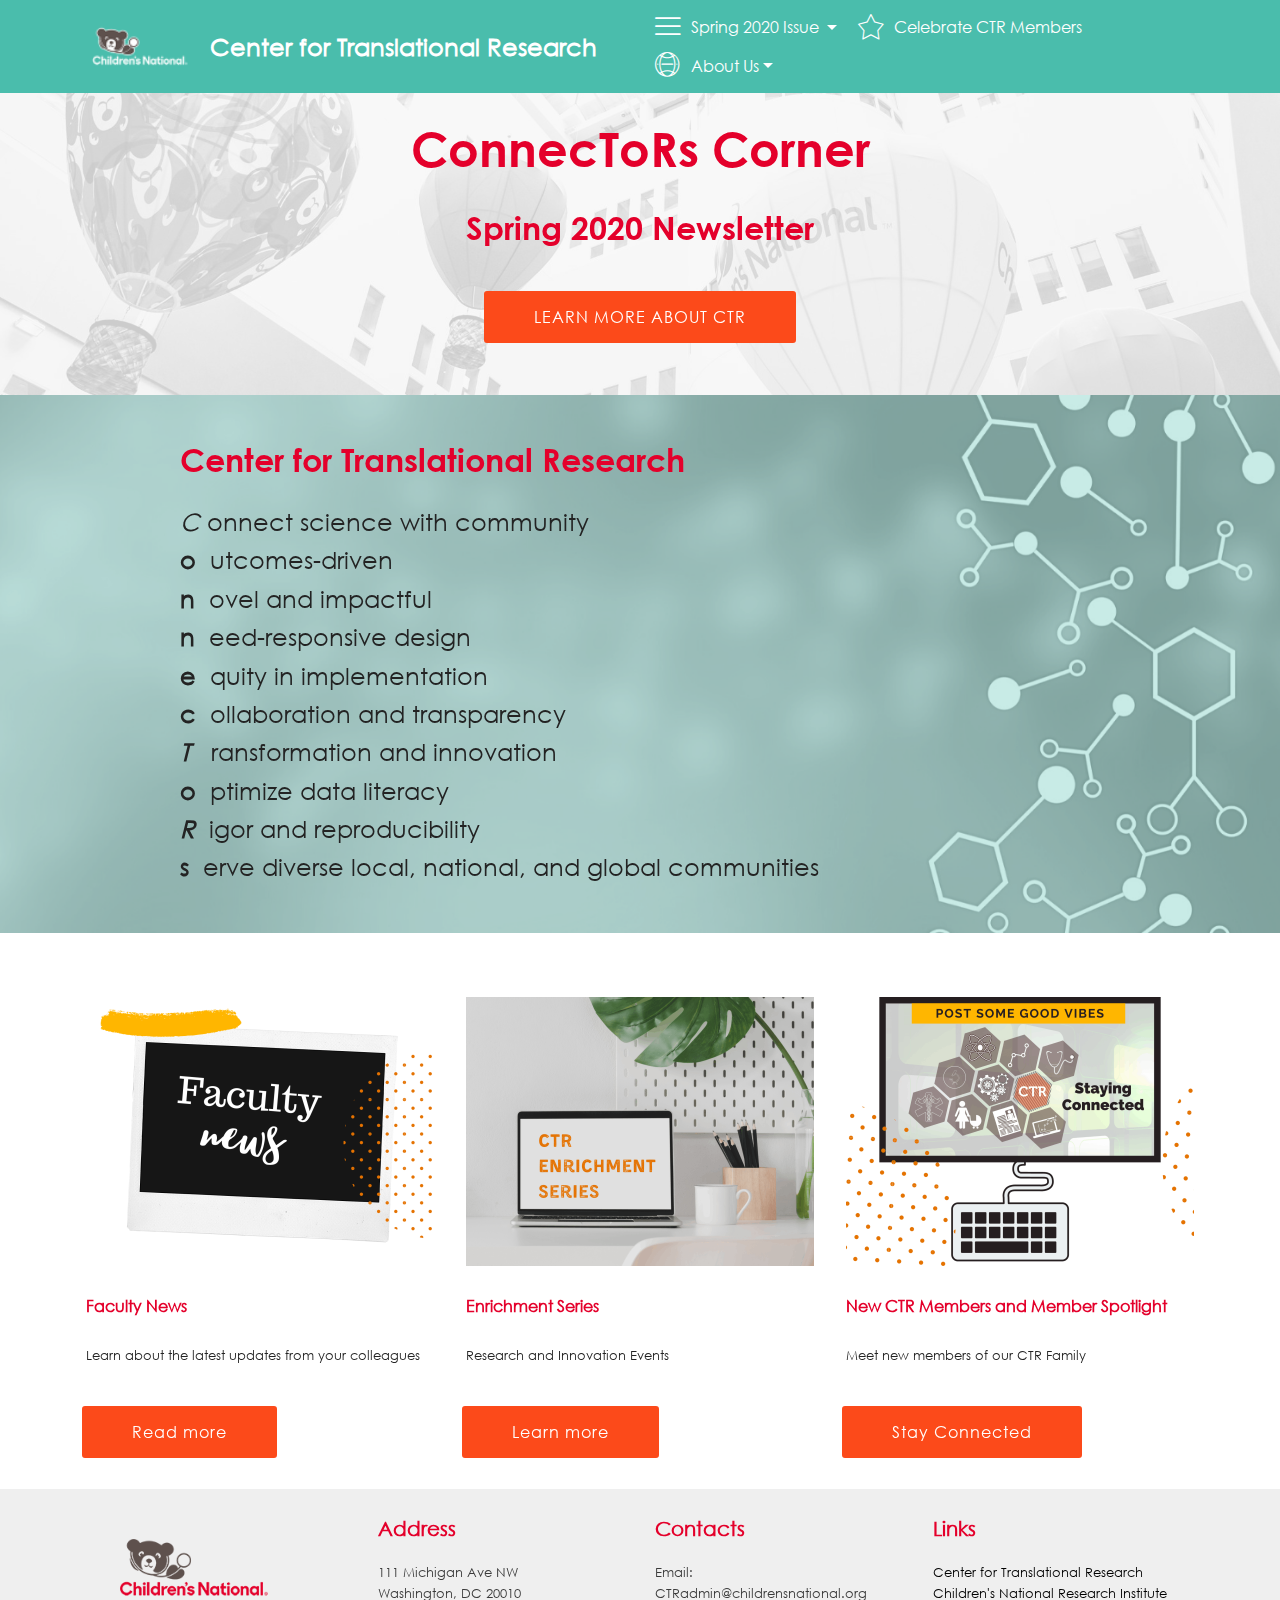
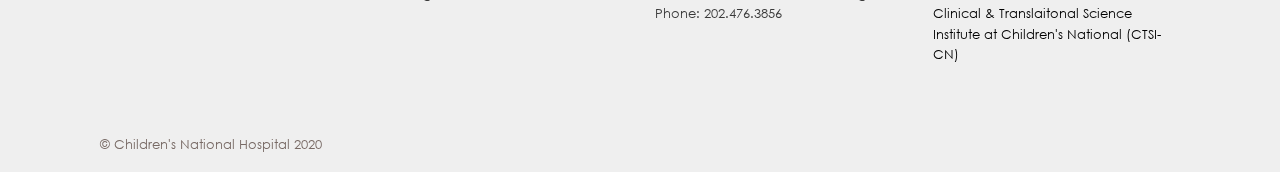
<file: index.html>
<!DOCTYPE html>
<html  >
<head>
  <!-- Site made with Mobirise Website Builder v4.11.2, https://mobirise.com -->
  <meta charset="UTF-8">
  <meta http-equiv="X-UA-Compatible" content="IE=edge">
  <meta name="generator" content="Mobirise v4.11.2, mobirise.com">
  <meta name="viewport" content="width=device-width, initial-scale=1, minimum-scale=1">
  <link rel="shortcut icon" href="assets/images/cn-pr-grad-3c-cmyk-sm-062017-128x85.png" type="image/x-icon">
  <meta name="description" content="">
  
  <title>Center for Translational Research</title>
  <link rel="stylesheet" href="assets/web/assets/mobirise-icons-bold/mobirise-icons-bold.css">
  <link rel="stylesheet" href="assets/web/assets/mobirise-icons/mobirise-icons.css">
  <link rel="stylesheet" href="assets/bootstrap/css/bootstrap.min.css">
  <link rel="stylesheet" href="assets/bootstrap/css/bootstrap-grid.min.css">
  <link rel="stylesheet" href="assets/bootstrap/css/bootstrap-reboot.min.css">
  <link rel="stylesheet" href="assets/tether/tether.min.css">
  <link rel="stylesheet" href="assets/socicon/css/styles.css">
  <link rel="stylesheet" href="assets/dropdown/css/style.css">
  <link rel="stylesheet" href="assets/theme/css/style.css">
  <link href="assets/fonts/style.css" rel="stylesheet">
  <link rel="preload" as="style" href="assets/mobirise/css/mbr-additional.css"><link rel="stylesheet" href="assets/mobirise/css/mbr-additional.css" type="text/css">
  
  
  
</head>
<body>
  <section class="menu cid-qTkzRZLJNu" once="menu" id="menu1-0">

    

    <nav class="navbar navbar-expand beta-menu navbar-dropdown align-items-center navbar-fixed-top navbar-toggleable-sm">
        <button class="navbar-toggler navbar-toggler-right" type="button" data-toggle="collapse" data-target="#navbarSupportedContent" aria-controls="navbarSupportedContent" aria-expanded="false" aria-label="Toggle navigation">
            <div class="hamburger">
                <span></span>
                <span></span>
                <span></span>
                <span></span>
            </div>
        </button>
        <div class="menu-logo">
            <div class="navbar-brand">
                <span class="navbar-logo">
                    <a href="https://childrensnational.org">
                         <img src="assets/images/cn-master-ol-whttxt-rgb-hires-sm-98x51.png" alt="Mobirise" title="" style="height: 3.8rem;">
                    </a>
                </span>
                <span class="navbar-caption-wrap"><a class="navbar-caption text-white display-5" href="https://childrensnational.org/research-and-education/center-for-translational-research" target="_blank">
                        Center for Translational Research</a></span>
            </div>
        </div>
        <div class="collapse navbar-collapse" id="navbarSupportedContent">
            <ul class="navbar-nav nav-dropdown nav-right" data-app-modern-menu="true"><li class="nav-item dropdown">
                    <a class="nav-link link dropdown-toggle text-white display-4" href="https://childrensnational.org/research-and-education/center-for-translational-research" data-toggle="dropdown-submenu" aria-expanded="true" target="_blank"><span class="mbrib-menu mbr-iconfont mbr-iconfont-btn"></span>Spring 2020 Issue&nbsp;</a><div class="dropdown-menu"><a class="dropdown-item text-white display-4" href="index.html" target="_blank">Homepage<br></a><a class="dropdown-item text-white display-4" href="FacultyNews.html" target="_blank">Faculty News<br></a><a class="dropdown-item text-white display-4" href="AroundResearch.html" target="_blank">Around Research</a><a class="dropdown-item text-white display-4" href="NewCTRMembers.html" aria-expanded="false" target="_blank">CTR Members</a><a class="dropdown-item text-white display-4" href="FacultyNews.html#features17-5q" target="_blank">Announcements<br></a><a class="dropdown-item text-white display-4" href="ResearchResources.html" target="_blank">Research Resources<br></a><div class="dropdown open"><a class="dropdown-item dropdown-toggle text-white display-4" href="https://childrensnational.org/research-and-education/center-for-translational-research" aria-expanded="true" target="_blank" data-toggle="dropdown-submenu">Archived Newsletters<br></a><div class="dropdown-menu dropdown-submenu"><a class="dropdown-item text-white display-4" href="assets/files/CTR_Connectors Corner_Spring 2019.pdf" aria-expanded="false" target="_blank">Spring 2019</a><a class="dropdown-item text-white display-4" href="assets/files/CTR_CC_Summer.2019.pdf" aria-expanded="false" target="_blank">Summer 2019<br></a><a class="dropdown-item text-white display-4" href="https://ctrinfo.github.io/NewsletterF19/" aria-expanded="false" target="_blank">Fall 2019<br></a><a class="dropdown-item text-white display-4" href="https://ctrinfo.github.io/NewsletterWinter2020/index.html" aria-expanded="false" target="_blank">Winter 2020<br></a></div></div></div>
                </li><li class="nav-item"><a class="nav-link link text-white display-4" href="CTRform.html" aria-expanded="false" target="_blank"><span class="mbri-star mbr-iconfont mbr-iconfont-btn"></span>Celebrate CTR Members</a></li><li class="nav-item dropdown">
                     <a class="nav-link link dropdown-toggle text-white display-4" href="https://childrensnational.org/research-and-education/center-for-translational-research" data-toggle="dropdown-submenu" aria-expanded="false"><span class="mbri-globe-2 mbr-iconfont mbr-iconfont-btn"></span>
                        
                        About Us</a><div class="dropdown-menu"><a class="dropdown-item text-white display-4" href="CTRLeadership.html" target="_blank">CTR Leadership</a><a class="dropdown-item text-white display-4" href="https://childrensnational.org/research-and-education/center-for-translational-research" target="_blank">CTR</a></div>
                </li></ul>
            
        </div>
    </nav>
</section>

<section class="engine"><a href="https://mobirise.info/l">free site templates</a></section><section class="cid-qTkA127IK8 mbr-parallax-background" id="header2-1">

    

    <div class="mbr-overlay" style="opacity: 0.8; background-color: rgb(255, 255, 255);"></div>

    <div class="container align-center">
        <div class="row justify-content-md-center">
            <div class="mbr-white col-md-10">
                <h1 class="mbr-section-title mbr-bold pb-3 mbr-fonts-style display-1"><span style="font-weight: normal;">ConnecToRs Corner</span></h1>
                
                <p class="mbr-text pb-3 mbr-fonts-style display-2">
                    Spring 2020 Newsletter<br></p>
                <div class="mbr-section-btn"><a class="btn btn-md btn-success display-4" href="https://childrensnational.org/research-and-education/center-for-translational-research" target="_blank">LEARN MORE ABOUT CTR</a></div>
            </div>
        </div>
    </div>
    
</section>

<section class="header1 cid-rIhiPmWmuo" id="header1-54">

    

    <div class="mbr-overlay" style="opacity: 0.3; background-color: rgb(74, 189, 172);">
    </div>

    <div class="container">
        <div class="row justify-content-md-center">
            <div class="mbr-white col-md-10">
                <h1 class="mbr-section-title align-center mbr-bold pb-3 mbr-fonts-style display-2">
                    C<span style="font-weight: normal;">enter for</span> T<span style="font-weight: normal;">ranslational </span>R<span style="font-weight: normal;">esearch</span></h1>
                
                <p class="mbr-text align-center pb-3 mbr-fonts-style display-5"><em>C </em>onnect science with community
<br><strong>o</strong> &nbsp;utcomes-driven&nbsp;<br><strong>n &nbsp;</strong>ovel and impactful
<br><strong>n</strong> &nbsp;eed-responsive design<br><strong>e &nbsp;</strong>quity in implementation
<br><strong>c &nbsp;</strong>ollaboration and transparency
<br><em><strong>T &nbsp;&nbsp;</strong></em>ransformation and innovation
<br><strong>o &nbsp;</strong>ptimize data literacy
<br><em><strong>R &nbsp;</strong></em>igor and reproducibility
<br><strong>s &nbsp;</strong>erve diverse local, national, and global communities</p>
                
            </div>
        </div>
    </div>

</section>

<section class="services1 cid-rYeChoxXxm" id="services1-6z">
    <!---->
    
    <!---->
    <!--Overlay-->
    
    <!--Container-->
    <div class="container">
        <div class="row justify-content-center">
            <!--Titles-->
            <div class="title pb-5 col-12">
                
                
            </div>
            <!--Card-1-->
            <div class="card col-12 col-md-6 p-3 col-lg-4">
                <div class="card-wrapper">
                    <div class="card-img">
                        <img src="assets/images/9-696x538.png" alt="Mobirise" title="">
                    </div>
                    <div class="card-box">
                        <h4 class="card-title mbr-fonts-style display-4"><strong>
                            Faculty News</strong></h4>
                        <p class="mbr-text mbr-fonts-style display-7">Learn about the latest updates from your colleagues</p>
                        <!--Btn-->
                        <div class="mbr-section-btn align-left"><a href="FacultyNews.html" class="btn btn-success display-4">Read more</a></div>
                    </div>
                </div>
            </div>
            <!--Card-2-->
            <div class="card col-12 col-md-6 p-3 col-lg-4">
                <div class="card-wrapper">
                    <div class="card-img">
                        <img src="assets/images/ctr-1-696x538.png" alt="Mobirise" title="">
                    </div>
                    <div class="card-box">
                        <h4 class="card-title mbr-fonts-style display-4"><strong>Enrichment Series</strong></h4>
                        <p class="mbr-text mbr-fonts-style display-7">
                            Research and Innovation Events</p>
                        <!--Btn-->
                        <div class="mbr-section-btn align-left"><a href="AroundResearch.html" class="btn btn-success display-4">Learn more</a></div>
                    </div>
                </div>
            </div>
            <!--Card-3-->
            <div class="card col-12 col-md-6 p-3 col-lg-4 last-child">
                <div class="card-wrapper">
                    <div class="card-img">
                        <img src="assets/images/12-696x538.png" alt="Mobirise" title="">
                    </div>
                    <div class="card-box">
                        <h4 class="card-title mbr-fonts-style display-4"><strong>New CTR Members and Member Spotlight</strong></h4>
                        <p class="mbr-text mbr-fonts-style display-7">
                            Meet new members of our CTR Family</p>
                        <!--Btn-->
                        <div class="mbr-section-btn align-left"><a href="NewCTRMembers.html" class="btn btn-success display-4">
                                Stay Connected</a></div>
                    </div>
                </div>
            </div>
            <!--Card-4-->
            
        </div>
    </div>
</section>

<section class="cid-qTkAaeaxX5" id="footer1-2">

    

    

    <div class="container">
        <div class="media-container-row content text-white">
            <div class="col-12 col-md-3">
                <div class="media-wrap">
                    <a href="https://childrensnational.org/">
                        <img src="assets/images/cn-master-rgb-hires-sm-229x120.png" alt="Mobirise" title="">
                    </a>
                </div>
            </div>
            <div class="col-12 col-md-3 mbr-fonts-style display-7">
                <h5 class="pb-3"><strong>
                    Address
                </strong></h5>
                <p class="mbr-text">111 Michigan Ave NW<br>Washington, DC 20010</p>
            </div>
            <div class="col-12 col-md-3 mbr-fonts-style display-7">
                <h5 class="pb-3"><strong>
                    Contacts
                </strong></h5>
                <p class="mbr-text">
                    Email: CTRadmin@childrensnational.org<br>Phone: 202.476.3856&nbsp;<br></p>
            </div>
            <div class="col-12 col-md-3 mbr-fonts-style display-7">
                <h5 class="pb-3"><strong>
                    Links
                </strong></h5>
                <p class="mbr-text"><a href="https://childrensnational.org/research-and-education/center-for-translational-research" target="_blank" class="text-black">Center for Translational Research</a><br><a href="https://childrensnational.org/research-and-education/about-cri" class="text-black" target="_blank">Children's National Research Institute</a><br><a href="https://ctsicn.org/" class="text-black">Clinical &amp; Translaitonal Science Institute at Children's National (CTSI-CN)</a><br><br></p>
            </div>
        </div>
        <div class="footer-lower">
            <div class="media-container-row">
                <div class="col-sm-12">
                    <hr>
                </div>
            </div>
            <div class="media-container-row mbr-white">
                <div class="col-sm-6 copyright">
                    <p class="mbr-text mbr-fonts-style display-7">
                        © Children's National Hospital 2020<br></p>
                </div>
                <div class="col-md-6">
                    
                </div>
            </div>
        </div>
    </div>
</section>


  <script src="assets/web/assets/jquery/jquery.min.js"></script>
  <script src="assets/popper/popper.min.js"></script>
  <script src="assets/bootstrap/js/bootstrap.min.js"></script>
  <script src="assets/smoothscroll/smooth-scroll.js"></script>
  <script src="assets/tether/tether.min.js"></script>
  <script src="assets/touchswipe/jquery.touch-swipe.min.js"></script>
  <script src="assets/parallax/jarallax.min.js"></script>
  <script src="assets/dropdown/js/nav-dropdown.js"></script>
  <script src="assets/dropdown/js/navbar-dropdown.js"></script>
  <script src="assets/theme/js/script.js"></script>
  
  
 <div id="scrollToTop" class="scrollToTop mbr-arrow-up"><a style="text-align: center;"><i class="mbr-arrow-up-icon mbr-arrow-up-icon-cm cm-icon cm-icon-smallarrow-up"></i></a></div>
  </body>
</html>
</file>
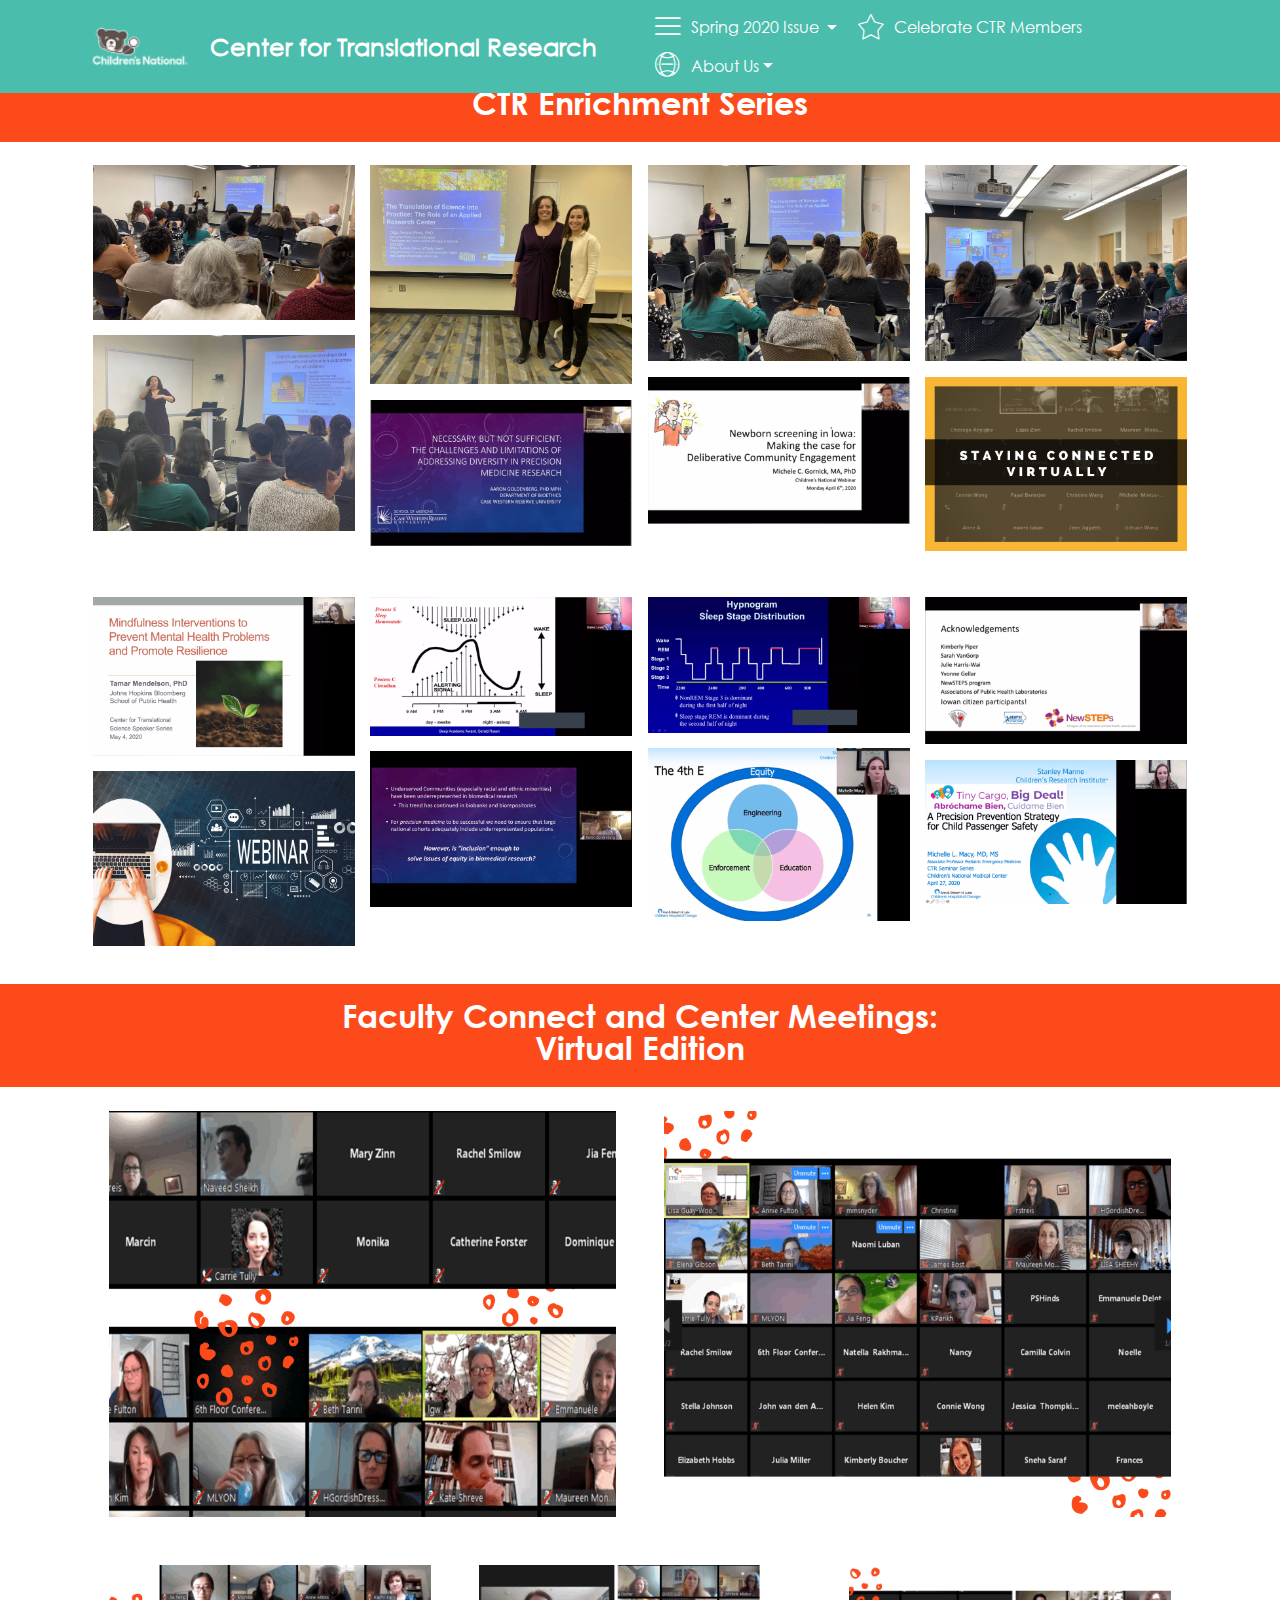
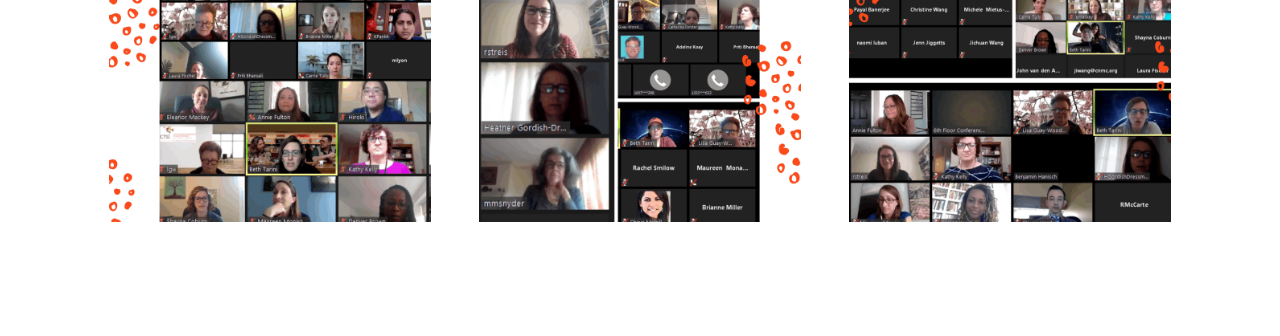
<file: AroundResearch.html>
<!DOCTYPE html>
<html  >
<head>
  <!-- Site made with Mobirise Website Builder v4.11.2, https://mobirise.com -->
  <meta charset="UTF-8">
  <meta http-equiv="X-UA-Compatible" content="IE=edge">
  <meta name="generator" content="Mobirise v4.11.2, mobirise.com">
  <meta name="viewport" content="width=device-width, initial-scale=1, minimum-scale=1">
  <link rel="shortcut icon" href="assets/images/cn-pr-grad-3c-cmyk-sm-062017-128x85.png" type="image/x-icon">
  <meta name="description" content="Web Page Maker Description">
  
  <title>AroundResearch</title>
  <link rel="stylesheet" href="assets/web/assets/mobirise-icons-bold/mobirise-icons-bold.css">
  <link rel="stylesheet" href="assets/web/assets/mobirise-icons/mobirise-icons.css">
  <link rel="stylesheet" href="assets/bootstrap/css/bootstrap.min.css">
  <link rel="stylesheet" href="assets/bootstrap/css/bootstrap-grid.min.css">
  <link rel="stylesheet" href="assets/bootstrap/css/bootstrap-reboot.min.css">
  <link rel="stylesheet" href="assets/dropdown/css/style.css">
  <link rel="stylesheet" href="assets/tether/tether.min.css">
  <link rel="stylesheet" href="assets/theme/css/style.css">
  <link rel="stylesheet" href="assets/gallery/style.css">
  <link href="assets/fonts/style.css" rel="stylesheet">
  <link rel="preload" as="style" href="assets/mobirise/css/mbr-additional.css"><link rel="stylesheet" href="assets/mobirise/css/mbr-additional.css" type="text/css">
  
  
  
</head>
<body>
  <section class="menu cid-qTkzRZLJNu" once="menu" id="menu1-1d">

    

    <nav class="navbar navbar-expand beta-menu navbar-dropdown align-items-center navbar-fixed-top navbar-toggleable-sm">
        <button class="navbar-toggler navbar-toggler-right" type="button" data-toggle="collapse" data-target="#navbarSupportedContent" aria-controls="navbarSupportedContent" aria-expanded="false" aria-label="Toggle navigation">
            <div class="hamburger">
                <span></span>
                <span></span>
                <span></span>
                <span></span>
            </div>
        </button>
        <div class="menu-logo">
            <div class="navbar-brand">
                <span class="navbar-logo">
                    <a href="https://childrensnational.org">
                         <img src="assets/images/cn-master-ol-whttxt-rgb-hires-sm-98x51.png" alt="Mobirise" title="" style="height: 3.8rem;">
                    </a>
                </span>
                <span class="navbar-caption-wrap"><a class="navbar-caption text-white display-5" href="https://childrensnational.org/research-and-education/center-for-translational-research" target="_blank">
                        Center for Translational Research</a></span>
            </div>
        </div>
        <div class="collapse navbar-collapse" id="navbarSupportedContent">
            <ul class="navbar-nav nav-dropdown nav-right" data-app-modern-menu="true"><li class="nav-item dropdown open">
                    <a class="nav-link link dropdown-toggle text-white display-4" href="https://childrensnational.org/research-and-education/center-for-translational-research" data-toggle="dropdown-submenu" aria-expanded="true" target="_blank"><span class="mbrib-menu mbr-iconfont mbr-iconfont-btn"></span>Spring 2020 Issue&nbsp;</a><div class="dropdown-menu"><a class="dropdown-item text-white display-4" href="index.html" target="_blank">Homepage<br></a><a class="dropdown-item text-white display-4" href="FacultyNews.html" target="_blank">Faculty News<br></a><a class="dropdown-item text-white display-4" href="AroundResearch.html" target="_blank">Around Research</a><a class="dropdown-item text-white display-4" href="NewCTRMembers.html" aria-expanded="false" target="_blank">CTR Members</a><a class="dropdown-item text-white display-4" href="FacultyNews.html#features17-5q" target="_blank">Announcements<br></a><a class="dropdown-item text-white display-4" href="ResearchResources.html" target="_blank">Research Resources<br></a><div class="dropdown open"><a class="dropdown-item dropdown-toggle text-white display-4" href="https://childrensnational.org/research-and-education/center-for-translational-research" aria-expanded="true" target="_blank" data-toggle="dropdown-submenu">Archived Newsletters<br></a><div class="dropdown-menu dropdown-submenu"><a class="dropdown-item text-white display-4" href="assets/files/CTR_Connectors Corner_Spring 2019.pdf" aria-expanded="false" target="_blank">Spring 2019</a><a class="dropdown-item text-white display-4" href="assets/files/CTR_CC_Summer.2019.pdf" aria-expanded="false" target="_blank">Summer 2019<br></a><a class="dropdown-item text-white display-4" href="https://ctrinfo.github.io/NewsletterF19/" aria-expanded="false" target="_blank">Fall 2019<br></a><a class="dropdown-item text-white display-4" href="https://ctrinfo.github.io/NewsletterWinter2020/index.html" aria-expanded="false" target="_blank">Winter 2020<br></a></div></div></div>
                </li><li class="nav-item"><a class="nav-link link text-white display-4" href="CTRform.html" aria-expanded="false" target="_blank"><span class="mbri-star mbr-iconfont mbr-iconfont-btn"></span>Celebrate CTR Members</a></li><li class="nav-item dropdown">
                     <a class="nav-link link dropdown-toggle text-white display-4" href="https://childrensnational.org/research-and-education/center-for-translational-research" data-toggle="dropdown-submenu" aria-expanded="false"><span class="mbri-globe-2 mbr-iconfont mbr-iconfont-btn"></span>
                        
                        About Us</a><div class="dropdown-menu"><a class="dropdown-item text-white display-4" href="CTRLeadership.html" target="_blank">CTR Leadership</a><a class="dropdown-item text-white display-4" href="https://childrensnational.org/research-and-education/center-for-translational-research" target="_blank">CTR</a></div>
                </li></ul>
            
        </div>
    </nav>
</section>

<section class="engine"><a href="https://mobirise.info/f">simple site maker</a></section><section class="mbr-section content4 cid-rDyaG03WOK" id="content4-30">

    

    <div class="container">
        <div class="media-container-row">
            <div class="title col-12 col-md-8">
                <h2 class="align-center pb-3 mbr-fonts-style display-2">
                    Enrichment Lecture Series</h2>
                
                
            </div>
        </div>
    </div>
</section>

<section class="mbr-section content4 cid-rCr3aJLLW8" id="content4-1v">

    

    <div class="container">
        <div class="media-container-row">
            <div class="title col-12 col-md-8">
                <h2 class="align-center pb-3 mbr-fonts-style display-2">
                    CTR Enrichment Series</h2>
                
                
            </div>
        </div>
    </div>
</section>

<section class="mbr-gallery mbr-slider-carousel cid-rZrrxYL4pC" id="gallery1-76">

    

    <div class="container">
        <div><!-- Filter --><!-- Gallery --><div class="mbr-gallery-row"><div class="mbr-gallery-layout-default"><div><div><div class="mbr-gallery-item mbr-gallery-item--p1" data-video-url="false" data-tags="Awesome"><div href="#lb-gallery1-76" data-slide-to="0" data-toggle="modal"><img src="assets/images/price-2-2000x1500-800x473.jpeg" alt="" title=""><span class="icon-focus"></span></div></div><div class="mbr-gallery-item mbr-gallery-item--p1" data-video-url="false" data-tags="Responsive"><div href="#lb-gallery1-76" data-slide-to="1" data-toggle="modal"><img src="assets/images/price-3-2000x1500-800x671.jpeg" alt="" title=""><span class="icon-focus"></span></div></div><div class="mbr-gallery-item mbr-gallery-item--p1" data-video-url="false" data-tags="Creative"><div href="#lb-gallery1-76" data-slide-to="2" data-toggle="modal"><img src="assets/images/price-3-2000x1500-800x600.jpg" alt="" title=""><span class="icon-focus"></span></div></div><div class="mbr-gallery-item mbr-gallery-item--p1" data-video-url="false" data-tags="Animated"><div href="#lb-gallery1-76" data-slide-to="3" data-toggle="modal"><img src="assets/images/price-4-2000x1500-800x600.jpg" alt="" title=""><span class="icon-focus"></span></div></div><div class="mbr-gallery-item mbr-gallery-item--p1" data-video-url="false" data-tags="Awesome"><div href="#lb-gallery1-76" data-slide-to="4" data-toggle="modal"><img src="assets/images/price-5-2000x1500-800x600.jpg" alt="" title=""><span class="icon-focus"></span></div></div><div class="mbr-gallery-item mbr-gallery-item--p1" data-video-url="false" data-tags="Awesome"><div href="#lb-gallery1-76" data-slide-to="5" data-toggle="modal"><img src="assets/images/gornick-1-1078x606-800x450.png" alt="" title=""><span class="icon-focus"></span></div></div><div class="mbr-gallery-item mbr-gallery-item--p1" data-video-url="false" data-tags="Responsive"><div href="#lb-gallery1-76" data-slide-to="6" data-toggle="modal"><img src="assets/images/zoom1a-1800x1200-800x533.png" alt="" title=""><span class="icon-focus"></span></div></div><div class="mbr-gallery-item mbr-gallery-item--p1" data-video-url="false" data-tags="Animated"><div href="#lb-gallery1-76" data-slide-to="7" data-toggle="modal"><img src="assets/images/goldenberg-1-1083x605-800x447.png" alt="" title=""><span class="icon-focus"></span></div></div></div></div><div class="clearfix"></div></div></div><!-- Lightbox --><div data-app-prevent-settings="" class="mbr-slider modal fade carousel slide" tabindex="-1" data-keyboard="true" data-interval="false" id="lb-gallery1-76"><div class="modal-dialog"><div class="modal-content"><div class="modal-body"><div class="carousel-inner"><div class="carousel-item active"><img src="assets/images/price-2-2000x1500.jpeg" alt="" title=""></div><div class="carousel-item"><img src="assets/images/price-3-2000x1500.jpeg" alt="" title=""></div><div class="carousel-item"><img src="assets/images/price-3-2000x1500.jpg" alt="" title=""></div><div class="carousel-item"><img src="assets/images/price-4-2000x1500.jpg" alt="" title=""></div><div class="carousel-item"><img src="assets/images/price-5-2000x1500.jpg" alt="" title=""></div><div class="carousel-item"><img src="assets/images/gornick-1-1078x606.png" alt="" title=""></div><div class="carousel-item"><img src="assets/images/zoom1a-1800x1200.png" alt="" title=""></div><div class="carousel-item"><img src="assets/images/goldenberg-1-1083x605.png" alt="" title=""></div></div><a class="carousel-control carousel-control-prev" role="button" data-slide="prev" href="#lb-gallery1-76"><span class="mbri-left mbr-iconfont" aria-hidden="true"></span><span class="sr-only">Previous</span></a><a class="carousel-control carousel-control-next" role="button" data-slide="next" href="#lb-gallery1-76"><span class="mbri-right mbr-iconfont" aria-hidden="true"></span><span class="sr-only">Next</span></a><a class="close" href="#" role="button" data-dismiss="modal"><span class="sr-only">Close</span></a></div></div></div></div></div>
    </div>

</section>

<section class="mbr-gallery mbr-slider-carousel cid-rZss27IKyR" id="gallery1-77">

    

    <div class="container">
        <div><!-- Filter --><!-- Gallery --><div class="mbr-gallery-row"><div class="mbr-gallery-layout-default"><div><div><div class="mbr-gallery-item mbr-gallery-item--p1" data-video-url="false" data-tags="Awesome"><div href="#lb-gallery1-77" data-slide-to="0" data-toggle="modal"><img src="assets/images/mendelson-1-996x604-800x485.png" alt="" title=""><span class="icon-focus"></span></div></div><div class="mbr-gallery-item mbr-gallery-item--p1" data-video-url="false" data-tags="Responsive"><div href="#lb-gallery1-77" data-slide-to="1" data-toggle="modal"><img src="assets/images/lewin-2-1131x599-800x424.png" alt="" title=""><span class="icon-focus"></span></div></div><div class="mbr-gallery-item mbr-gallery-item--p1" data-video-url="false" data-tags="Creative"><div href="#lb-gallery1-77" data-slide-to="2" data-toggle="modal"><img src="assets/images/lewin-1-1147x597-800x416.png" alt="" title=""><span class="icon-focus"></span></div></div><div class="mbr-gallery-item mbr-gallery-item--p1" data-video-url="false" data-tags="Animated"><div href="#lb-gallery1-77" data-slide-to="3" data-toggle="modal"><img src="assets/images/gornick-2-1073x603-800x450.png" alt="" title=""><span class="icon-focus"></span></div></div><div class="mbr-gallery-item mbr-gallery-item--p1" data-video-url="false" data-tags="Awesome"><div href="#lb-gallery1-77" data-slide-to="4" data-toggle="modal"><img src="assets/images/macy-2-885x585-800x529.png" alt="" title=""><span class="icon-focus"></span></div></div><div class="mbr-gallery-item mbr-gallery-item--p1" data-video-url="false" data-tags="Awesome"><div href="#lb-gallery1-77" data-slide-to="5" data-toggle="modal"><img src="assets/images/goldenberg-2-980x582-800x475.png" alt="" title=""><span class="icon-focus"></span></div></div><div class="mbr-gallery-item mbr-gallery-item--p1" data-video-url="false" data-tags="Responsive"><div href="#lb-gallery1-77" data-slide-to="6" data-toggle="modal"><img src="assets/images/macy-1-1102x604-800x438.png" alt="" title=""><span class="icon-focus"></span></div></div><div class="mbr-gallery-item mbr-gallery-item--p1" data-video-url="false" data-tags="Animated"><div href="#lb-gallery1-77" data-slide-to="7" data-toggle="modal"><img src="assets/images/zoom2-1800x1200-800x533.png" alt="" title=""><span class="icon-focus"></span></div></div></div></div><div class="clearfix"></div></div></div><!-- Lightbox --><div data-app-prevent-settings="" class="mbr-slider modal fade carousel slide" tabindex="-1" data-keyboard="true" data-interval="false" id="lb-gallery1-77"><div class="modal-dialog"><div class="modal-content"><div class="modal-body"><div class="carousel-inner"><div class="carousel-item"><img src="assets/images/mendelson-1-996x604.png" alt="" title=""></div><div class="carousel-item"><img src="assets/images/lewin-2-1131x599.png" alt="" title=""></div><div class="carousel-item"><img src="assets/images/lewin-1-1147x597.png" alt="" title=""></div><div class="carousel-item"><img src="assets/images/gornick-2-1073x603.png" alt="" title=""></div><div class="carousel-item"><img src="assets/images/macy-2-885x585.png" alt="" title=""></div><div class="carousel-item"><img src="assets/images/goldenberg-2-980x582.png" alt="" title=""></div><div class="carousel-item active"><img src="assets/images/macy-1-1102x604.png" alt="" title=""></div><div class="carousel-item"><img src="assets/images/zoom2-1800x1200.png" alt="" title=""></div></div><a class="carousel-control carousel-control-prev" role="button" data-slide="prev" href="#lb-gallery1-77"><span class="mbri-left mbr-iconfont" aria-hidden="true"></span><span class="sr-only">Previous</span></a><a class="carousel-control carousel-control-next" role="button" data-slide="next" href="#lb-gallery1-77"><span class="mbri-right mbr-iconfont" aria-hidden="true"></span><span class="sr-only">Next</span></a><a class="close" href="#" role="button" data-dismiss="modal"><span class="sr-only">Close</span></a></div></div></div></div></div>
    </div>

</section>

<section class="mbr-section content4 cid-rZsGF5FMaV" id="content4-78">

    

    <div class="container">
        <div class="media-container-row">
            <div class="title col-12 col-md-8">
                <h2 class="align-center pb-3 mbr-fonts-style display-2">
                    Faculty Connect and Center Meetings: <br>Virtual Edition</h2>
                
                
            </div>
        </div>
    </div>
</section>

<section class="mbr-gallery mbr-slider-carousel cid-rZt6YKc1bm" id="gallery4-7e">

    

    <div class="container">
        <div><!-- Gallery --><div class="gallery-row"><div class="mbr-gallery-layout-default"><div><div class="row-first row justify-content-center m-0"><div class="mbr-gallery-item col-lg-6 col-md-6 col-sm-12 p-4" data-video-url="false"><div href="#lb-gallery4-7e" data-slide-to="0" data-toggle="modal"><img src="assets/images/4-2000x1600-800x640.png" alt="" title=""><span class="icon-focus"></span></div></div><div class="mbr-gallery-item col-lg-6 col-md-6 col-sm-12 p-4" data-video-url="false"><div href="#lb-gallery4-7e" data-slide-to="1" data-toggle="modal"><img src="assets/images/5-2000x1600-800x640.png" alt="" title=""><span class="icon-focus"></span></div></div></div><div class="row-second row justify-content-center m-0"><div class="mbr-gallery-item col-lg-4 col-md-4 col-sm-12 p-4" data-video-url="false"><div href="#lb-gallery4-7e" data-slide-to="2" data-toggle="modal"><img src="assets/images/1-2000x1600-800x640.png" alt="" title=""><span class="icon-focus"></span></div></div><div class="mbr-gallery-item col-lg-4 col-md-4 col-sm-12 p-4" data-video-url="false"><div href="#lb-gallery4-7e" data-slide-to="3" data-toggle="modal"><img src="assets/images/2-2000x1600-800x640.png" alt="" title=""><span class="icon-focus"></span></div></div><div class="mbr-gallery-item col-lg-4 col-md-4 col-sm-12 p-4" data-video-url="false"><div href="#lb-gallery4-7e" data-slide-to="4" data-toggle="modal"><img src="assets/images/3-2000x1600-800x640.png" alt="" title=""><span class="icon-focus"></span></div></div></div></div><div class="clearfix"></div></div></div><!-- Lightbox --><div data-app-prevent-settings="" class="mbr-slider modal fade carousel slide" tabindex="-1" data-keyboard="true" data-interval="false" id="lb-gallery4-7e"><div class="modal-dialog"><div class="modal-content"><div class="modal-body"><div class="carousel-inner"><div class="carousel-item"><img src="assets/images/4-2000x1600.png" alt="" title=""></div><div class="carousel-item"><img src="assets/images/5-2000x1600.png" alt="" title=""></div><div class="carousel-item"><img src="assets/images/1-2000x1600.png" alt="" title=""></div><div class="carousel-item"><img src="assets/images/2-2000x1600.png" alt="" title=""></div><div class="carousel-item active"><img src="assets/images/3-2000x1600.png" alt="" title=""></div></div><a class="carousel-control carousel-control-prev" role="button" data-slide="prev" href="#lb-gallery4-7e"><span class="mbri-left mbr-iconfont" aria-hidden="true"></span><span class="sr-only">Previous</span></a><a class="carousel-control carousel-control-next" role="button" data-slide="next" href="#lb-gallery4-7e"><span class="mbri-right mbr-iconfont" aria-hidden="true"></span><span class="sr-only">Next</span></a><a class="close" href="#" role="button" data-dismiss="modal"><span class="sr-only">Close</span></a></div></div></div></div></div>
    </div>

</section>


  <script src="assets/popper/popper.min.js"></script>
  <script src="assets/web/assets/jquery/jquery.min.js"></script>
  <script src="assets/bootstrap/js/bootstrap.min.js"></script>
  <script src="assets/bootstrapcarouselswipe/bootstrap-carousel-swipe.js"></script>
  <script src="assets/dropdown/js/nav-dropdown.js"></script>
  <script src="assets/dropdown/js/navbar-dropdown.js"></script>
  <script src="assets/touchswipe/jquery.touch-swipe.min.js"></script>
  <script src="assets/masonry/masonry.pkgd.min.js"></script>
  <script src="assets/imagesloaded/imagesloaded.pkgd.min.js"></script>
  <script src="assets/smoothscroll/smooth-scroll.js"></script>
  <script src="assets/tether/tether.min.js"></script>
  <script src="assets/vimeoplayer/jquery.mb.vimeo_player.js"></script>
  <script src="assets/theme/js/script.js"></script>
  <script src="assets/slidervideo/script.js"></script>
  <script src="assets/gallery/player.min.js"></script>
  <script src="assets/gallery/script.js"></script>
  
  
 <div id="scrollToTop" class="scrollToTop mbr-arrow-up"><a style="text-align: center;"><i class="mbr-arrow-up-icon mbr-arrow-up-icon-cm cm-icon cm-icon-smallarrow-up"></i></a></div>
  </body>
</html>
</file>
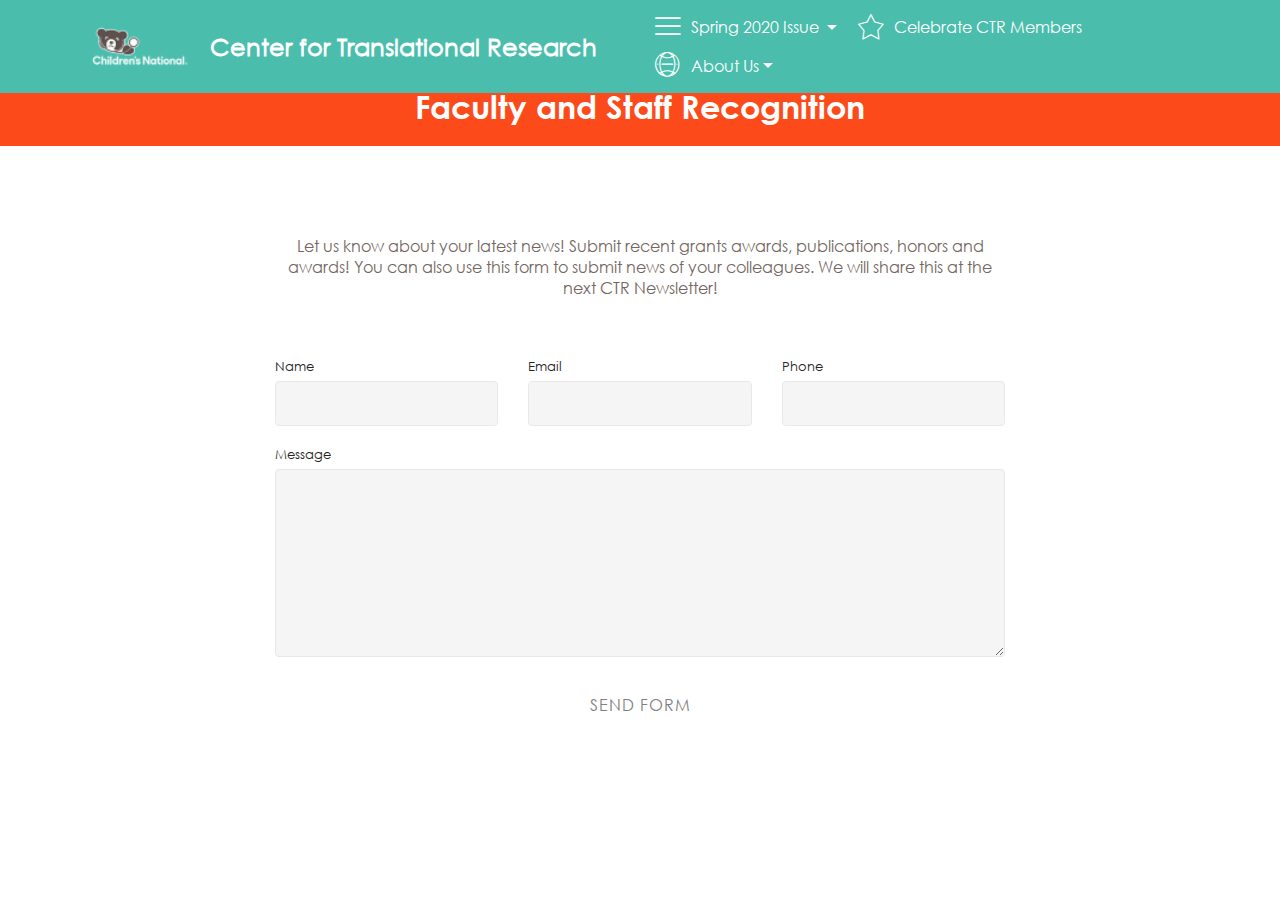
<file: CTRform.html>
<!DOCTYPE html>
<html  >
<head>
  <!-- Site made with Mobirise Website Builder v4.11.2, https://mobirise.com -->
  <meta charset="UTF-8">
  <meta http-equiv="X-UA-Compatible" content="IE=edge">
  <meta name="generator" content="Mobirise v4.11.2, mobirise.com">
  <meta name="viewport" content="width=device-width, initial-scale=1, minimum-scale=1">
  <link rel="shortcut icon" href="assets/images/cn-pr-grad-3c-cmyk-sm-062017-128x85.png" type="image/x-icon">
  <meta name="description" content="Web Page Maker Description">
  
  <title>CTR_AchievementForm</title>
  <link rel="stylesheet" href="assets/web/assets/mobirise-icons-bold/mobirise-icons-bold.css">
  <link rel="stylesheet" href="assets/web/assets/mobirise-icons/mobirise-icons.css">
  <link rel="stylesheet" href="assets/bootstrap/css/bootstrap.min.css">
  <link rel="stylesheet" href="assets/bootstrap/css/bootstrap-grid.min.css">
  <link rel="stylesheet" href="assets/bootstrap/css/bootstrap-reboot.min.css">
  <link rel="stylesheet" href="assets/tether/tether.min.css">
  <link rel="stylesheet" href="assets/dropdown/css/style.css">
  <link rel="stylesheet" href="assets/theme/css/style.css">
  <link href="assets/fonts/style.css" rel="stylesheet">
  <link rel="preload" as="style" href="assets/mobirise/css/mbr-additional.css"><link rel="stylesheet" href="assets/mobirise/css/mbr-additional.css" type="text/css">
  
  
  
</head>
<body>
  <section class="menu cid-qTkzRZLJNu" once="menu" id="menu1-1k">

    

    <nav class="navbar navbar-expand beta-menu navbar-dropdown align-items-center navbar-fixed-top navbar-toggleable-sm">
        <button class="navbar-toggler navbar-toggler-right" type="button" data-toggle="collapse" data-target="#navbarSupportedContent" aria-controls="navbarSupportedContent" aria-expanded="false" aria-label="Toggle navigation">
            <div class="hamburger">
                <span></span>
                <span></span>
                <span></span>
                <span></span>
            </div>
        </button>
        <div class="menu-logo">
            <div class="navbar-brand">
                <span class="navbar-logo">
                    <a href="https://childrensnational.org">
                         <img src="assets/images/cn-master-ol-whttxt-rgb-hires-sm-98x51.png" alt="Mobirise" title="" style="height: 3.8rem;">
                    </a>
                </span>
                <span class="navbar-caption-wrap"><a class="navbar-caption text-white display-5" href="https://childrensnational.org/research-and-education/center-for-translational-research" target="_blank">
                        Center for Translational Research</a></span>
            </div>
        </div>
        <div class="collapse navbar-collapse" id="navbarSupportedContent">
            <ul class="navbar-nav nav-dropdown nav-right" data-app-modern-menu="true"><li class="nav-item dropdown open">
                    <a class="nav-link link dropdown-toggle text-white display-4" href="https://childrensnational.org/research-and-education/center-for-translational-research" data-toggle="dropdown-submenu" aria-expanded="true" target="_blank"><span class="mbrib-menu mbr-iconfont mbr-iconfont-btn"></span>Spring 2020 Issue&nbsp;</a><div class="dropdown-menu"><a class="dropdown-item text-white display-4" href="index.html" target="_blank">Homepage<br></a><a class="dropdown-item text-white display-4" href="FacultyNews.html" target="_blank">Faculty News<br></a><a class="dropdown-item text-white display-4" href="AroundResearch.html" target="_blank">Around Research</a><a class="dropdown-item text-white display-4" href="NewCTRMembers.html" aria-expanded="false" target="_blank">CTR Members</a><a class="dropdown-item text-white display-4" href="FacultyNews.html#features17-5q" target="_blank">Announcements<br></a><a class="dropdown-item text-white display-4" href="ResearchResources.html" target="_blank">Research Resources<br></a><div class="dropdown open"><a class="dropdown-item dropdown-toggle text-white display-4" href="https://childrensnational.org/research-and-education/center-for-translational-research" aria-expanded="true" target="_blank" data-toggle="dropdown-submenu">Archived Newsletters<br></a><div class="dropdown-menu dropdown-submenu"><a class="dropdown-item text-white display-4" href="assets/files/CTR_Connectors Corner_Spring 2019.pdf" aria-expanded="false" target="_blank">Spring 2019</a><a class="dropdown-item text-white display-4" href="assets/files/CTR_CC_Summer.2019.pdf" aria-expanded="false" target="_blank">Summer 2019<br></a><a class="dropdown-item text-white display-4" href="https://ctrinfo.github.io/NewsletterF19/" aria-expanded="false" target="_blank">Fall 2019<br></a><a class="dropdown-item text-white display-4" href="https://ctrinfo.github.io/NewsletterWinter2020/index.html" aria-expanded="false" target="_blank">Winter 2020<br></a></div></div></div>
                </li><li class="nav-item"><a class="nav-link link text-white display-4" href="CTRform.html" aria-expanded="false" target="_blank"><span class="mbri-star mbr-iconfont mbr-iconfont-btn"></span>Celebrate CTR Members</a></li><li class="nav-item dropdown">
                     <a class="nav-link link dropdown-toggle text-white display-4" href="https://childrensnational.org/research-and-education/center-for-translational-research" data-toggle="dropdown-submenu" aria-expanded="false"><span class="mbri-globe-2 mbr-iconfont mbr-iconfont-btn"></span>
                        
                        About Us</a><div class="dropdown-menu"><a class="dropdown-item text-white display-4" href="CTRLeadership.html" target="_blank">CTR Leadership</a><a class="dropdown-item text-white display-4" href="https://childrensnational.org/research-and-education/center-for-translational-research" target="_blank">CTR</a></div>
                </li></ul>
            
        </div>
    </nav>
</section>

<section class="engine"><a href="https://mobirise.info/o">free portfolio web templates</a></section><section class="mbr-section content4 cid-rDh8S9MgNt" id="content4-2t">

    

    <div class="container">
        <div class="media-container-row">
            <div class="title col-12 col-md-8">
                <h2 class="align-center pb-3 mbr-fonts-style display-2">
                    Faculty and Staff Recognition</h2>
                
                
            </div>
        </div>
    </div>
</section>

<section class="mbr-section form1 cid-rDh7GJwcqT" id="form1-2r">

    

    
    <div class="container">
        <div class="row justify-content-center">
            <div class="title col-12 col-lg-8">
                
                <h3 class="mbr-section-subtitle align-center mbr-light pb-3 mbr-fonts-style display-4">
                    Let us know about your latest news! Submit recent grants awards, publications, honors and awards! You can also use this form to submit news of your colleagues. We will share this at the next CTR Newsletter!</h3>
            </div>
        </div>
    </div>
    <div class="container">
        <div class="row justify-content-center">
            <div class="media-container-column col-lg-8" data-form-type="formoid">
                <!---Formbuilder Form--->
                <form action="https://mobirise.com/" method="POST" class="mbr-form form-with-styler" data-form-title="Mobirise Form"><input type="hidden" name="email" data-form-email="true" value="f/z/S0Jt+niPc9QMGuaK9ihJVN3aGml5s8dRCulNfMmpbnuqBrg1hWnm6bvqkmkSxs2KXhq8ay0BLmgEt/lFU7FA+oXUQ2MAFcOUsHgBHU2BKP5o2oEOGrHt3s0kTbk8">
                    <div class="row">
                        <div hidden="hidden" data-form-alert="" class="alert alert-success col-12">Thanks for filling out the form!</div>
                        <div hidden="hidden" data-form-alert-danger="" class="alert alert-danger col-12">
                        </div>
                    </div>
                    <div class="dragArea row">
                        <div class="col-md-4  form-group" data-for="name">
                            <label for="name-form1-2r" class="form-control-label mbr-fonts-style display-7">Name</label>
                            <input type="text" name="name" data-form-field="Name" required="required" class="form-control display-7" id="name-form1-2r">
                        </div>
                        <div class="col-md-4  form-group" data-for="email">
                            <label for="email-form1-2r" class="form-control-label mbr-fonts-style display-7">Email</label>
                            <input type="email" name="email" data-form-field="Email" required="required" class="form-control display-7" id="email-form1-2r">
                        </div>
                        <div data-for="phone" class="col-md-4  form-group">
                            <label for="phone-form1-2r" class="form-control-label mbr-fonts-style display-7">Phone</label>
                            <input type="tel" name="phone" data-form-field="Phone" class="form-control display-7" id="phone-form1-2r">
                        </div>
                        <div data-for="message" class="col-md-12 form-group">
                            <label for="message-form1-2r" class="form-control-label mbr-fonts-style display-7">Message</label>
                            <textarea name="message" data-form-field="Message" class="form-control display-7" id="message-form1-2r"></textarea>
                        </div>
                        <div class="col-md-12 input-group-btn align-center"><button type="submit" class="btn btn-form btn-danger display-4">SEND FORM</button></div>
                    </div>
                </form><!---Formbuilder Form--->
            </div>
        </div>
    </div>
</section>


  <script src="assets/web/assets/jquery/jquery.min.js"></script>
  <script src="assets/popper/popper.min.js"></script>
  <script src="assets/bootstrap/js/bootstrap.min.js"></script>
  <script src="assets/tether/tether.min.js"></script>
  <script src="assets/dropdown/js/nav-dropdown.js"></script>
  <script src="assets/dropdown/js/navbar-dropdown.js"></script>
  <script src="assets/touchswipe/jquery.touch-swipe.min.js"></script>
  <script src="assets/smoothscroll/smooth-scroll.js"></script>
  <script src="assets/theme/js/script.js"></script>
  <script src="assets/formoid/formoid.min.js"></script>
  
  
 <div id="scrollToTop" class="scrollToTop mbr-arrow-up"><a style="text-align: center;"><i class="mbr-arrow-up-icon mbr-arrow-up-icon-cm cm-icon cm-icon-smallarrow-up"></i></a></div>
  </body>
</html>
</file>
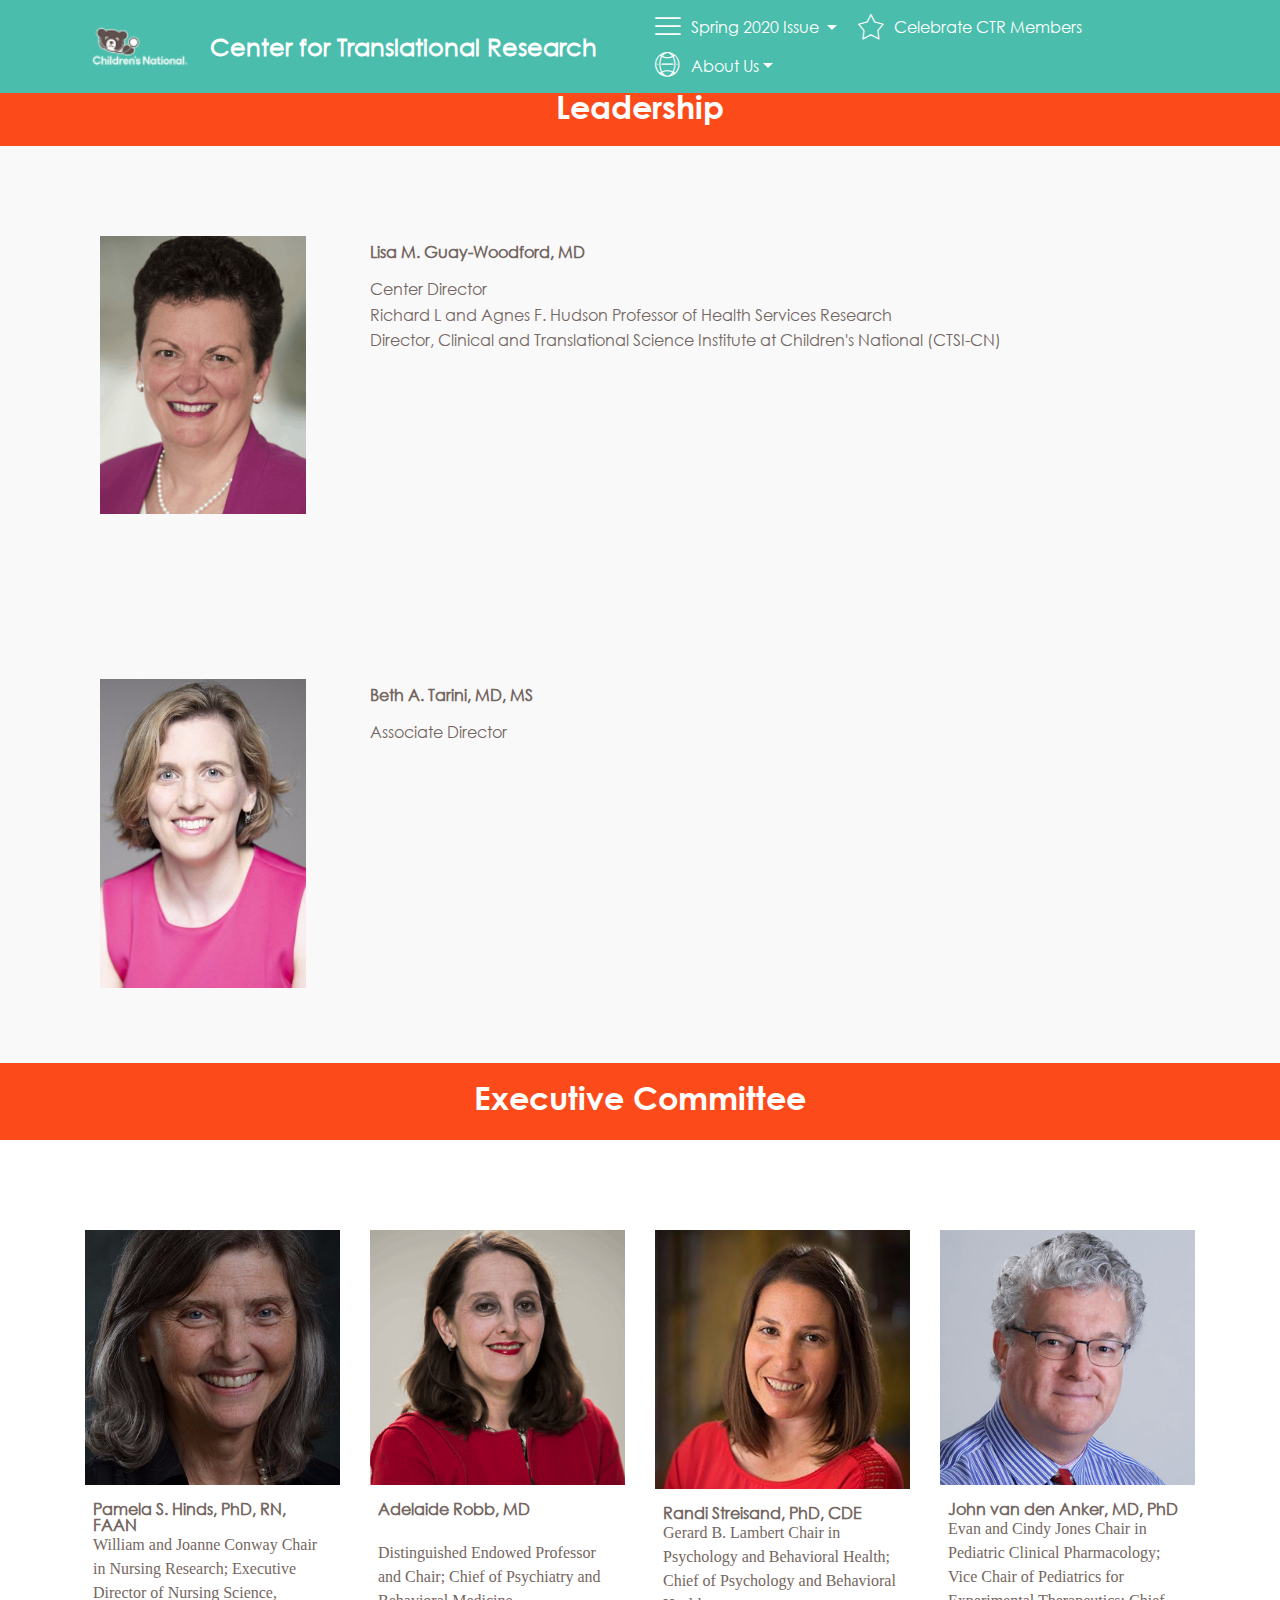
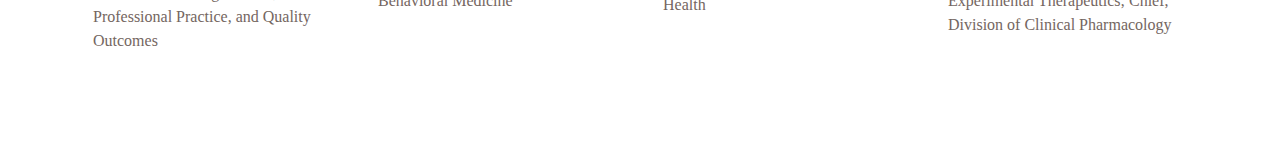
<file: CTRLeadership.html>
<!DOCTYPE html>
<html  >
<head>
  <!-- Site made with Mobirise Website Builder v4.11.2, https://mobirise.com -->
  <meta charset="UTF-8">
  <meta http-equiv="X-UA-Compatible" content="IE=edge">
  <meta name="generator" content="Mobirise v4.11.2, mobirise.com">
  <meta name="viewport" content="width=device-width, initial-scale=1, minimum-scale=1">
  <link rel="shortcut icon" href="assets/images/cn-pr-grad-3c-cmyk-sm-062017-128x85.png" type="image/x-icon">
  <meta name="description" content="Website Maker Description">
  
  <title>CTR_Leadership</title>
  <link rel="stylesheet" href="assets/web/assets/mobirise-icons-bold/mobirise-icons-bold.css">
  <link rel="stylesheet" href="assets/web/assets/mobirise-icons/mobirise-icons.css">
  <link rel="stylesheet" href="assets/bootstrap/css/bootstrap.min.css">
  <link rel="stylesheet" href="assets/bootstrap/css/bootstrap-grid.min.css">
  <link rel="stylesheet" href="assets/bootstrap/css/bootstrap-reboot.min.css">
  <link rel="stylesheet" href="assets/tether/tether.min.css">
  <link rel="stylesheet" href="assets/dropdown/css/style.css">
  <link rel="stylesheet" href="assets/socicon/css/styles.css">
  <link rel="stylesheet" href="assets/theme/css/style.css">
  <link href="assets/fonts/style.css" rel="stylesheet">
  <link rel="preload" as="style" href="assets/mobirise/css/mbr-additional.css"><link rel="stylesheet" href="assets/mobirise/css/mbr-additional.css" type="text/css">
  
  
  
</head>
<body>
  <section class="menu cid-qTkzRZLJNu" once="menu" id="menu1-10">

    

    <nav class="navbar navbar-expand beta-menu navbar-dropdown align-items-center navbar-fixed-top navbar-toggleable-sm">
        <button class="navbar-toggler navbar-toggler-right" type="button" data-toggle="collapse" data-target="#navbarSupportedContent" aria-controls="navbarSupportedContent" aria-expanded="false" aria-label="Toggle navigation">
            <div class="hamburger">
                <span></span>
                <span></span>
                <span></span>
                <span></span>
            </div>
        </button>
        <div class="menu-logo">
            <div class="navbar-brand">
                <span class="navbar-logo">
                    <a href="https://childrensnational.org">
                         <img src="assets/images/cn-master-ol-whttxt-rgb-hires-sm-98x51.png" alt="Mobirise" title="" style="height: 3.8rem;">
                    </a>
                </span>
                <span class="navbar-caption-wrap"><a class="navbar-caption text-white display-5" href="https://childrensnational.org/research-and-education/center-for-translational-research" target="_blank">
                        Center for Translational Research</a></span>
            </div>
        </div>
        <div class="collapse navbar-collapse" id="navbarSupportedContent">
            <ul class="navbar-nav nav-dropdown nav-right" data-app-modern-menu="true"><li class="nav-item dropdown open">
                    <a class="nav-link link dropdown-toggle text-white display-4" href="https://childrensnational.org/research-and-education/center-for-translational-research" data-toggle="dropdown-submenu" aria-expanded="true" target="_blank"><span class="mbrib-menu mbr-iconfont mbr-iconfont-btn"></span>Spring 2020 Issue&nbsp;</a><div class="dropdown-menu"><a class="dropdown-item text-white display-4" href="index.html" target="_blank">Homepage<br></a><a class="dropdown-item text-white display-4" href="FacultyNews.html" target="_blank">Faculty News<br></a><a class="dropdown-item text-white display-4" href="AroundResearch.html" target="_blank">Around Research</a><a class="dropdown-item text-white display-4" href="NewCTRMembers.html" aria-expanded="false" target="_blank">CTR Members</a><a class="dropdown-item text-white display-4" href="FacultyNews.html#features17-5q" target="_blank">Announcements<br></a><a class="dropdown-item text-white display-4" href="ResearchResources.html" target="_blank">Research Resources<br></a><div class="dropdown open"><a class="dropdown-item dropdown-toggle text-white display-4" href="https://childrensnational.org/research-and-education/center-for-translational-research" aria-expanded="true" target="_blank" data-toggle="dropdown-submenu">Archived Newsletters<br></a><div class="dropdown-menu dropdown-submenu"><a class="dropdown-item text-white display-4" href="assets/files/CTR_Connectors Corner_Spring 2019.pdf" aria-expanded="false" target="_blank">Spring 2019</a><a class="dropdown-item text-white display-4" href="assets/files/CTR_CC_Summer.2019.pdf" aria-expanded="false" target="_blank">Summer 2019<br></a><a class="dropdown-item text-white display-4" href="https://ctrinfo.github.io/NewsletterF19/" aria-expanded="false" target="_blank">Fall 2019<br></a><a class="dropdown-item text-white display-4" href="https://ctrinfo.github.io/NewsletterWinter2020/index.html" aria-expanded="false" target="_blank">Winter 2020<br></a></div></div></div>
                </li><li class="nav-item"><a class="nav-link link text-white display-4" href="CTRform.html" aria-expanded="false" target="_blank"><span class="mbri-star mbr-iconfont mbr-iconfont-btn"></span>Celebrate CTR Members</a></li><li class="nav-item dropdown">
                     <a class="nav-link link dropdown-toggle text-white display-4" href="https://childrensnational.org/research-and-education/center-for-translational-research" data-toggle="dropdown-submenu" aria-expanded="false"><span class="mbri-globe-2 mbr-iconfont mbr-iconfont-btn"></span>
                        
                        About Us</a><div class="dropdown-menu"><a class="dropdown-item text-white display-4" href="CTRLeadership.html" target="_blank">CTR Leadership</a><a class="dropdown-item text-white display-4" href="https://childrensnational.org/research-and-education/center-for-translational-research" target="_blank">CTR</a></div>
                </li></ul>
            
        </div>
    </nav>
</section>

<section class="engine"><a href="https://mobirise.info/i">web creation software</a></section><section class="mbr-section content4 cid-rBXvpV2Syo" id="content4-1z">

    

    <div class="container">
        <div class="media-container-row">
            <div class="title col-12 col-md-8">
                <h2 class="align-center pb-3 mbr-fonts-style display-2">
                    Leadership</h2>
                
                
            </div>
        </div>
    </div>
</section>

<section class="services2 cid-rBX0SGFew5" id="services2-1y">
    <!---->
    
    <!---->
    <!--Overlay-->
    
    <!--Container-->
    <div class="container">
        <div class="col-md-12">
            <div class="media-container-row">
                <div class="mbr-figure" style="width: 25%;">
                    <img src="assets/images/guay-woodford-l-3-525x525.png" alt="Mobirise" title="">
                </div>
                <div class="align-left aside-content">
                    <h2 class="mbr-title pt-2 mbr-fonts-style display-4"><strong>
                        Lisa M. Guay-Woodford, MD</strong></h2>
                    <div class="mbr-section-text">
                        <p class="mbr-text text1 pt-2 mbr-light mbr-fonts-style display-4">
                            Center Director<br>Richard L and Agnes F. Hudson Professor of Health Services Research
<br>Director, Clinical and Translational Science Institute at Children's National (CTSI-CN)<br></p>
                        
                    </div>
                    <!--Btn-->
                    
                </div>
            </div>
        </div>
    </div>
</section>

<section class="services2 cid-rBX0hnNLCX" id="services2-1x">
    <!---->
    
    <!---->
    <!--Overlay-->
    
    <!--Container-->
    <div class="container">
        <div class="col-md-12">
            <div class="media-container-row">
                <div class="mbr-figure" style="width: 25%;">
                    <img src="assets/images/beth-anne-tarini-1-412x618.jpeg" alt="Mobirise" title="">
                </div>
                <div class="align-left aside-content">
                    <h2 class="mbr-title pt-2 mbr-fonts-style display-4"><strong>
                        Beth A. Tarini, MD, MS</strong><br></h2>
                    <div class="mbr-section-text">
                        <p class="mbr-text text1 pt-2 mbr-light mbr-fonts-style display-4">
                            Associate Director<br><br></p>
                        
                    </div>
                    <!--Btn-->
                    
                </div>
            </div>
        </div>
    </div>
</section>

<section class="header1 cid-rBZcUy69M6" id="header16-1e">

    

    

    <div class="container">
        <div class="row justify-content-md-center">
            <div class="col-md-10 align-center">
                <h1 class="mbr-section-title mbr-bold pb-3 mbr-fonts-style display-2"><span style="font-weight: normal;">
                    Executive </span>Committee</h1>
                
                
                
            </div>
        </div>
    </div>

</section>

<section class="team1 cid-rBzYSU9XD6" id="team1-18">
    
    
    
    <div class="container align-center">
        
        
        <div class="row media-row">
            
        <div class="team-item col-lg-3 col-md-6">
                <div class="item-image">
                    <img src="assets/images/pam-hinds-cnmc-510x766.jpeg" alt="" title="">
                </div>
                <div class="item-caption py-3">
                    <div class="item-name px-2">
                        <p class="mbr-fonts-style display-4"><strong>
                           Pamela S. Hinds, PhD, RN, FAAN</strong></p>
                    </div>
                    <div class="item-role px-2">
                        <p>William and Joanne Conway Chair in Nursing Research; Executive Director of Nursing Science, Professional Practice, and Quality Outcomes</p>
                    </div>
                    
                </div>
            </div><div class="team-item col-lg-3 col-md-6">
                <div class="item-image">
                    <img src="assets/images/robb-a-510x510.png" alt="" title="">
                </div>
                <div class="item-caption py-3">
                    <div class="item-name px-2">
                        <p class="mbr-fonts-style display-4"><strong>
                           Adelaide Robb, MD</strong></p>
                    </div>
                    <div class="item-role px-2">
                        <p><br>Distinguished Endowed Professor and Chair; Chief of Psychiatry and Behavioral Medicine</p>
                    </div>
                    
                </div>
            </div><div class="team-item col-lg-3 col-md-6">
                <div class="item-image">
                    <img src="assets/images/randi-streisand-5-300x400.jpeg" alt="" title="">
                </div>
                <div class="item-caption py-3">
                    <div class="item-name px-2">
                        <p class="mbr-fonts-style display-4"><strong>
                           Randi Streisand, PhD, CDE</strong></p>
                    </div>
                    <div class="item-role px-2">
                        <p>Gerard B. Lambert Chair in Psychology and Behavioral Health; Chief of Psychology and Behavioral Health</p>
                    </div>
                    
                </div>
            </div><div class="team-item col-lg-3 col-md-6">
                <div class="item-image">
                    <img src="assets/images/johannes-325x325.jpg" alt="" title="">
                </div>
                <div class="item-caption py-3">
                    <div class="item-name px-2">
                        <p class="mbr-fonts-style display-4"><strong>
                           John van den Anker, MD, PhD</strong></p>
                    </div>
                    <div class="item-role px-2">
                        <p>Evan and Cindy Jones Chair in Pediatric Clinical Pharmacology; Vice Chair of Pediatrics for Experimental Therapeutics; Chief, Division of Clinical Pharmacology</p>
                    </div>
                    
                </div>
            </div></div>    
    </div>
</section>


  <script src="assets/web/assets/jquery/jquery.min.js"></script>
  <script src="assets/popper/popper.min.js"></script>
  <script src="assets/bootstrap/js/bootstrap.min.js"></script>
  <script src="assets/tether/tether.min.js"></script>
  <script src="assets/dropdown/js/nav-dropdown.js"></script>
  <script src="assets/dropdown/js/navbar-dropdown.js"></script>
  <script src="assets/touchswipe/jquery.touch-swipe.min.js"></script>
  <script src="assets/smoothscroll/smooth-scroll.js"></script>
  <script src="assets/theme/js/script.js"></script>
  
  
 <div id="scrollToTop" class="scrollToTop mbr-arrow-up"><a style="text-align: center;"><i class="mbr-arrow-up-icon mbr-arrow-up-icon-cm cm-icon cm-icon-smallarrow-up"></i></a></div>
  </body>
</html>
</file>
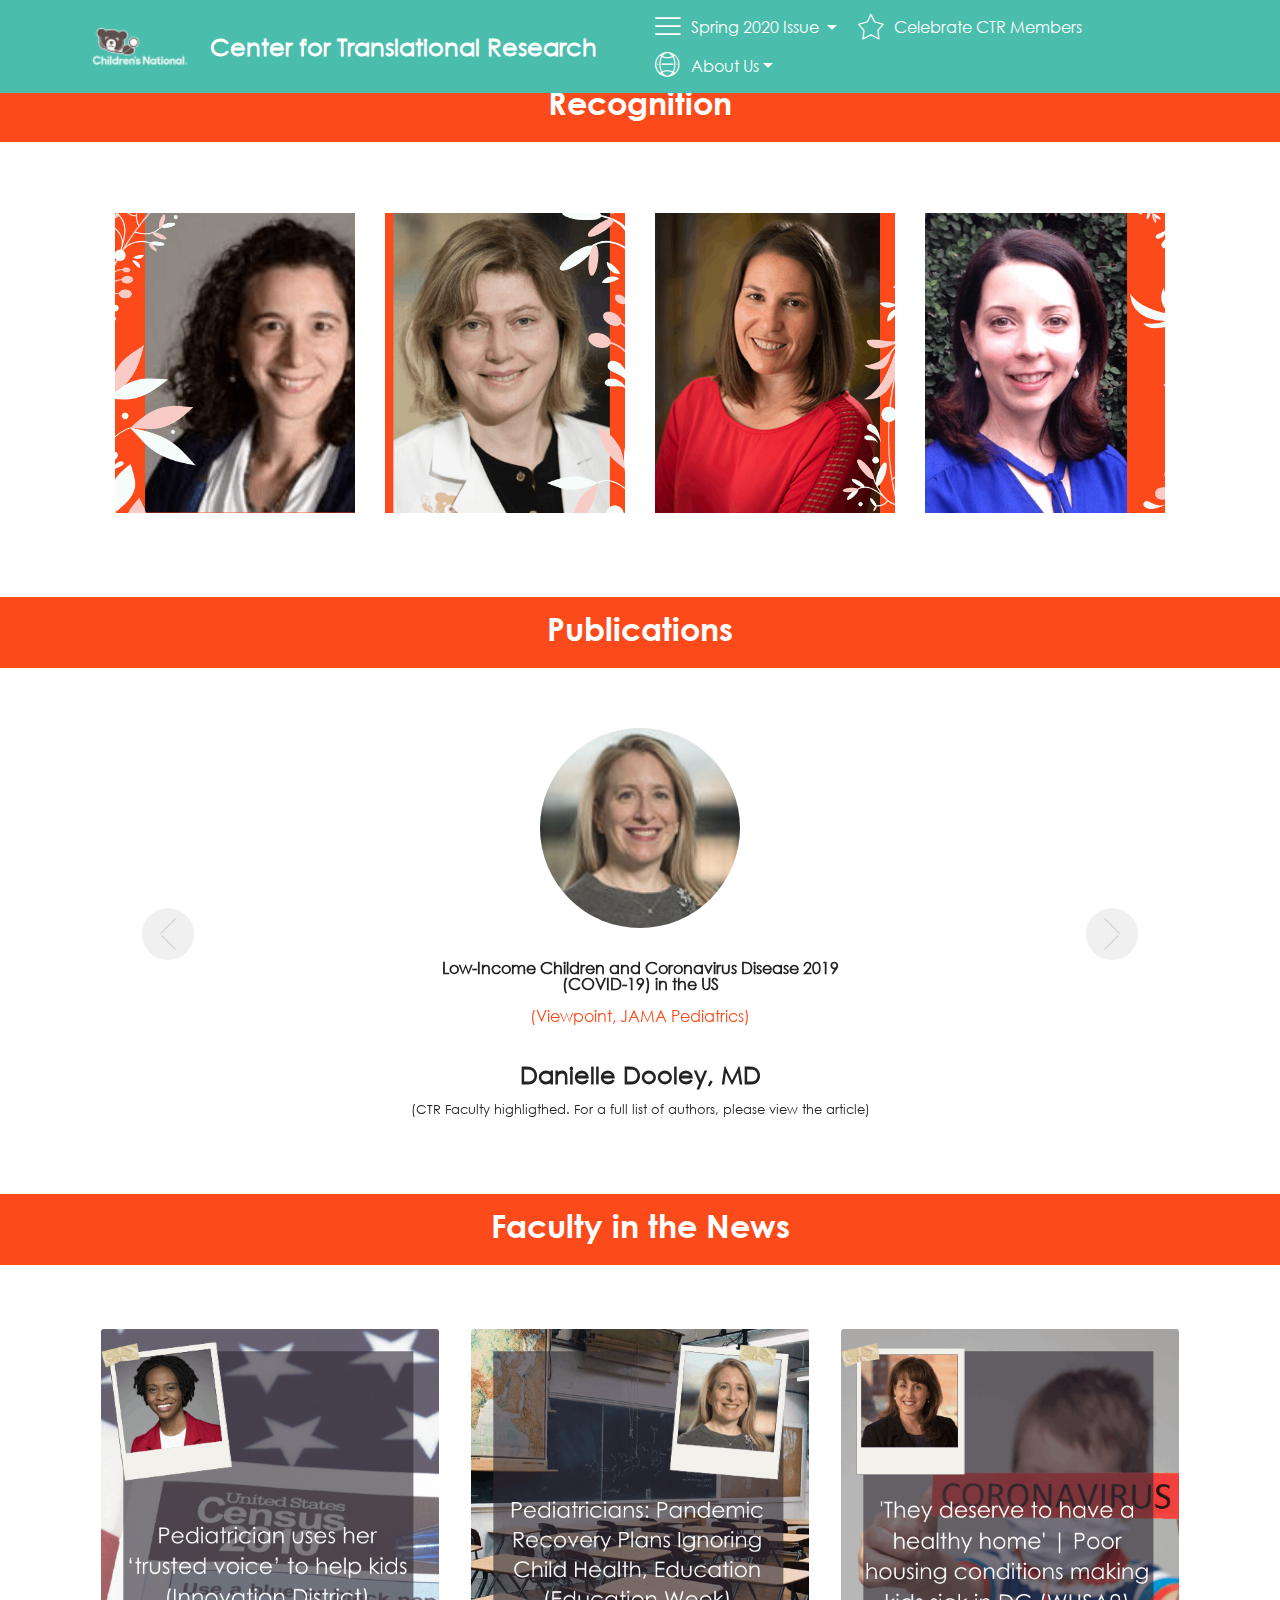
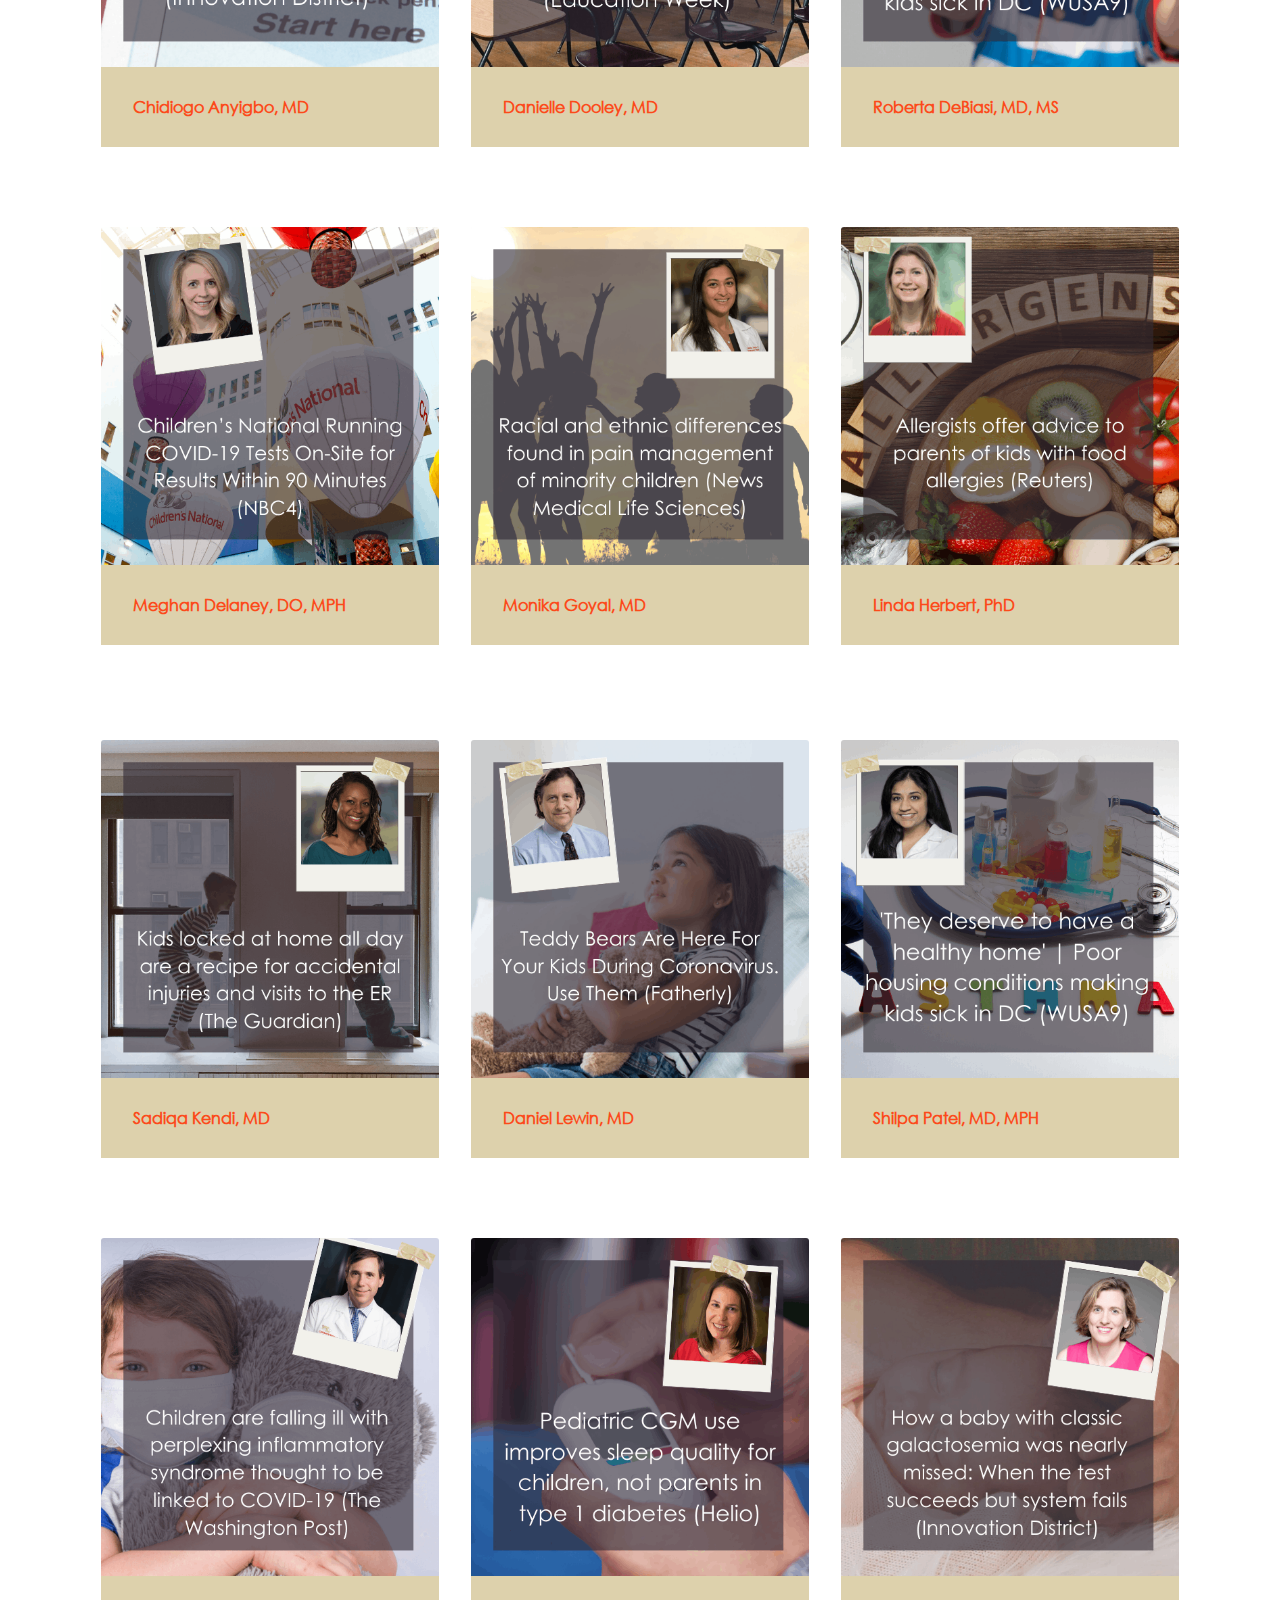
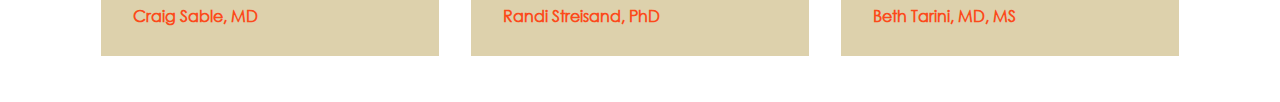
<file: FacultyNews.html>
<!DOCTYPE html>
<html  >
<head>
  <!-- Site made with Mobirise Website Builder v4.11.2, https://mobirise.com -->
  <meta charset="UTF-8">
  <meta http-equiv="X-UA-Compatible" content="IE=edge">
  <meta name="generator" content="Mobirise v4.11.2, mobirise.com">
  <meta name="viewport" content="width=device-width, initial-scale=1, minimum-scale=1">
  <link rel="shortcut icon" href="assets/images/cn-pr-grad-3c-cmyk-sm-062017-128x85.png" type="image/x-icon">
  <meta name="description" content="Web Site Builder Description">
  
  <title>FacultyNews</title>
  <link rel="stylesheet" href="assets/web/assets/mobirise-icons-bold/mobirise-icons-bold.css">
  <link rel="stylesheet" href="assets/web/assets/mobirise-icons/mobirise-icons.css">
  <link rel="stylesheet" href="assets/bootstrap/css/bootstrap.min.css">
  <link rel="stylesheet" href="assets/bootstrap/css/bootstrap-grid.min.css">
  <link rel="stylesheet" href="assets/bootstrap/css/bootstrap-reboot.min.css">
  <link rel="stylesheet" href="assets/dropdown/css/style.css">
  <link rel="stylesheet" href="assets/tether/tether.min.css">
  <link rel="stylesheet" href="assets/theme/css/style.css">
  <link href="assets/fonts/style.css" rel="stylesheet">
  <link rel="preload" as="style" href="assets/mobirise/css/mbr-additional.css"><link rel="stylesheet" href="assets/mobirise/css/mbr-additional.css" type="text/css">
  
  
  
</head>
<body>
  <section class="menu cid-qTkzRZLJNu" once="menu" id="menu1-j">

    

    <nav class="navbar navbar-expand beta-menu navbar-dropdown align-items-center navbar-fixed-top navbar-toggleable-sm">
        <button class="navbar-toggler navbar-toggler-right" type="button" data-toggle="collapse" data-target="#navbarSupportedContent" aria-controls="navbarSupportedContent" aria-expanded="false" aria-label="Toggle navigation">
            <div class="hamburger">
                <span></span>
                <span></span>
                <span></span>
                <span></span>
            </div>
        </button>
        <div class="menu-logo">
            <div class="navbar-brand">
                <span class="navbar-logo">
                    <a href="https://childrensnational.org">
                         <img src="assets/images/cn-master-ol-whttxt-rgb-hires-sm-98x51.png" alt="Mobirise" title="" style="height: 3.8rem;">
                    </a>
                </span>
                <span class="navbar-caption-wrap"><a class="navbar-caption text-white display-5" href="https://childrensnational.org/research-and-education/center-for-translational-research" target="_blank">
                        Center for Translational Research</a></span>
            </div>
        </div>
        <div class="collapse navbar-collapse" id="navbarSupportedContent">
            <ul class="navbar-nav nav-dropdown nav-right" data-app-modern-menu="true"><li class="nav-item dropdown open">
                    <a class="nav-link link dropdown-toggle text-white display-4" href="https://childrensnational.org/research-and-education/center-for-translational-research" data-toggle="dropdown-submenu" aria-expanded="true" target="_blank"><span class="mbrib-menu mbr-iconfont mbr-iconfont-btn"></span>Spring 2020 Issue&nbsp;</a><div class="dropdown-menu"><a class="dropdown-item text-white display-4" href="index.html" target="_blank">Homepage<br></a><a class="dropdown-item text-white display-4" href="FacultyNews.html" target="_blank">Faculty News<br></a><a class="dropdown-item text-white display-4" href="AroundResearch.html" target="_blank">Around Research</a><a class="dropdown-item text-white display-4" href="NewCTRMembers.html" aria-expanded="false" target="_blank">CTR Members</a><a class="dropdown-item text-white display-4" href="FacultyNews.html#features17-5q" target="_blank">Announcements<br></a><a class="dropdown-item text-white display-4" href="ResearchResources.html" target="_blank">Research Resources<br></a><div class="dropdown open"><a class="dropdown-item dropdown-toggle text-white display-4" href="https://childrensnational.org/research-and-education/center-for-translational-research" aria-expanded="true" target="_blank" data-toggle="dropdown-submenu">Archived Newsletters<br></a><div class="dropdown-menu dropdown-submenu"><a class="dropdown-item text-white display-4" href="assets/files/CTR_Connectors Corner_Spring 2019.pdf" aria-expanded="false" target="_blank">Spring 2019</a><a class="dropdown-item text-white display-4" href="assets/files/CTR_CC_Summer.2019.pdf" aria-expanded="false" target="_blank">Summer 2019<br></a><a class="dropdown-item text-white display-4" href="https://ctrinfo.github.io/NewsletterF19/" aria-expanded="false" target="_blank">Fall 2019<br></a><a class="dropdown-item text-white display-4" href="https://ctrinfo.github.io/NewsletterWinter2020/index.html" aria-expanded="false" target="_blank">Winter 2020<br></a></div></div></div>
                </li><li class="nav-item"><a class="nav-link link text-white display-4" href="CTRform.html" aria-expanded="false" target="_blank"><span class="mbri-star mbr-iconfont mbr-iconfont-btn"></span>Celebrate CTR Members</a></li><li class="nav-item dropdown">
                     <a class="nav-link link dropdown-toggle text-white display-4" href="https://childrensnational.org/research-and-education/center-for-translational-research" data-toggle="dropdown-submenu" aria-expanded="false"><span class="mbri-globe-2 mbr-iconfont mbr-iconfont-btn"></span>
                        
                        About Us</a><div class="dropdown-menu"><a class="dropdown-item text-white display-4" href="CTRLeadership.html" target="_blank">CTR Leadership</a><a class="dropdown-item text-white display-4" href="https://childrensnational.org/research-and-education/center-for-translational-research" target="_blank">CTR</a></div>
                </li></ul>
            
        </div>
    </nav>
</section>

<section class="engine"><a href="https://mobirise.info/u">bootstrap website templates</a></section><section class="mbr-section content4 cid-rDRjA0O6Iy" id="content4-3e">

    

    <div class="container">
        <div class="media-container-row">
            <div class="title col-12 col-md-8">
                <h2 class="align-center pb-3 mbr-fonts-style display-2">New Research Grants Awarded</h2>
                
                
            </div>
        </div>
    </div>
</section>

<section class="mbr-section content4 cid-rZyN4nItRC" id="content4-7t">

    

    <div class="container">
        <div class="media-container-row">
            <div class="title col-12 col-md-8">
                <h2 class="align-center pb-3 mbr-fonts-style display-2">
                    Recognition</h2>
                
                
            </div>
        </div>
    </div>
</section>

<section class="features15 cid-rZyQ0saDVh" id="features15-7x">

    

    
    <div class="container">
        
        

        <div class="media-container-row container pt-5 mt-2">

            <div class="col-12 col-md-6 mb-4 col-lg-3">
                <div class="card flip-card p-5 align-center">
                    <div class="card-front card_cont">
                        <img src="assets/images/13-2-500x500.png" alt="Mobirise" title="">
                    </div>
                    <div class="card_back card_cont">
                        <h4 class="card-title display-5 py-2 mbr-fonts-style"><strong>
                            Rima Izem, PhD</strong></h4>
                        <p class="mbr-text mbr-fonts-style display-7"></p><p>Appointed Associate Professor of Epidemilology &amp; Biostatistics,&nbsp;<span style="font-size: 0.8rem;">The George Washington University, SMHS</span></p><p></p>
                    </div>
                </div>
            </div>

            <div class="col-12 col-md-6 mb-4 col-lg-3">
                
                <div class="card flip-card p-5 align-center">
                    <div class="card-front card_cont">
                        <img src="assets/images/ctr-newsletter-spring-fac-in-news-1-500x500.png" alt="Mobirise" title="">
                    </div>
                    <div class="card_back card_cont">
                        <h4 class="card-title py-2 mbr-fonts-style display-5">Natella Rakhmanina, MD, AAHIVS, PhD</h4>
                        <p class="mbr-text mbr-fonts-style display-7"><a href="https://dccfar.gwu.edu/dc-cfar-investigator-dr-natella-rakhmanina-appointed-chairperson-committee-pediatric-aids-american">
                            Appointed as Chairperson of the Committee on Pediatric AIDS at the American Academy of Pediatrics (AAP).
                        </a></p>
                    </div>
                </div>
            </div>
            
            <div class="col-12 col-md-6 mb-4 col-lg-3">
                <div class="card flip-card p-5 align-center">
                    <div class="card-front card_cont">
                        <img src="assets/images/15-500x500.png" alt="Mobirise" title="">
                    </div>
                    <div class="card_back card_cont">
                        <h4 class="card-title py-2 mbr-fonts-style display-5">
                            Randi Streisand, PhD</h4>
                        <p class="mbr-text mbr-fonts-style display-7"><a href="https://www.diabetes.org/newsroom/press-releases/2020/professional-interest-group-win-award">Recipient of the 2020 Richard R. Rubin Award</a></p>
                    </div>
                </div> 
            </div>

            <div class="col-12 col-md-6 mb-4 col-lg-3">
                <div class="card flip-card p-5 align-center">
                    <div class="card-front card_cont">
                        <img src="assets/images/16-500x500.png" alt="Mobirise" title="">
                    </div>
                    <div class="card_back card_cont">
                        <h4 class="card-title py-2 mbr-fonts-style display-5">
                            Carriie Tully, PhD</h4>
                        <p class="mbr-text mbr-fonts-style display-7">
                            Recipient of the Outstanding Teaching Awards for Internship Training at Children's National Hospital, Psychology Division</p>
                    </div>
                </div> 
            </div>
        </div>
</div></section>

<section class="mbr-section content4 cid-rD0EV9uPxo" id="content4-2g">

    

    <div class="container">
        <div class="media-container-row">
            <div class="title col-12 col-md-8">
                <h2 class="align-center pb-3 mbr-fonts-style display-2">
                    Publications</h2>
                
                
            </div>
        </div>
    </div>
</section>

<section class="carousel slide testimonials-slider cid-rZzxjIv2Bs" data-interval="false" id="testimonials-slider1-85">
    
    

    

    <div class="container text-center">
        

        <div class="carousel slide" role="listbox" data-pause="true" data-keyboard="false" data-ride="carousel" data-interval="3000">
            <div class="carousel-inner">
                
                
            <div class="carousel-item">
                    <div class="user col-md-8">
                        <div class="user_image">
                            <img src="assets/images/dooley-d-135x190.jpg" alt="" title="">
                        </div>
                        <div class="user_text pb-3">
                            <p class="mbr-fonts-style display-4"><strong>Low-Income Children and Coronavirus Disease 2019 <br>(COVID-19) in the US</strong><strong><br></strong><br><a href="https://jamanetwork.com/journals/jamapediatrics/fullarticle/2766115" class="text-success">(Viewpoint, JAMA Pediatrics)</a><br></p>
                        </div>
                        <div class="user_name mbr-bold pb-2 mbr-fonts-style display-5">
                            Danielle Dooley, MD</div>
                        <div class="user_desk mbr-light mbr-fonts-style display-7">(CTR Faculty highligthed. For a full list of authors, please view the article)</div>
                    </div>
                </div><div class="carousel-item">
                    <div class="user col-md-8">
                        <div class="user_image">
                            <img src="assets/images/maureen-e-lyon-2018-300x400.png" alt="" title="">
                        </div>
                        <div class="user_text pb-3">
                            <p class="mbr-fonts-style display-4"><strong>
                                Effect of FAmily CEntered (FACE®) Advance Care Planning on Longitudinal Congruence in End-of-Life Treatment Preferences: A Randomized Clinical Trial</strong><strong><br></strong><br><a href="https://link.springer.com/article/10.1007/s10461-020-02909-y" class="text-success">(AIDS and Behavior)</a>
                            </p>
                        </div>
                        <div class="user_name mbr-bold pb-2 mbr-fonts-style display-5">
                            Maureen E. Lyon, PhD, FABPP<br><br>Jichuan Wang, PhD</div>
                        <div class="user_desk mbr-light mbr-fonts-style display-7">(CTR Faculty Members highligthed. For a full list of authors, please view the article)</div>
                    </div>
                </div><div class="carousel-item">
                    <div class="user col-md-8">
                        <div class="user_image">
                            <img src="assets/images/october-t-md-mph-400x400.png" alt="" title="">
                        </div>
                        <div class="user_text pb-3">
                            <p class="mbr-fonts-style display-4"><strong>Hospial
Communication Skills and Practices Vary by Clinician Type</strong><br>
<br><a href="https://hosppeds.aappublications.org/content/early/2020/03/02/hpeds.2019-0262?utm_source=highwire&utm_medium=email&utm_campaign=Hospital%20Pediatrics_papetoc" class="text-success">(Hospital Pediatrics)</a></p>
                        </div>
                        <div class="user_name mbr-bold pb-2 mbr-fonts-style display-5">
                            Tessie October, MD, MPH</div>
                        <div class="user_desk mbr-light mbr-fonts-style display-7">(CTR Faculty Member highligthed. For a full list of authors, please view the article)</div>
                    </div>
                </div><div class="carousel-item">
                    <div class="user col-md-8">
                        <div class="user_image">
                            <img src="assets/images/rastogi-deepa-md-ms-183x275.jpg" alt="" title="">
                        </div>
                        <div class="user_text pb-3">
                            <p class="mbr-fonts-style display-4"><strong>Readmission and Ambulatory Health Care Use After Asthma Hospitalization Among Urban Minority Children
</strong><br>
<br><a href="https://hosppeds.aappublications.org/content/early/2020/03/19/hpeds.2019-0148?utm_source=highwire&utm_medium=email&utm_campaign=Hospital%20Pediatrics_papetoc" class="text-success">(Hospital Pediatrics)</a></p>
                        </div>
                        <div class="user_name mbr-bold pb-2 mbr-fonts-style display-5">
                            Deepa Rastogi, MD, MS</div>
                        <div class="user_desk mbr-light mbr-fonts-style display-7">(CTR Faculty Members Highligthed. For a full list of authors, please view the article)</div>
                    </div>
                </div><div class="carousel-item">
                    <div class="user col-md-8">
                        <div class="user_image">
                            <img src="assets/images/izem-rima-135x168.jpg" alt="" title="">
                        </div>
                        <div class="user_text pb-3">
                            <p class="mbr-fonts-style display-4"><strong>Comparison of propensity score methods for pre-specified subgroup analysis with survival data
</strong><br>
<br><a href="https://www.tandfonline.com/doi/full/10.1080/10543406.2020.1730868" class="text-success">(Journal of Biopharmaceutical Statistics)</a></p>
                        </div>
                        <div class="user_name mbr-bold pb-2 mbr-fonts-style display-5">
                            Rima Izem, PhD</div>
                        <div class="user_desk mbr-light mbr-fonts-style display-7">(CTR Faculty highligthed. For a full list of authors, please view the article)</div>
                    </div>
                </div><div class="carousel-item">
                    <div class="user col-md-8">
                        <div class="user_image">
                            <img src="assets/images/debiasi-r-400x400.jpg" alt="" title="">
                        </div>
                        <div class="user_text pb-3">
                            <p class="mbr-fonts-style display-4"><strong>Severe COVID-19 in Children and Young Adults in the Washington, DC Metropolitan Region<br>
<br><a href="https://www.jpeds.com/article/S0022-3476(20)30581-3/fulltext" class="text-success">(Journal of Pediatrics)</a></strong></p>
                        </div>
                        <div class="user_name mbr-bold pb-2 mbr-fonts-style display-5">
                            Roberta DeBiasi, MD, MS<br><br>Xiaoyan Song, MBBS, PhD; Meghan Delaney, MD; Karen Smith, MD; Andrea Hahn, MD, MS; Rana Hamdy, MD, MSCE, MPH; Nada Harik, MD; Benjamin Hanisch, MD; Barbara Jantausch, MD; Adeline Koay, MBBS, MSc; David Wessel, MD</div>
                        <div class="user_desk mbr-light mbr-fonts-style display-7">(CTR Faculty Members highligthed. For a full list of authors, please view the article)</div>
                    </div>
                </div><div class="carousel-item">
                    <div class="user col-md-8">
                        <div class="user_image">
                            <img src="assets/images/guay-woodford-l-400x400.png" alt="" title="">
                        </div>
                        <div class="user_text pb-3">
                            <p class="mbr-fonts-style display-4"><strong>Re-Opening Schools Safely: The Case for Collaboration, Constructive Disruption of Pre-COVID Expectations, and Creative Solutions</strong><br><strong><br><a href="https://www.jpeds.com/article/S0022-3476(20)30608-9/fulltext" class="text-success">(Journal of Pediatrics)</a></strong></p>
                        </div>
                        <div class="user_name mbr-bold pb-2 mbr-fonts-style display-5">Lisa M. Guay-Woodford, MD<br></div>
                        <div class="user_desk mbr-light mbr-fonts-style display-7">(CTR Faculty highligthed. For a full list of authors, please view the article)</div>
                    </div>
                </div></div>

            <div class="carousel-controls">
                <a class="carousel-control-prev" role="button" data-slide="prev">
                  <span aria-hidden="true" class="mbri-arrow-prev mbr-iconfont"></span>
                  <span class="sr-only">Previous</span>
                </a>
                
                <a class="carousel-control-next" role="button" data-slide="next">
                  <span aria-hidden="true" class="mbri-arrow-next mbr-iconfont"></span>
                  <span class="sr-only">Next</span>
                </a>
            </div>
        </div>
    </div>
</section>

<section class="mbr-section content4 cid-rCrv8o1lX8" id="content4-1z">

    

    <div class="container">
        <div class="media-container-row">
            <div class="title col-12 col-md-8">
                <h2 class="align-center pb-3 mbr-fonts-style display-2">
                    Faculty in the News</h2>
                
                
            </div>
        </div>
    </div>
</section>

<section class="features18 popup-btn-cards cid-rZEJrmXk07" id="features18-8b">

    

    
    <div class="container">
        
        
        <div class="media-container-row pt-5 ">
            <div class="card p-3 col-12 col-md-6 col-lg-4">
                <div class="card-wrapper ">
                    <div class="card-img">
                        <div class="mbr-overlay"></div>
                        <div class="mbr-section-btn text-center"><a href="https://innovationdistrict.childrensnational.org/pediatrician-uses-her-trusted-voice-to-help-kids/ " class="btn btn-primary display-4">Learn More</a></div>
                        <img src="assets/images/1-1-500x500.png" alt="Mobirise" title="">
                    </div>
                    <div class="card-box">
                        <h4 class="card-title mbr-fonts-style display-4"><strong>
                            Chidiogo Anyigbo, MD</strong></h4>
                        
                    </div>
                </div>
            </div>
            <div class="card p-3 col-12 col-md-6 col-lg-4">
                <div class="card-wrapper">
                    <div class="card-img">
                        <div class="mbr-overlay"></div>
                        <div class="mbr-section-btn text-center"><a href="https://blogs.edweek.org/edweek/inside-school-research/2020/05/pediatricians_state_reopening_school_reopening_covid19.html " class="btn btn-primary display-4">Learn More</a></div>
                        <img src="assets/images/2-1-500x500.png" alt="Mobirise" title="">
                    </div>
                    <div class="card-box">
                        <h4 class="card-title mbr-fonts-style display-4"><strong>
                            Danielle Dooley, MD</strong></h4>
                        
                    </div>
                </div>
            </div>

            <div class="card p-3 col-12 col-md-6 col-lg-4">
                <div class="card-wrapper">
                    <div class="card-img">
                        <div class="mbr-overlay"></div>
                        <div class="mbr-section-btn text-center"><a href="https://www.nbcwashington.com/news/kids-and-covid-19-childrens-national-doctor-answers-top-questions/2286018/ " class="btn btn-primary display-4">Learn More</a></div>
                        <img src="assets/images/3-1-500x500.png" alt="Mobirise" title="">
                    </div>
                    <div class="card-box">
                        <h4 class="card-title mbr-fonts-style display-4"><strong>
                            Roberta DeBiasi, MD, MS</strong></h4>
                        
                    </div>
                </div>
            </div>

            
        </div>
    </div>
</section>

<section class="features18 popup-btn-cards cid-rZFcjZbS3b" id="features18-8d">

    

    
    <div class="container">
        
        
        <div class="media-container-row pt-5 ">
            <div class="card p-3 col-12 col-md-6 col-lg-4">
                <div class="card-wrapper ">
                    <div class="card-img">
                        <div class="mbr-overlay"></div>
                        <div class="mbr-section-btn text-center"><a href="https://www.nbcwashington.com/news/local/childrens-national-running-covid-19-tests-on-site-for-results-within-90-minutes/2252464/" class="btn btn-primary display-4">Learn More</a></div>
                        <img src="assets/images/4-1-500x500.png" alt="Mobirise" title="">
                    </div>
                    <div class="card-box">
                        <h4 class="card-title mbr-fonts-style display-4"><strong>Meghan Delaney, DO, MPH</strong></h4>
                        
                    </div>
                </div>
            </div>
            <div class="card p-3 col-12 col-md-6 col-lg-4">
                <div class="card-wrapper">
                    <div class="card-img">
                        <div class="mbr-overlay"></div>
                        <div class="mbr-section-btn text-center"><a href="https://www.news-medical.net/news/20200420/Racial-and-ethnic-differences-found-in-pain-management-of-minority-children.aspx" class="btn btn-primary display-4">Learn More</a></div>
                        <img src="assets/images/5-1-500x500.png" alt="Mobirise" title="">
                    </div>
                    <div class="card-box">
                        <h4 class="card-title mbr-fonts-style display-4"><strong>Monika Goyal, MD</strong></h4>
                        
                    </div>
                </div>
            </div>

            <div class="card p-3 col-12 col-md-6 col-lg-4">
                <div class="card-wrapper">
                    <div class="card-img">
                        <div class="mbr-overlay"></div>
                        <div class="mbr-section-btn text-center"><a href="https://www.reuters.com/article/us-health-parenting-food-allergies/allergists-offer-advice-to-parents-of-kids-with-food-allergies-idUSKCN20K3A6" class="btn btn-primary display-4">Learn More</a></div>
                        <img src="assets/images/6-1-500x500.png" alt="Mobirise" title="">
                    </div>
                    <div class="card-box">
                        <h4 class="card-title mbr-fonts-style display-4"><strong>Linda Herbert, PhD</strong></h4>
                        
                    </div>
                </div>
            </div>

            
        </div>
    </div>
</section>

<section class="features18 popup-btn-cards cid-rZFbAkbOpi" id="features18-8c">

    

    
    <div class="container">
        
        
        <div class="media-container-row pt-5 ">
            <div class="card p-3 col-12 col-md-6 col-lg-4">
                <div class="card-wrapper ">
                    <div class="card-img">
                        <div class="mbr-overlay"></div>
                        <div class="mbr-section-btn text-center"><a href="https://www.theguardian.com/commentisfree/2020/apr/24/children-accidental-injuries-coronavirus-lockdown" class="btn btn-primary display-4">Learn More</a></div>
                        <img src="assets/images/7-1-500x500.png" alt="Mobirise" title="">
                    </div>
                    <div class="card-box">
                        <h4 class="card-title mbr-fonts-style display-4"><strong>
                            Sadiqa Kendi, MD</strong></h4>
                        
                    </div>
                </div>
            </div>
            <div class="card p-3 col-12 col-md-6 col-lg-4">
                <div class="card-wrapper">
                    <div class="card-img">
                        <div class="mbr-overlay"></div>
                        <div class="mbr-section-btn text-center"><a href="https://www.fatherly.com/love-money/relationships/coronavirus-kids-anxiety-teddy-bears-help-cope/" class="btn btn-primary display-4">Learn More</a></div>
                        <img src="assets/images/8-1-500x500.png" alt="Mobirise" title="">
                    </div>
                    <div class="card-box">
                        <h4 class="card-title mbr-fonts-style display-4"><strong>
                            Daniel Lewin, MD</strong></h4>
                        
                    </div>
                </div>
            </div>

            <div class="card p-3 col-12 col-md-6 col-lg-4">
                <div class="card-wrapper">
                    <div class="card-img">
                        <div class="mbr-overlay"></div>
                        <div class="mbr-section-btn text-center"><a href="https://www.wusa9.com/article/news/investigations/poor-dc-housing-conditions-making-kids-sick-mold-asthma/65-56e41d95-8e8a-4d4a-ba11-b7c2e96cf893" class="btn btn-primary display-4">Learn More</a></div>
                        <img src="assets/images/9-1-500x500.png" alt="Mobirise" title="">
                    </div>
                    <div class="card-box">
                        <h4 class="card-title mbr-fonts-style display-4"><strong>Shilpa Patel, MD, MPH</strong></h4>
                        
                    </div>
                </div>
            </div>

            
        </div>
    </div>
</section>

<section class="features18 popup-btn-cards cid-rZFcl5l4Gb" id="features18-8e">

    

    
    <div class="container">
        
        
        <div class="media-container-row pt-5 ">
            <div class="card p-3 col-12 col-md-6 col-lg-4">
                <div class="card-wrapper ">
                    <div class="card-img">
                        <div class="mbr-overlay"></div>
                        <div class="mbr-section-btn text-center"><a href="https://www.washingtonpost.com/health/2020/05/06/kawasaki-disease-coronavirus/" class="btn btn-primary display-4">Learn More</a></div>
                        <img src="assets/images/10-1-500x500.png" alt="Mobirise" title="">
                    </div>
                    <div class="card-box">
                        <h4 class="card-title mbr-fonts-style display-4"><strong>
                            Craig Sable, MD</strong></h4>
                        
                    </div>
                </div>
            </div>
            <div class="card p-3 col-12 col-md-6 col-lg-4">
                <div class="card-wrapper">
                    <div class="card-img">
                        <div class="mbr-overlay"></div>
                        <div class="mbr-section-btn text-center"><a href="https://www.healio.com/endocrinology/diabetes/news/online/%7Bc9b3f0f3-e20e-4ee2-aeb4-bbc07eace97f%7D/pediatric-cgm-use-improves-sleep-quality-for-children-not-parents-in-type-1-diabetes " class="btn btn-primary display-4">Learn More</a></div>
                        <img src="assets/images/11-1-500x500.png" alt="Mobirise" title="">
                    </div>
                    <div class="card-box">
                        <h4 class="card-title mbr-fonts-style display-4"><strong>
                            Randi Streisand, PhD</strong></h4>
                        
                    </div>
                </div>
            </div>

            <div class="card p-3 col-12 col-md-6 col-lg-4">
                <div class="card-wrapper">
                    <div class="card-img">
                        <div class="mbr-overlay"></div>
                        <div class="mbr-section-btn text-center"><a href="https://innovationdistrict.childrensnational.org/how-a-baby-with-classic-galactosemia-was-nearly-missed/ " class="btn btn-primary display-4">Learn More</a></div>
                        <img src="assets/images/12-1-500x500.png" alt="Mobirise" title="">
                    </div>
                    <div class="card-box">
                        <h4 class="card-title mbr-fonts-style display-4"><strong>
                            Beth Tarini, MD, MS</strong></h4>
                        
                    </div>
                </div>
            </div>

            
        </div>
    </div>
</section>


  <script src="assets/popper/popper.min.js"></script>
  <script src="assets/web/assets/jquery/jquery.min.js"></script>
  <script src="assets/bootstrap/js/bootstrap.min.js"></script>
  <script src="assets/smoothscroll/smooth-scroll.js"></script>
  <script src="assets/mbr-flip-card/mbr-flip-card.js"></script>
  <script src="assets/mbr-testimonials-slider/mbr-testimonials-slider.js"></script>
  <script src="assets/dropdown/js/nav-dropdown.js"></script>
  <script src="assets/dropdown/js/navbar-dropdown.js"></script>
  <script src="assets/touchswipe/jquery.touch-swipe.min.js"></script>
  <script src="assets/mbr-popup-btns/mbr-popup-btns.js"></script>
  <script src="assets/tether/tether.min.js"></script>
  <script src="assets/bootstrapcarouselswipe/bootstrap-carousel-swipe.js"></script>
  <script src="assets/theme/js/script.js"></script>
  
  
 <div id="scrollToTop" class="scrollToTop mbr-arrow-up"><a style="text-align: center;"><i class="mbr-arrow-up-icon mbr-arrow-up-icon-cm cm-icon cm-icon-smallarrow-up"></i></a></div>
  </body>
</html>
</file>
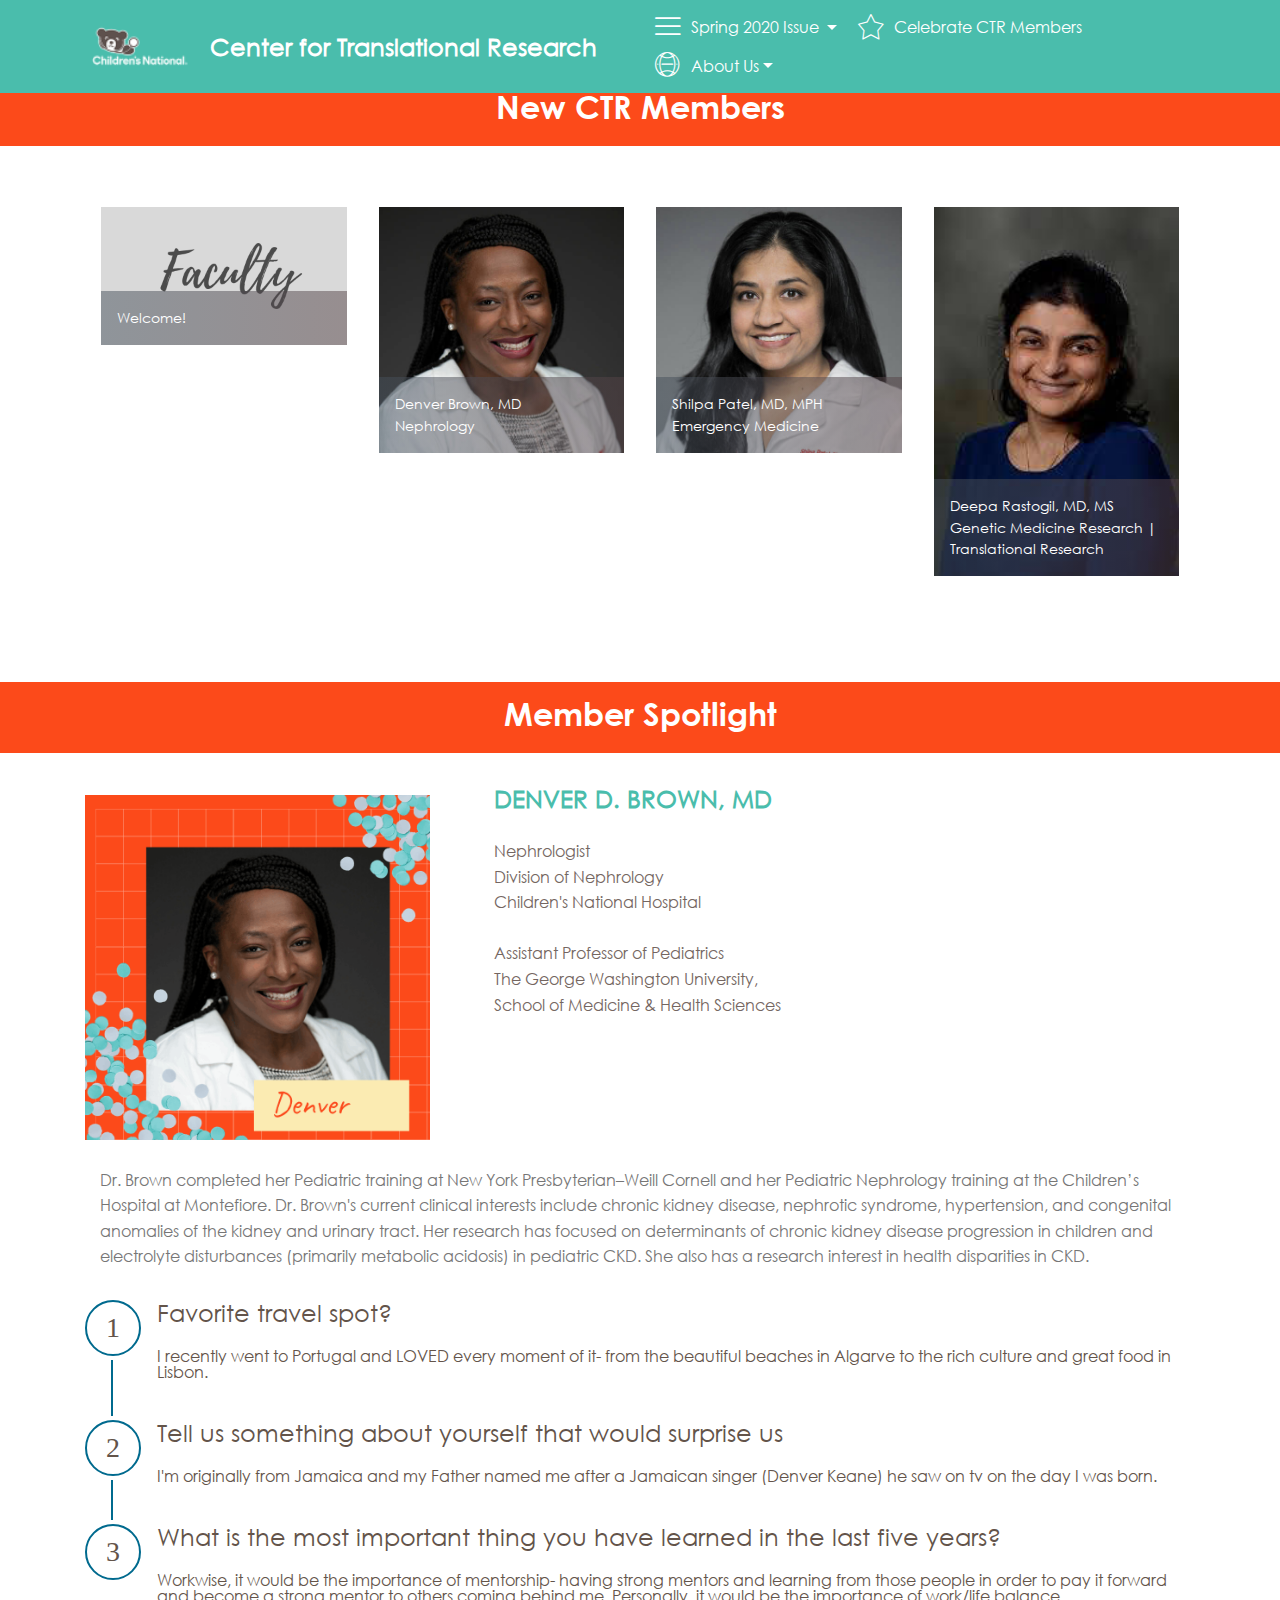
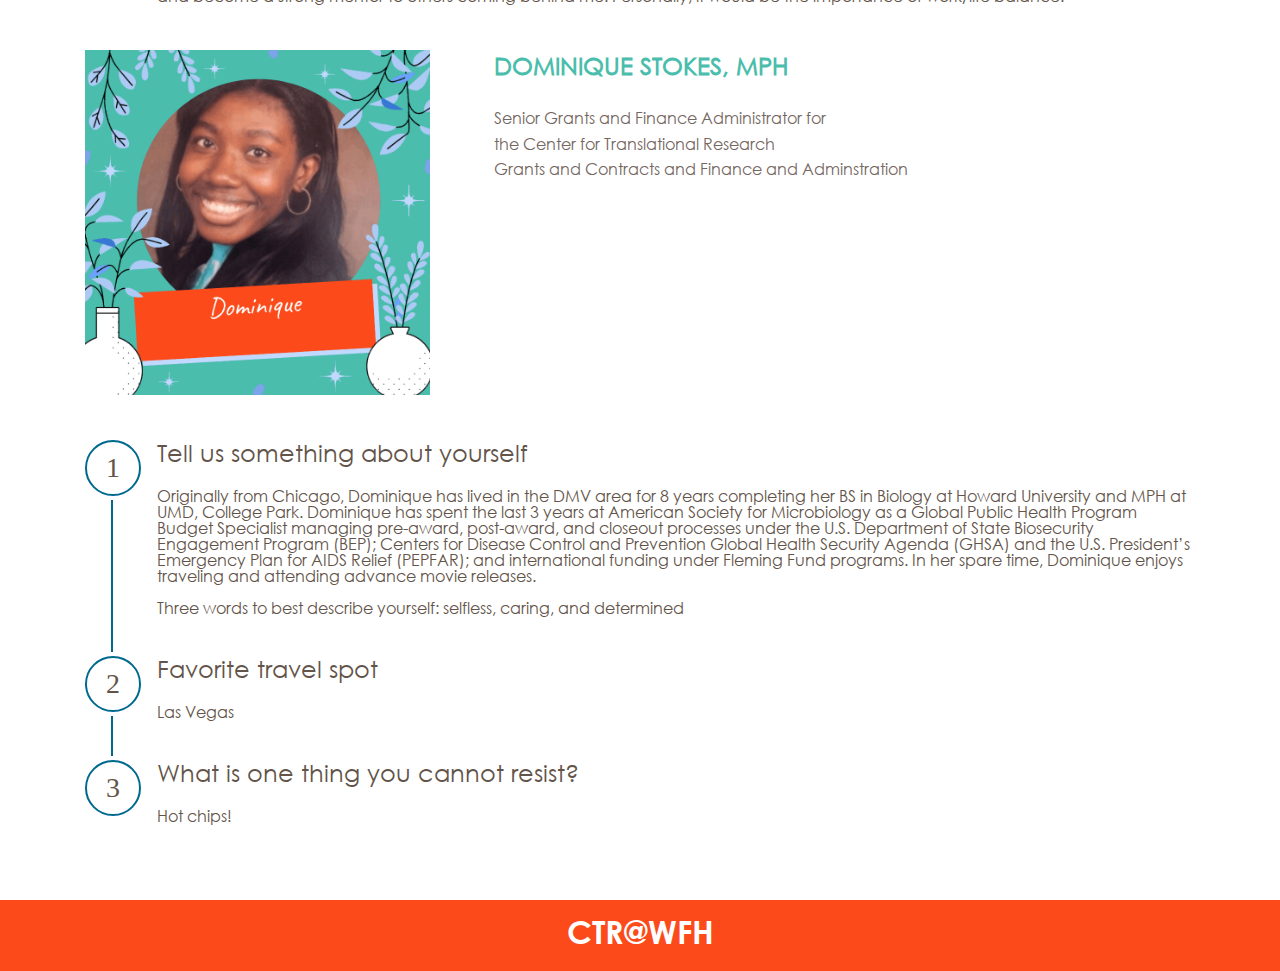
<file: NewCTRMembers.html>
<!DOCTYPE html>
<html  >
<head>
  <!-- Site made with Mobirise Website Builder v4.11.2, https://mobirise.com -->
  <meta charset="UTF-8">
  <meta http-equiv="X-UA-Compatible" content="IE=edge">
  <meta name="generator" content="Mobirise v4.11.2, mobirise.com">
  <meta name="viewport" content="width=device-width, initial-scale=1, minimum-scale=1">
  <link rel="shortcut icon" href="assets/images/cn-pr-grad-3c-cmyk-sm-062017-128x85.png" type="image/x-icon">
  <meta name="description" content="Website Builder Description">
  
  <title>CTRMembers</title>
  <link rel="stylesheet" href="assets/web/assets/mobirise-icons-bold/mobirise-icons-bold.css">
  <link rel="stylesheet" href="assets/web/assets/mobirise-icons/mobirise-icons.css">
  <link rel="stylesheet" href="assets/bootstrap/css/bootstrap.min.css">
  <link rel="stylesheet" href="assets/bootstrap/css/bootstrap-grid.min.css">
  <link rel="stylesheet" href="assets/bootstrap/css/bootstrap-reboot.min.css">
  <link rel="stylesheet" href="assets/dropdown/css/style.css">
  <link rel="stylesheet" href="assets/tether/tether.min.css">
  <link rel="stylesheet" href="assets/theme/css/style.css">
  <link rel="stylesheet" href="assets/gallery/style.css">
  <link href="assets/fonts/style.css" rel="stylesheet">
  <link rel="preload" as="style" href="assets/mobirise/css/mbr-additional.css"><link rel="stylesheet" href="assets/mobirise/css/mbr-additional.css" type="text/css">
  
  
  
</head>
<body>
  <section class="menu cid-qTkzRZLJNu" once="menu" id="menu1-1h">

    

    <nav class="navbar navbar-expand beta-menu navbar-dropdown align-items-center navbar-fixed-top navbar-toggleable-sm">
        <button class="navbar-toggler navbar-toggler-right" type="button" data-toggle="collapse" data-target="#navbarSupportedContent" aria-controls="navbarSupportedContent" aria-expanded="false" aria-label="Toggle navigation">
            <div class="hamburger">
                <span></span>
                <span></span>
                <span></span>
                <span></span>
            </div>
        </button>
        <div class="menu-logo">
            <div class="navbar-brand">
                <span class="navbar-logo">
                    <a href="https://childrensnational.org">
                         <img src="assets/images/cn-master-ol-whttxt-rgb-hires-sm-98x51.png" alt="Mobirise" title="" style="height: 3.8rem;">
                    </a>
                </span>
                <span class="navbar-caption-wrap"><a class="navbar-caption text-white display-5" href="https://childrensnational.org/research-and-education/center-for-translational-research" target="_blank">
                        Center for Translational Research</a></span>
            </div>
        </div>
        <div class="collapse navbar-collapse" id="navbarSupportedContent">
            <ul class="navbar-nav nav-dropdown nav-right" data-app-modern-menu="true"><li class="nav-item dropdown open">
                    <a class="nav-link link dropdown-toggle text-white display-4" href="https://childrensnational.org/research-and-education/center-for-translational-research" data-toggle="dropdown-submenu" aria-expanded="true" target="_blank"><span class="mbrib-menu mbr-iconfont mbr-iconfont-btn"></span>Spring 2020 Issue&nbsp;</a><div class="dropdown-menu"><a class="dropdown-item text-white display-4" href="index.html" target="_blank">Homepage<br></a><a class="dropdown-item text-white display-4" href="FacultyNews.html" target="_blank">Faculty News<br></a><a class="dropdown-item text-white display-4" href="AroundResearch.html" target="_blank">Around Research</a><a class="dropdown-item text-white display-4" href="NewCTRMembers.html" aria-expanded="false" target="_blank">CTR Members</a><a class="dropdown-item text-white display-4" href="FacultyNews.html#features17-5q" target="_blank">Announcements<br></a><a class="dropdown-item text-white display-4" href="ResearchResources.html" target="_blank">Research Resources<br></a><div class="dropdown open"><a class="dropdown-item dropdown-toggle text-white display-4" href="https://childrensnational.org/research-and-education/center-for-translational-research" aria-expanded="true" target="_blank" data-toggle="dropdown-submenu">Archived Newsletters<br></a><div class="dropdown-menu dropdown-submenu"><a class="dropdown-item text-white display-4" href="assets/files/CTR_Connectors Corner_Spring 2019.pdf" aria-expanded="false" target="_blank">Spring 2019</a><a class="dropdown-item text-white display-4" href="assets/files/CTR_CC_Summer.2019.pdf" aria-expanded="false" target="_blank">Summer 2019<br></a><a class="dropdown-item text-white display-4" href="https://ctrinfo.github.io/NewsletterF19/" aria-expanded="false" target="_blank">Fall 2019<br></a><a class="dropdown-item text-white display-4" href="https://ctrinfo.github.io/NewsletterWinter2020/index.html" aria-expanded="false" target="_blank">Winter 2020<br></a></div></div></div>
                </li><li class="nav-item"><a class="nav-link link text-white display-4" href="CTRform.html" aria-expanded="false" target="_blank"><span class="mbri-star mbr-iconfont mbr-iconfont-btn"></span>Celebrate CTR Members</a></li><li class="nav-item dropdown">
                     <a class="nav-link link dropdown-toggle text-white display-4" href="https://childrensnational.org/research-and-education/center-for-translational-research" data-toggle="dropdown-submenu" aria-expanded="false"><span class="mbri-globe-2 mbr-iconfont mbr-iconfont-btn"></span>
                        
                        About Us</a><div class="dropdown-menu"><a class="dropdown-item text-white display-4" href="CTRLeadership.html" target="_blank">CTR Leadership</a><a class="dropdown-item text-white display-4" href="https://childrensnational.org/research-and-education/center-for-translational-research" target="_blank">CTR</a></div>
                </li></ul>
            
        </div>
    </nav>
</section>

<section class="engine"><a href="https://mobirise.info/k">develop own website</a></section><section class="mbr-section content4 cid-rClJ3XhVj3" id="content4-1k">

    

    <div class="container">
        <div class="media-container-row">
            <div class="title col-12 col-md-8">
                <h2 class="align-center pb-3 mbr-fonts-style display-2">
                    New CTR Members</h2>
                
                
            </div>
        </div>
    </div>
</section>

<section class="mbr-gallery mbr-slider-carousel cid-rBZ2Jzg9co" id="gallery4-28">

    

    <div class="container">
        <div><!-- Gallery --><div class="gallery-row"><div class="mbr-gallery-layout-default"><div><div class="row-first row justify-content-center m-0"><div class="mbr-gallery-item col-lg-3 col-md-6 col-sm-12 p-3" data-video-url="false"><div href="#lb-gallery4-28" data-slide-to="0" data-toggle="modal"><img src="assets/images/10-528x408-369x207.png" alt="" title=""><span class="icon-focus"></span><span class="mbr-gallery-title mbr-fonts-style display-7">Welcome!</span></div></div><div class="mbr-gallery-item col-lg-3 col-md-6 col-sm-12 p-3" data-video-url="false"><div href="#lb-gallery4-28" data-slide-to="1" data-toggle="modal"><img src="assets/images/brown-denver-md-525x525-525x525.jpg" alt="" title=""><span class="icon-focus"></span><span class="mbr-gallery-title mbr-fonts-style display-7"><strong><a href="https://childrensnational.org/visit/find-a-provider/denver-brown" target="_blank">Denver Brown, MD</a></strong><br><a href="https://childrensnational.org/visit/find-a-provider/denver-brown" target="_blank">Nephrology</a></span></div></div><div class="mbr-gallery-item col-lg-3 col-md-6 col-sm-12 p-3" data-video-url="false"><div href="#lb-gallery4-28" data-slide-to="2" data-toggle="modal"><img src="assets/images/patel-shilpa-md-mph-525x525-525x525.jpg" alt="" title=""><span class="icon-focus"></span><span class="mbr-gallery-title mbr-fonts-style display-7"><strong><a href="https://childrensnational.org/visit/find-a-provider/shilpa-patel" target="_blank">Shilpa Patel, MD, MPH</a></strong><br><a href="https://childrensnational.org/visit/find-a-provider/shilpa-patel" target="_blank">Emergency Medicine</a></span></div></div><div class="mbr-gallery-item col-lg-3 col-md-6 col-sm-12 p-3" data-video-url="false"><div href="#lb-gallery4-28" data-slide-to="3" data-toggle="modal"><img src="assets/images/rastogi-deepa-md-ms-183x275-183x275.jpg" alt="" title=""><span class="icon-focus"></span><span class="mbr-gallery-title mbr-fonts-style display-7"><strong><a href="https://childrensnational.org/research-and-education/about-cri/faculty-and-leadership-directory/rastogi-deepa" target="_blank">Deepa Rastogil, MD, MS</a></strong><br><a href="https://childrensnational.org/research-and-education/about-cri/faculty-and-leadership-directory/rastogi-deepa" target="_blank">Genetic Medicine Research | Translational Research</a></span></div></div></div></div><div class="clearfix"></div></div></div><!-- Lightbox --><div data-app-prevent-settings="" class="mbr-slider modal fade carousel slide" tabindex="-1" data-keyboard="true" data-interval="false" id="lb-gallery4-28"><div class="modal-dialog"><div class="modal-content"><div class="modal-body"><div class="carousel-inner"><div class="carousel-item active"><img src="assets/images/10-528x408.png" alt="" title=""></div><div class="carousel-item active"><img src="assets/images/brown-denver-md-525x525.jpg" alt="" title=""></div><div class="carousel-item"><img src="assets/images/patel-shilpa-md-mph-525x525.jpg" alt="" title=""></div><div class="carousel-item active"><img src="assets/images/rastogi-deepa-md-ms-183x275.jpg" alt="" title=""></div><div class="carousel-item active"><img src="assets/images/mbr-1920x1280.jpg" alt="" title=""></div><div class="carousel-item active"><img src="assets/images/charu-gupta-md-525x525.jpg" alt="" title=""></div><div class="carousel-item active"><img src="assets/images/sahira-long-md-faap-225x225.jpg" alt="" title=""></div><div class="carousel-item active"><img src="assets/images/connolly-megan-phd-525x525.jpg" alt="" title=""></div></div><a class="carousel-control carousel-control-prev" role="button" data-slide="prev" href="#lb-gallery4-28"><span class="mbri-left mbr-iconfont" aria-hidden="true"></span><span class="sr-only">Previous</span></a><a class="carousel-control carousel-control-next" role="button" data-slide="next" href="#lb-gallery4-28"><span class="mbri-right mbr-iconfont" aria-hidden="true"></span><span class="sr-only">Next</span></a><a class="close" href="#" role="button" data-dismiss="modal"><span class="sr-only">Close</span></a></div></div></div></div></div>
    </div>

</section>

<section class="mbr-section content4 cid-rYMiw9li9X" id="content4-70">

    

    <div class="container">
        <div class="media-container-row">
            <div class="title col-12 col-md-8">
                <h2 class="align-center pb-3 mbr-fonts-style display-2">
                    Member Spotlight</h2>
                
                
            </div>
        </div>
    </div>
</section>

<section class="header3 cid-rYMiD0ozVY" id="header3-71">

    

    

    <div class="container">
        <div class="media-container-row">
            <div class="mbr-figure" style="width: 55%;">
                <img src="assets/images/9-800x800.png" alt="Mobirise" title="">
            </div>

            <div class="media-content">
                
                <h3 class="mbr-section-subtitle align-left mbr-white mbr-light pb-3 mbr-fonts-style display-5"><strong>DENVER D. BROWN, MD</strong></h3>
                <div class="mbr-section-text mbr-white pb-3 ">
                    <p class="mbr-text mbr-fonts-style display-4">Nephrologist<br>Division of Nephrology<br>Children's National Hospital<br><br>Assistant Professor of Pediatrics<br>The George Washington University,<br>School of Medicine &amp; Health Sciences<br><br><br><br><br></p>
                </div>
                
            </div>
        </div>
    </div>

</section>

<section class="mbr-section article content1 cid-rZxgkEIxV6" id="content1-7l">
    
     

    <div class="container">
        <div class="media-container-row">
            <div class="mbr-text col-12 mbr-fonts-style display-4 col-md-12"><p>Dr. Brown completed her Pediatric training at New York Presbyterian–Weill Cornell and her Pediatric Nephrology training at the Children’s Hospital at Montefiore. Dr. Brown's current clinical interests include chronic kidney disease, nephrotic syndrome, hypertension, and congenital anomalies of the kidney and urinary tract. Her research has focused on determinants of chronic kidney disease progression in children and electrolyte disturbances (primarily metabolic acidosis) in pediatric CKD. She also has a research interest in health disparities in CKD.</p></div>
        </div>
    </div>
</section>

<section class="step1 cid-rYMkHZagqF" id="step1-72">

    

    
    
    <div class="container">
        
        
        <div class="step-container">
            <div class="card separline pb-4">
                <div class="step-element d-flex">
                    <div class="step-wrapper pr-3">
                        <h3 class="step d-flex align-items-center justify-content-center">
                            1
                        </h3>
                    </div>          
                    <div class="step-text-content">
                        <h4 class="mbr-step-title pb-3 mbr-fonts-style display-5">Favorite travel spot?</h4>
                        <p class="mbr-step-text mbr-fonts-style display-4">
                            I recently went to Portugal and LOVED every moment of it- from the beautiful beaches in Algarve to the rich culture and great food in Lisbon.</p>
                    </div>
                </div>
            </div>

            <div class="card separline pb-4">
                <div class="step-element d-flex">
                    <div class="step-wrapper pr-3">
                        <h3 class="step d-flex align-items-center justify-content-center">
                            2
                        </h3>
                    </div>          
                    <div class="step-text-content">
                        <h4 class="mbr-step-title pb-3 mbr-fonts-style display-5">Tell us something about yourself that would surprise us</h4>
                        <p class="mbr-step-text mbr-fonts-style display-4">
                            I'm originally from Jamaica and my Father named me after a Jamaican singer (Denver Keane) he saw on tv on the day I was born.</p>
                    </div>
                </div>
            </div>

            <div class="card">
                <div class="step-element d-flex">
                    <div class="step-wrapper pr-3">
                        <h3 class="step d-flex align-items-center justify-content-center">
                            3
                        </h3>
                    </div>          
                    <div class="step-text-content">
                        <h4 class="mbr-step-title pb-3 mbr-fonts-style display-5">What is the most important thing you have learned in the last five years?</h4>
                        <p class="mbr-step-text mbr-fonts-style display-4">
                            Workwise, it would be the importance of mentorship- having strong mentors and learning from those people in order to pay it forward and become a strong mentor to others coming behind me. Personally, it would be the importance of work/life balance. 
                        </p>
                    </div>
                </div>
            </div>

            
            
            
            
            
            
            
            
            
            
            
        </div>
    </div>
</section>

<section class="header3 cid-rYMoWuZ7G2" id="header3-73">

    

    

    <div class="container">
        <div class="media-container-row">
            <div class="mbr-figure" style="width: 55%;">
                <img src="assets/images/8-800x800.png" alt="Mobirise" title="">
            </div>

            <div class="media-content">
                
                <h3 class="mbr-section-subtitle align-left mbr-white mbr-light pb-3 mbr-fonts-style display-5"><strong>DOMINIQUE STOKES, MPH</strong></h3>
                <div class="mbr-section-text mbr-white pb-3 ">
                    <p class="mbr-text mbr-fonts-style display-4">Senior Grants and Finance Administrator for&nbsp;<br>the Center for Translational Research<br>Grants and Contracts and Finance and Adminstration</p><p>Senior Grants&nbsp;and Finance Administrator for &nbsp; &nbsp; &nbsp; &nbsp; &nbsp; &nbsp; &nbsp; &nbsp; &nbsp; &nbsp; &nbsp; &nbsp; &nbsp; &nbsp; &nbsp; &nbsp; &nbsp; &nbsp; &nbsp; &nbsp; &nbsp; &nbsp; &nbsp; &nbsp; &nbsp; &nbsp; &nbsp; &nbsp; &nbsp; &nbsp; &nbsp; &nbsp; &nbsp; &nbsp; &nbsp; &nbsp; &nbsp; &nbsp; &nbsp; &nbsp; Center for Translational Research&nbsp; &nbsp;&nbsp; &nbsp; &nbsp; &nbsp; &nbsp; &nbsp; &nbsp; &nbsp; &nbsp; &nbsp; &nbsp; &nbsp; &nbsp; &nbsp; &nbsp; &nbsp; &nbsp; &nbsp; &nbsp; &nbsp; &nbsp; &nbsp; &nbsp; &nbsp; &nbsp; &nbsp; &nbsp; &nbsp; &nbsp; &nbsp; &nbsp; &nbsp; &nbsp; &nbsp; &nbsp; &nbsp; &nbsp; &nbsp; &nbsp; &nbsp; &nbsp; &nbsp; &nbsp; &nbsp; &nbsp; &nbsp; &nbsp; &nbsp; Grants and Contracts Administration and Finance &nbsp; &nbsp; &nbsp; &nbsp; &nbsp; &nbsp; &nbsp; &nbsp; &nbsp; &nbsp; &nbsp; &nbsp; &nbsp; &nbsp; &nbsp; &nbsp; &nbsp; &nbsp; &nbsp; &nbsp; &nbsp; &nbsp; &nbsp; &nbsp; &nbsp; &nbsp; &nbsp; &nbsp; &nbsp; &nbsp; &nbsp; &nbsp; &nbsp; Children's National Hospital&nbsp; &nbsp;&nbsp;&nbsp;&nbsp;&nbsp;&nbsp;&nbsp;&nbsp;&nbsp;&nbsp;&nbsp;&nbsp;&nbsp;&nbsp;&nbsp;&nbsp;&nbsp;&nbsp;&nbsp;&nbsp;&nbsp;&nbsp;&nbsp;&nbsp;&nbsp;&nbsp;&nbsp;&nbsp;&nbsp;&nbsp;&nbsp;&nbsp;&nbsp;&nbsp;&nbsp;&nbsp;&nbsp;&nbsp;&nbsp;&nbsp;&nbsp;</p><p></p><p></p>
                </div>
                
            </div>
        </div>
    </div>

</section>

<section class="step1 cid-rYMoXfVlFW" id="step1-74">

    

    
    
    <div class="container">
        
        
        <div class="step-container">
            <div class="card separline pb-4">
                <div class="step-element d-flex">
                    <div class="step-wrapper pr-3">
                        <h3 class="step d-flex align-items-center justify-content-center">
                            1
                        </h3>
                    </div>          
                    <div class="step-text-content">
                        <h4 class="mbr-step-title pb-3 mbr-fonts-style display-5">Tell us something about yourself</h4>
                        <p class="mbr-step-text mbr-fonts-style display-4">
                            Originally from Chicago, Dominique has lived in the DMV area for 8 years completing her BS in Biology at Howard University and MPH at UMD, College Park. Dominique has spent the last 3 years at American Society for Microbiology as a Global Public Health Program Budget Specialist managing pre-award, post-award, and closeout processes under the U.S. Department of State Biosecurity Engagement Program (BEP); Centers for Disease Control and Prevention Global Health Security Agenda (GHSA) and the U.S. President’s Emergency Plan for AIDS Relief (PEPFAR); and international funding under Fleming Fund programs. In her spare time, Dominique enjoys traveling and attending advance movie releases.<br><br>Three words to best describe yourself: selfless, caring, and determined</p>
                    </div>
                </div>
            </div>

            <div class="card separline pb-4">
                <div class="step-element d-flex">
                    <div class="step-wrapper pr-3">
                        <h3 class="step d-flex align-items-center justify-content-center">
                            2
                        </h3>
                    </div>          
                    <div class="step-text-content">
                        <h4 class="mbr-step-title pb-3 mbr-fonts-style display-5">Favorite travel spot</h4>
                        <p class="mbr-step-text mbr-fonts-style display-4">
                            Las Vegas</p>
                    </div>
                </div>
            </div>

            <div class="card">
                <div class="step-element d-flex">
                    <div class="step-wrapper pr-3">
                        <h3 class="step d-flex align-items-center justify-content-center">
                            3
                        </h3>
                    </div>          
                    <div class="step-text-content">
                        <h4 class="mbr-step-title pb-3 mbr-fonts-style display-5">What is one thing you cannot resist?</h4>
                        <p class="mbr-step-text mbr-fonts-style display-4">
                            Hot chips!</p>
                    </div>
                </div>
            </div>

            
            
            
            
            
            
            
            
            
            
            
        </div>
    </div>
</section>

<section class="mbr-section content4 cid-rZCWkgQPw9" id="content4-86">

    

    <div class="container">
        <div class="media-container-row">
            <div class="title col-12 col-md-8">
                <h2 class="align-center pb-3 mbr-fonts-style display-2">CTR@WFH</h2>
                
                
            </div>
        </div>
    </div>
</section>


  <script src="assets/popper/popper.min.js"></script>
  <script src="assets/web/assets/jquery/jquery.min.js"></script>
  <script src="assets/bootstrap/js/bootstrap.min.js"></script>
  <script src="assets/bootstrapcarouselswipe/bootstrap-carousel-swipe.js"></script>
  <script src="assets/dropdown/js/nav-dropdown.js"></script>
  <script src="assets/dropdown/js/navbar-dropdown.js"></script>
  <script src="assets/touchswipe/jquery.touch-swipe.min.js"></script>
  <script src="assets/masonry/masonry.pkgd.min.js"></script>
  <script src="assets/imagesloaded/imagesloaded.pkgd.min.js"></script>
  <script src="assets/smoothscroll/smooth-scroll.js"></script>
  <script src="assets/tether/tether.min.js"></script>
  <script src="assets/vimeoplayer/jquery.mb.vimeo_player.js"></script>
  <script src="assets/theme/js/script.js"></script>
  <script src="assets/slidervideo/script.js"></script>
  <script src="assets/gallery/player.min.js"></script>
  <script src="assets/gallery/script.js"></script>
  
  
 <div id="scrollToTop" class="scrollToTop mbr-arrow-up"><a style="text-align: center;"><i class="mbr-arrow-up-icon mbr-arrow-up-icon-cm cm-icon cm-icon-smallarrow-up"></i></a></div>
  </body>
</html>
</file>
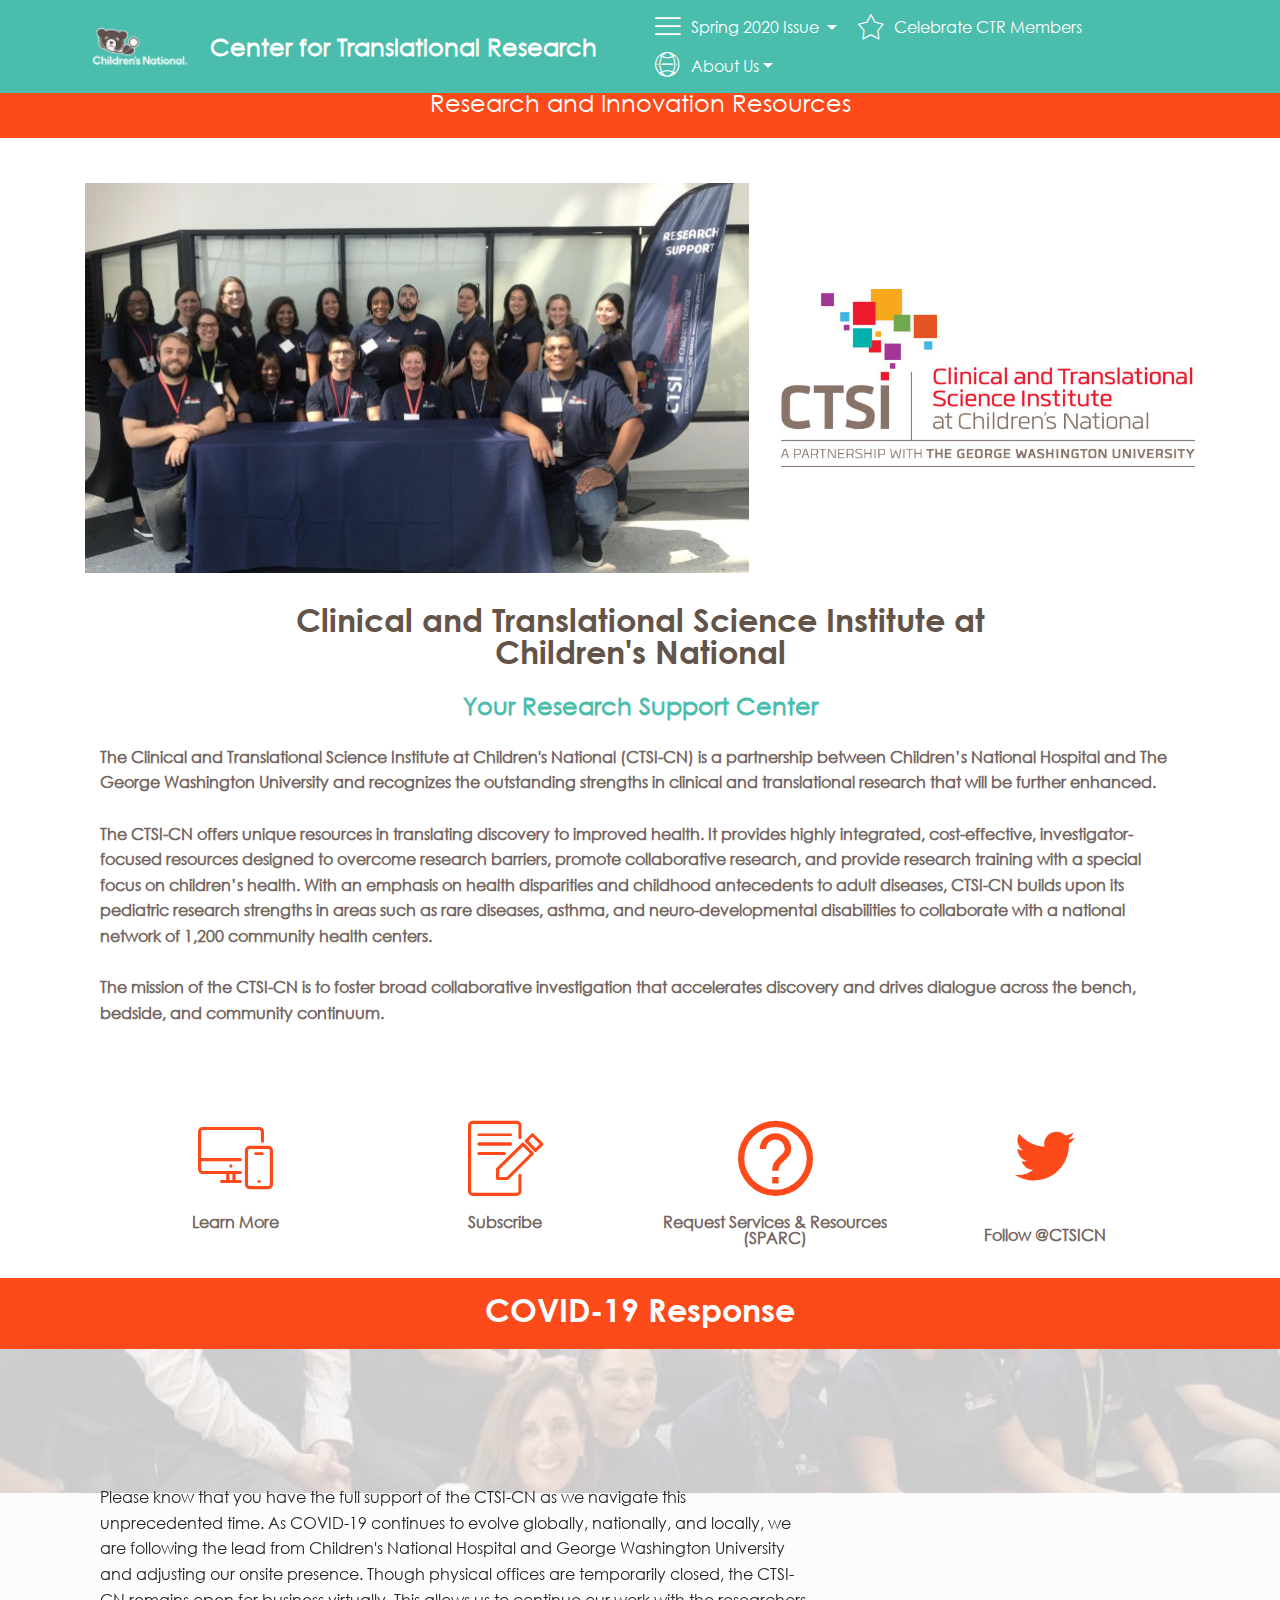
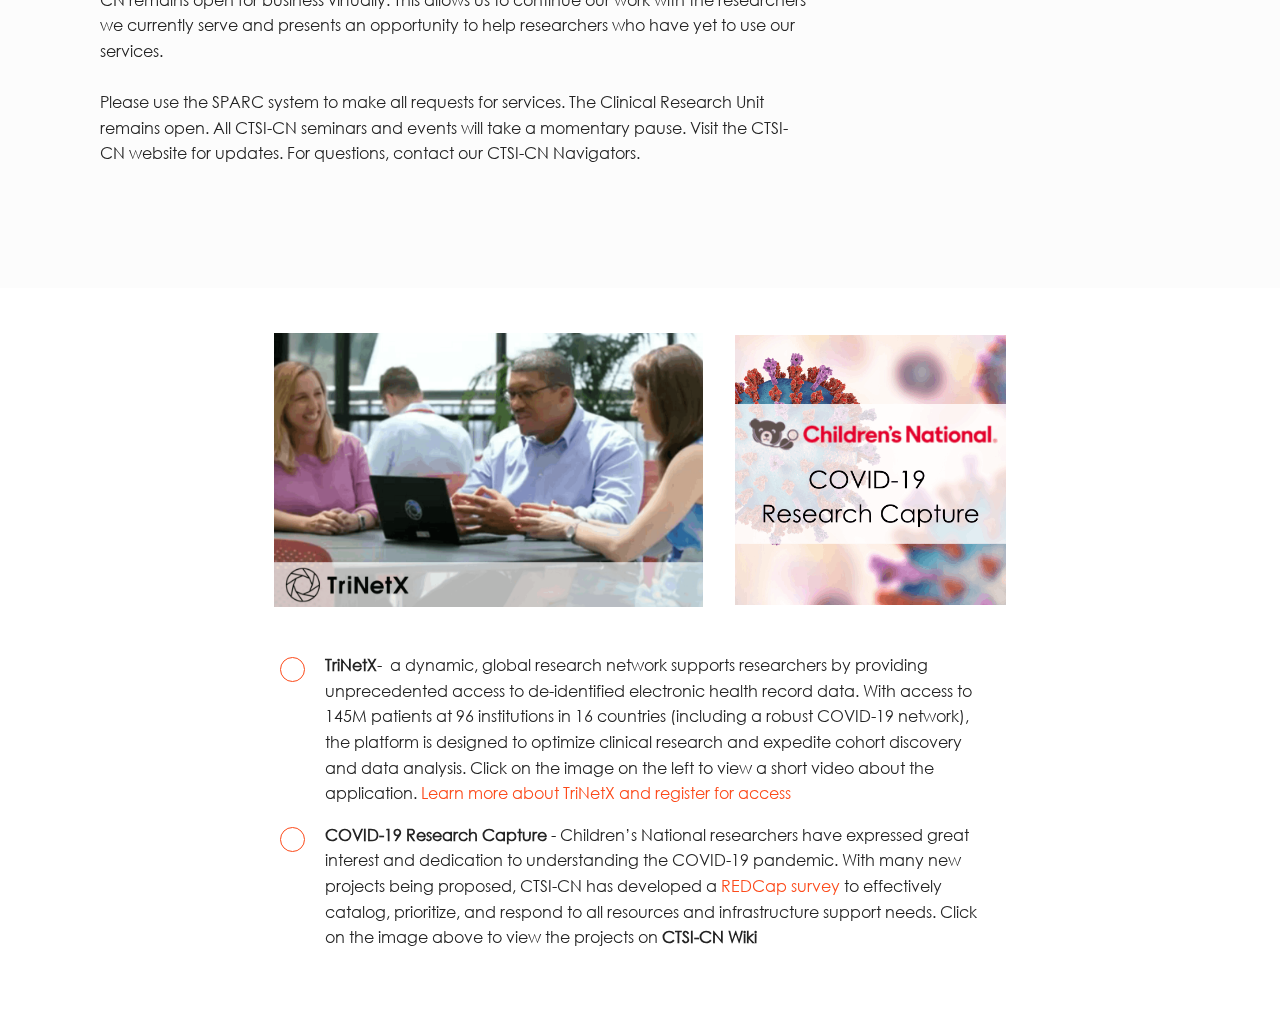
<file: ResearchResources.html>
<!DOCTYPE html>
<html  >
<head>
  <!-- Site made with Mobirise Website Builder v4.11.2, https://mobirise.com -->
  <meta charset="UTF-8">
  <meta http-equiv="X-UA-Compatible" content="IE=edge">
  <meta name="generator" content="Mobirise v4.11.2, mobirise.com">
  <meta name="viewport" content="width=device-width, initial-scale=1, minimum-scale=1">
  <link rel="shortcut icon" href="assets/images/cn-pr-grad-3c-cmyk-sm-062017-128x85.png" type="image/x-icon">
  <meta name="description" content="Web Site Creator Description">
  
  <title>ResearchResources</title>
  <link rel="stylesheet" href="assets/web/assets/mobirise-icons2/mobirise2.css">
  <link rel="stylesheet" href="assets/web/assets/mobirise-icons/mobirise-icons.css">
  <link rel="stylesheet" href="assets/web/assets/mobirise-icons-bold/mobirise-icons-bold.css">
  <link rel="stylesheet" href="assets/bootstrap/css/bootstrap.min.css">
  <link rel="stylesheet" href="assets/bootstrap/css/bootstrap-grid.min.css">
  <link rel="stylesheet" href="assets/bootstrap/css/bootstrap-reboot.min.css">
  <link rel="stylesheet" href="assets/dropdown/css/style.css">
  <link rel="stylesheet" href="assets/tether/tether.min.css">
  <link rel="stylesheet" href="assets/socicon/css/styles.css">
  <link rel="stylesheet" href="assets/theme/css/style.css">
  <link href="assets/fonts/style.css" rel="stylesheet">
  <link rel="preload" as="style" href="assets/mobirise/css/mbr-additional.css"><link rel="stylesheet" href="assets/mobirise/css/mbr-additional.css" type="text/css">
  
  
  
</head>
<body>
  <section class="menu cid-qTkzRZLJNu" once="menu" id="menu1-1j">

    

    <nav class="navbar navbar-expand beta-menu navbar-dropdown align-items-center navbar-fixed-top navbar-toggleable-sm">
        <button class="navbar-toggler navbar-toggler-right" type="button" data-toggle="collapse" data-target="#navbarSupportedContent" aria-controls="navbarSupportedContent" aria-expanded="false" aria-label="Toggle navigation">
            <div class="hamburger">
                <span></span>
                <span></span>
                <span></span>
                <span></span>
            </div>
        </button>
        <div class="menu-logo">
            <div class="navbar-brand">
                <span class="navbar-logo">
                    <a href="https://childrensnational.org">
                         <img src="assets/images/cn-master-ol-whttxt-rgb-hires-sm-98x51.png" alt="Mobirise" title="" style="height: 3.8rem;">
                    </a>
                </span>
                <span class="navbar-caption-wrap"><a class="navbar-caption text-white display-5" href="https://childrensnational.org/research-and-education/center-for-translational-research" target="_blank">
                        Center for Translational Research</a></span>
            </div>
        </div>
        <div class="collapse navbar-collapse" id="navbarSupportedContent">
            <ul class="navbar-nav nav-dropdown nav-right" data-app-modern-menu="true"><li class="nav-item dropdown open">
                    <a class="nav-link link dropdown-toggle text-white display-4" href="https://childrensnational.org/research-and-education/center-for-translational-research" data-toggle="dropdown-submenu" aria-expanded="true" target="_blank"><span class="mbrib-menu mbr-iconfont mbr-iconfont-btn"></span>Spring 2020 Issue&nbsp;</a><div class="dropdown-menu"><a class="dropdown-item text-white display-4" href="index.html" target="_blank">Homepage<br></a><a class="dropdown-item text-white display-4" href="FacultyNews.html" target="_blank">Faculty News<br></a><a class="dropdown-item text-white display-4" href="AroundResearch.html" target="_blank">Around Research</a><a class="dropdown-item text-white display-4" href="NewCTRMembers.html" aria-expanded="false" target="_blank">CTR Members</a><a class="dropdown-item text-white display-4" href="FacultyNews.html#features17-5q" target="_blank">Announcements<br></a><a class="dropdown-item text-white display-4" href="ResearchResources.html" target="_blank">Research Resources<br></a><div class="dropdown open"><a class="dropdown-item dropdown-toggle text-white display-4" href="https://childrensnational.org/research-and-education/center-for-translational-research" aria-expanded="true" target="_blank" data-toggle="dropdown-submenu">Archived Newsletters<br></a><div class="dropdown-menu dropdown-submenu"><a class="dropdown-item text-white display-4" href="assets/files/CTR_Connectors Corner_Spring 2019.pdf" aria-expanded="false" target="_blank">Spring 2019</a><a class="dropdown-item text-white display-4" href="assets/files/CTR_CC_Summer.2019.pdf" aria-expanded="false" target="_blank">Summer 2019<br></a><a class="dropdown-item text-white display-4" href="https://ctrinfo.github.io/NewsletterF19/" aria-expanded="false" target="_blank">Fall 2019<br></a><a class="dropdown-item text-white display-4" href="https://ctrinfo.github.io/NewsletterWinter2020/index.html" aria-expanded="false" target="_blank">Winter 2020<br></a></div></div></div>
                </li><li class="nav-item"><a class="nav-link link text-white display-4" href="CTRform.html" aria-expanded="false" target="_blank"><span class="mbri-star mbr-iconfont mbr-iconfont-btn"></span>Celebrate CTR Members</a></li><li class="nav-item dropdown">
                     <a class="nav-link link dropdown-toggle text-white display-4" href="https://childrensnational.org/research-and-education/center-for-translational-research" data-toggle="dropdown-submenu" aria-expanded="false"><span class="mbri-globe-2 mbr-iconfont mbr-iconfont-btn"></span>
                        
                        About Us</a><div class="dropdown-menu"><a class="dropdown-item text-white display-4" href="CTRLeadership.html" target="_blank">CTR Leadership</a><a class="dropdown-item text-white display-4" href="https://childrensnational.org/research-and-education/center-for-translational-research" target="_blank">CTR</a></div>
                </li></ul>
            
        </div>
    </nav>
</section>

<section class="engine"><a href="https://mobirise.info/k">develop free website</a></section><section class="mbr-section content4 cid-rCsgyZQNMM" id="content4-2f">

    

    <div class="container">
        <div class="media-container-row">
            <div class="title col-12 col-md-8">
                <h2 class="align-center pb-3 mbr-fonts-style display-5">
                    Research and Innovation Resources</h2>
                
                
            </div>
        </div>
    </div>
</section>

<section class="cid-rCsAHMnhW5" id="content13-2u">
    
    <div class="container">
            <div class="media-container-row" style="width: 100%;">
                <div class="img-item item1" style="width: 163%;">
                    <img src="assets/images/photo-sep-11-2-10-41-pm-736x552.jpeg" alt="" title="">
                    
                </div>
                <div class="img-item">
                    <a href="https://ctsicn.org/" target="_blank"><img src="assets/images/ctsi-logo-rgb-664x284.jpg" alt="" title=""></a>
                    
                </div>
            </div>
    </div>
</section>

<section class="mbr-section content4 cid-rMVTJH3hqN" id="content4-5r">

    

    <div class="container">
        <div class="media-container-row">
            <div class="title col-12 col-md-8">
                <h2 class="align-center pb-3 mbr-fonts-style display-2">
                    Clinical and Translational Science Institute at Children's National</h2>
                
                
            </div>
        </div>
    </div>
</section>

<section class="header12 cid-rCskCFMmdk" id="header12-2i">

    

    

    <div class="container  ">
            <div class="media-container">
                <div class="col-md-12 align-center">
                    <h1 class="mbr-section-title pb-3 mbr-white mbr-bold mbr-fonts-style display-5">Your Research Support Center</h1>
                    <p class="mbr-text pb-3 mbr-white mbr-fonts-style display-4"><strong>The Clinical and Translational Science Institute at Children's National (CTSI-CN) is a partnership between Children’s National Hospital and The George Washington University and recognizes the outstanding strengths in clinical and translational research that will be further enhanced.</strong><br><br><strong>The CTSI-CN offers unique resources in translating discovery to improved health. It provides highly integrated, cost-effective, investigator-focused resources designed to overcome research barriers, promote collaborative research, and provide research training with a special focus on children’s health. With an emphasis on health disparities and childhood antecedents to adult diseases, CTSI-CN builds upon its pediatric research strengths in areas such as rare diseases, asthma, and neuro-developmental disabilities to collaborate with a national network of 1,200 community health centers.</strong><br><br><strong>The mission of the CTSI-CN is to foster broad collaborative investigation that accelerates discovery and drives dialogue across the bench, bedside, and community continuum.&nbsp;</strong><br><strong>
                    </strong></p>
                    

                    <div class="icons-media-container mbr-white">
                        <div class="card col-12 col-md-6 col-lg-3">
                            <div class="icon-block">
                            <a href="https://ctsicn.org/" target="_blank">
                                <span class="mbr-iconfont mbri-responsive" style="color: rgb(252, 74, 26); fill: rgb(252, 74, 26); font-size: 75px;"></span>
                            </a>
                            </div>
                            <h5 class="mbr-fonts-style display-4"><strong>
                                Learn More</strong></h5>
                        </div>

                        <div class="card col-12 col-md-6 col-lg-3">
                            <div class="icon-block">
                                <a href="https://visitor.r20.constantcontact.com/d.jsp?llr=fpfpslfab&p=oi&m=1105268807141&sit=gdlpvg5fb&f=d86e3613-7530-4cbe-a577-ccf2a40ab3fb" target="_blank">
                                    <span class="mbr-iconfont mbri-edit" style="color: rgb(252, 74, 26); fill: rgb(252, 74, 26); font-size: 75px;"></span>
                                </a>
                            </div>
                            <h5 class="mbr-fonts-style display-4"><strong>
                                Subscribe</strong></h5>
                        </div>

                        <div class="card col-12 col-md-6 col-lg-3">
                            <div class="icon-block">
                                <a href="https://ctsicn.org/node/221">
                                    <span class="mbr-iconfont mobi-mbri-help mobi-mbri" style="color: rgb(252, 74, 26); fill: rgb(252, 74, 26); font-size: 75px;"></span>
                                </a>
                            </div>
                            <h5 class="mbr-fonts-style display-4"><strong>Request Services &amp; Resources</strong><br><strong>(SPARC)</strong></h5>
                        </div>

                        <div class="card col-12 col-md-6 col-lg-3">
                            <div class="icon-block">
                                <a href="https://twitter.com/CTSICN" target="_blank">
                                    <span class="mbr-iconfont socicon-twitter socicon" style="color: rgb(252, 74, 26); fill: rgb(252, 74, 26); font-size: 60px;"></span>
                                </a>
                            </div>
                            <h5 class="mbr-fonts-style display-4"><strong>Follow @CTSICN</strong><br></h5>
                        </div>
                    </div>
                </div>
            </div>
    </div>

    
</section>

<section class="mbr-section content4 cid-rZOMBIE4fT" id="content4-8f">

    

    <div class="container">
        <div class="media-container-row">
            <div class="title col-12 col-md-8">
                <h2 class="align-center pb-3 mbr-fonts-style display-2">
                    COVID-19 Response</h2>
                
                
            </div>
        </div>
    </div>
</section>

<section class="header9 cid-rZONenUBA6 mbr-parallax-background" id="header9-8h">

    

    <div class="mbr-overlay" style="opacity: 0.8; background-color: rgb(255, 255, 255);">
    </div>

    <div class="container">
        <div class="media-container-column mbr-white col-lg-8 col-md-10">
            
            
            <p class="mbr-text align-left pb-3 mbr-fonts-style display-4">Please know that you have the full support of the CTSI-CN as we navigate this unprecedented time.
As COVID-19 continues to evolve globally, nationally, and locally, we are following the lead from Children's National Hospital and George Washington University and adjusting our onsite presence. Though physical offices are temporarily closed, the CTSI-CN remains open for business virtually. This allows us to continue our work with the researchers we currently serve and presents an opportunity to help researchers who have yet to use our services. 
<br>
<br>Please use the SPARC system to make all requests for services. The Clinical Research Unit remains open. All CTSI-CN seminars and events will take a momentary pause. Visit the CTSI-CN website for updates. For questions, contact our CTSI-CN Navigators.&nbsp;<br></p>
            
        </div>
    </div>

    
</section>

<section class="cid-rZOPPID2kO" id="image4-8i">
    <!-- Block parameters controls (Blue "Gear" panel) -->
    
    <!-- End block parameters -->
    <div class="container images-container">
            <div class="media-container-row" style="width: 66%;">
                <div class="img-item item1" style="width: 163%;">
                    <a href="https://www.youtube.com/watch?v=pQ1xmthejz4"><img src="assets/images/trinetx-1-1086x775.png" alt="" title=""></a>
                    
                </div>
                <div class="img-item">
                    <a href="https://wiki.ctsicn.org/" target="_blank"><img src="assets/images/covid-19-10-500x500.png" alt="" title=""></a>
                    
                </div>
            </div>
    </div>
</section>

<section class="mbr-section article content12 cid-rZOTa6XFFz" id="content12-8m">
     

    <div class="container">
        <div class="media-container-row">
            <div class="mbr-text counter-container col-12 col-md-8 mbr-fonts-style display-4">
                <ul>
                    <li><strong>TriNetX</strong>- &nbsp;a dynamic, global research network supports researchers by providing unprecedented access to de-identified electronic health record data. With access to 145M patients at 96 institutions in 16 countries (including a robust COVID-19 network), the platform is designed to optimize clinical research and expedite cohort discovery and data analysis. Click on the image on the left to view a short video about the application. <a href="https://www.ctsicn.org/trinetx" class="text-success">Learn more about TriNetX and register for access</a></li>
                    <li><strong>COVID-19 Research Capture</strong>&nbsp;- Children’s National researchers have expressed great interest and dedication to understanding the COVID-19 pandemic. With many new projects being proposed, CTSI-CN has developed a<strong> <a href="https://cri-datacap.org/surveys/index.php?s=AJ8TA9JL4E" class="text-success">REDCap</a><a href="https://cri-datacap.org/surveys/index.php?s=AJ8TA9JL4E" class="text-success"> survey</a> </strong>to effectively catalog, prioritize, and respond to all resources and infrastructure support needs. Click on the image above to view the projects on&nbsp;<strong>CTSI-CN Wiki</strong></li>
                </ul>
            </div>
        </div>
    </div>
</section>


  <script src="assets/web/assets/jquery/jquery.min.js"></script>
  <script src="assets/popper/popper.min.js"></script>
  <script src="assets/bootstrap/js/bootstrap.min.js"></script>
  <script src="assets/dropdown/js/nav-dropdown.js"></script>
  <script src="assets/dropdown/js/navbar-dropdown.js"></script>
  <script src="assets/tether/tether.min.js"></script>
  <script src="assets/vimeoplayer/jquery.mb.vimeo_player.js"></script>
  <script src="assets/parallax/jarallax.min.js"></script>
  <script src="assets/smoothscroll/smooth-scroll.js"></script>
  <script src="assets/touchswipe/jquery.touch-swipe.min.js"></script>
  <script src="assets/theme/js/script.js"></script>
  
  
 <div id="scrollToTop" class="scrollToTop mbr-arrow-up"><a style="text-align: center;"><i class="mbr-arrow-up-icon mbr-arrow-up-icon-cm cm-icon cm-icon-smallarrow-up"></i></a></div>
  </body>
</html>
</file>
<file: assets/web/assets/mobirise-icons-bold/mobirise-icons-bold.css>
@font-face {
  font-family: 'mobirise-icons-bold';
  font-display: swap;
  src:  url('mobirise-icons-bold.eot?m1l4yr');
  src:  url('mobirise-icons-bold.eot?m1l4yr#iefix') format('embedded-opentype'),
    url('mobirise-icons-bold.ttf?m1l4yr') format('truetype'),
    url('mobirise-icons-bold.woff?m1l4yr') format('woff'),
    url('mobirise-icons-bold.svg?m1l4yr#mobirise-icons-bold') format('svg');
  font-weight: normal;
  font-style: normal;
}

[class^="mbrib-"], [class*="mbrib-"] {
  /* use !important to prevent issues with browser extensions that change fonts */
  font-family: 'mobirise-icons-bold' !important;
  speak: none;
  font-style: normal;
  font-weight: normal;
  font-variant: normal;
  text-transform: none;
  line-height: 1;

  /* Better Font Rendering =========== */
  -webkit-font-smoothing: antialiased;
  -moz-osx-font-smoothing: grayscale;
}

.mbrib-add-submenu:before {
  content: "\e900";
}
.mbrib-alert:before {
  content: "\e901";
}
.mbrib-align-center:before {
  content: "\e902";
}
.mbrib-align-justify:before {
  content: "\e903";
}
.mbrib-align-left:before {
  content: "\e904";
}
.mbrib-align-right:before {
  content: "\e905";
}
.mbrib-android:before {
  content: "\e906";
}
.mbrib-apple:before {
  content: "\e907";
}
.mbrib-arrow-down:before {
  content: "\e908";
}
.mbrib-arrow-next:before {
  content: "\e909";
}
.mbrib-arrow-prev:before {
  content: "\e90a";
}
.mbrib-arrow-up:before {
  content: "\e90b";
}
.mbrib-bold:before {
  content: "\e90c";
}
.mbrib-bookmark:before {
  content: "\e90d";
}
.mbrib-bootstrap:before {
  content: "\e90e";
}
.mbrib-briefcase:before {
  content: "\e90f";
}
.mbrib-browse:before {
  content: "\e910";
}
.mbrib-bulleted-list:before {
  content: "\e911";
}
.mbrib-calendar:before {
  content: "\e912";
}
.mbrib-camera:before {
  content: "\e913";
}
.mbrib-cart-add:before {
  content: "\e914";
}
.mbrib-cart-full:before {
  content: "\e915";
}
.mbrib-cash:before {
  content: "\e916";
}
.mbrib-change-style:before {
  content: "\e917";
}
.mbrib-chat:before {
  content: "\e918";
}
.mbrib-clock:before {
  content: "\e919";
}
.mbrib-close:before {
  content: "\e91a";
}
.mbrib-cloud:before {
  content: "\e91b";
}
.mbrib-code:before {
  content: "\e91c";
}
.mbrib-contact-form:before {
  content: "\e91d";
}
.mbrib-credit-card:before {
  content: "\e91e";
}
.mbrib-cursor-click:before {
  content: "\e91f";
}
.mbrib-cust-feedback:before {
  content: "\e920";
}
.mbrib-database:before {
  content: "\e921";
}
.mbrib-delivery:before {
  content: "\e922";
}
.mbrib-desktop:before {
  content: "\e923";
}
.mbrib-devices:before {
  content: "\e924";
}
.mbrib-down:before {
  content: "\e925";
}
.mbrib-download:before {
  content: "\e926";
}
.mbrib-drag-n-drop:before {
  content: "\e927";
}
.mbrib-drag-n-drop2:before {
  content: "\e928";
}
.mbrib-edit:before {
  content: "\e929";
}
.mbrib-edit2:before {
  content: "\e92a";
}
.mbrib-error:before {
  content: "\e92b";
}
.mbrib-extension:before {
  content: "\e92c";
}
.mbrib-features:before {
  content: "\e92d";
}
.mbrib-file:before {
  content: "\e92e";
}
.mbrib-flag:before {
  content: "\e92f";
}
.mbrib-folder:before {
  content: "\e930";
}
.mbrib-gift:before {
  content: "\e931";
}
.mbrib-github:before {
  content: "\e932";
}
.mbrib-globe-2:before {
  content: "\e933";
}
.mbrib-globe:before {
  content: "\e934";
}
.mbrib-growing-chart:before {
  content: "\e935";
}
.mbrib-hearth:before {
  content: "\e936";
}
.mbrib-help:before {
  content: "\e937";
}
.mbrib-home:before {
  content: "\e938";
}
.mbrib-hot-cup:before {
  content: "\e939";
}
.mbrib-idea:before {
  content: "\e93a";
}
.mbrib-image-gallery:before {
  content: "\e93b";
}
.mbrib-image-slider:before {
  content: "\e93c";
}
.mbrib-info:before {
  content: "\e93d";
}
.mbrib-italic:before {
  content: "\e93e";
}
.mbrib-key:before {
  content: "\e93f";
}
.mbrib-laptop:before {
  content: "\e940";
}
.mbrib-layers:before {
  content: "\e941";
}
.mbrib-left-right:before {
  content: "\e942";
}
.mbrib-left:before {
  content: "\e943";
}
.mbrib-letter:before {
  content: "\e944";
}
.mbrib-like:before {
  content: "\e945";
}
.mbrib-link:before {
  content: "\e946";
}
.mbrib-lock:before {
  content: "\e947";
}
.mbrib-login:before {
  content: "\e948";
}
.mbrib-logout:before {
  content: "\e949";
}
.mbrib-magic-stick:before {
  content: "\e94a";
}
.mbrib-map-pin:before {
  content: "\e94b";
}
.mbrib-menu:before {
  content: "\e94c";
}
.mbrib-mobile:before {
  content: "\e94d";
}
.mbrib-mobile2:before {
  content: "\e94e";
}
.mbrib-mobirise:before {
  content: "\e94f";
}
.mbrib-more-horizontal:before {
  content: "\e950";
}
.mbrib-more-vertical:before {
  content: "\e951";
}
.mbrib-music:before {
  content: "\e952";
}
.mbrib-new-file:before {
  content: "\e953";
}
.mbrib-numbered-list:before {
  content: "\e954";
}
.mbrib-opened-folder:before {
  content: "\e955";
}
.mbrib-pages:before {
  content: "\e956";
}
.mbrib-paper-plane:before {
  content: "\e957";
}
.mbrib-paperclip:before {
  content: "\e958";
}
.mbrib-photo:before {
  content: "\e959";
}
.mbrib-photos:before {
  content: "\e95a";
}
.mbrib-pin:before {
  content: "\e95b";
}
.mbrib-play:before {
  content: "\e95c";
}
.mbrib-plus:before {
  content: "\e95d";
}
.mbrib-preview:before {
  content: "\e95e";
}
.mbrib-print:before {
  content: "\e95f";
}
.mbrib-protect:before {
  content: "\e960";
}
.mbrib-question:before {
  content: "\e961";
}
.mbrib-quote-left:before {
  content: "\e962";
}
.mbrib-quote-right:before {
  content: "\e963";
}
.mbrib-redo:before {
  content: "\e964";
}
.mbrib-refresh:before {
  content: "\e965";
}
.mbrib-responsive:before {
  content: "\e966";
}
.mbrib-right:before {
  content: "\e967";
}
.mbrib-rocket:before {
  content: "\e968";
}
.mbrib-sad-face:before {
  content: "\e969";
}
.mbrib-sale:before {
  content: "\e96a";
}
.mbrib-save:before {
  content: "\e96b";
}
.mbrib-search:before {
  content: "\e96c";
}
.mbrib-setting:before {
  content: "\e96d";
}
.mbrib-setting2:before {
  content: "\e96e";
}
.mbrib-setting3:before {
  content: "\e96f";
}
.mbrib-share:before {
  content: "\e970";
}
.mbrib-shopping-bag:before {
  content: "\e971";
}
.mbrib-shopping-basket:before {
  content: "\e972";
}
.mbrib-shopping-cart:before {
  content: "\e973";
}
.mbrib-sites:before {
  content: "\e974";
}
.mbrib-smile-face:before {
  content: "\e975";
}
.mbrib-speed:before {
  content: "\e976";
}
.mbrib-star:before {
  content: "\e977";
}
.mbrib-success:before {
  content: "\e978";
}
.mbrib-sun:before {
  content: "\e979";
}
.mbrib-sun2:before {
  content: "\e97a";
}
.mbrib-tablet-vertical:before {
  content: "\e97b";
}
.mbrib-tablet:before {
  content: "\e97c";
}
.mbrib-target:before {
  content: "\e97d";
}
.mbrib-timer:before {
  content: "\e97e";
}
.mbrib-to-ftp:before {
  content: "\e97f";
}
.mbrib-to-local-drive:before {
  content: "\e980";
}
.mbrib-touch-swipe:before {
  content: "\e981";
}
.mbrib-touch:before {
  content: "\e982";
}
.mbrib-trash:before {
  content: "\e983";
}
.mbrib-underline:before {
  content: "\e984";
}
.mbrib-undo:before {
  content: "\e985";
}
.mbrib-unlink:before {
  content: "\e986";
}
.mbrib-unlock:before {
  content: "\e987";
}
.mbrib-up-down:before {
  content: "\e988";
}
.mbrib-up:before {
  content: "\e989";
}
.mbrib-update:before {
  content: "\e98a";
}
.mbrib-upload:before {
  content: "\e98b";
}
.mbrib-user:before {
  content: "\e98c";
}
.mbrib-user2:before {
  content: "\e98d";
}
.mbrib-users:before {
  content: "\e98e";
}
.mbrib-video-play:before {
  content: "\e98f";
}
.mbrib-video:before {
  content: "\e990";
}
.mbrib-watch:before {
  content: "\e991";
}
.mbrib-website-theme:before {
  content: "\e992";
}
.mbrib-wifi:before {
  content: "\e993";
}
.mbrib-windows:before {
  content: "\e994";
}
.mbrib-zoom-out:before {
  content: "\e995";
}
</file>
<file: assets/web/assets/mobirise-icons/mobirise-icons.css>
@font-face {
  font-family: 'MobiriseIcons';
  src:  url('mobirise-icons.eot?spat4u');
  src:  url('mobirise-icons.eot?spat4u#iefix') format('embedded-opentype'),
    url('mobirise-icons.ttf?spat4u') format('truetype'),
    url('mobirise-icons.woff?spat4u') format('woff'),
    url('mobirise-icons.svg?spat4u#MobiriseIcons') format('svg');
  font-weight: normal;
  font-style: normal;
  font-display: swap;
}

[class^="mbri-"], [class*=" mbri-"] {
  /* use !important to prevent issues with browser extensions that change fonts */
  font-family: MobiriseIcons !important;
  speak: none;
  font-style: normal;
  font-weight: normal;
  font-variant: normal;
  text-transform: none;
  line-height: 1;

  /* Better Font Rendering =========== */
  -webkit-font-smoothing: antialiased;
  -moz-osx-font-smoothing: grayscale;
}

.mbri-add-submenu:before {
  content: "\e900";
}
.mbri-alert:before {
  content: "\e901";
}
.mbri-align-center:before {
  content: "\e902";
}
.mbri-align-justify:before {
  content: "\e903";
}
.mbri-align-left:before {
  content: "\e904";
}
.mbri-align-right:before {
  content: "\e905";
}
.mbri-android:before {
  content: "\e906";
}
.mbri-apple:before {
  content: "\e907";
}
.mbri-arrow-down:before {
  content: "\e908";
}
.mbri-arrow-next:before {
  content: "\e909";
}
.mbri-arrow-prev:before {
  content: "\e90a";
}
.mbri-arrow-up:before {
  content: "\e90b";
}
.mbri-bold:before {
  content: "\e90c";
}
.mbri-bookmark:before {
  content: "\e90d";
}
.mbri-bootstrap:before {
  content: "\e90e";
}
.mbri-briefcase:before {
  content: "\e90f";
}
.mbri-browse:before {
  content: "\e910";
}
.mbri-bulleted-list:before {
  content: "\e911";
}
.mbri-calendar:before {
  content: "\e912";
}
.mbri-camera:before {
  content: "\e913";
}
.mbri-cart-add:before {
  content: "\e914";
}
.mbri-cart-full:before {
  content: "\e915";
}
.mbri-cash:before {
  content: "\e916";
}
.mbri-change-style:before {
  content: "\e917";
}
.mbri-chat:before {
  content: "\e918";
}
.mbri-clock:before {
  content: "\e919";
}
.mbri-close:before {
  content: "\e91a";
}
.mbri-cloud:before {
  content: "\e91b";
}
.mbri-code:before {
  content: "\e91c";
}
.mbri-contact-form:before {
  content: "\e91d";
}
.mbri-credit-card:before {
  content: "\e91e";
}
.mbri-cursor-click:before {
  content: "\e91f";
}
.mbri-cust-feedback:before {
  content: "\e920";
}
.mbri-database:before {
  content: "\e921";
}
.mbri-delivery:before {
  content: "\e922";
}
.mbri-desktop:before {
  content: "\e923";
}
.mbri-devices:before {
  content: "\e924";
}
.mbri-down:before {
  content: "\e925";
}
.mbri-download:before {
  content: "\e989";
}
.mbri-drag-n-drop:before {
  content: "\e927";
}
.mbri-drag-n-drop2:before {
  content: "\e928";
}
.mbri-edit:before {
  content: "\e929";
}
.mbri-edit2:before {
  content: "\e92a";
}
.mbri-error:before {
  content: "\e92b";
}
.mbri-extension:before {
  content: "\e92c";
}
.mbri-features:before {
  content: "\e92d";
}
.mbri-file:before {
  content: "\e92e";
}
.mbri-flag:before {
  content: "\e92f";
}
.mbri-folder:before {
  content: "\e930";
}
.mbri-gift:before {
  content: "\e931";
}
.mbri-github:before {
  content: "\e932";
}
.mbri-globe:before {
  content: "\e933";
}
.mbri-globe-2:before {
  content: "\e934";
}
.mbri-growing-chart:before {
  content: "\e935";
}
.mbri-hearth:before {
  content: "\e936";
}
.mbri-help:before {
  content: "\e937";
}
.mbri-home:before {
  content: "\e938";
}
.mbri-hot-cup:before {
  content: "\e939";
}
.mbri-idea:before {
  content: "\e93a";
}
.mbri-image-gallery:before {
  content: "\e93b";
}
.mbri-image-slider:before {
  content: "\e93c";
}
.mbri-info:before {
  content: "\e93d";
}
.mbri-italic:before {
  content: "\e93e";
}
.mbri-key:before {
  content: "\e93f";
}
.mbri-laptop:before {
  content: "\e940";
}
.mbri-layers:before {
  content: "\e941";
}
.mbri-left-right:before {
  content: "\e942";
}
.mbri-left:before {
  content: "\e943";
}
.mbri-letter:before {
  content: "\e944";
}
.mbri-like:before {
  content: "\e945";
}
.mbri-link:before {
  content: "\e946";
}
.mbri-lock:before {
  content: "\e947";
}
.mbri-login:before {
  content: "\e948";
}
.mbri-logout:before {
  content: "\e949";
}
.mbri-magic-stick:before {
  content: "\e94a";
}
.mbri-map-pin:before {
  content: "\e94b";
}
.mbri-menu:before {
  content: "\e94c";
}
.mbri-mobile:before {
  content: "\e94d";
}
.mbri-mobile2:before {
  content: "\e94e";
}
.mbri-mobirise:before {
  content: "\e94f";
}
.mbri-more-horizontal:before {
  content: "\e950";
}
.mbri-more-vertical:before {
  content: "\e951";
}
.mbri-music:before {
  content: "\e952";
}
.mbri-new-file:before {
  content: "\e953";
}
.mbri-numbered-list:before {
  content: "\e954";
}
.mbri-opened-folder:before {
  content: "\e955";
}
.mbri-pages:before {
  content: "\e956";
}
.mbri-paper-plane:before {
  content: "\e957";
}
.mbri-paperclip:before {
  content: "\e958";
}
.mbri-photo:before {
  content: "\e959";
}
.mbri-photos:before {
  content: "\e95a";
}
.mbri-pin:before {
  content: "\e95b";
}
.mbri-play:before {
  content: "\e95c";
}
.mbri-plus:before {
  content: "\e95d";
}
.mbri-preview:before {
  content: "\e95e";
}
.mbri-print:before {
  content: "\e95f";
}
.mbri-protect:before {
  content: "\e960";
}
.mbri-question:before {
  content: "\e961";
}
.mbri-quote-left:before {
  content: "\e962";
}
.mbri-quote-right:before {
  content: "\e963";
}
.mbri-refresh:before {
  content: "\e964";
}
.mbri-responsive:before {
  content: "\e965";
}
.mbri-right:before {
  content: "\e966";
}
.mbri-rocket:before {
  content: "\e967";
}
.mbri-sad-face:before {
  content: "\e968";
}
.mbri-sale:before {
  content: "\e969";
}
.mbri-save:before {
  content: "\e96a";
}
.mbri-search:before {
  content: "\e96b";
}
.mbri-setting:before {
  content: "\e96c";
}
.mbri-setting2:before {
  content: "\e96d";
}
.mbri-setting3:before {
  content: "\e96e";
}
.mbri-share:before {
  content: "\e96f";
}
.mbri-shopping-bag:before {
  content: "\e970";
}
.mbri-shopping-basket:before {
  content: "\e971";
}
.mbri-shopping-cart:before {
  content: "\e972";
}
.mbri-sites:before {
  content: "\e973";
}
.mbri-smile-face:before {
  content: "\e974";
}
.mbri-speed:before {
  content: "\e975";
}
.mbri-star:before {
  content: "\e976";
}
.mbri-success:before {
  content: "\e977";
}
.mbri-sun:before {
  content: "\e978";
}
.mbri-sun2:before {
  content: "\e979";
}
.mbri-tablet:before {
  content: "\e97a";
}
.mbri-tablet-vertical:before {
  content: "\e97b";
}
.mbri-target:before {
  content: "\e97c";
}
.mbri-timer:before {
  content: "\e97d";
}
.mbri-to-ftp:before {
  content: "\e97e";
}
.mbri-to-local-drive:before {
  content: "\e97f";
}
.mbri-touch-swipe:before {
  content: "\e980";
}
.mbri-touch:before {
  content: "\e981";
}
.mbri-trash:before {
  content: "\e982";
}
.mbri-underline:before {
  content: "\e983";
}
.mbri-unlink:before {
  content: "\e984";
}
.mbri-unlock:before {
  content: "\e985";
}
.mbri-up-down:before {
  content: "\e986";
}
.mbri-up:before {
  content: "\e987";
}
.mbri-update:before {
  content: "\e988";
}
.mbri-upload:before {
 content: "\e926"; 
}
.mbri-user:before {
  content: "\e98a";
}
.mbri-user2:before {
  content: "\e98b";
}
.mbri-users:before {
  content: "\e98c";
}
.mbri-video:before {
  content: "\e98d";
}
.mbri-video-play:before {
  content: "\e98e";
}
.mbri-watch:before {
  content: "\e98f";
}
.mbri-website-theme:before {
  content: "\e990";
}
.mbri-wifi:before {
  content: "\e991";
}
.mbri-windows:before {
  content: "\e992";
}
.mbri-zoom-out:before {
  content: "\e993";
}
.mbri-redo:before {
  content: "\e994";
}
.mbri-undo:before {
  content: "\e995";
}
</file>
<file: assets/socicon/css/styles.css>
@charset "UTF-8";

@font-face {
  font-family: "socicon";
  src:url("../fonts/socicon.eot");
  src:url("../fonts/socicon.eot?#iefix") format("embedded-opentype"),
    url("../fonts/socicon.woff") format("woff"),
    url("../fonts/socicon.ttf") format("truetype"),
    url("../fonts/socicon.svg#socicon") format("svg");
  font-weight: normal;
  font-style: normal;
  font-display:swap;
}

[data-icon]:before {
  font-family: "socicon" !important;
  content: attr(data-icon);
  font-style: normal !important;
  font-weight: normal !important;
  font-variant: normal !important;
  text-transform: none !important;
  speak: none;
  line-height: 1;
  -webkit-font-smoothing: antialiased;
  -moz-osx-font-smoothing: grayscale;
}

[class^="socicon-"]:before,
[class*=" socicon-"]:before {
  font-family: "socicon" !important;
  font-style: normal !important;
  font-weight: normal !important;
  font-variant: normal !important;
  text-transform: none !important;
  speak: none;
  line-height: 1;
  -webkit-font-smoothing: antialiased;
  -moz-osx-font-smoothing: grayscale;
}

.socicon-modelmayhem:before {
  content: "\e000";
}
.socicon-mixcloud:before {
  content: "\e001";
}
.socicon-drupal:before {
  content: "\e002";
}
.socicon-swarm:before {
  content: "\e003";
}
.socicon-istock:before {
  content: "\e004";
}
.socicon-yammer:before {
  content: "\e005";
}
.socicon-ello:before {
  content: "\e006";
}
.socicon-stackoverflow:before {
  content: "\e007";
}
.socicon-persona:before {
  content: "\e008";
}
.socicon-triplej:before {
  content: "\e009";
}
.socicon-houzz:before {
  content: "\e00a";
}
.socicon-rss:before {
  content: "\e00b";
}
.socicon-paypal:before {
  content: "\e00c";
}
.socicon-odnoklassniki:before {
  content: "\e00d";
}
.socicon-airbnb:before {
  content: "\e00e";
}
.socicon-periscope:before {
  content: "\e00f";
}
.socicon-outlook:before {
  content: "\e010";
}
.socicon-coderwall:before {
  content: "\e011";
}
.socicon-tripadvisor:before {
  content: "\e012";
}
.socicon-appnet:before {
  content: "\e013";
}
.socicon-goodreads:before {
  content: "\e014";
}
.socicon-tripit:before {
  content: "\e015";
}
.socicon-lanyrd:before {
  content: "\e016";
}
.socicon-slideshare:before {
  content: "\e017";
}
.socicon-buffer:before {
  content: "\e018";
}
.socicon-disqus:before {
  content: "\e019";
}
.socicon-vkontakte:before {
  content: "\e01a";
}
.socicon-whatsapp:before {
  content: "\e01b";
}
.socicon-patreon:before {
  content: "\e01c";
}
.socicon-storehouse:before {
  content: "\e01d";
}
.socicon-pocket:before {
  content: "\e01e";
}
.socicon-mail:before {
  content: "\e01f";
}
.socicon-blogger:before {
  content: "\e020";
}
.socicon-technorati:before {
  content: "\e021";
}
.socicon-reddit:before {
  content: "\e022";
}
.socicon-dribbble:before {
  content: "\e023";
}
.socicon-stumbleupon:before {
  content: "\e024";
}
.socicon-digg:before {
  content: "\e025";
}
.socicon-envato:before {
  content: "\e026";
}
.socicon-behance:before {
  content: "\e027";
}
.socicon-delicious:before {
  content: "\e028";
}
.socicon-deviantart:before {
  content: "\e029";
}
.socicon-forrst:before {
  content: "\e02a";
}
.socicon-play:before {
  content: "\e02b";
}
.socicon-zerply:before {
  content: "\e02c";
}
.socicon-wikipedia:before {
  content: "\e02d";
}
.socicon-apple:before {
  content: "\e02e";
}
.socicon-flattr:before {
  content: "\e02f";
}
.socicon-github:before {
  content: "\e030";
}
.socicon-renren:before {
  content: "\e031";
}
.socicon-friendfeed:before {
  content: "\e032";
}
.socicon-newsvine:before {
  content: "\e033";
}
.socicon-identica:before {
  content: "\e034";
}
.socicon-bebo:before {
  content: "\e035";
}
.socicon-zynga:before {
  content: "\e036";
}
.socicon-steam:before {
  content: "\e037";
}
.socicon-xbox:before {
  content: "\e038";
}
.socicon-windows:before {
  content: "\e039";
}
.socicon-qq:before {
  content: "\e03a";
}
.socicon-douban:before {
  content: "\e03b";
}
.socicon-meetup:before {
  content: "\e03c";
}
.socicon-playstation:before {
  content: "\e03d";
}
.socicon-android:before {
  content: "\e03e";
}
.socicon-snapchat:before {
  content: "\e03f";
}
.socicon-twitter:before {
  content: "\e040";
}
.socicon-facebook:before {
  content: "\e041";
}
.socicon-googleplus:before {
  content: "\e042";
}
.socicon-pinterest:before {
  content: "\e043";
}
.socicon-foursquare:before {
  content: "\e044";
}
.socicon-yahoo:before {
  content: "\e045";
}
.socicon-skype:before {
  content: "\e046";
}
.socicon-yelp:before {
  content: "\e047";
}
.socicon-feedburner:before {
  content: "\e048";
}
.socicon-linkedin:before {
  content: "\e049";
}
.socicon-viadeo:before {
  content: "\e04a";
}
.socicon-xing:before {
  content: "\e04b";
}
.socicon-myspace:before {
  content: "\e04c";
}
.socicon-soundcloud:before {
  content: "\e04d";
}
.socicon-spotify:before {
  content: "\e04e";
}
.socicon-grooveshark:before {
  content: "\e04f";
}
.socicon-lastfm:before {
  content: "\e050";
}
.socicon-youtube:before {
  content: "\e051";
}
.socicon-vimeo:before {
  content: "\e052";
}
.socicon-dailymotion:before {
  content: "\e053";
}
.socicon-vine:before {
  content: "\e054";
}
.socicon-flickr:before {
  content: "\e055";
}
.socicon-500px:before {
  content: "\e056";
}
.socicon-wordpress:before {
  content: "\e058";
}
.socicon-tumblr:before {
  content: "\e059";
}
.socicon-twitch:before {
  content: "\e05a";
}
.socicon-8tracks:before {
  content: "\e05b";
}
.socicon-amazon:before {
  content: "\e05c";
}
.socicon-icq:before {
  content: "\e05d";
}
.socicon-smugmug:before {
  content: "\e05e";
}
.socicon-ravelry:before {
  content: "\e05f";
}
.socicon-weibo:before {
  content: "\e060";
}
.socicon-baidu:before {
  content: "\e061";
}
.socicon-angellist:before {
  content: "\e062";
}
.socicon-ebay:before {
  content: "\e063";
}
.socicon-imdb:before {
  content: "\e064";
}
.socicon-stayfriends:before {
  content: "\e065";
}
.socicon-residentadvisor:before {
  content: "\e066";
}
.socicon-google:before {
  content: "\e067";
}
.socicon-yandex:before {
  content: "\e068";
}
.socicon-sharethis:before {
  content: "\e069";
}
.socicon-bandcamp:before {
  content: "\e06a";
}
.socicon-itunes:before {
  content: "\e06b";
}
.socicon-deezer:before {
  content: "\e06c";
}
.socicon-telegram:before {
  content: "\e06e";
}
.socicon-openid:before {
  content: "\e06f";
}
.socicon-amplement:before {
  content: "\e070";
}
.socicon-viber:before {
  content: "\e071";
}
.socicon-zomato:before {
  content: "\e072";
}
.socicon-draugiem:before {
  content: "\e074";
}
.socicon-endomodo:before {
  content: "\e075";
}
.socicon-filmweb:before {
  content: "\e076";
}
.socicon-stackexchange:before {
  content: "\e077";
}
.socicon-wykop:before {
  content: "\e078";
}
.socicon-teamspeak:before {
  content: "\e079";
}
.socicon-teamviewer:before {
  content: "\e07a";
}
.socicon-ventrilo:before {
  content: "\e07b";
}
.socicon-younow:before {
  content: "\e07c";
}
.socicon-raidcall:before {
  content: "\e07d";
}
.socicon-mumble:before {
  content: "\e07e";
}
.socicon-medium:before {
  content: "\e06d";
}
.socicon-bebee:before {
  content: "\e07f";
}
.socicon-hitbox:before {
  content: "\e080";
}
.socicon-reverbnation:before {
  content: "\e081";
}
.socicon-formulr:before {
  content: "\e082";
}
.socicon-instagram:before {
  content: "\e057";
}
.socicon-battlenet:before {
  content: "\e083";
}
.socicon-chrome:before {
  content: "\e084";
}
.socicon-discord:before {
  content: "\e086";
}
.socicon-issuu:before {
  content: "\e087";
}
.socicon-macos:before {
  content: "\e088";
}
.socicon-firefox:before {
  content: "\e089";
}
.socicon-opera:before {
  content: "\e08d";
}
.socicon-keybase:before {
  content: "\e090";
}
.socicon-alliance:before {
  content: "\e091";
}
.socicon-livejournal:before {
  content: "\e092";
}
.socicon-googlephotos:before {
  content: "\e093";
}
.socicon-horde:before {
  content: "\e094";
}
.socicon-etsy:before {
  content: "\e095";
}
.socicon-zapier:before {
  content: "\e096";
}
.socicon-google-scholar:before {
  content: "\e097";
}
.socicon-researchgate:before {
  content: "\e098";
}
.socicon-wechat:before {
  content: "\e099";
}
.socicon-strava:before {
  content: "\e09a";
}
.socicon-line:before {
  content: "\e09b";
}
.socicon-lyft:before {
  content: "\e09c";
}
.socicon-uber:before {
  content: "\e09d";
}
.socicon-songkick:before {
  content: "\e09e";
}
.socicon-viewbug:before {
  content: "\e09f";
}
.socicon-googlegroups:before {
  content: "\e0a0";
}
.socicon-quora:before {
  content: "\e073";
}
.socicon-diablo:before {
  content: "\e085";
}
.socicon-blizzard:before {
  content: "\e0a1";
}
.socicon-hearthstone:before {
  content: "\e08b";
}
.socicon-heroes:before {
  content: "\e08a";
}
.socicon-overwatch:before {
  content: "\e08c";
}
.socicon-warcraft:before {
  content: "\e08e";
}
.socicon-starcraft:before {
  content: "\e08f";
}
.socicon-beam:before {
  content: "\e0a2";
}
.socicon-curse:before {
  content: "\e0a3";
}
.socicon-player:before {
  content: "\e0a4";
}
.socicon-streamjar:before {
  content: "\e0a5";
}
.socicon-nintendo:before {
  content: "\e0a6";
}
.socicon-hellocoton:before {
  content: "\e0a7";
}
</file>
<file: assets/dropdown/css/style.css>
.navbar-dropdown {
  left: 0;
  padding: 0;
  position: absolute;
  right: 0;
  top: 0;
  transition: all 0.45s ease;
  z-index: 1030;
  background: #282828; }
  .navbar-dropdown .navbar-logo {
    margin-right: 0.8rem;
    transition: margin 0.3s ease-in-out;
    vertical-align: middle; }
    .navbar-dropdown .navbar-logo img {
      height: 3.125rem;
      transition: all 0.3s ease-in-out; }
    .navbar-dropdown .navbar-logo.mbr-iconfont {
      font-size: 3.125rem;
      line-height: 3.125rem; }
  .navbar-dropdown .navbar-caption {
    font-weight: 700;
    white-space: normal;
    vertical-align: -4px;
    line-height: 3.125rem !important; }
    .navbar-dropdown .navbar-caption, .navbar-dropdown .navbar-caption:hover {
      color: inherit;
      text-decoration: none; }
  .navbar-dropdown .mbr-iconfont + .navbar-caption {
    vertical-align: -1px; }
  .navbar-dropdown.navbar-fixed-top {
    position: fixed; }
  .navbar-dropdown .navbar-brand span {
    vertical-align: -4px; }
  .navbar-dropdown.bg-color.transparent {
    background: none; }
  .navbar-dropdown.navbar-short .navbar-brand {
    padding: 0.625rem 0; }
    .navbar-dropdown.navbar-short .navbar-brand span {
      vertical-align: -1px; }
  .navbar-dropdown.navbar-short .navbar-caption {
    line-height: 2.375rem !important;
    vertical-align: -2px; }
  .navbar-dropdown.navbar-short .navbar-logo {
    margin-right: 0.5rem; }
    .navbar-dropdown.navbar-short .navbar-logo img {
      height: 2.375rem; }
    .navbar-dropdown.navbar-short .navbar-logo.mbr-iconfont {
      font-size: 2.375rem;
      line-height: 2.375rem; }
  .navbar-dropdown.navbar-short .mbr-table-cell {
    height: 3.625rem; }
  .navbar-dropdown .navbar-close {
    left: 0.6875rem;
    position: fixed;
    top: 0.75rem;
    z-index: 1000; }
  .navbar-dropdown .hamburger-icon {
    content: "";
    display: inline-block;
    vertical-align: middle;
    width: 16px;
    -webkit-box-shadow: 0 -6px 0 1px #282828,0 0 0 1px #282828,0 6px 0 1px #282828;
    -moz-box-shadow: 0 -6px 0 1px #282828,0 0 0 1px #282828,0 6px 0 1px #282828;
    box-shadow: 0 -6px 0 1px #282828,0 0 0 1px #282828,0 6px 0 1px #282828; }

.dropdown-menu .dropdown-toggle[data-toggle="dropdown-submenu"]::after {
  border-bottom: 0.35em solid transparent;
  border-left: 0.35em solid;
  border-right: 0;
  border-top: 0.35em solid transparent;
  margin-left: 0.3rem; }

.dropdown-menu .dropdown-item:focus {
  outline: 0; }

.nav-dropdown {
  font-size: 0.75rem;
  font-weight: 500;
  height: auto !important; }
  .nav-dropdown .nav-btn {
    padding-left: 1rem; }
  .nav-dropdown .link {
    margin: .667em 1.667em;
    font-weight: 500;
    padding: 0;
    transition: color .2s ease-in-out; }
    .nav-dropdown .link.dropdown-toggle {
      margin-right: 2.583em; }
      .nav-dropdown .link.dropdown-toggle::after {
        margin-left: .25rem;
        border-top: 0.35em solid;
        border-right: 0.35em solid transparent;
        border-left: 0.35em solid transparent;
        border-bottom: 0; }
      .nav-dropdown .link.dropdown-toggle[aria-expanded="true"] {
        margin: 0;
        padding: 0.667em 3.263em  0.667em 1.667em; }
  .nav-dropdown .link::after,
  .nav-dropdown .dropdown-item::after {
    color: inherit; }
  .nav-dropdown .btn {
    font-size: 0.75rem;
    font-weight: 700;
    letter-spacing: 0;
    margin-bottom: 0;
    padding-left: 1.25rem;
    padding-right: 1.25rem; }
  .nav-dropdown .dropdown-menu {
    border-radius: 0;
    border: 0;
    left: 0;
    margin: 0;
    padding-bottom: 1.25rem;
    padding-top: 1.25rem;
    position: relative; }
  .nav-dropdown .dropdown-submenu {
    margin-left: 0.125rem;
    top: 0; }
  .nav-dropdown .dropdown-item {
    font-weight: 500;
    line-height: 2;
    padding: 0.3846em 4.615em 0.3846em 1.5385em;
    position: relative;
    transition: color .2s ease-in-out, background-color .2s ease-in-out; }
    .nav-dropdown .dropdown-item::after {
      margin-top: -0.3077em;
      position: absolute;
      right: 1.1538em;
      top: 50%; }
    .nav-dropdown .dropdown-item:focus, .nav-dropdown .dropdown-item:hover {
      background: none; }

@media (max-width: 767px) {
  .nav-dropdown.navbar-toggleable-sm {
    bottom: 0;
    display: none;
    left: 0;
    overflow-x: hidden;
    position: fixed;
    top: 0;
    transform: translateX(-100%);
    -ms-transform: translateX(-100%);
    -webkit-transform: translateX(-100%);
    width: 18.75rem;
    z-index: 999; } }
.nav-dropdown.navbar-toggleable-xl {
  bottom: 0;
  display: none;
  left: 0;
  overflow-x: hidden;
  position: fixed;
  top: 0;
  transform: translateX(-100%);
  -ms-transform: translateX(-100%);
  -webkit-transform: translateX(-100%);
  width: 18.75rem;
  z-index: 999; }

.nav-dropdown-sm {
  display: block !important;
  overflow-x: hidden;
  overflow: auto;
  padding-top: 3.875rem; }
  .nav-dropdown-sm::after {
    content: "";
    display: block;
    height: 3rem;
    width: 100%; }
  .nav-dropdown-sm.collapse.in ~ .navbar-close {
    display: block !important; }
  .nav-dropdown-sm.collapsing, .nav-dropdown-sm.collapse.in {
    transform: translateX(0);
    -ms-transform: translateX(0);
    -webkit-transform: translateX(0);
    transition: all 0.25s ease-out;
    -webkit-transition: all 0.25s ease-out;
    background: #282828; }
  .nav-dropdown-sm.collapsing[aria-expanded="false"] {
    transform: translateX(-100%);
    -ms-transform: translateX(-100%);
    -webkit-transform: translateX(-100%); }
  .nav-dropdown-sm .nav-item {
    display: block;
    margin-left: 0 !important;
    padding-left: 0; }
  .nav-dropdown-sm .link,
  .nav-dropdown-sm .dropdown-item {
    border-top: 1px dotted rgba(255, 255, 255, 0.1);
    font-size: 0.8125rem;
    line-height: 1.6;
    margin: 0 !important;
    padding: 0.875rem 2.4rem 0.875rem 1.5625rem !important;
    position: relative;
    white-space: normal; }
    .nav-dropdown-sm .link:focus, .nav-dropdown-sm .link:hover,
    .nav-dropdown-sm .dropdown-item:focus,
    .nav-dropdown-sm .dropdown-item:hover {
      background: rgba(0, 0, 0, 0.2) !important;
      color: #c0a375; }
  .nav-dropdown-sm .nav-btn {
    position: relative;
    padding: 1.5625rem 1.5625rem 0 1.5625rem; }
    .nav-dropdown-sm .nav-btn::before {
      border-top: 1px dotted rgba(255, 255, 255, 0.1);
      content: "";
      left: 0;
      position: absolute;
      top: 0;
      width: 100%; }
    .nav-dropdown-sm .nav-btn + .nav-btn {
      padding-top: 0.625rem; }
      .nav-dropdown-sm .nav-btn + .nav-btn::before {
        display: none; }
  .nav-dropdown-sm .btn {
    padding: 0.625rem 0; }
  .nav-dropdown-sm .dropdown-toggle[data-toggle="dropdown-submenu"]::after {
    margin-left: .25rem;
    border-top: 0.35em solid;
    border-right: 0.35em solid transparent;
    border-left: 0.35em solid transparent;
    border-bottom: 0; }
  .nav-dropdown-sm .dropdown-toggle[data-toggle="dropdown-submenu"][aria-expanded="true"]::after {
    border-top: 0;
    border-right: 0.35em solid transparent;
    border-left: 0.35em solid transparent;
    border-bottom: 0.35em solid; }
  .nav-dropdown-sm .dropdown-menu {
    margin: 0;
    padding: 0;
    position: relative;
    top: 0;
    left: 0;
    width: 100%;
    border: 0;
    float: none;
    border-radius: 0;
    background: none; }
  .nav-dropdown-sm .dropdown-submenu {
    left: 100%;
    margin-left: 0.125rem;
    margin-top: -1.25rem;
    top: 0; }

.navbar-toggleable-sm .nav-dropdown .dropdown-menu {
  position: absolute; }

.navbar-toggleable-sm .nav-dropdown .dropdown-submenu {
  left: 100%;
  margin-left: 0.125rem;
  margin-top: -1.25rem;
  top: 0; }

.navbar-toggleable-sm.opened .nav-dropdown .dropdown-menu {
  position: relative; }

.navbar-toggleable-sm.opened .nav-dropdown .dropdown-submenu {
  left: 0;
  margin-left: 00rem;
  margin-top: 0rem;
  top: 0; }

.is-builder .nav-dropdown.collapsing {
  transition: none !important; }

/*# sourceMappingURL=style.css.map */
</file>
<file: assets/theme/css/style.css>
/*!
 * Mobirise v4 theme (https://mobirise.com/)
 * Copyright 2017 Mobirise
 */
section {
  background-color: #eeeeee; }

body {
  font-style: normal;
  line-height: 1.5; }

section,
.container,
.container-fluid {
  position: relative;
  word-wrap: break-word; }

a.mbr-iconfont:hover {
  text-decoration: none; }

.article .lead p,
.article .lead ul,
.article .lead ol,
.article .lead pre,
.article .lead blockquote {
  margin-bottom: 0; }

ul,
ol,
pre,
blockquote {
  margin-bottom: 2.3125rem; }

pre {
  background: #f4f4f4;
  padding: 10px 24px;
  white-space: pre-wrap; }

.inactive {
  -webkit-user-select: none;
  -moz-user-select: none;
  -ms-user-select: none;
  user-select: none;
  pointer-events: none;
  -webkit-user-drag: none;
  user-drag: none; }

.mbr-section__comments .row {
  justify-content: center;
  -webkit-justify-content: center; }

a {
  font-style: normal;
  font-weight: 400;
  cursor: pointer; }
  a, a:hover {
    text-decoration: none; }

figure {
  margin-bottom: 0; }

body {
  color: #232323; }

h1,
h2,
h3,
h4,
h5,
h6,
.h1,
.h2,
.h3,
.h4,
.h5,
.h6,
.display-1,
.display-2,
.display-3,
.display-4 {
  line-height: 1;
  word-break: break-word;
  word-wrap: break-word; }

.mbr-section-title {
  font-style: normal;
  line-height: 1.2; }

.mbr-section-subtitle {
  line-height: 1.3; }

.mbr-text {
  font-style: normal;
  line-height: 1.6; }

b,
strong {
  font-weight: bold; }

blockquote {
  padding: 10px 0 10px 20px;
  position: relative;
  border-left: 2px solid;
  border-color: #ff3366; }

input:-webkit-autofill, input:-webkit-autofill:hover, input:-webkit-autofill:focus, input:-webkit-autofill:active {
  transition-delay: 9999s;
  transition-property: background-color, color; }

textarea[type='hidden'] {
  display: none; }

body {
  position: relative; }

section {
  background-position: 50% 50%;
  background-repeat: no-repeat;
  background-size: cover; }
  section .mbr-background-video,
  section .mbr-background-video-preview {
    position: absolute;
    bottom: 0;
    left: 0;
    right: 0;
    top: 0; }

.hidden {
  visibility: hidden; }

.mbr-z-index20 {
  z-index: 20; }

/*! Base colors */
.mbr-white {
  color: #ffffff; }

.mbr-black {
  color: #000000; }

.mbr-bg-white {
  background-color: #ffffff; }

.mbr-bg-black {
  background-color: #000000; }

/*! Text-aligns */
.align-left {
  text-align: left; }

.align-center {
  text-align: center; }

.align-right {
  text-align: right; }

@media (max-width: 767px) {
  .align-left,
  .align-center,
  .align-right,
  .mbr-section-btn,
  .mbr-section-title {
    text-align: center; } }
/*! Font-weight  */
.mbr-light {
  font-weight: 300; }

.mbr-regular {
  font-weight: 400; }

.mbr-semibold {
  font-weight: 500; }

.mbr-bold {
  font-weight: 700; }

/*! Media  */
.media-size-item {
  -webkit-flex: 1 1 auto;
  -moz-flex: 1 1 auto;
  -ms-flex: 1 1 auto;
  -o-flex: 1 1 auto;
  flex: 1 1 auto; }

.media-content {
  -webkit-flex-basis: 100%;
  flex-basis: 100%; }

.media-container-row {
  display: -ms-flexbox;
  display: -webkit-flex;
  display: flex;
  -webkit-flex-direction: row;
  -ms-flex-direction: row;
  flex-direction: row;
  -webkit-flex-wrap: wrap;
  -ms-flex-wrap: wrap;
  flex-wrap: wrap;
  -webkit-justify-content: center;
  -ms-flex-pack: center;
  justify-content: center;
  -webkit-align-content: center;
  -ms-flex-line-pack: center;
  align-content: center;
  -webkit-align-items: start;
  -ms-flex-align: start;
  align-items: start; }
  .media-container-row .media-size-item {
    width: 400px; }

.media-container-column {
  display: -ms-flexbox;
  display: -webkit-flex;
  display: flex;
  -webkit-flex-direction: column;
  -ms-flex-direction: column;
  flex-direction: column;
  -webkit-flex-wrap: wrap;
  -ms-flex-wrap: wrap;
  flex-wrap: wrap;
  -webkit-justify-content: center;
  -ms-flex-pack: center;
  justify-content: center;
  -webkit-align-content: center;
  -ms-flex-line-pack: center;
  align-content: center;
  -webkit-align-items: stretch;
  -ms-flex-align: stretch;
  align-items: stretch; }
  .media-container-column > * {
    width: 100%; }

@media (min-width: 992px) {
  .media-container-row {
    -webkit-flex-wrap: nowrap;
    -ms-flex-wrap: nowrap;
    flex-wrap: nowrap; } }
figure {
  overflow: hidden; }

figure[mbr-media-size] {
  transition: width 0.1s; }

.mbr-figure img,
.mbr-figure iframe {
  display: block;
  width: 100%; }

.card {
  background-color: transparent;
  border: none; }

.card-box {
  width: 100%; }

.card-img {
  text-align: center;
  flex-shrink: 0;
  -webkit-flex-shrink: 0; }

.media {
  max-width: 100%;
  margin: 0 auto; }

.mbr-figure {
  -ms-flex-item-align: center;
  -ms-grid-row-align: center;
  -webkit-align-self: center;
  align-self: center; }

.media-container > div {
  max-width: 100%; }

.mbr-figure img,
.card-img img {
  width: 100%; }

@media (max-width: 991px) {
  .media-size-item {
    width: auto !important; }

  .media {
    width: auto; }

  .mbr-figure {
    width: 100% !important; } }
/*! Buttons */
.btn {
  font-weight: 500;
  border-width: 2px;
  font-style: normal;
  letter-spacing: 1px;
  margin: .4rem .8rem;
  white-space: normal;
  -webkit-transition: all .3s ease-in-out;
  -moz-transition: all .3s ease-in-out;
  transition: all .3s ease-in-out;
  display: inline-flex;
  align-items: center;
  justify-content: center;
  word-break: break-word;
  -webkit-align-items: center;
  -webkit-justify-content: center;
  display: -webkit-inline-flex; }

.btn-sm {
  font-weight: 500;
  letter-spacing: 1px;
  -webkit-transition: all .3s ease-in-out;
  -moz-transition: all .3s ease-in-out;
  transition: all .3s ease-in-out; }

.btn-md {
  font-weight: 500;
  letter-spacing: 1px;
  margin: .4rem .8rem !important;
  -webkit-transition: all .3s ease-in-out;
  -moz-transition: all .3s ease-in-out;
  transition: all .3s ease-in-out; }

.btn-lg {
  font-weight: 500;
  letter-spacing: 1px;
  margin: .4rem .8rem !important;
  -webkit-transition: all .3s ease-in-out;
  -moz-transition: all .3s ease-in-out;
  transition: all .3s ease-in-out; }

.mbr-section-btn {
  margin-left: -0.25rem;
  margin-right: -0.25rem;
  font-size: 0; }

nav .mbr-section-btn {
  margin-left: 0rem;
  margin-right: 0rem; }

.btn-form {
  border-radius: 0; }
  .btn-form:hover {
    cursor: pointer; }

/*! Btn icon margin */
.btn .mbr-iconfont,
.btn.btn-sm .mbr-iconfont {
  cursor: pointer;
  margin-right: 0.5rem; }

.btn.btn-md .mbr-iconfont,
.btn.btn-md .mbr-iconfont {
  margin-right: 0.8rem; }

.mbr-regular {
  font-weight: 400; }

.mbr-semibold {
  font-weight: 500; }

.mbr-bold {
  font-weight: 700; }

[type='submit'] {
  -webkit-appearance: none; }

/*! Full-screen */
.mbr-fullscreen .mbr-overlay {
  min-height: 100vh; }

.mbr-fullscreen {
  display: flex;
  display: -webkit-flex;
  display: -moz-flex;
  display: -ms-flex;
  display: -o-flex;
  align-items: center;
  -webkit-align-items: center;
  min-height: 100vh;
  padding-top: 3rem;
  padding-bottom: 3rem; }

/*! Map */
.map {
  height: 25rem;
  position: relative; }
  .map iframe {
    width: 100%;
    height: 100%; }

.mbr-overlay {
  background-color: #000;
  bottom: 0;
  left: 0;
  opacity: .5;
  position: absolute;
  right: 0;
  top: 0;
  z-index: 0;
  pointer-events: none; }

/* Form */
blockquote {
  font-style: italic;
  padding: 10px 0 10px 20px;
  font-size: 1.09rem;
  position: relative;
  border-width: 3px; }

.form-control {
  background-color: #f5f5f5;
  box-shadow: none;
  color: #565656;
  line-height: 1.43;
  min-height: 3.5em;
  padding: 1.07em .5em; }
  .form-control, .form-control:focus {
    border: 1px solid #e8e8e8; }
  .form-active .form-control:invalid {
    border-color: red; }

.form-control-label {
  position: relative;
  cursor: pointer;
  margin-bottom: .357em;
  padding: 0; }

.alert {
  color: #ffffff;
  border-radius: 0;
  border: 0;
  font-size: .875rem;
  line-height: 1.5;
  margin-bottom: 1.875rem;
  padding: 1.25rem;
  position: relative; }
  .alert.alert-form::after {
    background-color: inherit;
    bottom: -7px;
    content: "";
    display: block;
    height: 14px;
    left: 50%;
    margin-left: -7px;
    position: absolute;
    transform: rotate(45deg);
    width: 14px;
    -webkit-transform: rotate(45deg); }

.form-asterisk {
  font-family: initial;
  position: absolute;
  top: -2px;
  font-weight: normal; }

/*! Scroll to top arrow */
#scrollToTop a i:before {
  content: '';
  position: absolute;
  height: 40%;
  top: 25%;
  background: #fff;
  width: 2px;
  left: calc(50% - 1px); }
#scrollToTop a i:after {
  content: '';
  position: absolute;
  display: block;
  border-top: 2px solid #fff;
  border-right: 2px solid #fff;
  width: 40%;
  height: 40%;
  left: 30%;
  bottom: 30%;
  transform: rotate(135deg);
  -webkit-transform: rotate(135deg); }

.mbr-arrow-up {
  bottom: 25px;
  right: 90px;
  position: fixed;
  text-align: right;
  z-index: 5000;
  color: #ffffff;
  font-size: 32px;
  transform: rotate(180deg);
  -webkit-transform: rotate(180deg); }

.mbr-arrow-up a {
  background: rgba(0, 0, 0, 0.2);
  border-radius: 3px;
  color: #fff;
  display: inline-block;
  height: 60px;
  width: 60px;
  outline-style: none !important;
  position: relative;
  text-decoration: none;
  transition: all 0.3s ease-in-out;
  cursor: pointer;
  text-align: center; }
  .mbr-arrow-up a:hover {
    background-color: rgba(0, 0, 0, 0.4); }
  .mbr-arrow-up a i {
    line-height: 60px; }

.mbr-arrow-up-icon {
  display: block;
  color: #fff; }

.mbr-arrow-up-icon::before {
  content: '\203a';
  display: inline-block;
  font-family: serif;
  font-size: 32px;
  line-height: 1;
  font-style: normal;
  position: relative;
  top: 6px;
  left: -4px;
  -webkit-transform: rotate(-90deg);
  transform: rotate(-90deg); }

/*! Arrow Down */
.mbr-arrow {
  position: absolute;
  bottom: 45px;
  left: 50%;
  width: 60px;
  height: 60px;
  cursor: pointer;
  background-color: rgba(80, 80, 80, 0.5);
  border-radius: 50%;
  -webkit-transform: translateX(-50%);
  transform: translateX(-50%); }
  .mbr-arrow > a {
    display: inline-block;
    text-decoration: none;
    outline-style: none;
    -webkit-animation: arrowdown 1.7s ease-in-out infinite;
    animation: arrowdown 1.7s ease-in-out infinite; }
    .mbr-arrow > a > i {
      position: absolute;
      top: -2px;
      left: 15px;
      font-size: 2rem; }

@keyframes arrowdown {
  0% {
    transform: translateY(0px);
    -webkit-transform: translateY(0px); }
  50% {
    transform: translateY(-5px);
    -webkit-transform: translateY(-5px); }
  100% {
    transform: translateY(0px);
    -webkit-transform: translateY(0px); } }
@-webkit-keyframes arrowdown {
  0% {
    transform: translateY(0px);
    -webkit-transform: translateY(0px); }
  50% {
    transform: translateY(-5px);
    -webkit-transform: translateY(-5px); }
  100% {
    transform: translateY(0px);
    -webkit-transform: translateY(0px); } }
@media (max-width: 500px) {
  .mbr-arrow-up {
    left: 50%;
    right: auto;
    transform: translateX(-50%) rotate(180deg);
    -webkit-transform: translateX(-50%) rotate(180deg); } }
/*Gradients animation*/
@keyframes gradient-animation {
  from {
    background-position: 0% 100%;
    animation-timing-function: ease-in-out; }
  to {
    background-position: 100% 0%;
    animation-timing-function: ease-in-out; } }
@-webkit-keyframes gradient-animation {
  from {
    background-position: 0% 100%;
    animation-timing-function: ease-in-out; }
  to {
    background-position: 100% 0%;
    animation-timing-function: ease-in-out; } }
.bg-gradient {
  background-size: 200% 200%;
  animation: gradient-animation 5s infinite alternate;
  -webkit-animation: gradient-animation 5s infinite alternate; }

.menu .navbar-brand {
  display: -webkit-flex; }
  .menu .navbar-brand span {
    display: flex;
    display: -webkit-flex; }
  .menu .navbar-brand .navbar-caption-wrap {
    display: -webkit-flex; }
  .menu .navbar-brand .navbar-logo img {
    display: -webkit-flex; }
@media (min-width: 768px) and (max-width: 1023px) {
  .menu .navbar-toggleable-sm .navbar-nav {
    display: -webkit-box;
    display: -webkit-flex;
    display: -ms-flexbox; } }
@media (max-width: 1023px) {
  .menu .navbar-collapse {
    max-height: 93.5vh; }
    .menu .navbar-collapse.show {
      overflow: auto; } }
@media (min-width: 1024px) {
  .menu .navbar-nav.nav-dropdown {
    display: -webkit-flex; }
  .menu .navbar-toggleable-sm .navbar-collapse {
    display: -webkit-flex !important; }
  .menu .collapsed .navbar-collapse {
    max-height: 93.5vh; }
    .menu .collapsed .navbar-collapse.show {
      overflow: auto; } }
@media (max-width: 767px) {
  .menu .navbar-collapse {
    max-height: 80vh; } }

/* Others*/
.note-check a[data-value=Rubik] {
  font-style: normal; }

.mbr-arrow a {
  color: #ffffff; }

@media (max-width: 767px) {
  .mbr-arrow {
    display: none; } }
.navbar {
  display: -webkit-flex;
  -webkit-flex-wrap: wrap;
  -webkit-align-items: center;
  -webkit-justify-content: space-between; }

.navbar-collapse {
  -webkit-flex-basis: 100%;
  -webkit-flex-grow: 1;
  -webkit-align-items: center; }

.nav-dropdown .link {
  padding: 0.667em 1.667em !important;
  margin: 0 !important; }

.nav {
  display: -webkit-flex;
  -webkit-flex-wrap: wrap; }

.row {
  display: -webkit-flex;
  -webkit-flex-wrap: wrap; }

.justify-content-center {
  -webkit-justify-content: center; }

.form-inline {
  display: -webkit-flex;
  -webkit-flex-flow: row wrap;
  -webkit-align-items: center; }

.card-wrapper {
  -webkit-flex: 1; }

.carousel-control {
  z-index: 10;
  display: -webkit-flex;
  -webkit-align-items: center;
  -webkit-justify-content: center; }

.carousel-controls {
  display: -webkit-flex; }

.media {
  display: -webkit-flex; }

.form-group:focus {
  outline: none; }

.jq-selectbox__select {
  padding: 1.07em 0.5em;
  position: absolute;
  top: 0;
  left: 0;
  width: 100%; }

.jq-selectbox__dropdown {
  position: absolute;
  top: 100% !important;
  left: 0 !important;
  width: 100% !important; }

.jq-selectbox__trigger-arrow {
  transform: translateY(-50%); }

.jq-selectbox li {
  padding: 1.07em 0.5em; }

input[type='range'] {
  padding-left: 0 !important;
  padding-right: 0 !important; }

.modal-dialog,
.modal-content {
  height: 100%; }

.modal-dialog .carousel-inner {
  height: calc(100vh - 1.75rem); }
  @media (max-width: 575px) {
    .modal-dialog .carousel-inner {
      height: calc(100vh - 1rem); } }

.carousel-item {
  text-align: center; }

.carousel-item img {
  margin: auto; }

.navbar-toggler {
  -webkit-align-self: flex-start;
  -ms-flex-item-align: start;
  align-self: flex-start;
  padding: 0.25rem 0.75rem;
  font-size: 1.25rem;
  line-height: 1;
  background: transparent;
  border: 1px solid transparent;
  -webkit-border-radius: 0.25rem;
  border-radius: 0.25rem; }

.navbar-toggler:focus,
.navbar-toggler:hover {
  text-decoration: none; }

.navbar-toggler-icon {
  display: inline-block;
  width: 1.5em;
  height: 1.5em;
  vertical-align: middle;
  content: '';
  background: no-repeat center center;
  -webkit-background-size: 100% 100%;
  -o-background-size: 100% 100%;
  background-size: 100% 100%; }

.navbar-toggler-left {
  position: absolute;
  left: 1rem; }

.navbar-toggler-right {
  position: absolute;
  right: 1rem; }

@media (max-width: 575px) {
  .navbar-toggleable .navbar-nav .dropdown-menu {
    position: static;
    float: none; }

  .navbar-toggleable > .container {
    padding-right: 0;
    padding-left: 0; } }
@media (min-width: 576px) {
  .navbar-toggleable {
    -webkit-box-orient: horizontal;
    -webkit-box-direction: normal;
    -webkit-flex-direction: row;
    -ms-flex-direction: row;
    flex-direction: row;
    -webkit-flex-wrap: nowrap;
    -ms-flex-wrap: nowrap;
    flex-wrap: nowrap;
    -webkit-box-align: center;
    -webkit-align-items: center;
    -ms-flex-align: center;
    align-items: center; }

  .navbar-toggleable .navbar-nav {
    -webkit-box-orient: horizontal;
    -webkit-box-direction: normal;
    -webkit-flex-direction: row;
    -ms-flex-direction: row;
    flex-direction: row; }

  .navbar-toggleable .navbar-nav .nav-link {
    padding-right: 0.5rem;
    padding-left: 0.5rem; }

  .navbar-toggleable > .container {
    display: -webkit-box;
    display: -webkit-flex;
    display: -ms-flexbox;
    display: flex;
    -webkit-flex-wrap: nowrap;
    -ms-flex-wrap: nowrap;
    flex-wrap: nowrap;
    -webkit-box-align: center;
    -webkit-align-items: center;
    -ms-flex-align: center;
    align-items: center; }

  .navbar-toggleable .navbar-collapse {
    display: -webkit-box !important;
    display: -webkit-flex !important;
    display: -ms-flexbox !important;
    display: flex !important;
    width: 100%; }

  .navbar-toggleable .navbar-toggler {
    display: none; } }
@media (max-width: 767px) {
  .navbar-toggleable-sm .navbar-nav .dropdown-menu {
    position: static;
    float: none; }

  .navbar-toggleable-sm > .container {
    padding-right: 0;
    padding-left: 0; } }
@media (min-width: 768px) {
  .navbar-toggleable-sm {
    -webkit-box-orient: horizontal;
    -webkit-box-direction: normal;
    -webkit-flex-direction: row;
    -ms-flex-direction: row;
    flex-direction: row;
    -webkit-flex-wrap: nowrap;
    -ms-flex-wrap: nowrap;
    flex-wrap: nowrap;
    -webkit-box-align: center;
    -webkit-align-items: center;
    -ms-flex-align: center;
    align-items: center; }

  .navbar-toggleable-sm .navbar-nav {
    -webkit-box-orient: horizontal;
    -webkit-box-direction: normal;
    -webkit-flex-direction: row;
    -ms-flex-direction: row;
    flex-direction: row; }

  .navbar-toggleable-sm .navbar-nav .nav-link {
    padding-right: 0.5rem;
    padding-left: 0.5rem; }

  .navbar-toggleable-sm > .container {
    display: -webkit-box;
    display: -webkit-flex;
    display: -ms-flexbox;
    display: flex;
    -webkit-flex-wrap: nowrap;
    -ms-flex-wrap: nowrap;
    flex-wrap: nowrap;
    -webkit-box-align: center;
    -webkit-align-items: center;
    -ms-flex-align: center;
    align-items: center; }

  .navbar-toggleable-sm .navbar-collapse {
    display: none;
    width: 100%; }

  .navbar-toggleable-sm .navbar-toggler {
    display: none; } }
@media (max-width: 1023px) {
  .navbar-toggleable-md .navbar-nav .dropdown-menu {
    position: static;
    float: none; }

  .navbar-toggleable-md > .container {
    padding-right: 0;
    padding-left: 0; } }
@media (min-width: 1024px) {
  .navbar-toggleable-md {
    -webkit-box-orient: horizontal;
    -webkit-box-direction: normal;
    -webkit-flex-direction: row;
    -ms-flex-direction: row;
    flex-direction: row;
    -webkit-flex-wrap: nowrap;
    -ms-flex-wrap: nowrap;
    flex-wrap: nowrap;
    -webkit-box-align: center;
    -webkit-align-items: center;
    -ms-flex-align: center;
    align-items: center; }

  .navbar-toggleable-md .navbar-nav {
    -webkit-box-orient: horizontal;
    -webkit-box-direction: normal;
    -webkit-flex-direction: row;
    -ms-flex-direction: row;
    flex-direction: row; }

  .navbar-toggleable-md .navbar-nav .nav-link {
    padding-right: 0.5rem;
    padding-left: 0.5rem; }

  .navbar-toggleable-md > .container {
    display: -webkit-box;
    display: -webkit-flex;
    display: -ms-flexbox;
    display: flex;
    -webkit-flex-wrap: nowrap;
    -ms-flex-wrap: nowrap;
    flex-wrap: nowrap;
    -webkit-box-align: center;
    -webkit-align-items: center;
    -ms-flex-align: center;
    align-items: center; }

  .navbar-toggleable-md .navbar-collapse {
    display: -webkit-box !important;
    display: -webkit-flex !important;
    display: -ms-flexbox !important;
    display: flex !important;
    width: 100%; }

  .navbar-toggleable-md .navbar-toggler {
    display: none; } }
@media (max-width: 1199px) {
  .navbar-toggleable-lg .navbar-nav .dropdown-menu {
    position: static;
    float: none; }

  .navbar-toggleable-lg > .container {
    padding-right: 0;
    padding-left: 0; } }
@media (min-width: 1200px) {
  .navbar-toggleable-lg {
    -webkit-box-orient: horizontal;
    -webkit-box-direction: normal;
    -webkit-flex-direction: row;
    -ms-flex-direction: row;
    flex-direction: row;
    -webkit-flex-wrap: nowrap;
    -ms-flex-wrap: nowrap;
    flex-wrap: nowrap;
    -webkit-box-align: center;
    -webkit-align-items: center;
    -ms-flex-align: center;
    align-items: center; }

  .navbar-toggleable-lg .navbar-nav {
    -webkit-box-orient: horizontal;
    -webkit-box-direction: normal;
    -webkit-flex-direction: row;
    -ms-flex-direction: row;
    flex-direction: row; }

  .navbar-toggleable-lg .navbar-nav .nav-link {
    padding-right: 0.5rem;
    padding-left: 0.5rem; }

  .navbar-toggleable-lg > .container {
    display: -webkit-box;
    display: -webkit-flex;
    display: -ms-flexbox;
    display: flex;
    -webkit-flex-wrap: nowrap;
    -ms-flex-wrap: nowrap;
    flex-wrap: nowrap;
    -webkit-box-align: center;
    -webkit-align-items: center;
    -ms-flex-align: center;
    align-items: center; }

  .navbar-toggleable-lg .navbar-collapse {
    display: -webkit-box !important;
    display: -webkit-flex !important;
    display: -ms-flexbox !important;
    display: flex !important;
    width: 100%; }

  .navbar-toggleable-lg .navbar-toggler {
    display: none; } }
.navbar-toggleable-xl {
  -webkit-box-orient: horizontal;
  -webkit-box-direction: normal;
  -webkit-flex-direction: row;
  -ms-flex-direction: row;
  flex-direction: row;
  -webkit-flex-wrap: nowrap;
  -ms-flex-wrap: nowrap;
  flex-wrap: nowrap;
  -webkit-box-align: center;
  -webkit-align-items: center;
  -ms-flex-align: center;
  align-items: center; }

.navbar-toggleable-xl .navbar-nav .dropdown-menu {
  position: static;
  float: none; }

.navbar-toggleable-xl > .container {
  padding-right: 0;
  padding-left: 0; }

.navbar-toggleable-xl .navbar-nav {
  -webkit-box-orient: horizontal;
  -webkit-box-direction: normal;
  -webkit-flex-direction: row;
  -ms-flex-direction: row;
  flex-direction: row; }

.navbar-toggleable-xl .navbar-nav .nav-link {
  padding-right: 0.5rem;
  padding-left: 0.5rem; }

.navbar-toggleable-xl > .container {
  display: -webkit-box;
  display: -webkit-flex;
  display: -ms-flexbox;
  display: flex;
  -webkit-flex-wrap: nowrap;
  -ms-flex-wrap: nowrap;
  flex-wrap: nowrap;
  -webkit-box-align: center;
  -webkit-align-items: center;
  -ms-flex-align: center;
  align-items: center; }

.navbar-toggleable-xl .navbar-collapse {
  display: -webkit-box !important;
  display: -webkit-flex !important;
  display: -ms-flexbox !important;
  display: flex !important;
  width: 100%; }

.navbar-toggleable-xl .navbar-toggler {
  display: none; }

.card-img {
  width: auto; }

.menu .navbar.collapsed:not(.beta-menu) {
  flex-direction: column;
  -webkit-flex-direction: column; }

.carousel-item.active,
.carousel-item-next,
.carousel-item-prev {
  display: -webkit-box;
  display: -webkit-flex;
  display: -ms-flexbox;
  display: flex; }

.note-air-layout .dropup .dropdown-menu,
.note-air-layout .navbar-fixed-bottom .dropdown .dropdown-menu {
  bottom: initial !important; }

html,
body {
  height: auto;
  min-height: 100vh; }

.dropup .dropdown-toggle::after {
  display: none; }

/*# sourceMappingURL=style.css.map */
.engine {
	position: absolute;
	text-indent: -2400px;
	text-align: center;
	padding: 0;
	top: 0;
	left: -2400px;
}
</file>
<file: assets/fonts/style.css>
@font-face {
   font-family: 'GOTHICB';
   font-display: swap;
   src: url('GOTHICB/font.TTF');
}
@font-face {
   font-family: 'GOTHIC';
   font-display: swap;
   src: url('GOTHIC/font.TTF');
}
</file>
<file: assets/mobirise/css/mbr-additional.css>
body {
  font-family: Rubik;
}
.display-1 {
  font-family: 'GOTHICB';
  font-size: 3rem;
  font-display: swap;
}
.display-1 > .mbr-iconfont {
  font-size: 4.8rem;
}
.display-2 {
  font-family: 'GOTHICB';
  font-size: 2rem;
  font-display: swap;
}
.display-2 > .mbr-iconfont {
  font-size: 3.2rem;
}
.display-4 {
  font-family: 'GOTHIC';
  font-size: 1rem;
  font-display: swap;
}
.display-4 > .mbr-iconfont {
  font-size: 1.6rem;
}
.display-5 {
  font-family: 'GOTHIC';
  font-size: 1.5rem;
  font-display: swap;
}
.display-5 > .mbr-iconfont {
  font-size: 2.4rem;
}
.display-7 {
  font-family: 'GOTHIC';
  font-size: 0.8rem;
  font-display: swap;
}
.display-7 > .mbr-iconfont {
  font-size: 1.28rem;
}
/* ---- Fluid typography for mobile devices ---- */
/* 1.4 - font scale ratio ( bootstrap == 1.42857 ) */
/* 100vw - current viewport width */
/* (48 - 20)  48 == 48rem == 768px, 20 == 20rem == 320px(minimal supported viewport) */
/* 0.65 - min scale variable, may vary */
@media (max-width: 768px) {
  .display-1 {
    font-size: 2.4rem;
    font-size: calc( 1.7rem + (3 - 1.7) * ((100vw - 20rem) / (48 - 20)));
    line-height: calc( 1.4 * (1.7rem + (3 - 1.7) * ((100vw - 20rem) / (48 - 20))));
  }
  .display-2 {
    font-size: 1.6rem;
    font-size: calc( 1.35rem + (2 - 1.35) * ((100vw - 20rem) / (48 - 20)));
    line-height: calc( 1.4 * (1.35rem + (2 - 1.35) * ((100vw - 20rem) / (48 - 20))));
  }
  .display-4 {
    font-size: 0.8rem;
    font-size: calc( 1rem + (1 - 1) * ((100vw - 20rem) / (48 - 20)));
    line-height: calc( 1.4 * (1rem + (1 - 1) * ((100vw - 20rem) / (48 - 20))));
  }
  .display-5 {
    font-size: 1.2rem;
    font-size: calc( 1.175rem + (1.5 - 1.175) * ((100vw - 20rem) / (48 - 20)));
    line-height: calc( 1.4 * (1.175rem + (1.5 - 1.175) * ((100vw - 20rem) / (48 - 20))));
  }
}
/* Buttons */
.btn {
  padding: 1rem 3rem;
  border-radius: 3px;
}
.btn-sm {
  padding: 0.6rem 1.5rem;
  border-radius: 3px;
}
.btn-md {
  padding: 1rem 3rem;
  border-radius: 3px;
}
.btn-lg {
  padding: 1.2rem 3.2rem;
  border-radius: 3px;
}
.bg-primary {
  background-color: #ffffff !important;
}
.bg-success {
  background-color: #fc4a1a !important;
}
.bg-info {
  background-color: #d9d9d9 !important;
}
.bg-warning {
  background-color: #91acda !important;
}
.bg-danger {
  background-color: #ffffff !important;
}
.btn-primary,
.btn-primary:active {
  background-color: #ffffff !important;
  border-color: #ffffff !important;
  color: #808080 !important;
}
.btn-primary:hover,
.btn-primary:focus,
.btn-primary.focus,
.btn-primary.active {
  color: #808080 !important;
  background-color: #d9d9d9 !important;
  border-color: #d9d9d9 !important;
}
.btn-primary.disabled,
.btn-primary:disabled {
  color: #808080 !important;
  background-color: #d9d9d9 !important;
  border-color: #d9d9d9 !important;
}
.btn-secondary,
.btn-secondary:active {
  background-color: #f7de4a !important;
  border-color: #f7de4a !important;
  color: #3f3603 !important;
}
.btn-secondary:hover,
.btn-secondary:focus,
.btn-secondary.focus,
.btn-secondary.active {
  color: #3f3603 !important;
  background-color: #eaca0a !important;
  border-color: #eaca0a !important;
}
.btn-secondary.disabled,
.btn-secondary:disabled {
  color: #3f3603 !important;
  background-color: #eaca0a !important;
  border-color: #eaca0a !important;
}
.btn-info,
.btn-info:active {
  background-color: #d9d9d9 !important;
  border-color: #d9d9d9 !important;
  color: #5a5a5a !important;
}
.btn-info:hover,
.btn-info:focus,
.btn-info.focus,
.btn-info.active {
  color: #5a5a5a !important;
  background-color: #b3b3b3 !important;
  border-color: #b3b3b3 !important;
}
.btn-info.disabled,
.btn-info:disabled {
  color: #5a5a5a !important;
  background-color: #b3b3b3 !important;
  border-color: #b3b3b3 !important;
}
.btn-success,
.btn-success:active {
  background-color: #fc4a1a !important;
  border-color: #fc4a1a !important;
  color: #ffffff !important;
}
.btn-success:hover,
.btn-success:focus,
.btn-success.focus,
.btn-success.active {
  color: #ffffff !important;
  background-color: #c72c03 !important;
  border-color: #c72c03 !important;
}
.btn-success.disabled,
.btn-success:disabled {
  color: #ffffff !important;
  background-color: #c72c03 !important;
  border-color: #c72c03 !important;
}
.btn-warning,
.btn-warning:active {
  background-color: #91acda !important;
  border-color: #91acda !important;
  color: #ffffff !important;
}
.btn-warning:hover,
.btn-warning:focus,
.btn-warning.focus,
.btn-warning.active {
  color: #ffffff !important;
  background-color: #5881c7 !important;
  border-color: #5881c7 !important;
}
.btn-warning.disabled,
.btn-warning:disabled {
  color: #ffffff !important;
  background-color: #5881c7 !important;
  border-color: #5881c7 !important;
}
.btn-danger,
.btn-danger:active {
  background-color: #ffffff !important;
  border-color: #ffffff !important;
  color: #808080 !important;
}
.btn-danger:hover,
.btn-danger:focus,
.btn-danger.focus,
.btn-danger.active {
  color: #808080 !important;
  background-color: #d9d9d9 !important;
  border-color: #d9d9d9 !important;
}
.btn-danger.disabled,
.btn-danger:disabled {
  color: #808080 !important;
  background-color: #d9d9d9 !important;
  border-color: #d9d9d9 !important;
}
.btn-white {
  color: #333333 !important;
}
.btn-white,
.btn-white:active {
  background-color: #ffffff !important;
  border-color: #ffffff !important;
  color: #808080 !important;
}
.btn-white:hover,
.btn-white:focus,
.btn-white.focus,
.btn-white.active {
  color: #808080 !important;
  background-color: #d9d9d9 !important;
  border-color: #d9d9d9 !important;
}
.btn-white.disabled,
.btn-white:disabled {
  color: #808080 !important;
  background-color: #d9d9d9 !important;
  border-color: #d9d9d9 !important;
}
.btn-black,
.btn-black:active {
  background-color: #333333 !important;
  border-color: #333333 !important;
  color: #ffffff !important;
}
.btn-black:hover,
.btn-black:focus,
.btn-black.focus,
.btn-black.active {
  color: #ffffff !important;
  background-color: #0d0d0d !important;
  border-color: #0d0d0d !important;
}
.btn-black.disabled,
.btn-black:disabled {
  color: #ffffff !important;
  background-color: #0d0d0d !important;
  border-color: #0d0d0d !important;
}
.btn-primary-outline,
.btn-primary-outline:active {
  background: none;
  border-color: #cccccc;
  color: #cccccc;
}
.btn-primary-outline:hover,
.btn-primary-outline:focus,
.btn-primary-outline.focus,
.btn-primary-outline.active {
  color: #808080;
  background-color: #ffffff;
  border-color: #ffffff;
}
.btn-primary-outline.disabled,
.btn-primary-outline:disabled {
  color: #808080 !important;
  background-color: #ffffff !important;
  border-color: #ffffff !important;
}
.btn-secondary-outline,
.btn-secondary-outline:active {
  background: none;
  border-color: #d2b509;
  color: #d2b509;
}
.btn-secondary-outline:hover,
.btn-secondary-outline:focus,
.btn-secondary-outline.focus,
.btn-secondary-outline.active {
  color: #3f3603;
  background-color: #f7de4a;
  border-color: #f7de4a;
}
.btn-secondary-outline.disabled,
.btn-secondary-outline:disabled {
  color: #3f3603 !important;
  background-color: #f7de4a !important;
  border-color: #f7de4a !important;
}
.btn-info-outline,
.btn-info-outline:active {
  background: none;
  border-color: #a6a6a6;
  color: #a6a6a6;
}
.btn-info-outline:hover,
.btn-info-outline:focus,
.btn-info-outline.focus,
.btn-info-outline.active {
  color: #5a5a5a;
  background-color: #d9d9d9;
  border-color: #d9d9d9;
}
.btn-info-outline.disabled,
.btn-info-outline:disabled {
  color: #5a5a5a !important;
  background-color: #d9d9d9 !important;
  border-color: #d9d9d9 !important;
}
.btn-success-outline,
.btn-success-outline:active {
  background: none;
  border-color: #ae2702;
  color: #ae2702;
}
.btn-success-outline:hover,
.btn-success-outline:focus,
.btn-success-outline.focus,
.btn-success-outline.active {
  color: #ffffff;
  background-color: #fc4a1a;
  border-color: #fc4a1a;
}
.btn-success-outline.disabled,
.btn-success-outline:disabled {
  color: #ffffff !important;
  background-color: #fc4a1a !important;
  border-color: #fc4a1a !important;
}
.btn-warning-outline,
.btn-warning-outline:active {
  background: none;
  border-color: #4572c0;
  color: #4572c0;
}
.btn-warning-outline:hover,
.btn-warning-outline:focus,
.btn-warning-outline.focus,
.btn-warning-outline.active {
  color: #ffffff;
  background-color: #91acda;
  border-color: #91acda;
}
.btn-warning-outline.disabled,
.btn-warning-outline:disabled {
  color: #ffffff !important;
  background-color: #91acda !important;
  border-color: #91acda !important;
}
.btn-danger-outline,
.btn-danger-outline:active {
  background: none;
  border-color: #cccccc;
  color: #cccccc;
}
.btn-danger-outline:hover,
.btn-danger-outline:focus,
.btn-danger-outline.focus,
.btn-danger-outline.active {
  color: #808080;
  background-color: #ffffff;
  border-color: #ffffff;
}
.btn-danger-outline.disabled,
.btn-danger-outline:disabled {
  color: #808080 !important;
  background-color: #ffffff !important;
  border-color: #ffffff !important;
}
.btn-black-outline,
.btn-black-outline:active {
  background: none;
  border-color: #000000;
  color: #000000;
}
.btn-black-outline:hover,
.btn-black-outline:focus,
.btn-black-outline.focus,
.btn-black-outline.active {
  color: #ffffff;
  background-color: #333333;
  border-color: #333333;
}
.btn-black-outline.disabled,
.btn-black-outline:disabled {
  color: #ffffff !important;
  background-color: #333333 !important;
  border-color: #333333 !important;
}
.btn-white-outline,
.btn-white-outline:active,
.btn-white-outline.active {
  background: none;
  border-color: #ffffff;
  color: #ffffff;
}
.btn-white-outline:hover,
.btn-white-outline:focus,
.btn-white-outline.focus {
  color: #333333;
  background-color: #ffffff;
  border-color: #ffffff;
}
.text-primary {
  color: #ffffff !important;
}
.text-secondary {
  color: #f7de4a !important;
}
.text-success {
  color: #fc4a1a !important;
}
.text-info {
  color: #d9d9d9 !important;
}
.text-warning {
  color: #91acda !important;
}
.text-danger {
  color: #ffffff !important;
}
.text-white {
  color: #ffffff !important;
}
.text-black {
  color: #000000 !important;
}
a.text-primary:hover,
a.text-primary:focus {
  color: #cccccc !important;
}
a.text-secondary:hover,
a.text-secondary:focus {
  color: #d2b509 !important;
}
a.text-success:hover,
a.text-success:focus {
  color: #ae2702 !important;
}
a.text-info:hover,
a.text-info:focus {
  color: #a6a6a6 !important;
}
a.text-warning:hover,
a.text-warning:focus {
  color: #4572c0 !important;
}
a.text-danger:hover,
a.text-danger:focus {
  color: #cccccc !important;
}
a.text-white:hover,
a.text-white:focus {
  color: #b3b3b3 !important;
}
a.text-black:hover,
a.text-black:focus {
  color: #4d4d4d !important;
}
.alert-success {
  background-color: #70c770;
}
.alert-info {
  background-color: #d9d9d9;
}
.alert-warning {
  background-color: #91acda;
}
.alert-danger {
  background-color: #ffffff;
}
.mbr-section-btn a.btn:not(.btn-form):hover,
.mbr-section-btn a.btn:not(.btn-form):focus {
  box-shadow: none !important;
}
.mbr-gallery-filter li.active .btn {
  background-color: #ffffff;
  border-color: #ffffff;
  color: #8c8c8c;
}
.mbr-gallery-filter li.active .btn:focus {
  box-shadow: none;
}
a,
a:hover {
  color: #ffffff;
}
.mbr-plan-header.bg-primary .mbr-plan-subtitle,
.mbr-plan-header.bg-primary .mbr-plan-price-desc {
  color: #ffffff;
}
.mbr-plan-header.bg-success .mbr-plan-subtitle,
.mbr-plan-header.bg-success .mbr-plan-price-desc {
  color: #ffe9e3;
}
.mbr-plan-header.bg-info .mbr-plan-subtitle,
.mbr-plan-header.bg-info .mbr-plan-price-desc {
  color: #ffffff;
}
.mbr-plan-header.bg-warning .mbr-plan-subtitle,
.mbr-plan-header.bg-warning .mbr-plan-price-desc {
  color: #ffffff;
}
.mbr-plan-header.bg-danger .mbr-plan-subtitle,
.mbr-plan-header.bg-danger .mbr-plan-price-desc {
  color: #ffffff;
}
/* Scroll to top button*/
.form-control {
  font-family: 'GOTHIC';
  font-size: 0.8rem;
  font-display: swap;
}
.form-control > .mbr-iconfont {
  font-size: 1.28rem;
}
blockquote {
  border-color: #ffffff;
}
/* Forms */
.mbr-form .btn {
  margin: .4rem 0;
}
@media (max-width: 767px) {
  .btn {
    font-size: .75rem !important;
  }
  .btn .mbr-iconfont {
    font-size: 1rem !important;
  }
}
/* Footer */
.mbr-footer-content li::before,
.mbr-footer .mbr-contacts li::before {
  background: #ffffff;
}
.mbr-footer-content li a:hover,
.mbr-footer .mbr-contacts li a:hover {
  color: #ffffff;
}
/* Headers*/
@media screen and (-ms-high-contrast: active), (-ms-high-contrast: none) {
  .card-wrapper {
    flex: auto !important;
  }
}
.jq-selectbox li:hover,
.jq-selectbox li.selected {
  background-color: #ffffff;
  color: #000000;
}
.jq-selectbox .jq-selectbox__trigger-arrow,
.jq-number__spin.minus:after,
.jq-number__spin.plus:after {
  transition: 0.4s;
  border-top-color: currentColor;
  border-bottom-color: currentColor;
}
.jq-selectbox:hover .jq-selectbox__trigger-arrow,
.jq-number__spin.minus:hover:after,
.jq-number__spin.plus:hover:after {
  border-top-color: #ffffff;
  border-bottom-color: #ffffff;
}
.xdsoft_datetimepicker .xdsoft_calendar td.xdsoft_default,
.xdsoft_datetimepicker .xdsoft_calendar td.xdsoft_current,
.xdsoft_datetimepicker .xdsoft_timepicker .xdsoft_time_box > div > div.xdsoft_current {
  color: #000000 !important;
  background-color: #ffffff !important;
  box-shadow: none !important;
}
.xdsoft_datetimepicker .xdsoft_calendar td:hover,
.xdsoft_datetimepicker .xdsoft_timepicker .xdsoft_time_box > div > div:hover {
  color: #000000 !important;
  background: #f7de4a !important;
  box-shadow: none !important;
}
.lazy-bg {
  background-image: none !important;
}
.lazy-placeholder:not(section) {
  display: block;
  position: relative;
  padding-bottom: 56.25%;
}
iframe.lazy-placeholder,
.lazy-placeholder:after {
  content: '';
  position: absolute;
  width: 100px;
  height: 100px;
  background: transparent no-repeat center;
  background-size: contain;
  top: 50%;
  left: 50%;
  transform: translateX(-50%) translateY(-50%);
  background-image: url("data:image/svg+xml;charset=UTF-8,%3csvg width='32' height='32' viewBox='0 0 64 64' xmlns='http://www.w3.org/2000/svg' stroke='%23ffffff' %3e%3cg fill='none' fill-rule='evenodd'%3e%3cg transform='translate(16 16)' stroke-width='2'%3e%3ccircle stroke-opacity='.5' cx='16' cy='16' r='16'/%3e%3cpath d='M32 16c0-9.94-8.06-16-16-16'%3e%3canimateTransform attributeName='transform' type='rotate' from='0 16 16' to='360 16 16' dur='1s' repeatCount='indefinite'/%3e%3c/path%3e%3c/g%3e%3c/g%3e%3c/svg%3e");
}
section.lazy-placeholder:after {
  opacity: 0.3;
}
.cid-qTkzRZLJNu .navbar {
  padding: .5rem 0;
  background: #4abdac;
  transition: none;
  min-height: 77px;
}
.cid-qTkzRZLJNu .navbar-dropdown.bg-color.transparent.opened {
  background: #4abdac;
}
.cid-qTkzRZLJNu a {
  font-style: normal;
}
.cid-qTkzRZLJNu .nav-item span {
  padding-right: 0.4em;
  line-height: 0.5em;
  vertical-align: text-bottom;
  position: relative;
  text-decoration: none;
}
.cid-qTkzRZLJNu .nav-item a {
  display: flex;
  align-items: center;
  justify-content: center;
  padding: 0.7rem 0 !important;
  margin: 0rem .65rem !important;
}
.cid-qTkzRZLJNu .nav-item:focus,
.cid-qTkzRZLJNu .nav-link:focus {
  outline: none;
}
.cid-qTkzRZLJNu .btn {
  padding: 0.4rem 1.5rem;
  display: inline-flex;
  align-items: center;
}
.cid-qTkzRZLJNu .btn .mbr-iconfont {
  font-size: 1.6rem;
}
.cid-qTkzRZLJNu .menu-logo {
  margin-right: auto;
}
.cid-qTkzRZLJNu .menu-logo .navbar-brand {
  display: flex;
  margin-left: 5rem;
  padding: 0;
  transition: padding .2s;
  min-height: 3.8rem;
  align-items: center;
}
.cid-qTkzRZLJNu .menu-logo .navbar-brand .navbar-caption-wrap {
  display: -webkit-flex;
  -webkit-align-items: center;
  align-items: center;
  word-break: break-word;
  min-width: 7rem;
  margin: .3rem 0;
}
.cid-qTkzRZLJNu .menu-logo .navbar-brand .navbar-caption-wrap .navbar-caption {
  line-height: 1.2rem !important;
  padding-right: 2rem;
}
.cid-qTkzRZLJNu .menu-logo .navbar-brand .navbar-logo {
  font-size: 4rem;
  transition: font-size 0.25s;
}
.cid-qTkzRZLJNu .menu-logo .navbar-brand .navbar-logo img {
  display: flex;
}
.cid-qTkzRZLJNu .menu-logo .navbar-brand .navbar-logo .mbr-iconfont {
  transition: font-size 0.25s;
}
.cid-qTkzRZLJNu .navbar-toggleable-sm .navbar-collapse {
  justify-content: flex-end;
  -webkit-justify-content: flex-end;
  padding-right: 5rem;
  width: auto;
}
.cid-qTkzRZLJNu .navbar-toggleable-sm .navbar-collapse .navbar-nav {
  flex-wrap: wrap;
  -webkit-flex-wrap: wrap;
  padding-left: 0;
}
.cid-qTkzRZLJNu .navbar-toggleable-sm .navbar-collapse .navbar-nav .nav-item {
  -webkit-align-self: center;
  align-self: center;
}
.cid-qTkzRZLJNu .navbar-toggleable-sm .navbar-collapse .navbar-buttons {
  padding-left: 0;
  padding-bottom: 0;
}
.cid-qTkzRZLJNu .dropdown .dropdown-menu {
  background: #4abdac;
  display: none;
  position: absolute;
  min-width: 5rem;
  padding-top: 1.4rem;
  padding-bottom: 1.4rem;
  text-align: left;
}
.cid-qTkzRZLJNu .dropdown .dropdown-menu .dropdown-item {
  width: auto;
  padding: 0.235em 1.5385em 0.235em 1.5385em !important;
}
.cid-qTkzRZLJNu .dropdown .dropdown-menu .dropdown-item::after {
  right: 0.5rem;
}
.cid-qTkzRZLJNu .dropdown .dropdown-menu .dropdown-submenu {
  margin: 0;
}
.cid-qTkzRZLJNu .dropdown.open > .dropdown-menu {
  display: block;
}
.cid-qTkzRZLJNu .navbar-toggleable-sm.opened:after {
  position: absolute;
  width: 100vw;
  height: 100vh;
  content: '';
  background-color: rgba(0, 0, 0, 0.1);
  left: 0;
  bottom: 0;
  transform: translateY(100%);
  -webkit-transform: translateY(100%);
  z-index: 1000;
}
.cid-qTkzRZLJNu .navbar.navbar-short {
  min-height: 60px;
  transition: all .2s;
}
.cid-qTkzRZLJNu .navbar.navbar-short .navbar-toggler-right {
  top: 20px;
}
.cid-qTkzRZLJNu .navbar.navbar-short .navbar-logo a {
  font-size: 2.5rem !important;
  line-height: 2.5rem;
  transition: font-size 0.25s;
}
.cid-qTkzRZLJNu .navbar.navbar-short .navbar-logo a .mbr-iconfont {
  font-size: 2.5rem !important;
}
.cid-qTkzRZLJNu .navbar.navbar-short .navbar-logo a img {
  height: 3rem !important;
}
.cid-qTkzRZLJNu .navbar.navbar-short .navbar-brand {
  min-height: 3rem;
}
.cid-qTkzRZLJNu button.navbar-toggler {
  width: 31px;
  height: 18px;
  cursor: pointer;
  transition: all .2s;
  top: 1.5rem;
  right: 1rem;
}
.cid-qTkzRZLJNu button.navbar-toggler:focus {
  outline: none;
}
.cid-qTkzRZLJNu button.navbar-toggler .hamburger span {
  position: absolute;
  right: 0;
  width: 30px;
  height: 2px;
  border-right: 5px;
  background-color: #ffffff;
}
.cid-qTkzRZLJNu button.navbar-toggler .hamburger span:nth-child(1) {
  top: 0;
  transition: all .2s;
}
.cid-qTkzRZLJNu button.navbar-toggler .hamburger span:nth-child(2) {
  top: 8px;
  transition: all .15s;
}
.cid-qTkzRZLJNu button.navbar-toggler .hamburger span:nth-child(3) {
  top: 8px;
  transition: all .15s;
}
.cid-qTkzRZLJNu button.navbar-toggler .hamburger span:nth-child(4) {
  top: 16px;
  transition: all .2s;
}
.cid-qTkzRZLJNu nav.opened .hamburger span:nth-child(1) {
  top: 8px;
  width: 0;
  opacity: 0;
  right: 50%;
  transition: all .2s;
}
.cid-qTkzRZLJNu nav.opened .hamburger span:nth-child(2) {
  -webkit-transform: rotate(45deg);
  transform: rotate(45deg);
  transition: all .25s;
}
.cid-qTkzRZLJNu nav.opened .hamburger span:nth-child(3) {
  -webkit-transform: rotate(-45deg);
  transform: rotate(-45deg);
  transition: all .25s;
}
.cid-qTkzRZLJNu nav.opened .hamburger span:nth-child(4) {
  top: 8px;
  width: 0;
  opacity: 0;
  right: 50%;
  transition: all .2s;
}
.cid-qTkzRZLJNu .collapsed.navbar-expand {
  flex-direction: column;
}
.cid-qTkzRZLJNu .collapsed .btn {
  display: flex;
}
.cid-qTkzRZLJNu .collapsed .navbar-collapse {
  display: none !important;
  padding-right: 0 !important;
}
.cid-qTkzRZLJNu .collapsed .navbar-collapse.collapsing,
.cid-qTkzRZLJNu .collapsed .navbar-collapse.show {
  display: block !important;
}
.cid-qTkzRZLJNu .collapsed .navbar-collapse.collapsing .navbar-nav,
.cid-qTkzRZLJNu .collapsed .navbar-collapse.show .navbar-nav {
  display: block;
  text-align: center;
}
.cid-qTkzRZLJNu .collapsed .navbar-collapse.collapsing .navbar-nav .nav-item,
.cid-qTkzRZLJNu .collapsed .navbar-collapse.show .navbar-nav .nav-item {
  clear: both;
}
.cid-qTkzRZLJNu .collapsed .navbar-collapse.collapsing .navbar-nav .nav-item:last-child,
.cid-qTkzRZLJNu .collapsed .navbar-collapse.show .navbar-nav .nav-item:last-child {
  margin-bottom: 1rem;
}
.cid-qTkzRZLJNu .collapsed .navbar-collapse.collapsing .navbar-buttons,
.cid-qTkzRZLJNu .collapsed .navbar-collapse.show .navbar-buttons {
  text-align: center;
}
.cid-qTkzRZLJNu .collapsed .navbar-collapse.collapsing .navbar-buttons:last-child,
.cid-qTkzRZLJNu .collapsed .navbar-collapse.show .navbar-buttons:last-child {
  margin-bottom: 1rem;
}
.cid-qTkzRZLJNu .collapsed button.navbar-toggler {
  display: block;
}
.cid-qTkzRZLJNu .collapsed .navbar-brand {
  margin-left: 1rem !important;
}
.cid-qTkzRZLJNu .collapsed .navbar-toggleable-sm {
  flex-direction: column;
  -webkit-flex-direction: column;
}
.cid-qTkzRZLJNu .collapsed .dropdown .dropdown-menu {
  width: 100%;
  text-align: center;
  position: relative;
  opacity: 0;
  display: block;
  height: 0;
  visibility: hidden;
  padding: 0;
  transition-duration: .5s;
  transition-property: opacity,padding,height;
}
.cid-qTkzRZLJNu .collapsed .dropdown.open > .dropdown-menu {
  position: relative;
  opacity: 1;
  height: auto;
  padding: 1.4rem 0;
  visibility: visible;
}
.cid-qTkzRZLJNu .collapsed .dropdown .dropdown-submenu {
  left: 0;
  text-align: center;
  width: 100%;
}
.cid-qTkzRZLJNu .collapsed .dropdown .dropdown-toggle[data-toggle="dropdown-submenu"]::after {
  margin-top: 0;
  position: inherit;
  right: 0;
  top: 50%;
  display: inline-block;
  width: 0;
  height: 0;
  margin-left: .3em;
  vertical-align: middle;
  content: "";
  border-top: .30em solid;
  border-right: .30em solid transparent;
  border-left: .30em solid transparent;
}
@media (max-width: 991px) {
  .cid-qTkzRZLJNu .navbar-expand {
    flex-direction: column;
  }
  .cid-qTkzRZLJNu img {
    height: 3.8rem !important;
  }
  .cid-qTkzRZLJNu .btn {
    display: flex;
  }
  .cid-qTkzRZLJNu button.navbar-toggler {
    display: block;
  }
  .cid-qTkzRZLJNu .navbar-brand {
    margin-left: 1rem !important;
  }
  .cid-qTkzRZLJNu .navbar-toggleable-sm {
    flex-direction: column;
    -webkit-flex-direction: column;
  }
  .cid-qTkzRZLJNu .navbar-collapse {
    display: none !important;
    padding-right: 0 !important;
  }
  .cid-qTkzRZLJNu .navbar-collapse.collapsing,
  .cid-qTkzRZLJNu .navbar-collapse.show {
    display: block !important;
  }
  .cid-qTkzRZLJNu .navbar-collapse.collapsing .navbar-nav,
  .cid-qTkzRZLJNu .navbar-collapse.show .navbar-nav {
    display: block;
    text-align: center;
  }
  .cid-qTkzRZLJNu .navbar-collapse.collapsing .navbar-nav .nav-item,
  .cid-qTkzRZLJNu .navbar-collapse.show .navbar-nav .nav-item {
    clear: both;
  }
  .cid-qTkzRZLJNu .navbar-collapse.collapsing .navbar-nav .nav-item:last-child,
  .cid-qTkzRZLJNu .navbar-collapse.show .navbar-nav .nav-item:last-child {
    margin-bottom: 1rem;
  }
  .cid-qTkzRZLJNu .navbar-collapse.collapsing .navbar-buttons,
  .cid-qTkzRZLJNu .navbar-collapse.show .navbar-buttons {
    text-align: center;
  }
  .cid-qTkzRZLJNu .navbar-collapse.collapsing .navbar-buttons:last-child,
  .cid-qTkzRZLJNu .navbar-collapse.show .navbar-buttons:last-child {
    margin-bottom: 1rem;
  }
  .cid-qTkzRZLJNu .dropdown .dropdown-menu {
    width: 100%;
    text-align: center;
    position: relative;
    opacity: 0;
    display: block;
    height: 0;
    visibility: hidden;
    padding: 0;
    transition-duration: .5s;
    transition-property: opacity,padding,height;
  }
  .cid-qTkzRZLJNu .dropdown.open > .dropdown-menu {
    position: relative;
    opacity: 1;
    height: auto;
    padding: 1.4rem 0;
    visibility: visible;
  }
  .cid-qTkzRZLJNu .dropdown .dropdown-submenu {
    left: 0;
    text-align: center;
    width: 100%;
  }
  .cid-qTkzRZLJNu .dropdown .dropdown-toggle[data-toggle="dropdown-submenu"]::after {
    margin-top: 0;
    position: inherit;
    right: 0;
    top: 50%;
    display: inline-block;
    width: 0;
    height: 0;
    margin-left: .3em;
    vertical-align: middle;
    content: "";
    border-top: .30em solid;
    border-right: .30em solid transparent;
    border-left: .30em solid transparent;
  }
}
@media (min-width: 767px) {
  .cid-qTkzRZLJNu .menu-logo {
    flex-shrink: 0;
  }
}
.cid-qTkzRZLJNu .navbar-collapse {
  flex-basis: auto;
}
.cid-qTkzRZLJNu .nav-link:hover,
.cid-qTkzRZLJNu .dropdown-item:hover {
  color: #232323 !important;
}
.cid-qTkA127IK8 {
  padding-top: 120px;
  padding-bottom: 45px;
  background-image: url("../../../assets/images/131001-cnmc-balloons-001-955-2-2000x1334.jpg");
}
.cid-qTkA127IK8 H1 {
  color: #e4002b;
}
.cid-qTkA127IK8 .mbr-text,
.cid-qTkA127IK8 .mbr-section-btn {
  color: #e4002b;
}
.cid-rIhiPmWmuo {
  padding-top: 45px;
  padding-bottom: 15px;
  background-image: url("../../../assets/images/ctr-connector-1-1640x624.png");
}
.cid-rIhiPmWmuo H1 {
  text-align: left;
  color: #e4002b;
}
.cid-rIhiPmWmuo .mbr-text,
.cid-rIhiPmWmuo .mbr-section-btn {
  text-align: left;
  color: #232323;
}
.cid-rYeChoxXxm {
  padding-top: 0px;
  padding-bottom: 15px;
  background-color: #ffffff;
}
.cid-rYeChoxXxm h4 {
  font-weight: 500;
  margin-bottom: 0;
  text-align: left;
  padding-top: 2rem;
}
.cid-rYeChoxXxm p {
  margin-bottom: 0;
  text-align: left;
  padding-top: 1.5rem;
  padding-top: 2rem;
}
.cid-rYeChoxXxm .mbr-section-btn {
  padding-top: 2.5rem;
}
.cid-rYeChoxXxm .mbr-section-btn a {
  margin: 0;
}
.cid-rYeChoxXxm .mbr-text {
  color: #767676;
}
.cid-rYeChoxXxm .card-wrapper {
  height: 100%;
}
@media (max-width: 767px) {
  .cid-rYeChoxXxm .card:not(.last-child) {
    padding-bottom: 2rem;
  }
}
.cid-rYeChoxXxm .card-title {
  color: #e4002b;
}
.cid-rYeChoxXxm .mbr-text,
.cid-rYeChoxXxm .mbr-section-btn {
  color: #232323;
}
.cid-qTkAaeaxX5 {
  padding-top: 30px;
  padding-bottom: 0px;
  background-color: #efefef;
}
@media (max-width: 767px) {
  .cid-qTkAaeaxX5 .content {
    text-align: center;
  }
  .cid-qTkAaeaxX5 .content > div:not(:last-child) {
    margin-bottom: 2rem;
  }
}
@media (max-width: 767px) {
  .cid-qTkAaeaxX5 .media-wrap {
    margin-bottom: 1rem;
  }
}
.cid-qTkAaeaxX5 .media-wrap .mbr-iconfont-logo {
  font-size: 7.5rem;
  color: #f36;
}
.cid-qTkAaeaxX5 .media-wrap img {
  height: 6rem;
}
@media (max-width: 767px) {
  .cid-qTkAaeaxX5 .footer-lower .copyright {
    margin-bottom: 1rem;
    text-align: center;
  }
}
.cid-qTkAaeaxX5 .footer-lower hr {
  margin: 1rem 0;
  border-color: #fff;
  opacity: .05;
}
.cid-qTkAaeaxX5 .footer-lower .social-list {
  padding-left: 0;
  margin-bottom: 0;
  list-style: none;
  display: flex;
  flex-wrap: wrap;
  justify-content: flex-end;
  -webkit-justify-content: flex-end;
}
.cid-qTkAaeaxX5 .footer-lower .social-list .mbr-iconfont-social {
  font-size: 1.3rem;
  color: #fff;
}
.cid-qTkAaeaxX5 .footer-lower .social-list .soc-item {
  margin: 0 .5rem;
}
.cid-qTkAaeaxX5 .footer-lower .social-list a {
  margin: 0;
  opacity: .5;
  -webkit-transition: .2s linear;
  transition: .2s linear;
}
.cid-qTkAaeaxX5 .footer-lower .social-list a:hover {
  opacity: 1;
}
@media (max-width: 767px) {
  .cid-qTkAaeaxX5 .footer-lower .social-list {
    justify-content: center;
    -webkit-justify-content: center;
  }
}
.cid-qTkAaeaxX5 H5 {
  color: #e4002b;
}
.cid-qTkAaeaxX5 .copyright > p {
  color: #786a65;
}
.cid-qTkAaeaxX5 P {
  color: #3a3a3a;
}
.cid-qTkzRZLJNu .navbar {
  padding: .5rem 0;
  background: #4abdac;
  transition: none;
  min-height: 77px;
}
.cid-qTkzRZLJNu .navbar-dropdown.bg-color.transparent.opened {
  background: #4abdac;
}
.cid-qTkzRZLJNu a {
  font-style: normal;
}
.cid-qTkzRZLJNu .nav-item span {
  padding-right: 0.4em;
  line-height: 0.5em;
  vertical-align: text-bottom;
  position: relative;
  text-decoration: none;
}
.cid-qTkzRZLJNu .nav-item a {
  display: flex;
  align-items: center;
  justify-content: center;
  padding: 0.7rem 0 !important;
  margin: 0rem .65rem !important;
}
.cid-qTkzRZLJNu .nav-item:focus,
.cid-qTkzRZLJNu .nav-link:focus {
  outline: none;
}
.cid-qTkzRZLJNu .btn {
  padding: 0.4rem 1.5rem;
  display: inline-flex;
  align-items: center;
}
.cid-qTkzRZLJNu .btn .mbr-iconfont {
  font-size: 1.6rem;
}
.cid-qTkzRZLJNu .menu-logo {
  margin-right: auto;
}
.cid-qTkzRZLJNu .menu-logo .navbar-brand {
  display: flex;
  margin-left: 5rem;
  padding: 0;
  transition: padding .2s;
  min-height: 3.8rem;
  align-items: center;
}
.cid-qTkzRZLJNu .menu-logo .navbar-brand .navbar-caption-wrap {
  display: -webkit-flex;
  -webkit-align-items: center;
  align-items: center;
  word-break: break-word;
  min-width: 7rem;
  margin: .3rem 0;
}
.cid-qTkzRZLJNu .menu-logo .navbar-brand .navbar-caption-wrap .navbar-caption {
  line-height: 1.2rem !important;
  padding-right: 2rem;
}
.cid-qTkzRZLJNu .menu-logo .navbar-brand .navbar-logo {
  font-size: 4rem;
  transition: font-size 0.25s;
}
.cid-qTkzRZLJNu .menu-logo .navbar-brand .navbar-logo img {
  display: flex;
}
.cid-qTkzRZLJNu .menu-logo .navbar-brand .navbar-logo .mbr-iconfont {
  transition: font-size 0.25s;
}
.cid-qTkzRZLJNu .navbar-toggleable-sm .navbar-collapse {
  justify-content: flex-end;
  -webkit-justify-content: flex-end;
  padding-right: 5rem;
  width: auto;
}
.cid-qTkzRZLJNu .navbar-toggleable-sm .navbar-collapse .navbar-nav {
  flex-wrap: wrap;
  -webkit-flex-wrap: wrap;
  padding-left: 0;
}
.cid-qTkzRZLJNu .navbar-toggleable-sm .navbar-collapse .navbar-nav .nav-item {
  -webkit-align-self: center;
  align-self: center;
}
.cid-qTkzRZLJNu .navbar-toggleable-sm .navbar-collapse .navbar-buttons {
  padding-left: 0;
  padding-bottom: 0;
}
.cid-qTkzRZLJNu .dropdown .dropdown-menu {
  background: #4abdac;
  display: none;
  position: absolute;
  min-width: 5rem;
  padding-top: 1.4rem;
  padding-bottom: 1.4rem;
  text-align: left;
}
.cid-qTkzRZLJNu .dropdown .dropdown-menu .dropdown-item {
  width: auto;
  padding: 0.235em 1.5385em 0.235em 1.5385em !important;
}
.cid-qTkzRZLJNu .dropdown .dropdown-menu .dropdown-item::after {
  right: 0.5rem;
}
.cid-qTkzRZLJNu .dropdown .dropdown-menu .dropdown-submenu {
  margin: 0;
}
.cid-qTkzRZLJNu .dropdown.open > .dropdown-menu {
  display: block;
}
.cid-qTkzRZLJNu .navbar-toggleable-sm.opened:after {
  position: absolute;
  width: 100vw;
  height: 100vh;
  content: '';
  background-color: rgba(0, 0, 0, 0.1);
  left: 0;
  bottom: 0;
  transform: translateY(100%);
  -webkit-transform: translateY(100%);
  z-index: 1000;
}
.cid-qTkzRZLJNu .navbar.navbar-short {
  min-height: 60px;
  transition: all .2s;
}
.cid-qTkzRZLJNu .navbar.navbar-short .navbar-toggler-right {
  top: 20px;
}
.cid-qTkzRZLJNu .navbar.navbar-short .navbar-logo a {
  font-size: 2.5rem !important;
  line-height: 2.5rem;
  transition: font-size 0.25s;
}
.cid-qTkzRZLJNu .navbar.navbar-short .navbar-logo a .mbr-iconfont {
  font-size: 2.5rem !important;
}
.cid-qTkzRZLJNu .navbar.navbar-short .navbar-logo a img {
  height: 3rem !important;
}
.cid-qTkzRZLJNu .navbar.navbar-short .navbar-brand {
  min-height: 3rem;
}
.cid-qTkzRZLJNu button.navbar-toggler {
  width: 31px;
  height: 18px;
  cursor: pointer;
  transition: all .2s;
  top: 1.5rem;
  right: 1rem;
}
.cid-qTkzRZLJNu button.navbar-toggler:focus {
  outline: none;
}
.cid-qTkzRZLJNu button.navbar-toggler .hamburger span {
  position: absolute;
  right: 0;
  width: 30px;
  height: 2px;
  border-right: 5px;
  background-color: #ffffff;
}
.cid-qTkzRZLJNu button.navbar-toggler .hamburger span:nth-child(1) {
  top: 0;
  transition: all .2s;
}
.cid-qTkzRZLJNu button.navbar-toggler .hamburger span:nth-child(2) {
  top: 8px;
  transition: all .15s;
}
.cid-qTkzRZLJNu button.navbar-toggler .hamburger span:nth-child(3) {
  top: 8px;
  transition: all .15s;
}
.cid-qTkzRZLJNu button.navbar-toggler .hamburger span:nth-child(4) {
  top: 16px;
  transition: all .2s;
}
.cid-qTkzRZLJNu nav.opened .hamburger span:nth-child(1) {
  top: 8px;
  width: 0;
  opacity: 0;
  right: 50%;
  transition: all .2s;
}
.cid-qTkzRZLJNu nav.opened .hamburger span:nth-child(2) {
  -webkit-transform: rotate(45deg);
  transform: rotate(45deg);
  transition: all .25s;
}
.cid-qTkzRZLJNu nav.opened .hamburger span:nth-child(3) {
  -webkit-transform: rotate(-45deg);
  transform: rotate(-45deg);
  transition: all .25s;
}
.cid-qTkzRZLJNu nav.opened .hamburger span:nth-child(4) {
  top: 8px;
  width: 0;
  opacity: 0;
  right: 50%;
  transition: all .2s;
}
.cid-qTkzRZLJNu .collapsed.navbar-expand {
  flex-direction: column;
}
.cid-qTkzRZLJNu .collapsed .btn {
  display: flex;
}
.cid-qTkzRZLJNu .collapsed .navbar-collapse {
  display: none !important;
  padding-right: 0 !important;
}
.cid-qTkzRZLJNu .collapsed .navbar-collapse.collapsing,
.cid-qTkzRZLJNu .collapsed .navbar-collapse.show {
  display: block !important;
}
.cid-qTkzRZLJNu .collapsed .navbar-collapse.collapsing .navbar-nav,
.cid-qTkzRZLJNu .collapsed .navbar-collapse.show .navbar-nav {
  display: block;
  text-align: center;
}
.cid-qTkzRZLJNu .collapsed .navbar-collapse.collapsing .navbar-nav .nav-item,
.cid-qTkzRZLJNu .collapsed .navbar-collapse.show .navbar-nav .nav-item {
  clear: both;
}
.cid-qTkzRZLJNu .collapsed .navbar-collapse.collapsing .navbar-nav .nav-item:last-child,
.cid-qTkzRZLJNu .collapsed .navbar-collapse.show .navbar-nav .nav-item:last-child {
  margin-bottom: 1rem;
}
.cid-qTkzRZLJNu .collapsed .navbar-collapse.collapsing .navbar-buttons,
.cid-qTkzRZLJNu .collapsed .navbar-collapse.show .navbar-buttons {
  text-align: center;
}
.cid-qTkzRZLJNu .collapsed .navbar-collapse.collapsing .navbar-buttons:last-child,
.cid-qTkzRZLJNu .collapsed .navbar-collapse.show .navbar-buttons:last-child {
  margin-bottom: 1rem;
}
.cid-qTkzRZLJNu .collapsed button.navbar-toggler {
  display: block;
}
.cid-qTkzRZLJNu .collapsed .navbar-brand {
  margin-left: 1rem !important;
}
.cid-qTkzRZLJNu .collapsed .navbar-toggleable-sm {
  flex-direction: column;
  -webkit-flex-direction: column;
}
.cid-qTkzRZLJNu .collapsed .dropdown .dropdown-menu {
  width: 100%;
  text-align: center;
  position: relative;
  opacity: 0;
  display: block;
  height: 0;
  visibility: hidden;
  padding: 0;
  transition-duration: .5s;
  transition-property: opacity,padding,height;
}
.cid-qTkzRZLJNu .collapsed .dropdown.open > .dropdown-menu {
  position: relative;
  opacity: 1;
  height: auto;
  padding: 1.4rem 0;
  visibility: visible;
}
.cid-qTkzRZLJNu .collapsed .dropdown .dropdown-submenu {
  left: 0;
  text-align: center;
  width: 100%;
}
.cid-qTkzRZLJNu .collapsed .dropdown .dropdown-toggle[data-toggle="dropdown-submenu"]::after {
  margin-top: 0;
  position: inherit;
  right: 0;
  top: 50%;
  display: inline-block;
  width: 0;
  height: 0;
  margin-left: .3em;
  vertical-align: middle;
  content: "";
  border-top: .30em solid;
  border-right: .30em solid transparent;
  border-left: .30em solid transparent;
}
@media (max-width: 991px) {
  .cid-qTkzRZLJNu .navbar-expand {
    flex-direction: column;
  }
  .cid-qTkzRZLJNu img {
    height: 3.8rem !important;
  }
  .cid-qTkzRZLJNu .btn {
    display: flex;
  }
  .cid-qTkzRZLJNu button.navbar-toggler {
    display: block;
  }
  .cid-qTkzRZLJNu .navbar-brand {
    margin-left: 1rem !important;
  }
  .cid-qTkzRZLJNu .navbar-toggleable-sm {
    flex-direction: column;
    -webkit-flex-direction: column;
  }
  .cid-qTkzRZLJNu .navbar-collapse {
    display: none !important;
    padding-right: 0 !important;
  }
  .cid-qTkzRZLJNu .navbar-collapse.collapsing,
  .cid-qTkzRZLJNu .navbar-collapse.show {
    display: block !important;
  }
  .cid-qTkzRZLJNu .navbar-collapse.collapsing .navbar-nav,
  .cid-qTkzRZLJNu .navbar-collapse.show .navbar-nav {
    display: block;
    text-align: center;
  }
  .cid-qTkzRZLJNu .navbar-collapse.collapsing .navbar-nav .nav-item,
  .cid-qTkzRZLJNu .navbar-collapse.show .navbar-nav .nav-item {
    clear: both;
  }
  .cid-qTkzRZLJNu .navbar-collapse.collapsing .navbar-nav .nav-item:last-child,
  .cid-qTkzRZLJNu .navbar-collapse.show .navbar-nav .nav-item:last-child {
    margin-bottom: 1rem;
  }
  .cid-qTkzRZLJNu .navbar-collapse.collapsing .navbar-buttons,
  .cid-qTkzRZLJNu .navbar-collapse.show .navbar-buttons {
    text-align: center;
  }
  .cid-qTkzRZLJNu .navbar-collapse.collapsing .navbar-buttons:last-child,
  .cid-qTkzRZLJNu .navbar-collapse.show .navbar-buttons:last-child {
    margin-bottom: 1rem;
  }
  .cid-qTkzRZLJNu .dropdown .dropdown-menu {
    width: 100%;
    text-align: center;
    position: relative;
    opacity: 0;
    display: block;
    height: 0;
    visibility: hidden;
    padding: 0;
    transition-duration: .5s;
    transition-property: opacity,padding,height;
  }
  .cid-qTkzRZLJNu .dropdown.open > .dropdown-menu {
    position: relative;
    opacity: 1;
    height: auto;
    padding: 1.4rem 0;
    visibility: visible;
  }
  .cid-qTkzRZLJNu .dropdown .dropdown-submenu {
    left: 0;
    text-align: center;
    width: 100%;
  }
  .cid-qTkzRZLJNu .dropdown .dropdown-toggle[data-toggle="dropdown-submenu"]::after {
    margin-top: 0;
    position: inherit;
    right: 0;
    top: 50%;
    display: inline-block;
    width: 0;
    height: 0;
    margin-left: .3em;
    vertical-align: middle;
    content: "";
    border-top: .30em solid;
    border-right: .30em solid transparent;
    border-left: .30em solid transparent;
  }
}
@media (min-width: 767px) {
  .cid-qTkzRZLJNu .menu-logo {
    flex-shrink: 0;
  }
}
.cid-qTkzRZLJNu .navbar-collapse {
  flex-basis: auto;
}
.cid-qTkzRZLJNu .nav-link:hover,
.cid-qTkzRZLJNu .dropdown-item:hover {
  color: #232323 !important;
}
.cid-rBXvpV2Syo {
  padding-top: 90px;
  padding-bottom: 0px;
  background-color: #fc4a1a;
}
.cid-rBXvpV2Syo .mbr-section-subtitle {
  color: #767676;
}
.cid-rBXvpV2Syo H2 {
  color: #ffffff;
}
.cid-rBX0SGFew5 {
  padding-top: 90px;
  padding-bottom: 90px;
  background-color: #f9f9f9;
}
.cid-rBX0SGFew5 .mbr-section-btn > * {
  margin: 0;
}
.cid-rBX0SGFew5 h4 {
  font-weight: 500;
}
.cid-rBX0SGFew5 p {
  color: #232323;
}
.cid-rBX0SGFew5 .aside-content {
  -webkit-flex-basis: 100%;
  flex-basis: 100%;
  display: flex;
  flex-direction: column;
  justify-content: center;
}
.cid-rBX0SGFew5 .block-content {
  display: -webkit-flex;
  flex-direction: column;
  -webkit-flex-direction: column;
  word-break: break-word;
}
.cid-rBX0SGFew5 .media {
  margin: initial;
  align-items: center;
  -webkit-align-items: center;
}
.cid-rBX0SGFew5 .mbr-figure {
  align-self: flex-start;
  -webkit-align-self: flex-start;
  -webkit-flex-shrink: 0;
  flex-shrink: 0;
}
.cid-rBX0SGFew5 .card-img {
  padding-right: 2rem;
  width: auto;
}
.cid-rBX0SGFew5 .card-img span {
  font-size: 72px;
  color: #707070;
}
@media (min-width: 992px) {
  .cid-rBX0SGFew5 .mbr-figure {
    padding-right: 4rem;
  }
}
@media (max-width: 991px) {
  .cid-rBX0SGFew5 .mbr-figure {
    padding-right: 0;
    padding-bottom: 1rem;
    margin-bottom: 2rem;
  }
}
@media (max-width: 300px) {
  .cid-rBX0SGFew5 .card-img span {
    font-size: 40px !important;
  }
}
.cid-rBX0SGFew5 .cost {
  text-decoration: line-through;
  color: #767676;
}
.cid-rBX0SGFew5 H2 {
  color: #746661;
}
.cid-rBX0SGFew5 .text1 {
  color: #746661;
}
.cid-rBX0SGFew5 .text2,
.cid-rBX0SGFew5 .mbr-section-btn {
  color: #746661;
}
.cid-rBX0hnNLCX {
  padding-top: 75px;
  padding-bottom: 75px;
  background-color: #f9f9f9;
}
.cid-rBX0hnNLCX .mbr-section-btn > * {
  margin: 0;
}
.cid-rBX0hnNLCX h4 {
  font-weight: 500;
}
.cid-rBX0hnNLCX p {
  color: #232323;
}
.cid-rBX0hnNLCX .aside-content {
  -webkit-flex-basis: 100%;
  flex-basis: 100%;
  display: flex;
  flex-direction: column;
  justify-content: center;
}
.cid-rBX0hnNLCX .block-content {
  display: -webkit-flex;
  flex-direction: column;
  -webkit-flex-direction: column;
  word-break: break-word;
}
.cid-rBX0hnNLCX .media {
  margin: initial;
  align-items: center;
  -webkit-align-items: center;
}
.cid-rBX0hnNLCX .mbr-figure {
  align-self: flex-start;
  -webkit-align-self: flex-start;
  -webkit-flex-shrink: 0;
  flex-shrink: 0;
}
.cid-rBX0hnNLCX .card-img {
  padding-right: 2rem;
  width: auto;
}
.cid-rBX0hnNLCX .card-img span {
  font-size: 72px;
  color: #707070;
}
@media (min-width: 992px) {
  .cid-rBX0hnNLCX .mbr-figure {
    padding-right: 4rem;
  }
}
@media (max-width: 991px) {
  .cid-rBX0hnNLCX .mbr-figure {
    padding-right: 0;
    padding-bottom: 1rem;
    margin-bottom: 2rem;
  }
}
@media (max-width: 300px) {
  .cid-rBX0hnNLCX .card-img span {
    font-size: 40px !important;
  }
}
.cid-rBX0hnNLCX .cost {
  text-decoration: line-through;
  color: #767676;
}
.cid-rBX0hnNLCX .text2,
.cid-rBX0hnNLCX .mbr-section-btn {
  text-align: left;
  color: #746661;
}
.cid-rBX0hnNLCX H2 {
  color: #746661;
}
.cid-rBX0hnNLCX .text1 {
  color: #746661;
}
.cid-rBZcUy69M6 {
  padding-top: 15px;
  padding-bottom: 0px;
  background-color: #fc4a1a;
}
.cid-rBZcUy69M6 P {
  color: #767676;
}
.cid-rBZcUy69M6 H1 {
  color: #ffffff;
}
.cid-rBzYSU9XD6 {
  padding-top: 90px;
  padding-bottom: 45px;
  background-color: #ffffff;
}
.cid-rBzYSU9XD6 .mbr-section-subtitle {
  color: #767676;
}
.cid-rBzYSU9XD6 .media-row {
  display: -webkit-flex;
  justify-content: center;
  -webkit-justify-content: center;
}
.cid-rBzYSU9XD6 .team-item {
  transition: all .2s;
  margin-bottom: 2rem;
}
.cid-rBzYSU9XD6 .team-item .item-image img {
  width: 100%;
}
.cid-rBzYSU9XD6 .team-item .item-name p {
  margin-bottom: 0;
}
.cid-rBzYSU9XD6 .team-item .item-role p {
  margin-bottom: 0;
}
.cid-rBzYSU9XD6 .team-item .item-social {
  display: -webkit-flex;
  flex-wrap: wrap;
  justify-content: center;
  -webkit-flex-wrap: wrap;
  -webkit-justify-content: center;
}
.cid-rBzYSU9XD6 .team-item .item-social .socicon {
  color: #232323;
  font-size: 17px;
}
.cid-rBzYSU9XD6 .item-name {
  text-align: left;
  color: #746661;
}
.cid-rBzYSU9XD6 H2 {
  color: #746661;
}
.cid-rBzYSU9XD6 .item-role P {
  color: #746661;
  text-align: left;
}
.cid-rDRjA0O6Iy {
  padding-top: 15px;
  padding-bottom: 0px;
  background-color: #fc4a1a;
}
.cid-rDRjA0O6Iy .mbr-section-subtitle {
  color: #767676;
}
.cid-rDRjA0O6Iy H2 {
  color: #ffffff;
}
.cid-rZyN4nItRC {
  padding-top: 15px;
  padding-bottom: 0px;
  background-color: #fc4a1a;
}
.cid-rZyN4nItRC .mbr-section-subtitle {
  color: #767676;
}
.cid-rZyN4nItRC H2 {
  color: #ffffff;
}
.cid-rZyQ0saDVh {
  padding-top: 15px;
  padding-bottom: 60px;
  background-color: #ffffff;
}
.cid-rZyQ0saDVh .mbr-section-subtitle {
  color: #767676;
  font-weight: 300;
}
.cid-rZyQ0saDVh .media-container-row {
  word-wrap: break-word;
  word-break: break-word;
  align-items: stretch;
  -webkit-align-items: stretch;
}
.cid-rZyQ0saDVh .card_cont {
  -o-transition: all .5s;
  -ms-transition: all .5s;
  -moz-transition: all .5s;
  -webkit-transition: all .5s;
  transition: all .5s;
  -o-backface-visibility: hidden;
  -ms-backface-visibility: hidden;
  -moz-backface-visibility: hidden;
  -webkit-backface-visibility: hidden;
  backface-visibility: hidden;
  position: absolute;
  top: 0px;
  left: 0px;
  text-align: center;
  background-color: #eee;
}
.cid-rZyQ0saDVh .card-front {
  z-index: 2;
  padding: 0;
  width: 100%;
  height: 100%;
  overflow: hidden;
}
.cid-rZyQ0saDVh .card-front img {
  height: 100%;
  min-width: 100%;
  width: auto;
}
.cid-rZyQ0saDVh .card_back {
  width: 100%;
  height: 100%;
  padding: 30px 30px;
  color: #ffffff;
  background-color: #4abdac;
  z-index: 1;
  margin: 0;
  text-align: center;
  overflow: hidden;
  -o-transform: rotateY(-180deg);
  -ms-transform: rotateY(-180deg);
  -moz-transform: rotateY(-180deg);
  -webkit-transform: rotateY(-180deg);
  transform: rotateY(-180deg);
}
.cid-rZyQ0saDVh .card {
  min-height: 300px;
}
.cid-rZyQ0saDVh .card:hover .card-front {
  z-index: 1;
  -o-transform: rotateY(180deg);
  -ms-transform: rotateY(180deg);
  -moz-transform: rotateY(180deg);
  -webkit-transform: rotateY(180deg);
  transform: rotateY(180deg);
}
.cid-rZyQ0saDVh .card:hover .card_back {
  z-index: 2;
  -o-transform: rotateY(0deg);
  -ms-transform: rotateY(0deg);
  -moz-transform: rotateY(0deg);
  -webkit-transform: rotateY(0deg);
  transform: rotateY(0deg);
}
.cid-rZyQ0saDVh .builderCard .card_back {
  border-bottom-left-radius: 100px;
}
.cid-rZyQ0saDVh .builderCard .card_cont {
  -o-backface-visibility: hidden;
  -ms-backface-visibility: hidd;
  -moz-backface-visibility: visible;
  -webkit-backface-visibility: visible;
  backface-visibility: visible;
}
.cid-rD0EV9uPxo {
  padding-top: 15px;
  padding-bottom: 0px;
  background-color: #fc4a1a;
}
.cid-rD0EV9uPxo .mbr-section-subtitle {
  color: #767676;
}
.cid-rD0EV9uPxo H2 {
  color: #ffffff;
}
.cid-rZzxjIv2Bs {
  padding-top: 60px;
  padding-bottom: 75px;
  background-color: #ffffff;
}
.cid-rZzxjIv2Bs .carousel-item {
  justify-content: center;
  -webkit-justify-content: center;
}
.cid-rZzxjIv2Bs .carousel-item.active,
.cid-rZzxjIv2Bs .carousel-item-next,
.cid-rZzxjIv2Bs .carousel-item-prev {
  display: flex;
}
.cid-rZzxjIv2Bs .carousel-controls a {
  transition: opacity .5s;
  font-size: 2rem;
}
.cid-rZzxjIv2Bs .carousel-controls a span {
  position: absolute;
  top: 180px;
  padding: 10px;
  border-radius: 50%;
  color: #585858;
  background: #c8c6c6;
  opacity: .5;
}
.cid-rZzxjIv2Bs .carousel-controls a:hover span {
  opacity: 1;
}
.cid-rZzxjIv2Bs .user_image {
  width: 200px;
  height: 200px;
  margin-bottom: 1.6rem;
  overflow: hidden;
  border-radius: 50%;
  margin: 0 auto 2rem auto;
}
.cid-rZzxjIv2Bs .user_image img {
  width: 100%;
  min-width: 100%;
  min-height: 100%;
}
@media (max-width: 230px) {
  .cid-rZzxjIv2Bs .user_image {
    width: 100%;
    height: auto;
  }
}
.cid-rCrv8o1lX8 {
  padding-top: 15px;
  padding-bottom: 0px;
  background-color: #fc4a1a;
}
.cid-rCrv8o1lX8 .mbr-section-subtitle {
  color: #767676;
}
.cid-rCrv8o1lX8 H2 {
  color: #ffffff;
}
.cid-qTkzRZLJNu .navbar {
  padding: .5rem 0;
  background: #4abdac;
  transition: none;
  min-height: 77px;
}
.cid-qTkzRZLJNu .navbar-dropdown.bg-color.transparent.opened {
  background: #4abdac;
}
.cid-qTkzRZLJNu a {
  font-style: normal;
}
.cid-qTkzRZLJNu .nav-item span {
  padding-right: 0.4em;
  line-height: 0.5em;
  vertical-align: text-bottom;
  position: relative;
  text-decoration: none;
}
.cid-qTkzRZLJNu .nav-item a {
  display: flex;
  align-items: center;
  justify-content: center;
  padding: 0.7rem 0 !important;
  margin: 0rem .65rem !important;
}
.cid-qTkzRZLJNu .nav-item:focus,
.cid-qTkzRZLJNu .nav-link:focus {
  outline: none;
}
.cid-qTkzRZLJNu .btn {
  padding: 0.4rem 1.5rem;
  display: inline-flex;
  align-items: center;
}
.cid-qTkzRZLJNu .btn .mbr-iconfont {
  font-size: 1.6rem;
}
.cid-qTkzRZLJNu .menu-logo {
  margin-right: auto;
}
.cid-qTkzRZLJNu .menu-logo .navbar-brand {
  display: flex;
  margin-left: 5rem;
  padding: 0;
  transition: padding .2s;
  min-height: 3.8rem;
  align-items: center;
}
.cid-qTkzRZLJNu .menu-logo .navbar-brand .navbar-caption-wrap {
  display: -webkit-flex;
  -webkit-align-items: center;
  align-items: center;
  word-break: break-word;
  min-width: 7rem;
  margin: .3rem 0;
}
.cid-qTkzRZLJNu .menu-logo .navbar-brand .navbar-caption-wrap .navbar-caption {
  line-height: 1.2rem !important;
  padding-right: 2rem;
}
.cid-qTkzRZLJNu .menu-logo .navbar-brand .navbar-logo {
  font-size: 4rem;
  transition: font-size 0.25s;
}
.cid-qTkzRZLJNu .menu-logo .navbar-brand .navbar-logo img {
  display: flex;
}
.cid-qTkzRZLJNu .menu-logo .navbar-brand .navbar-logo .mbr-iconfont {
  transition: font-size 0.25s;
}
.cid-qTkzRZLJNu .navbar-toggleable-sm .navbar-collapse {
  justify-content: flex-end;
  -webkit-justify-content: flex-end;
  padding-right: 5rem;
  width: auto;
}
.cid-qTkzRZLJNu .navbar-toggleable-sm .navbar-collapse .navbar-nav {
  flex-wrap: wrap;
  -webkit-flex-wrap: wrap;
  padding-left: 0;
}
.cid-qTkzRZLJNu .navbar-toggleable-sm .navbar-collapse .navbar-nav .nav-item {
  -webkit-align-self: center;
  align-self: center;
}
.cid-qTkzRZLJNu .navbar-toggleable-sm .navbar-collapse .navbar-buttons {
  padding-left: 0;
  padding-bottom: 0;
}
.cid-qTkzRZLJNu .dropdown .dropdown-menu {
  background: #4abdac;
  display: none;
  position: absolute;
  min-width: 5rem;
  padding-top: 1.4rem;
  padding-bottom: 1.4rem;
  text-align: left;
}
.cid-qTkzRZLJNu .dropdown .dropdown-menu .dropdown-item {
  width: auto;
  padding: 0.235em 1.5385em 0.235em 1.5385em !important;
}
.cid-qTkzRZLJNu .dropdown .dropdown-menu .dropdown-item::after {
  right: 0.5rem;
}
.cid-qTkzRZLJNu .dropdown .dropdown-menu .dropdown-submenu {
  margin: 0;
}
.cid-qTkzRZLJNu .dropdown.open > .dropdown-menu {
  display: block;
}
.cid-qTkzRZLJNu .navbar-toggleable-sm.opened:after {
  position: absolute;
  width: 100vw;
  height: 100vh;
  content: '';
  background-color: rgba(0, 0, 0, 0.1);
  left: 0;
  bottom: 0;
  transform: translateY(100%);
  -webkit-transform: translateY(100%);
  z-index: 1000;
}
.cid-qTkzRZLJNu .navbar.navbar-short {
  min-height: 60px;
  transition: all .2s;
}
.cid-qTkzRZLJNu .navbar.navbar-short .navbar-toggler-right {
  top: 20px;
}
.cid-qTkzRZLJNu .navbar.navbar-short .navbar-logo a {
  font-size: 2.5rem !important;
  line-height: 2.5rem;
  transition: font-size 0.25s;
}
.cid-qTkzRZLJNu .navbar.navbar-short .navbar-logo a .mbr-iconfont {
  font-size: 2.5rem !important;
}
.cid-qTkzRZLJNu .navbar.navbar-short .navbar-logo a img {
  height: 3rem !important;
}
.cid-qTkzRZLJNu .navbar.navbar-short .navbar-brand {
  min-height: 3rem;
}
.cid-qTkzRZLJNu button.navbar-toggler {
  width: 31px;
  height: 18px;
  cursor: pointer;
  transition: all .2s;
  top: 1.5rem;
  right: 1rem;
}
.cid-qTkzRZLJNu button.navbar-toggler:focus {
  outline: none;
}
.cid-qTkzRZLJNu button.navbar-toggler .hamburger span {
  position: absolute;
  right: 0;
  width: 30px;
  height: 2px;
  border-right: 5px;
  background-color: #ffffff;
}
.cid-qTkzRZLJNu button.navbar-toggler .hamburger span:nth-child(1) {
  top: 0;
  transition: all .2s;
}
.cid-qTkzRZLJNu button.navbar-toggler .hamburger span:nth-child(2) {
  top: 8px;
  transition: all .15s;
}
.cid-qTkzRZLJNu button.navbar-toggler .hamburger span:nth-child(3) {
  top: 8px;
  transition: all .15s;
}
.cid-qTkzRZLJNu button.navbar-toggler .hamburger span:nth-child(4) {
  top: 16px;
  transition: all .2s;
}
.cid-qTkzRZLJNu nav.opened .hamburger span:nth-child(1) {
  top: 8px;
  width: 0;
  opacity: 0;
  right: 50%;
  transition: all .2s;
}
.cid-qTkzRZLJNu nav.opened .hamburger span:nth-child(2) {
  -webkit-transform: rotate(45deg);
  transform: rotate(45deg);
  transition: all .25s;
}
.cid-qTkzRZLJNu nav.opened .hamburger span:nth-child(3) {
  -webkit-transform: rotate(-45deg);
  transform: rotate(-45deg);
  transition: all .25s;
}
.cid-qTkzRZLJNu nav.opened .hamburger span:nth-child(4) {
  top: 8px;
  width: 0;
  opacity: 0;
  right: 50%;
  transition: all .2s;
}
.cid-qTkzRZLJNu .collapsed.navbar-expand {
  flex-direction: column;
}
.cid-qTkzRZLJNu .collapsed .btn {
  display: flex;
}
.cid-qTkzRZLJNu .collapsed .navbar-collapse {
  display: none !important;
  padding-right: 0 !important;
}
.cid-qTkzRZLJNu .collapsed .navbar-collapse.collapsing,
.cid-qTkzRZLJNu .collapsed .navbar-collapse.show {
  display: block !important;
}
.cid-qTkzRZLJNu .collapsed .navbar-collapse.collapsing .navbar-nav,
.cid-qTkzRZLJNu .collapsed .navbar-collapse.show .navbar-nav {
  display: block;
  text-align: center;
}
.cid-qTkzRZLJNu .collapsed .navbar-collapse.collapsing .navbar-nav .nav-item,
.cid-qTkzRZLJNu .collapsed .navbar-collapse.show .navbar-nav .nav-item {
  clear: both;
}
.cid-qTkzRZLJNu .collapsed .navbar-collapse.collapsing .navbar-nav .nav-item:last-child,
.cid-qTkzRZLJNu .collapsed .navbar-collapse.show .navbar-nav .nav-item:last-child {
  margin-bottom: 1rem;
}
.cid-qTkzRZLJNu .collapsed .navbar-collapse.collapsing .navbar-buttons,
.cid-qTkzRZLJNu .collapsed .navbar-collapse.show .navbar-buttons {
  text-align: center;
}
.cid-qTkzRZLJNu .collapsed .navbar-collapse.collapsing .navbar-buttons:last-child,
.cid-qTkzRZLJNu .collapsed .navbar-collapse.show .navbar-buttons:last-child {
  margin-bottom: 1rem;
}
.cid-qTkzRZLJNu .collapsed button.navbar-toggler {
  display: block;
}
.cid-qTkzRZLJNu .collapsed .navbar-brand {
  margin-left: 1rem !important;
}
.cid-qTkzRZLJNu .collapsed .navbar-toggleable-sm {
  flex-direction: column;
  -webkit-flex-direction: column;
}
.cid-qTkzRZLJNu .collapsed .dropdown .dropdown-menu {
  width: 100%;
  text-align: center;
  position: relative;
  opacity: 0;
  display: block;
  height: 0;
  visibility: hidden;
  padding: 0;
  transition-duration: .5s;
  transition-property: opacity,padding,height;
}
.cid-qTkzRZLJNu .collapsed .dropdown.open > .dropdown-menu {
  position: relative;
  opacity: 1;
  height: auto;
  padding: 1.4rem 0;
  visibility: visible;
}
.cid-qTkzRZLJNu .collapsed .dropdown .dropdown-submenu {
  left: 0;
  text-align: center;
  width: 100%;
}
.cid-qTkzRZLJNu .collapsed .dropdown .dropdown-toggle[data-toggle="dropdown-submenu"]::after {
  margin-top: 0;
  position: inherit;
  right: 0;
  top: 50%;
  display: inline-block;
  width: 0;
  height: 0;
  margin-left: .3em;
  vertical-align: middle;
  content: "";
  border-top: .30em solid;
  border-right: .30em solid transparent;
  border-left: .30em solid transparent;
}
@media (max-width: 991px) {
  .cid-qTkzRZLJNu .navbar-expand {
    flex-direction: column;
  }
  .cid-qTkzRZLJNu img {
    height: 3.8rem !important;
  }
  .cid-qTkzRZLJNu .btn {
    display: flex;
  }
  .cid-qTkzRZLJNu button.navbar-toggler {
    display: block;
  }
  .cid-qTkzRZLJNu .navbar-brand {
    margin-left: 1rem !important;
  }
  .cid-qTkzRZLJNu .navbar-toggleable-sm {
    flex-direction: column;
    -webkit-flex-direction: column;
  }
  .cid-qTkzRZLJNu .navbar-collapse {
    display: none !important;
    padding-right: 0 !important;
  }
  .cid-qTkzRZLJNu .navbar-collapse.collapsing,
  .cid-qTkzRZLJNu .navbar-collapse.show {
    display: block !important;
  }
  .cid-qTkzRZLJNu .navbar-collapse.collapsing .navbar-nav,
  .cid-qTkzRZLJNu .navbar-collapse.show .navbar-nav {
    display: block;
    text-align: center;
  }
  .cid-qTkzRZLJNu .navbar-collapse.collapsing .navbar-nav .nav-item,
  .cid-qTkzRZLJNu .navbar-collapse.show .navbar-nav .nav-item {
    clear: both;
  }
  .cid-qTkzRZLJNu .navbar-collapse.collapsing .navbar-nav .nav-item:last-child,
  .cid-qTkzRZLJNu .navbar-collapse.show .navbar-nav .nav-item:last-child {
    margin-bottom: 1rem;
  }
  .cid-qTkzRZLJNu .navbar-collapse.collapsing .navbar-buttons,
  .cid-qTkzRZLJNu .navbar-collapse.show .navbar-buttons {
    text-align: center;
  }
  .cid-qTkzRZLJNu .navbar-collapse.collapsing .navbar-buttons:last-child,
  .cid-qTkzRZLJNu .navbar-collapse.show .navbar-buttons:last-child {
    margin-bottom: 1rem;
  }
  .cid-qTkzRZLJNu .dropdown .dropdown-menu {
    width: 100%;
    text-align: center;
    position: relative;
    opacity: 0;
    display: block;
    height: 0;
    visibility: hidden;
    padding: 0;
    transition-duration: .5s;
    transition-property: opacity,padding,height;
  }
  .cid-qTkzRZLJNu .dropdown.open > .dropdown-menu {
    position: relative;
    opacity: 1;
    height: auto;
    padding: 1.4rem 0;
    visibility: visible;
  }
  .cid-qTkzRZLJNu .dropdown .dropdown-submenu {
    left: 0;
    text-align: center;
    width: 100%;
  }
  .cid-qTkzRZLJNu .dropdown .dropdown-toggle[data-toggle="dropdown-submenu"]::after {
    margin-top: 0;
    position: inherit;
    right: 0;
    top: 50%;
    display: inline-block;
    width: 0;
    height: 0;
    margin-left: .3em;
    vertical-align: middle;
    content: "";
    border-top: .30em solid;
    border-right: .30em solid transparent;
    border-left: .30em solid transparent;
  }
}
@media (min-width: 767px) {
  .cid-qTkzRZLJNu .menu-logo {
    flex-shrink: 0;
  }
}
.cid-qTkzRZLJNu .navbar-collapse {
  flex-basis: auto;
}
.cid-qTkzRZLJNu .nav-link:hover,
.cid-qTkzRZLJNu .dropdown-item:hover {
  color: #232323 !important;
}
.cid-rZEJrmXk07 {
  padding-top: 0px;
  padding-bottom: 0px;
  background-color: #ffffff;
}
.cid-rZEJrmXk07 .mbr-section-subtitle,
.cid-rZEJrmXk07 .mbr-text {
  color: #767676;
}
.cid-rZEJrmXk07 .card {
  display: -webkit-flex;
  position: relative;
  justify-content: center;
  -webkit-justify-content: center;
}
.cid-rZEJrmXk07 .card-wrapper {
  height: 100%;
  box-shadow: 0px 0px 0px 0px rgba(0, 0, 0, 0);
  transition: box-shadow 0.3s;
}
.cid-rZEJrmXk07 .card-wrapper .card-img {
  display: -webkit-flex;
  flex-direction: column;
  align-items: center;
  justify-content: center;
  position: relative;
  overflow: hidden;
  border-bottom-right-radius: 0;
  border-bottom-left-radius: 0;
  -webkit-flex-direction: column;
  -webkit-align-items: center;
  -webkit-justify-content: center;
}
.cid-rZEJrmXk07 .card-wrapper .card-img .mbr-overlay {
  background-color: #ddd1ac;
  display: none;
  transition: opacity .3s;
}
.cid-rZEJrmXk07 .card-wrapper .card-img .mbr-section-btn {
  position: absolute;
  transition: opacity .3s;
  width: 100%;
  left: 0;
  top: 50%;
  height: auto;
  transform: translateY(-50%);
}
.cid-rZEJrmXk07 .card-wrapper .card-img img {
  width: 100%;
}
.cid-rZEJrmXk07 .card-wrapper .card-box {
  background-color: #ddd1ac;
  padding: 0 2rem 2rem 2rem;
  border-bottom-left-radius: 0;
  border-bottom-right-radius: 0;
}
.cid-rZEJrmXk07 .card-wrapper .card-box h4 {
  font-weight: 500;
  margin-bottom: 0;
  padding-top: 2rem;
}
.cid-rZEJrmXk07 .card-wrapper .card-box p {
  margin-bottom: 0;
  padding-top: 1.5rem;
}
.cid-rZEJrmXk07 .card-wrapper:hover {
  box-shadow: 0px 0px 30px 0px rgba(0, 0, 0, 0.05);
}
.cid-rZEJrmXk07 .card-img .mbr-overlay {
  display: block !important;
  opacity: 0;
}
.cid-rZEJrmXk07 .card-img .mbr-section-btn {
  opacity: 0;
}
.cid-rZEJrmXk07 .card-img:hover .mbr-overlay {
  opacity: .5;
}
.cid-rZEJrmXk07 .card-img:hover .mbr-section-btn {
  opacity: 1;
}
.cid-rZEJrmXk07 .card-title {
  color: #fc4a1a;
}
.cid-rZFcjZbS3b {
  padding-top: 0px;
  padding-bottom: 15px;
  background-color: #ffffff;
}
.cid-rZFcjZbS3b .mbr-section-subtitle,
.cid-rZFcjZbS3b .mbr-text {
  color: #767676;
}
.cid-rZFcjZbS3b .card {
  display: -webkit-flex;
  position: relative;
  justify-content: center;
  -webkit-justify-content: center;
}
.cid-rZFcjZbS3b .card-wrapper {
  height: 100%;
  box-shadow: 0px 0px 0px 0px rgba(0, 0, 0, 0);
  transition: box-shadow 0.3s;
}
.cid-rZFcjZbS3b .card-wrapper .card-img {
  display: -webkit-flex;
  flex-direction: column;
  align-items: center;
  justify-content: center;
  position: relative;
  overflow: hidden;
  border-bottom-right-radius: 0;
  border-bottom-left-radius: 0;
  -webkit-flex-direction: column;
  -webkit-align-items: center;
  -webkit-justify-content: center;
}
.cid-rZFcjZbS3b .card-wrapper .card-img .mbr-overlay {
  background-color: #ddd1ac;
  display: none;
  transition: opacity .3s;
}
.cid-rZFcjZbS3b .card-wrapper .card-img .mbr-section-btn {
  position: absolute;
  transition: opacity .3s;
  width: 100%;
  left: 0;
  top: 50%;
  height: auto;
  transform: translateY(-50%);
}
.cid-rZFcjZbS3b .card-wrapper .card-img img {
  width: 100%;
}
.cid-rZFcjZbS3b .card-wrapper .card-box {
  background-color: #ddd1ac;
  padding: 0 2rem 2rem 2rem;
  border-bottom-left-radius: 0;
  border-bottom-right-radius: 0;
}
.cid-rZFcjZbS3b .card-wrapper .card-box h4 {
  font-weight: 500;
  margin-bottom: 0;
  padding-top: 2rem;
}
.cid-rZFcjZbS3b .card-wrapper .card-box p {
  margin-bottom: 0;
  padding-top: 1.5rem;
}
.cid-rZFcjZbS3b .card-wrapper:hover {
  box-shadow: 0px 0px 30px 0px rgba(0, 0, 0, 0.05);
}
.cid-rZFcjZbS3b .card-img .mbr-overlay {
  display: block !important;
  opacity: 0;
}
.cid-rZFcjZbS3b .card-img .mbr-section-btn {
  opacity: 0;
}
.cid-rZFcjZbS3b .card-img:hover .mbr-overlay {
  opacity: .5;
}
.cid-rZFcjZbS3b .card-img:hover .mbr-section-btn {
  opacity: 1;
}
.cid-rZFcjZbS3b .card-title {
  color: #fc4a1a;
}
.cid-rZFbAkbOpi {
  padding-top: 0px;
  padding-bottom: 0px;
  background-color: #ffffff;
}
.cid-rZFbAkbOpi .mbr-section-subtitle,
.cid-rZFbAkbOpi .mbr-text {
  color: #767676;
}
.cid-rZFbAkbOpi .card {
  display: -webkit-flex;
  position: relative;
  justify-content: center;
  -webkit-justify-content: center;
}
.cid-rZFbAkbOpi .card-wrapper {
  height: 100%;
  box-shadow: 0px 0px 0px 0px rgba(0, 0, 0, 0);
  transition: box-shadow 0.3s;
}
.cid-rZFbAkbOpi .card-wrapper .card-img {
  display: -webkit-flex;
  flex-direction: column;
  align-items: center;
  justify-content: center;
  position: relative;
  overflow: hidden;
  border-bottom-right-radius: 0;
  border-bottom-left-radius: 0;
  -webkit-flex-direction: column;
  -webkit-align-items: center;
  -webkit-justify-content: center;
}
.cid-rZFbAkbOpi .card-wrapper .card-img .mbr-overlay {
  background-color: #ddd1ac;
  display: none;
  transition: opacity .3s;
}
.cid-rZFbAkbOpi .card-wrapper .card-img .mbr-section-btn {
  position: absolute;
  transition: opacity .3s;
  width: 100%;
  left: 0;
  top: 50%;
  height: auto;
  transform: translateY(-50%);
}
.cid-rZFbAkbOpi .card-wrapper .card-img img {
  width: 100%;
}
.cid-rZFbAkbOpi .card-wrapper .card-box {
  background-color: #ddd1ac;
  padding: 0 2rem 2rem 2rem;
  border-bottom-left-radius: 0;
  border-bottom-right-radius: 0;
}
.cid-rZFbAkbOpi .card-wrapper .card-box h4 {
  font-weight: 500;
  margin-bottom: 0;
  padding-top: 2rem;
}
.cid-rZFbAkbOpi .card-wrapper .card-box p {
  margin-bottom: 0;
  padding-top: 1.5rem;
}
.cid-rZFbAkbOpi .card-wrapper:hover {
  box-shadow: 0px 0px 30px 0px rgba(0, 0, 0, 0.05);
}
.cid-rZFbAkbOpi .card-img .mbr-overlay {
  display: block !important;
  opacity: 0;
}
.cid-rZFbAkbOpi .card-img .mbr-section-btn {
  opacity: 0;
}
.cid-rZFbAkbOpi .card-img:hover .mbr-overlay {
  opacity: .5;
}
.cid-rZFbAkbOpi .card-img:hover .mbr-section-btn {
  opacity: 1;
}
.cid-rZFbAkbOpi .card-title {
  color: #fc4a1a;
}
.cid-rZFcl5l4Gb {
  padding-top: 0px;
  padding-bottom: 30px;
  background-color: #ffffff;
}
.cid-rZFcl5l4Gb .mbr-section-subtitle,
.cid-rZFcl5l4Gb .mbr-text {
  color: #767676;
}
.cid-rZFcl5l4Gb .card {
  display: -webkit-flex;
  position: relative;
  justify-content: center;
  -webkit-justify-content: center;
}
.cid-rZFcl5l4Gb .card-wrapper {
  height: 100%;
  box-shadow: 0px 0px 0px 0px rgba(0, 0, 0, 0);
  transition: box-shadow 0.3s;
}
.cid-rZFcl5l4Gb .card-wrapper .card-img {
  display: -webkit-flex;
  flex-direction: column;
  align-items: center;
  justify-content: center;
  position: relative;
  overflow: hidden;
  border-bottom-right-radius: 0;
  border-bottom-left-radius: 0;
  -webkit-flex-direction: column;
  -webkit-align-items: center;
  -webkit-justify-content: center;
}
.cid-rZFcl5l4Gb .card-wrapper .card-img .mbr-overlay {
  background-color: #ddd1ac;
  display: none;
  transition: opacity .3s;
}
.cid-rZFcl5l4Gb .card-wrapper .card-img .mbr-section-btn {
  position: absolute;
  transition: opacity .3s;
  width: 100%;
  left: 0;
  top: 50%;
  height: auto;
  transform: translateY(-50%);
}
.cid-rZFcl5l4Gb .card-wrapper .card-img img {
  width: 100%;
}
.cid-rZFcl5l4Gb .card-wrapper .card-box {
  background-color: #ddd1ac;
  padding: 0 2rem 2rem 2rem;
  border-bottom-left-radius: 0;
  border-bottom-right-radius: 0;
}
.cid-rZFcl5l4Gb .card-wrapper .card-box h4 {
  font-weight: 500;
  margin-bottom: 0;
  padding-top: 2rem;
}
.cid-rZFcl5l4Gb .card-wrapper .card-box p {
  margin-bottom: 0;
  padding-top: 1.5rem;
}
.cid-rZFcl5l4Gb .card-wrapper:hover {
  box-shadow: 0px 0px 30px 0px rgba(0, 0, 0, 0.05);
}
.cid-rZFcl5l4Gb .card-img .mbr-overlay {
  display: block !important;
  opacity: 0;
}
.cid-rZFcl5l4Gb .card-img .mbr-section-btn {
  opacity: 0;
}
.cid-rZFcl5l4Gb .card-img:hover .mbr-overlay {
  opacity: .5;
}
.cid-rZFcl5l4Gb .card-img:hover .mbr-section-btn {
  opacity: 1;
}
.cid-rZFcl5l4Gb .card-title {
  color: #fc4a1a;
}
.cid-qTkzRZLJNu .navbar {
  padding: .5rem 0;
  background: #4abdac;
  transition: none;
  min-height: 77px;
}
.cid-qTkzRZLJNu .navbar-dropdown.bg-color.transparent.opened {
  background: #4abdac;
}
.cid-qTkzRZLJNu a {
  font-style: normal;
}
.cid-qTkzRZLJNu .nav-item span {
  padding-right: 0.4em;
  line-height: 0.5em;
  vertical-align: text-bottom;
  position: relative;
  text-decoration: none;
}
.cid-qTkzRZLJNu .nav-item a {
  display: flex;
  align-items: center;
  justify-content: center;
  padding: 0.7rem 0 !important;
  margin: 0rem .65rem !important;
}
.cid-qTkzRZLJNu .nav-item:focus,
.cid-qTkzRZLJNu .nav-link:focus {
  outline: none;
}
.cid-qTkzRZLJNu .btn {
  padding: 0.4rem 1.5rem;
  display: inline-flex;
  align-items: center;
}
.cid-qTkzRZLJNu .btn .mbr-iconfont {
  font-size: 1.6rem;
}
.cid-qTkzRZLJNu .menu-logo {
  margin-right: auto;
}
.cid-qTkzRZLJNu .menu-logo .navbar-brand {
  display: flex;
  margin-left: 5rem;
  padding: 0;
  transition: padding .2s;
  min-height: 3.8rem;
  align-items: center;
}
.cid-qTkzRZLJNu .menu-logo .navbar-brand .navbar-caption-wrap {
  display: -webkit-flex;
  -webkit-align-items: center;
  align-items: center;
  word-break: break-word;
  min-width: 7rem;
  margin: .3rem 0;
}
.cid-qTkzRZLJNu .menu-logo .navbar-brand .navbar-caption-wrap .navbar-caption {
  line-height: 1.2rem !important;
  padding-right: 2rem;
}
.cid-qTkzRZLJNu .menu-logo .navbar-brand .navbar-logo {
  font-size: 4rem;
  transition: font-size 0.25s;
}
.cid-qTkzRZLJNu .menu-logo .navbar-brand .navbar-logo img {
  display: flex;
}
.cid-qTkzRZLJNu .menu-logo .navbar-brand .navbar-logo .mbr-iconfont {
  transition: font-size 0.25s;
}
.cid-qTkzRZLJNu .navbar-toggleable-sm .navbar-collapse {
  justify-content: flex-end;
  -webkit-justify-content: flex-end;
  padding-right: 5rem;
  width: auto;
}
.cid-qTkzRZLJNu .navbar-toggleable-sm .navbar-collapse .navbar-nav {
  flex-wrap: wrap;
  -webkit-flex-wrap: wrap;
  padding-left: 0;
}
.cid-qTkzRZLJNu .navbar-toggleable-sm .navbar-collapse .navbar-nav .nav-item {
  -webkit-align-self: center;
  align-self: center;
}
.cid-qTkzRZLJNu .navbar-toggleable-sm .navbar-collapse .navbar-buttons {
  padding-left: 0;
  padding-bottom: 0;
}
.cid-qTkzRZLJNu .dropdown .dropdown-menu {
  background: #4abdac;
  display: none;
  position: absolute;
  min-width: 5rem;
  padding-top: 1.4rem;
  padding-bottom: 1.4rem;
  text-align: left;
}
.cid-qTkzRZLJNu .dropdown .dropdown-menu .dropdown-item {
  width: auto;
  padding: 0.235em 1.5385em 0.235em 1.5385em !important;
}
.cid-qTkzRZLJNu .dropdown .dropdown-menu .dropdown-item::after {
  right: 0.5rem;
}
.cid-qTkzRZLJNu .dropdown .dropdown-menu .dropdown-submenu {
  margin: 0;
}
.cid-qTkzRZLJNu .dropdown.open > .dropdown-menu {
  display: block;
}
.cid-qTkzRZLJNu .navbar-toggleable-sm.opened:after {
  position: absolute;
  width: 100vw;
  height: 100vh;
  content: '';
  background-color: rgba(0, 0, 0, 0.1);
  left: 0;
  bottom: 0;
  transform: translateY(100%);
  -webkit-transform: translateY(100%);
  z-index: 1000;
}
.cid-qTkzRZLJNu .navbar.navbar-short {
  min-height: 60px;
  transition: all .2s;
}
.cid-qTkzRZLJNu .navbar.navbar-short .navbar-toggler-right {
  top: 20px;
}
.cid-qTkzRZLJNu .navbar.navbar-short .navbar-logo a {
  font-size: 2.5rem !important;
  line-height: 2.5rem;
  transition: font-size 0.25s;
}
.cid-qTkzRZLJNu .navbar.navbar-short .navbar-logo a .mbr-iconfont {
  font-size: 2.5rem !important;
}
.cid-qTkzRZLJNu .navbar.navbar-short .navbar-logo a img {
  height: 3rem !important;
}
.cid-qTkzRZLJNu .navbar.navbar-short .navbar-brand {
  min-height: 3rem;
}
.cid-qTkzRZLJNu button.navbar-toggler {
  width: 31px;
  height: 18px;
  cursor: pointer;
  transition: all .2s;
  top: 1.5rem;
  right: 1rem;
}
.cid-qTkzRZLJNu button.navbar-toggler:focus {
  outline: none;
}
.cid-qTkzRZLJNu button.navbar-toggler .hamburger span {
  position: absolute;
  right: 0;
  width: 30px;
  height: 2px;
  border-right: 5px;
  background-color: #ffffff;
}
.cid-qTkzRZLJNu button.navbar-toggler .hamburger span:nth-child(1) {
  top: 0;
  transition: all .2s;
}
.cid-qTkzRZLJNu button.navbar-toggler .hamburger span:nth-child(2) {
  top: 8px;
  transition: all .15s;
}
.cid-qTkzRZLJNu button.navbar-toggler .hamburger span:nth-child(3) {
  top: 8px;
  transition: all .15s;
}
.cid-qTkzRZLJNu button.navbar-toggler .hamburger span:nth-child(4) {
  top: 16px;
  transition: all .2s;
}
.cid-qTkzRZLJNu nav.opened .hamburger span:nth-child(1) {
  top: 8px;
  width: 0;
  opacity: 0;
  right: 50%;
  transition: all .2s;
}
.cid-qTkzRZLJNu nav.opened .hamburger span:nth-child(2) {
  -webkit-transform: rotate(45deg);
  transform: rotate(45deg);
  transition: all .25s;
}
.cid-qTkzRZLJNu nav.opened .hamburger span:nth-child(3) {
  -webkit-transform: rotate(-45deg);
  transform: rotate(-45deg);
  transition: all .25s;
}
.cid-qTkzRZLJNu nav.opened .hamburger span:nth-child(4) {
  top: 8px;
  width: 0;
  opacity: 0;
  right: 50%;
  transition: all .2s;
}
.cid-qTkzRZLJNu .collapsed.navbar-expand {
  flex-direction: column;
}
.cid-qTkzRZLJNu .collapsed .btn {
  display: flex;
}
.cid-qTkzRZLJNu .collapsed .navbar-collapse {
  display: none !important;
  padding-right: 0 !important;
}
.cid-qTkzRZLJNu .collapsed .navbar-collapse.collapsing,
.cid-qTkzRZLJNu .collapsed .navbar-collapse.show {
  display: block !important;
}
.cid-qTkzRZLJNu .collapsed .navbar-collapse.collapsing .navbar-nav,
.cid-qTkzRZLJNu .collapsed .navbar-collapse.show .navbar-nav {
  display: block;
  text-align: center;
}
.cid-qTkzRZLJNu .collapsed .navbar-collapse.collapsing .navbar-nav .nav-item,
.cid-qTkzRZLJNu .collapsed .navbar-collapse.show .navbar-nav .nav-item {
  clear: both;
}
.cid-qTkzRZLJNu .collapsed .navbar-collapse.collapsing .navbar-nav .nav-item:last-child,
.cid-qTkzRZLJNu .collapsed .navbar-collapse.show .navbar-nav .nav-item:last-child {
  margin-bottom: 1rem;
}
.cid-qTkzRZLJNu .collapsed .navbar-collapse.collapsing .navbar-buttons,
.cid-qTkzRZLJNu .collapsed .navbar-collapse.show .navbar-buttons {
  text-align: center;
}
.cid-qTkzRZLJNu .collapsed .navbar-collapse.collapsing .navbar-buttons:last-child,
.cid-qTkzRZLJNu .collapsed .navbar-collapse.show .navbar-buttons:last-child {
  margin-bottom: 1rem;
}
.cid-qTkzRZLJNu .collapsed button.navbar-toggler {
  display: block;
}
.cid-qTkzRZLJNu .collapsed .navbar-brand {
  margin-left: 1rem !important;
}
.cid-qTkzRZLJNu .collapsed .navbar-toggleable-sm {
  flex-direction: column;
  -webkit-flex-direction: column;
}
.cid-qTkzRZLJNu .collapsed .dropdown .dropdown-menu {
  width: 100%;
  text-align: center;
  position: relative;
  opacity: 0;
  display: block;
  height: 0;
  visibility: hidden;
  padding: 0;
  transition-duration: .5s;
  transition-property: opacity,padding,height;
}
.cid-qTkzRZLJNu .collapsed .dropdown.open > .dropdown-menu {
  position: relative;
  opacity: 1;
  height: auto;
  padding: 1.4rem 0;
  visibility: visible;
}
.cid-qTkzRZLJNu .collapsed .dropdown .dropdown-submenu {
  left: 0;
  text-align: center;
  width: 100%;
}
.cid-qTkzRZLJNu .collapsed .dropdown .dropdown-toggle[data-toggle="dropdown-submenu"]::after {
  margin-top: 0;
  position: inherit;
  right: 0;
  top: 50%;
  display: inline-block;
  width: 0;
  height: 0;
  margin-left: .3em;
  vertical-align: middle;
  content: "";
  border-top: .30em solid;
  border-right: .30em solid transparent;
  border-left: .30em solid transparent;
}
@media (max-width: 991px) {
  .cid-qTkzRZLJNu .navbar-expand {
    flex-direction: column;
  }
  .cid-qTkzRZLJNu img {
    height: 3.8rem !important;
  }
  .cid-qTkzRZLJNu .btn {
    display: flex;
  }
  .cid-qTkzRZLJNu button.navbar-toggler {
    display: block;
  }
  .cid-qTkzRZLJNu .navbar-brand {
    margin-left: 1rem !important;
  }
  .cid-qTkzRZLJNu .navbar-toggleable-sm {
    flex-direction: column;
    -webkit-flex-direction: column;
  }
  .cid-qTkzRZLJNu .navbar-collapse {
    display: none !important;
    padding-right: 0 !important;
  }
  .cid-qTkzRZLJNu .navbar-collapse.collapsing,
  .cid-qTkzRZLJNu .navbar-collapse.show {
    display: block !important;
  }
  .cid-qTkzRZLJNu .navbar-collapse.collapsing .navbar-nav,
  .cid-qTkzRZLJNu .navbar-collapse.show .navbar-nav {
    display: block;
    text-align: center;
  }
  .cid-qTkzRZLJNu .navbar-collapse.collapsing .navbar-nav .nav-item,
  .cid-qTkzRZLJNu .navbar-collapse.show .navbar-nav .nav-item {
    clear: both;
  }
  .cid-qTkzRZLJNu .navbar-collapse.collapsing .navbar-nav .nav-item:last-child,
  .cid-qTkzRZLJNu .navbar-collapse.show .navbar-nav .nav-item:last-child {
    margin-bottom: 1rem;
  }
  .cid-qTkzRZLJNu .navbar-collapse.collapsing .navbar-buttons,
  .cid-qTkzRZLJNu .navbar-collapse.show .navbar-buttons {
    text-align: center;
  }
  .cid-qTkzRZLJNu .navbar-collapse.collapsing .navbar-buttons:last-child,
  .cid-qTkzRZLJNu .navbar-collapse.show .navbar-buttons:last-child {
    margin-bottom: 1rem;
  }
  .cid-qTkzRZLJNu .dropdown .dropdown-menu {
    width: 100%;
    text-align: center;
    position: relative;
    opacity: 0;
    display: block;
    height: 0;
    visibility: hidden;
    padding: 0;
    transition-duration: .5s;
    transition-property: opacity,padding,height;
  }
  .cid-qTkzRZLJNu .dropdown.open > .dropdown-menu {
    position: relative;
    opacity: 1;
    height: auto;
    padding: 1.4rem 0;
    visibility: visible;
  }
  .cid-qTkzRZLJNu .dropdown .dropdown-submenu {
    left: 0;
    text-align: center;
    width: 100%;
  }
  .cid-qTkzRZLJNu .dropdown .dropdown-toggle[data-toggle="dropdown-submenu"]::after {
    margin-top: 0;
    position: inherit;
    right: 0;
    top: 50%;
    display: inline-block;
    width: 0;
    height: 0;
    margin-left: .3em;
    vertical-align: middle;
    content: "";
    border-top: .30em solid;
    border-right: .30em solid transparent;
    border-left: .30em solid transparent;
  }
}
@media (min-width: 767px) {
  .cid-qTkzRZLJNu .menu-logo {
    flex-shrink: 0;
  }
}
.cid-qTkzRZLJNu .navbar-collapse {
  flex-basis: auto;
}
.cid-qTkzRZLJNu .nav-link:hover,
.cid-qTkzRZLJNu .dropdown-item:hover {
  color: #232323 !important;
}
.cid-rDyaG03WOK {
  padding-top: 15px;
  padding-bottom: 0px;
  background-color: #fc4a1a;
}
.cid-rDyaG03WOK .mbr-section-subtitle {
  color: #767676;
}
.cid-rDyaG03WOK H2 {
  color: #ffffff;
}
.cid-rCr3aJLLW8 {
  padding-top: 15px;
  padding-bottom: 0px;
  background-color: #fc4a1a;
}
.cid-rCr3aJLLW8 .mbr-section-subtitle {
  color: #767676;
}
.cid-rCr3aJLLW8 H2 {
  color: #ffffff;
}
.cid-rZrrxYL4pC {
  padding-top: 15px;
  padding-bottom: 15px;
  background-color: #ffffff;
}
.cid-rZrrxYL4pC .mbr-slider .carousel-control {
  background: #1b1b1b;
}
.cid-rZrrxYL4pC .mbr-slider .carousel-control-prev {
  left: 0;
  margin-left: 2.5rem;
}
.cid-rZrrxYL4pC .mbr-slider .carousel-control-next {
  right: 0;
  margin-right: 2.5rem;
}
.cid-rZrrxYL4pC .mbr-slider .modal-body .close {
  background: #1b1b1b;
}
.cid-rZrrxYL4pC .mbr-gallery-item > div::before {
  content: '';
  position: absolute;
  left: 0;
  top: 0;
  width: 100%;
  height: 100%;
  background: #554346;
  opacity: 0;
  -webkit-transition: 0.2s opacity ease-in-out;
  transition: 0.2s opacity ease-in-out;
  background: linear-gradient(to left, #554346, #45505b) !important;
}
.cid-rZrrxYL4pC .mbr-gallery-item > div:hover .mbr-gallery-title::before {
  background: transparent !important;
}
.cid-rZrrxYL4pC .mbr-gallery-item > div:hover:before {
  opacity: 0.7 !important;
}
.cid-rZrrxYL4pC .mbr-gallery-title {
  font-size: .9em;
  position: absolute;
  display: block;
  width: 100%;
  bottom: 0;
  padding: 1rem;
  color: #fff;
  z-index: 2;
}
.cid-rZrrxYL4pC .mbr-gallery-title:before {
  content: " ";
  width: 100%;
  height: 100%;
  top: 0;
  left: 0;
  z-index: -1;
  position: absolute;
  background: #554346 !important;
  opacity: 0.7;
  -webkit-transition: 0.2s background ease-in-out;
  transition: 0.2s background ease-in-out;
  background: linear-gradient(to left, #554346, #45505b) !important;
}
.cid-rZss27IKyR {
  padding-top: 15px;
  padding-bottom: 30px;
  background-color: #ffffff;
}
.cid-rZss27IKyR .mbr-slider .carousel-control {
  background: #1b1b1b;
}
.cid-rZss27IKyR .mbr-slider .carousel-control-prev {
  left: 0;
  margin-left: 2.5rem;
}
.cid-rZss27IKyR .mbr-slider .carousel-control-next {
  right: 0;
  margin-right: 2.5rem;
}
.cid-rZss27IKyR .mbr-slider .modal-body .close {
  background: #1b1b1b;
}
.cid-rZss27IKyR .mbr-gallery-item > div::before {
  content: '';
  position: absolute;
  left: 0;
  top: 0;
  width: 100%;
  height: 100%;
  background: #554346;
  opacity: 0;
  -webkit-transition: 0.2s opacity ease-in-out;
  transition: 0.2s opacity ease-in-out;
  background: linear-gradient(to left, #554346, #45505b) !important;
}
.cid-rZss27IKyR .mbr-gallery-item > div:hover .mbr-gallery-title::before {
  background: transparent !important;
}
.cid-rZss27IKyR .mbr-gallery-item > div:hover:before {
  opacity: 0.7 !important;
}
.cid-rZss27IKyR .mbr-gallery-title {
  font-size: .9em;
  position: absolute;
  display: block;
  width: 100%;
  bottom: 0;
  padding: 1rem;
  color: #fff;
  z-index: 2;
}
.cid-rZss27IKyR .mbr-gallery-title:before {
  content: " ";
  width: 100%;
  height: 100%;
  top: 0;
  left: 0;
  z-index: -1;
  position: absolute;
  background: #554346 !important;
  opacity: 0.7;
  -webkit-transition: 0.2s background ease-in-out;
  transition: 0.2s background ease-in-out;
  background: linear-gradient(to left, #554346, #45505b) !important;
}
.cid-rZsGF5FMaV {
  padding-top: 15px;
  padding-bottom: 0px;
  background-color: #fc4a1a;
}
.cid-rZsGF5FMaV .mbr-section-subtitle {
  color: #767676;
}
.cid-rZsGF5FMaV H2 {
  color: #ffffff;
}
.cid-rZt6YKc1bm {
  padding-top: 0px;
  padding-bottom: 90px;
  background-color: #ffffff;
}
.cid-rZt6YKc1bm .mbr-slider .carousel-control {
  background: #1b1b1b;
}
.cid-rZt6YKc1bm .mbr-slider .carousel-control-prev {
  left: 0;
  margin-left: 2.5rem;
}
.cid-rZt6YKc1bm .mbr-slider .carousel-control-next {
  right: 0;
  margin-right: 2.5rem;
}
.cid-rZt6YKc1bm .mbr-slider .modal-body .close {
  background: #1b1b1b;
}
.cid-rZt6YKc1bm .row > .row {
  display: block;
}
.cid-rZt6YKc1bm .mbr-gallery-item {
  width: 100%;
}
.cid-rZt6YKc1bm .mbr-gallery-item > div::before {
  content: '';
  position: absolute;
  left: 0;
  top: 0;
  width: 100%;
  height: 100%;
  background: #554346;
  opacity: 0;
  -webkit-transition: 0.2s opacity ease-in-out;
  transition: 0.2s opacity ease-in-out;
  background: linear-gradient(to left, #554346, #45505b) !important;
}
.cid-rZt6YKc1bm .mbr-gallery-item > div {
  position: relative;
}
.cid-rZt6YKc1bm .mbr-gallery-item > div:hover .mbr-gallery-title::before {
  background: transparent !important;
}
.cid-rZt6YKc1bm .mbr-gallery-item > div:hover:before {
  opacity: 0.7 !important;
}
.cid-rZt6YKc1bm .mbr-gallery-title {
  font-size: .9em;
  position: absolute;
  display: block;
  width: 100%;
  bottom: 0;
  padding: 1rem;
  color: #fff;
  z-index: 2;
}
.cid-rZt6YKc1bm .mbr-gallery-title:before {
  content: " ";
  width: 100%;
  height: 100%;
  top: 0;
  left: 0;
  z-index: -1;
  position: absolute;
  background: #554346 !important;
  opacity: 0.7;
  -webkit-transition: 0.2s background ease-in-out;
  transition: 0.2s background ease-in-out;
  background: linear-gradient(to left, #554346, #45505b) !important;
}
.cid-qTkzRZLJNu .navbar {
  padding: .5rem 0;
  background: #4abdac;
  transition: none;
  min-height: 77px;
}
.cid-qTkzRZLJNu .navbar-dropdown.bg-color.transparent.opened {
  background: #4abdac;
}
.cid-qTkzRZLJNu a {
  font-style: normal;
}
.cid-qTkzRZLJNu .nav-item span {
  padding-right: 0.4em;
  line-height: 0.5em;
  vertical-align: text-bottom;
  position: relative;
  text-decoration: none;
}
.cid-qTkzRZLJNu .nav-item a {
  display: flex;
  align-items: center;
  justify-content: center;
  padding: 0.7rem 0 !important;
  margin: 0rem .65rem !important;
}
.cid-qTkzRZLJNu .nav-item:focus,
.cid-qTkzRZLJNu .nav-link:focus {
  outline: none;
}
.cid-qTkzRZLJNu .btn {
  padding: 0.4rem 1.5rem;
  display: inline-flex;
  align-items: center;
}
.cid-qTkzRZLJNu .btn .mbr-iconfont {
  font-size: 1.6rem;
}
.cid-qTkzRZLJNu .menu-logo {
  margin-right: auto;
}
.cid-qTkzRZLJNu .menu-logo .navbar-brand {
  display: flex;
  margin-left: 5rem;
  padding: 0;
  transition: padding .2s;
  min-height: 3.8rem;
  align-items: center;
}
.cid-qTkzRZLJNu .menu-logo .navbar-brand .navbar-caption-wrap {
  display: -webkit-flex;
  -webkit-align-items: center;
  align-items: center;
  word-break: break-word;
  min-width: 7rem;
  margin: .3rem 0;
}
.cid-qTkzRZLJNu .menu-logo .navbar-brand .navbar-caption-wrap .navbar-caption {
  line-height: 1.2rem !important;
  padding-right: 2rem;
}
.cid-qTkzRZLJNu .menu-logo .navbar-brand .navbar-logo {
  font-size: 4rem;
  transition: font-size 0.25s;
}
.cid-qTkzRZLJNu .menu-logo .navbar-brand .navbar-logo img {
  display: flex;
}
.cid-qTkzRZLJNu .menu-logo .navbar-brand .navbar-logo .mbr-iconfont {
  transition: font-size 0.25s;
}
.cid-qTkzRZLJNu .navbar-toggleable-sm .navbar-collapse {
  justify-content: flex-end;
  -webkit-justify-content: flex-end;
  padding-right: 5rem;
  width: auto;
}
.cid-qTkzRZLJNu .navbar-toggleable-sm .navbar-collapse .navbar-nav {
  flex-wrap: wrap;
  -webkit-flex-wrap: wrap;
  padding-left: 0;
}
.cid-qTkzRZLJNu .navbar-toggleable-sm .navbar-collapse .navbar-nav .nav-item {
  -webkit-align-self: center;
  align-self: center;
}
.cid-qTkzRZLJNu .navbar-toggleable-sm .navbar-collapse .navbar-buttons {
  padding-left: 0;
  padding-bottom: 0;
}
.cid-qTkzRZLJNu .dropdown .dropdown-menu {
  background: #4abdac;
  display: none;
  position: absolute;
  min-width: 5rem;
  padding-top: 1.4rem;
  padding-bottom: 1.4rem;
  text-align: left;
}
.cid-qTkzRZLJNu .dropdown .dropdown-menu .dropdown-item {
  width: auto;
  padding: 0.235em 1.5385em 0.235em 1.5385em !important;
}
.cid-qTkzRZLJNu .dropdown .dropdown-menu .dropdown-item::after {
  right: 0.5rem;
}
.cid-qTkzRZLJNu .dropdown .dropdown-menu .dropdown-submenu {
  margin: 0;
}
.cid-qTkzRZLJNu .dropdown.open > .dropdown-menu {
  display: block;
}
.cid-qTkzRZLJNu .navbar-toggleable-sm.opened:after {
  position: absolute;
  width: 100vw;
  height: 100vh;
  content: '';
  background-color: rgba(0, 0, 0, 0.1);
  left: 0;
  bottom: 0;
  transform: translateY(100%);
  -webkit-transform: translateY(100%);
  z-index: 1000;
}
.cid-qTkzRZLJNu .navbar.navbar-short {
  min-height: 60px;
  transition: all .2s;
}
.cid-qTkzRZLJNu .navbar.navbar-short .navbar-toggler-right {
  top: 20px;
}
.cid-qTkzRZLJNu .navbar.navbar-short .navbar-logo a {
  font-size: 2.5rem !important;
  line-height: 2.5rem;
  transition: font-size 0.25s;
}
.cid-qTkzRZLJNu .navbar.navbar-short .navbar-logo a .mbr-iconfont {
  font-size: 2.5rem !important;
}
.cid-qTkzRZLJNu .navbar.navbar-short .navbar-logo a img {
  height: 3rem !important;
}
.cid-qTkzRZLJNu .navbar.navbar-short .navbar-brand {
  min-height: 3rem;
}
.cid-qTkzRZLJNu button.navbar-toggler {
  width: 31px;
  height: 18px;
  cursor: pointer;
  transition: all .2s;
  top: 1.5rem;
  right: 1rem;
}
.cid-qTkzRZLJNu button.navbar-toggler:focus {
  outline: none;
}
.cid-qTkzRZLJNu button.navbar-toggler .hamburger span {
  position: absolute;
  right: 0;
  width: 30px;
  height: 2px;
  border-right: 5px;
  background-color: #ffffff;
}
.cid-qTkzRZLJNu button.navbar-toggler .hamburger span:nth-child(1) {
  top: 0;
  transition: all .2s;
}
.cid-qTkzRZLJNu button.navbar-toggler .hamburger span:nth-child(2) {
  top: 8px;
  transition: all .15s;
}
.cid-qTkzRZLJNu button.navbar-toggler .hamburger span:nth-child(3) {
  top: 8px;
  transition: all .15s;
}
.cid-qTkzRZLJNu button.navbar-toggler .hamburger span:nth-child(4) {
  top: 16px;
  transition: all .2s;
}
.cid-qTkzRZLJNu nav.opened .hamburger span:nth-child(1) {
  top: 8px;
  width: 0;
  opacity: 0;
  right: 50%;
  transition: all .2s;
}
.cid-qTkzRZLJNu nav.opened .hamburger span:nth-child(2) {
  -webkit-transform: rotate(45deg);
  transform: rotate(45deg);
  transition: all .25s;
}
.cid-qTkzRZLJNu nav.opened .hamburger span:nth-child(3) {
  -webkit-transform: rotate(-45deg);
  transform: rotate(-45deg);
  transition: all .25s;
}
.cid-qTkzRZLJNu nav.opened .hamburger span:nth-child(4) {
  top: 8px;
  width: 0;
  opacity: 0;
  right: 50%;
  transition: all .2s;
}
.cid-qTkzRZLJNu .collapsed.navbar-expand {
  flex-direction: column;
}
.cid-qTkzRZLJNu .collapsed .btn {
  display: flex;
}
.cid-qTkzRZLJNu .collapsed .navbar-collapse {
  display: none !important;
  padding-right: 0 !important;
}
.cid-qTkzRZLJNu .collapsed .navbar-collapse.collapsing,
.cid-qTkzRZLJNu .collapsed .navbar-collapse.show {
  display: block !important;
}
.cid-qTkzRZLJNu .collapsed .navbar-collapse.collapsing .navbar-nav,
.cid-qTkzRZLJNu .collapsed .navbar-collapse.show .navbar-nav {
  display: block;
  text-align: center;
}
.cid-qTkzRZLJNu .collapsed .navbar-collapse.collapsing .navbar-nav .nav-item,
.cid-qTkzRZLJNu .collapsed .navbar-collapse.show .navbar-nav .nav-item {
  clear: both;
}
.cid-qTkzRZLJNu .collapsed .navbar-collapse.collapsing .navbar-nav .nav-item:last-child,
.cid-qTkzRZLJNu .collapsed .navbar-collapse.show .navbar-nav .nav-item:last-child {
  margin-bottom: 1rem;
}
.cid-qTkzRZLJNu .collapsed .navbar-collapse.collapsing .navbar-buttons,
.cid-qTkzRZLJNu .collapsed .navbar-collapse.show .navbar-buttons {
  text-align: center;
}
.cid-qTkzRZLJNu .collapsed .navbar-collapse.collapsing .navbar-buttons:last-child,
.cid-qTkzRZLJNu .collapsed .navbar-collapse.show .navbar-buttons:last-child {
  margin-bottom: 1rem;
}
.cid-qTkzRZLJNu .collapsed button.navbar-toggler {
  display: block;
}
.cid-qTkzRZLJNu .collapsed .navbar-brand {
  margin-left: 1rem !important;
}
.cid-qTkzRZLJNu .collapsed .navbar-toggleable-sm {
  flex-direction: column;
  -webkit-flex-direction: column;
}
.cid-qTkzRZLJNu .collapsed .dropdown .dropdown-menu {
  width: 100%;
  text-align: center;
  position: relative;
  opacity: 0;
  display: block;
  height: 0;
  visibility: hidden;
  padding: 0;
  transition-duration: .5s;
  transition-property: opacity,padding,height;
}
.cid-qTkzRZLJNu .collapsed .dropdown.open > .dropdown-menu {
  position: relative;
  opacity: 1;
  height: auto;
  padding: 1.4rem 0;
  visibility: visible;
}
.cid-qTkzRZLJNu .collapsed .dropdown .dropdown-submenu {
  left: 0;
  text-align: center;
  width: 100%;
}
.cid-qTkzRZLJNu .collapsed .dropdown .dropdown-toggle[data-toggle="dropdown-submenu"]::after {
  margin-top: 0;
  position: inherit;
  right: 0;
  top: 50%;
  display: inline-block;
  width: 0;
  height: 0;
  margin-left: .3em;
  vertical-align: middle;
  content: "";
  border-top: .30em solid;
  border-right: .30em solid transparent;
  border-left: .30em solid transparent;
}
@media (max-width: 991px) {
  .cid-qTkzRZLJNu .navbar-expand {
    flex-direction: column;
  }
  .cid-qTkzRZLJNu img {
    height: 3.8rem !important;
  }
  .cid-qTkzRZLJNu .btn {
    display: flex;
  }
  .cid-qTkzRZLJNu button.navbar-toggler {
    display: block;
  }
  .cid-qTkzRZLJNu .navbar-brand {
    margin-left: 1rem !important;
  }
  .cid-qTkzRZLJNu .navbar-toggleable-sm {
    flex-direction: column;
    -webkit-flex-direction: column;
  }
  .cid-qTkzRZLJNu .navbar-collapse {
    display: none !important;
    padding-right: 0 !important;
  }
  .cid-qTkzRZLJNu .navbar-collapse.collapsing,
  .cid-qTkzRZLJNu .navbar-collapse.show {
    display: block !important;
  }
  .cid-qTkzRZLJNu .navbar-collapse.collapsing .navbar-nav,
  .cid-qTkzRZLJNu .navbar-collapse.show .navbar-nav {
    display: block;
    text-align: center;
  }
  .cid-qTkzRZLJNu .navbar-collapse.collapsing .navbar-nav .nav-item,
  .cid-qTkzRZLJNu .navbar-collapse.show .navbar-nav .nav-item {
    clear: both;
  }
  .cid-qTkzRZLJNu .navbar-collapse.collapsing .navbar-nav .nav-item:last-child,
  .cid-qTkzRZLJNu .navbar-collapse.show .navbar-nav .nav-item:last-child {
    margin-bottom: 1rem;
  }
  .cid-qTkzRZLJNu .navbar-collapse.collapsing .navbar-buttons,
  .cid-qTkzRZLJNu .navbar-collapse.show .navbar-buttons {
    text-align: center;
  }
  .cid-qTkzRZLJNu .navbar-collapse.collapsing .navbar-buttons:last-child,
  .cid-qTkzRZLJNu .navbar-collapse.show .navbar-buttons:last-child {
    margin-bottom: 1rem;
  }
  .cid-qTkzRZLJNu .dropdown .dropdown-menu {
    width: 100%;
    text-align: center;
    position: relative;
    opacity: 0;
    display: block;
    height: 0;
    visibility: hidden;
    padding: 0;
    transition-duration: .5s;
    transition-property: opacity,padding,height;
  }
  .cid-qTkzRZLJNu .dropdown.open > .dropdown-menu {
    position: relative;
    opacity: 1;
    height: auto;
    padding: 1.4rem 0;
    visibility: visible;
  }
  .cid-qTkzRZLJNu .dropdown .dropdown-submenu {
    left: 0;
    text-align: center;
    width: 100%;
  }
  .cid-qTkzRZLJNu .dropdown .dropdown-toggle[data-toggle="dropdown-submenu"]::after {
    margin-top: 0;
    position: inherit;
    right: 0;
    top: 50%;
    display: inline-block;
    width: 0;
    height: 0;
    margin-left: .3em;
    vertical-align: middle;
    content: "";
    border-top: .30em solid;
    border-right: .30em solid transparent;
    border-left: .30em solid transparent;
  }
}
@media (min-width: 767px) {
  .cid-qTkzRZLJNu .menu-logo {
    flex-shrink: 0;
  }
}
.cid-qTkzRZLJNu .navbar-collapse {
  flex-basis: auto;
}
.cid-qTkzRZLJNu .nav-link:hover,
.cid-qTkzRZLJNu .dropdown-item:hover {
  color: #232323 !important;
}
.cid-rClJ3XhVj3 {
  padding-top: 90px;
  padding-bottom: 0px;
  background-color: #fc4a1a;
}
.cid-rClJ3XhVj3 .mbr-section-subtitle {
  color: #767676;
}
.cid-rClJ3XhVj3 H2 {
  color: #ffffff;
}
.cid-rBZ2Jzg9co {
  padding-top: 45px;
  padding-bottom: 90px;
  background-color: #ffffff;
}
.cid-rBZ2Jzg9co .mbr-slider .carousel-control {
  background: #1b1b1b;
}
.cid-rBZ2Jzg9co .mbr-slider .carousel-control-prev {
  left: 0;
  margin-left: 2.5rem;
}
.cid-rBZ2Jzg9co .mbr-slider .carousel-control-next {
  right: 0;
  margin-right: 2.5rem;
}
.cid-rBZ2Jzg9co .mbr-slider .modal-body .close {
  background: #1b1b1b;
}
.cid-rBZ2Jzg9co .row > .row {
  display: block;
}
.cid-rBZ2Jzg9co .mbr-gallery-item {
  width: 100%;
}
.cid-rBZ2Jzg9co .mbr-gallery-item > div::before {
  content: '';
  position: absolute;
  left: 0;
  top: 0;
  width: 100%;
  height: 100%;
  background: #554346;
  opacity: 0;
  -webkit-transition: 0.2s opacity ease-in-out;
  transition: 0.2s opacity ease-in-out;
  background: linear-gradient(to left, #554346, #45505b) !important;
}
.cid-rBZ2Jzg9co .mbr-gallery-item > div {
  position: relative;
}
.cid-rBZ2Jzg9co .mbr-gallery-item > div:hover .mbr-gallery-title::before {
  background: transparent !important;
}
.cid-rBZ2Jzg9co .mbr-gallery-item > div:hover:before {
  opacity: 0.5 !important;
}
.cid-rBZ2Jzg9co .mbr-gallery-title {
  font-size: .9em;
  position: absolute;
  display: block;
  width: 100%;
  bottom: 0;
  padding: 1rem;
  color: #fff;
  z-index: 2;
}
.cid-rBZ2Jzg9co .mbr-gallery-title:before {
  content: " ";
  width: 100%;
  height: 100%;
  top: 0;
  left: 0;
  z-index: -1;
  position: absolute;
  background: #554346 !important;
  opacity: 0.5;
  -webkit-transition: 0.2s background ease-in-out;
  transition: 0.2s background ease-in-out;
  background: linear-gradient(to left, #554346, #45505b) !important;
}
.cid-rYMiw9li9X {
  padding-top: 15px;
  padding-bottom: 0px;
  background-color: #fc4a1a;
}
.cid-rYMiw9li9X .mbr-section-subtitle {
  color: #767676;
}
.cid-rYMiw9li9X H2 {
  color: #ffffff;
}
.cid-rYMiD0ozVY {
  padding-top: 30px;
  padding-bottom: 15px;
  background-color: #ffffff;
}
@media (min-width: 992px) {
  .cid-rYMiD0ozVY .mbr-figure {
    padding-right: 4rem;
  }
}
@media (max-width: 991px) {
  .cid-rYMiD0ozVY .mbr-figure {
    padding-bottom: 3rem;
  }
}
@media (max-width: 767px) {
  .cid-rYMiD0ozVY .mbr-text {
    text-align: center;
  }
}
.cid-rYMiD0ozVY .mbr-text,
.cid-rYMiD0ozVY .mbr-section-btn {
  color: #746661;
}
.cid-rYMiD0ozVY H3 {
  color: #4abdac;
}
.cid-rZxgkEIxV6 {
  padding-top: 0px;
  padding-bottom: 0px;
  background-color: #ffffff;
}
.cid-rZxgkEIxV6 .mbr-text,
.cid-rZxgkEIxV6 blockquote {
  color: #767676;
}
.cid-rYMkHZagqF {
  padding-top: 15px;
  padding-bottom: 0px;
  background-color: #ffffff;
}
.cid-rYMkHZagqF .mbr-section-subtitle {
  color: #767676;
  text-align: center;
  font-weight: 300;
}
.cid-rYMkHZagqF .step {
  width: 56px;
  height: 56px;
  font-size: 28px;
  border-radius: 50%;
  border: 2px solid #006a8e;
  color: #63544a;
}
@media (max-width: 767px) {
  .cid-rYMkHZagqF .step {
    width: 48px;
    height: 48px;
    font-size: 24px;
  }
}
.cid-rYMkHZagqF .separline {
  position: relative;
}
.cid-rYMkHZagqF .separline:after {
  top: 60px;
  left: 26px;
  position: absolute;
  content: "";
  width: 2px;
  height: calc(100% - (28px + 4px) * 2);
  background-color: #006a8e;
}
@media (max-width: 767px) {
  .cid-rYMkHZagqF .separline:after {
    top: 52px;
    left: 22px;
    height: calc(100% - 56px);
  }
}
.cid-rYMkHZagqF .mbr-step-title {
  color: #63544a;
}
.cid-rYMkHZagqF .mbr-step-text {
  color: #63544a;
}
.cid-rYMoWuZ7G2 {
  padding-top: 30px;
  padding-bottom: 30px;
  background-color: #ffffff;
}
@media (min-width: 992px) {
  .cid-rYMoWuZ7G2 .mbr-figure {
    padding-right: 4rem;
  }
}
@media (max-width: 991px) {
  .cid-rYMoWuZ7G2 .mbr-figure {
    padding-bottom: 3rem;
  }
}
@media (max-width: 767px) {
  .cid-rYMoWuZ7G2 .mbr-text {
    text-align: center;
  }
}
.cid-rYMoWuZ7G2 .mbr-text,
.cid-rYMoWuZ7G2 .mbr-section-btn {
  color: #746661;
}
.cid-rYMoWuZ7G2 H3 {
  color: #4abdac;
}
.cid-rYMoXfVlFW {
  padding-top: 15px;
  padding-bottom: 60px;
  background-color: #ffffff;
}
.cid-rYMoXfVlFW .mbr-section-subtitle {
  color: #767676;
  text-align: center;
  font-weight: 300;
}
.cid-rYMoXfVlFW .step {
  width: 56px;
  height: 56px;
  font-size: 28px;
  border-radius: 50%;
  border: 2px solid #006a8e;
  color: #63544a;
}
@media (max-width: 767px) {
  .cid-rYMoXfVlFW .step {
    width: 48px;
    height: 48px;
    font-size: 24px;
  }
}
.cid-rYMoXfVlFW .separline {
  position: relative;
}
.cid-rYMoXfVlFW .separline:after {
  top: 60px;
  left: 26px;
  position: absolute;
  content: "";
  width: 2px;
  height: calc(100% - (28px + 4px) * 2);
  background-color: #006a8e;
}
@media (max-width: 767px) {
  .cid-rYMoXfVlFW .separline:after {
    top: 52px;
    left: 22px;
    height: calc(100% - 56px);
  }
}
.cid-rYMoXfVlFW .mbr-step-title {
  color: #63544a;
}
.cid-rYMoXfVlFW .mbr-step-text {
  color: #63544a;
}
.cid-rZCWkgQPw9 {
  padding-top: 15px;
  padding-bottom: 0px;
  background-color: #fc4a1a;
}
.cid-rZCWkgQPw9 .mbr-section-subtitle {
  color: #767676;
}
.cid-rZCWkgQPw9 H2 {
  color: #ffffff;
}
.cid-qTkzRZLJNu .navbar {
  padding: .5rem 0;
  background: #4abdac;
  transition: none;
  min-height: 77px;
}
.cid-qTkzRZLJNu .navbar-dropdown.bg-color.transparent.opened {
  background: #4abdac;
}
.cid-qTkzRZLJNu a {
  font-style: normal;
}
.cid-qTkzRZLJNu .nav-item span {
  padding-right: 0.4em;
  line-height: 0.5em;
  vertical-align: text-bottom;
  position: relative;
  text-decoration: none;
}
.cid-qTkzRZLJNu .nav-item a {
  display: flex;
  align-items: center;
  justify-content: center;
  padding: 0.7rem 0 !important;
  margin: 0rem .65rem !important;
}
.cid-qTkzRZLJNu .nav-item:focus,
.cid-qTkzRZLJNu .nav-link:focus {
  outline: none;
}
.cid-qTkzRZLJNu .btn {
  padding: 0.4rem 1.5rem;
  display: inline-flex;
  align-items: center;
}
.cid-qTkzRZLJNu .btn .mbr-iconfont {
  font-size: 1.6rem;
}
.cid-qTkzRZLJNu .menu-logo {
  margin-right: auto;
}
.cid-qTkzRZLJNu .menu-logo .navbar-brand {
  display: flex;
  margin-left: 5rem;
  padding: 0;
  transition: padding .2s;
  min-height: 3.8rem;
  align-items: center;
}
.cid-qTkzRZLJNu .menu-logo .navbar-brand .navbar-caption-wrap {
  display: -webkit-flex;
  -webkit-align-items: center;
  align-items: center;
  word-break: break-word;
  min-width: 7rem;
  margin: .3rem 0;
}
.cid-qTkzRZLJNu .menu-logo .navbar-brand .navbar-caption-wrap .navbar-caption {
  line-height: 1.2rem !important;
  padding-right: 2rem;
}
.cid-qTkzRZLJNu .menu-logo .navbar-brand .navbar-logo {
  font-size: 4rem;
  transition: font-size 0.25s;
}
.cid-qTkzRZLJNu .menu-logo .navbar-brand .navbar-logo img {
  display: flex;
}
.cid-qTkzRZLJNu .menu-logo .navbar-brand .navbar-logo .mbr-iconfont {
  transition: font-size 0.25s;
}
.cid-qTkzRZLJNu .navbar-toggleable-sm .navbar-collapse {
  justify-content: flex-end;
  -webkit-justify-content: flex-end;
  padding-right: 5rem;
  width: auto;
}
.cid-qTkzRZLJNu .navbar-toggleable-sm .navbar-collapse .navbar-nav {
  flex-wrap: wrap;
  -webkit-flex-wrap: wrap;
  padding-left: 0;
}
.cid-qTkzRZLJNu .navbar-toggleable-sm .navbar-collapse .navbar-nav .nav-item {
  -webkit-align-self: center;
  align-self: center;
}
.cid-qTkzRZLJNu .navbar-toggleable-sm .navbar-collapse .navbar-buttons {
  padding-left: 0;
  padding-bottom: 0;
}
.cid-qTkzRZLJNu .dropdown .dropdown-menu {
  background: #4abdac;
  display: none;
  position: absolute;
  min-width: 5rem;
  padding-top: 1.4rem;
  padding-bottom: 1.4rem;
  text-align: left;
}
.cid-qTkzRZLJNu .dropdown .dropdown-menu .dropdown-item {
  width: auto;
  padding: 0.235em 1.5385em 0.235em 1.5385em !important;
}
.cid-qTkzRZLJNu .dropdown .dropdown-menu .dropdown-item::after {
  right: 0.5rem;
}
.cid-qTkzRZLJNu .dropdown .dropdown-menu .dropdown-submenu {
  margin: 0;
}
.cid-qTkzRZLJNu .dropdown.open > .dropdown-menu {
  display: block;
}
.cid-qTkzRZLJNu .navbar-toggleable-sm.opened:after {
  position: absolute;
  width: 100vw;
  height: 100vh;
  content: '';
  background-color: rgba(0, 0, 0, 0.1);
  left: 0;
  bottom: 0;
  transform: translateY(100%);
  -webkit-transform: translateY(100%);
  z-index: 1000;
}
.cid-qTkzRZLJNu .navbar.navbar-short {
  min-height: 60px;
  transition: all .2s;
}
.cid-qTkzRZLJNu .navbar.navbar-short .navbar-toggler-right {
  top: 20px;
}
.cid-qTkzRZLJNu .navbar.navbar-short .navbar-logo a {
  font-size: 2.5rem !important;
  line-height: 2.5rem;
  transition: font-size 0.25s;
}
.cid-qTkzRZLJNu .navbar.navbar-short .navbar-logo a .mbr-iconfont {
  font-size: 2.5rem !important;
}
.cid-qTkzRZLJNu .navbar.navbar-short .navbar-logo a img {
  height: 3rem !important;
}
.cid-qTkzRZLJNu .navbar.navbar-short .navbar-brand {
  min-height: 3rem;
}
.cid-qTkzRZLJNu button.navbar-toggler {
  width: 31px;
  height: 18px;
  cursor: pointer;
  transition: all .2s;
  top: 1.5rem;
  right: 1rem;
}
.cid-qTkzRZLJNu button.navbar-toggler:focus {
  outline: none;
}
.cid-qTkzRZLJNu button.navbar-toggler .hamburger span {
  position: absolute;
  right: 0;
  width: 30px;
  height: 2px;
  border-right: 5px;
  background-color: #ffffff;
}
.cid-qTkzRZLJNu button.navbar-toggler .hamburger span:nth-child(1) {
  top: 0;
  transition: all .2s;
}
.cid-qTkzRZLJNu button.navbar-toggler .hamburger span:nth-child(2) {
  top: 8px;
  transition: all .15s;
}
.cid-qTkzRZLJNu button.navbar-toggler .hamburger span:nth-child(3) {
  top: 8px;
  transition: all .15s;
}
.cid-qTkzRZLJNu button.navbar-toggler .hamburger span:nth-child(4) {
  top: 16px;
  transition: all .2s;
}
.cid-qTkzRZLJNu nav.opened .hamburger span:nth-child(1) {
  top: 8px;
  width: 0;
  opacity: 0;
  right: 50%;
  transition: all .2s;
}
.cid-qTkzRZLJNu nav.opened .hamburger span:nth-child(2) {
  -webkit-transform: rotate(45deg);
  transform: rotate(45deg);
  transition: all .25s;
}
.cid-qTkzRZLJNu nav.opened .hamburger span:nth-child(3) {
  -webkit-transform: rotate(-45deg);
  transform: rotate(-45deg);
  transition: all .25s;
}
.cid-qTkzRZLJNu nav.opened .hamburger span:nth-child(4) {
  top: 8px;
  width: 0;
  opacity: 0;
  right: 50%;
  transition: all .2s;
}
.cid-qTkzRZLJNu .collapsed.navbar-expand {
  flex-direction: column;
}
.cid-qTkzRZLJNu .collapsed .btn {
  display: flex;
}
.cid-qTkzRZLJNu .collapsed .navbar-collapse {
  display: none !important;
  padding-right: 0 !important;
}
.cid-qTkzRZLJNu .collapsed .navbar-collapse.collapsing,
.cid-qTkzRZLJNu .collapsed .navbar-collapse.show {
  display: block !important;
}
.cid-qTkzRZLJNu .collapsed .navbar-collapse.collapsing .navbar-nav,
.cid-qTkzRZLJNu .collapsed .navbar-collapse.show .navbar-nav {
  display: block;
  text-align: center;
}
.cid-qTkzRZLJNu .collapsed .navbar-collapse.collapsing .navbar-nav .nav-item,
.cid-qTkzRZLJNu .collapsed .navbar-collapse.show .navbar-nav .nav-item {
  clear: both;
}
.cid-qTkzRZLJNu .collapsed .navbar-collapse.collapsing .navbar-nav .nav-item:last-child,
.cid-qTkzRZLJNu .collapsed .navbar-collapse.show .navbar-nav .nav-item:last-child {
  margin-bottom: 1rem;
}
.cid-qTkzRZLJNu .collapsed .navbar-collapse.collapsing .navbar-buttons,
.cid-qTkzRZLJNu .collapsed .navbar-collapse.show .navbar-buttons {
  text-align: center;
}
.cid-qTkzRZLJNu .collapsed .navbar-collapse.collapsing .navbar-buttons:last-child,
.cid-qTkzRZLJNu .collapsed .navbar-collapse.show .navbar-buttons:last-child {
  margin-bottom: 1rem;
}
.cid-qTkzRZLJNu .collapsed button.navbar-toggler {
  display: block;
}
.cid-qTkzRZLJNu .collapsed .navbar-brand {
  margin-left: 1rem !important;
}
.cid-qTkzRZLJNu .collapsed .navbar-toggleable-sm {
  flex-direction: column;
  -webkit-flex-direction: column;
}
.cid-qTkzRZLJNu .collapsed .dropdown .dropdown-menu {
  width: 100%;
  text-align: center;
  position: relative;
  opacity: 0;
  display: block;
  height: 0;
  visibility: hidden;
  padding: 0;
  transition-duration: .5s;
  transition-property: opacity,padding,height;
}
.cid-qTkzRZLJNu .collapsed .dropdown.open > .dropdown-menu {
  position: relative;
  opacity: 1;
  height: auto;
  padding: 1.4rem 0;
  visibility: visible;
}
.cid-qTkzRZLJNu .collapsed .dropdown .dropdown-submenu {
  left: 0;
  text-align: center;
  width: 100%;
}
.cid-qTkzRZLJNu .collapsed .dropdown .dropdown-toggle[data-toggle="dropdown-submenu"]::after {
  margin-top: 0;
  position: inherit;
  right: 0;
  top: 50%;
  display: inline-block;
  width: 0;
  height: 0;
  margin-left: .3em;
  vertical-align: middle;
  content: "";
  border-top: .30em solid;
  border-right: .30em solid transparent;
  border-left: .30em solid transparent;
}
@media (max-width: 991px) {
  .cid-qTkzRZLJNu .navbar-expand {
    flex-direction: column;
  }
  .cid-qTkzRZLJNu img {
    height: 3.8rem !important;
  }
  .cid-qTkzRZLJNu .btn {
    display: flex;
  }
  .cid-qTkzRZLJNu button.navbar-toggler {
    display: block;
  }
  .cid-qTkzRZLJNu .navbar-brand {
    margin-left: 1rem !important;
  }
  .cid-qTkzRZLJNu .navbar-toggleable-sm {
    flex-direction: column;
    -webkit-flex-direction: column;
  }
  .cid-qTkzRZLJNu .navbar-collapse {
    display: none !important;
    padding-right: 0 !important;
  }
  .cid-qTkzRZLJNu .navbar-collapse.collapsing,
  .cid-qTkzRZLJNu .navbar-collapse.show {
    display: block !important;
  }
  .cid-qTkzRZLJNu .navbar-collapse.collapsing .navbar-nav,
  .cid-qTkzRZLJNu .navbar-collapse.show .navbar-nav {
    display: block;
    text-align: center;
  }
  .cid-qTkzRZLJNu .navbar-collapse.collapsing .navbar-nav .nav-item,
  .cid-qTkzRZLJNu .navbar-collapse.show .navbar-nav .nav-item {
    clear: both;
  }
  .cid-qTkzRZLJNu .navbar-collapse.collapsing .navbar-nav .nav-item:last-child,
  .cid-qTkzRZLJNu .navbar-collapse.show .navbar-nav .nav-item:last-child {
    margin-bottom: 1rem;
  }
  .cid-qTkzRZLJNu .navbar-collapse.collapsing .navbar-buttons,
  .cid-qTkzRZLJNu .navbar-collapse.show .navbar-buttons {
    text-align: center;
  }
  .cid-qTkzRZLJNu .navbar-collapse.collapsing .navbar-buttons:last-child,
  .cid-qTkzRZLJNu .navbar-collapse.show .navbar-buttons:last-child {
    margin-bottom: 1rem;
  }
  .cid-qTkzRZLJNu .dropdown .dropdown-menu {
    width: 100%;
    text-align: center;
    position: relative;
    opacity: 0;
    display: block;
    height: 0;
    visibility: hidden;
    padding: 0;
    transition-duration: .5s;
    transition-property: opacity,padding,height;
  }
  .cid-qTkzRZLJNu .dropdown.open > .dropdown-menu {
    position: relative;
    opacity: 1;
    height: auto;
    padding: 1.4rem 0;
    visibility: visible;
  }
  .cid-qTkzRZLJNu .dropdown .dropdown-submenu {
    left: 0;
    text-align: center;
    width: 100%;
  }
  .cid-qTkzRZLJNu .dropdown .dropdown-toggle[data-toggle="dropdown-submenu"]::after {
    margin-top: 0;
    position: inherit;
    right: 0;
    top: 50%;
    display: inline-block;
    width: 0;
    height: 0;
    margin-left: .3em;
    vertical-align: middle;
    content: "";
    border-top: .30em solid;
    border-right: .30em solid transparent;
    border-left: .30em solid transparent;
  }
}
@media (min-width: 767px) {
  .cid-qTkzRZLJNu .menu-logo {
    flex-shrink: 0;
  }
}
.cid-qTkzRZLJNu .navbar-collapse {
  flex-basis: auto;
}
.cid-qTkzRZLJNu .nav-link:hover,
.cid-qTkzRZLJNu .dropdown-item:hover {
  color: #232323 !important;
}
.cid-rDh8S9MgNt {
  padding-top: 90px;
  padding-bottom: 0px;
  background-color: #fc4a1a;
}
.cid-rDh8S9MgNt .mbr-section-subtitle {
  color: #767676;
}
.cid-rDh8S9MgNt H2 {
  color: #ffffff;
}
.cid-rDh7GJwcqT {
  padding-top: 90px;
  padding-bottom: 90px;
  background-color: #ffffff;
}
.cid-rDh7GJwcqT .title {
  margin-bottom: 2rem;
}
.cid-rDh7GJwcqT .mbr-section-subtitle {
  color: #746661;
}
.cid-rDh7GJwcqT a:not([href]):not([tabindex]) {
  color: #fff;
  border-radius: 3px;
}
.cid-rDh7GJwcqT a.btn-white:not([href]):not([tabindex]) {
  color: #333;
}
.cid-rDh7GJwcqT textarea.form-control {
  min-height: 188px;
}
.cid-rDh7GJwcqT H2 {
  color: #746661;
}
.cid-rCsgyZQNMM {
  padding-top: 90px;
  padding-bottom: 0px;
  background-color: #fc4a1a;
}
.cid-rCsgyZQNMM .mbr-section-subtitle {
  color: #767676;
}
.cid-rCsgyZQNMM H2 {
  color: #ffffff;
}
.cid-rCsAHMnhW5 {
  padding-top: 45px;
  padding-bottom: 15px;
  background: #ffffff;
}
.cid-rCsAHMnhW5 .media-container-row {
  margin: 0 auto;
  align-items: stretch;
  -webkit-align-items: stretch;
}
.cid-rCsAHMnhW5 .media-container-row .img-item {
  display: -webkit-flex;
  flex-direction: column;
  justify-content: center;
  position: relative;
  width: 100%;
  z-index: 1;
  -webkit-flex-direction: column;
  -webkit-justify-content: center;
}
.cid-rCsAHMnhW5 .media-container-row .img-item img {
  width: 100%;
  min-height: 1px;
}
.cid-rCsAHMnhW5 .media-container-row .img-item .img-caption {
  background: #efefef;
  z-index: 2;
  padding: 1rem 1rem;
  word-break: break-word;
}
.cid-rCsAHMnhW5 .media-container-row .img-item .img-caption p {
  margin-bottom: 0;
}
.cid-rCsAHMnhW5 .media-container-row .img-item.item1 {
  padding: 0 2rem 0 0;
}
@media (max-width: 992px) {
  .cid-rCsAHMnhW5 .img-item {
    width: 100% !important;
  }
  .cid-rCsAHMnhW5 .img-item.item1 {
    width: 100%;
    flex-basis: initial !important;
    padding: 0 0 2rem 0 !important;
    -webkit-flex-basis: initial !important;
  }
}
.cid-rMVTJH3hqN {
  padding-top: 15px;
  padding-bottom: 0px;
  background-color: #ffffff;
}
.cid-rMVTJH3hqN .mbr-section-subtitle {
  color: #767676;
}
.cid-rMVTJH3hqN H2 {
  color: #63544a;
}
.cid-qTkzRZLJNu .navbar {
  padding: .5rem 0;
  background: #4abdac;
  transition: none;
  min-height: 77px;
}
.cid-qTkzRZLJNu .navbar-dropdown.bg-color.transparent.opened {
  background: #4abdac;
}
.cid-qTkzRZLJNu a {
  font-style: normal;
}
.cid-qTkzRZLJNu .nav-item span {
  padding-right: 0.4em;
  line-height: 0.5em;
  vertical-align: text-bottom;
  position: relative;
  text-decoration: none;
}
.cid-qTkzRZLJNu .nav-item a {
  display: flex;
  align-items: center;
  justify-content: center;
  padding: 0.7rem 0 !important;
  margin: 0rem .65rem !important;
}
.cid-qTkzRZLJNu .nav-item:focus,
.cid-qTkzRZLJNu .nav-link:focus {
  outline: none;
}
.cid-qTkzRZLJNu .btn {
  padding: 0.4rem 1.5rem;
  display: inline-flex;
  align-items: center;
}
.cid-qTkzRZLJNu .btn .mbr-iconfont {
  font-size: 1.6rem;
}
.cid-qTkzRZLJNu .menu-logo {
  margin-right: auto;
}
.cid-qTkzRZLJNu .menu-logo .navbar-brand {
  display: flex;
  margin-left: 5rem;
  padding: 0;
  transition: padding .2s;
  min-height: 3.8rem;
  align-items: center;
}
.cid-qTkzRZLJNu .menu-logo .navbar-brand .navbar-caption-wrap {
  display: -webkit-flex;
  -webkit-align-items: center;
  align-items: center;
  word-break: break-word;
  min-width: 7rem;
  margin: .3rem 0;
}
.cid-qTkzRZLJNu .menu-logo .navbar-brand .navbar-caption-wrap .navbar-caption {
  line-height: 1.2rem !important;
  padding-right: 2rem;
}
.cid-qTkzRZLJNu .menu-logo .navbar-brand .navbar-logo {
  font-size: 4rem;
  transition: font-size 0.25s;
}
.cid-qTkzRZLJNu .menu-logo .navbar-brand .navbar-logo img {
  display: flex;
}
.cid-qTkzRZLJNu .menu-logo .navbar-brand .navbar-logo .mbr-iconfont {
  transition: font-size 0.25s;
}
.cid-qTkzRZLJNu .navbar-toggleable-sm .navbar-collapse {
  justify-content: flex-end;
  -webkit-justify-content: flex-end;
  padding-right: 5rem;
  width: auto;
}
.cid-qTkzRZLJNu .navbar-toggleable-sm .navbar-collapse .navbar-nav {
  flex-wrap: wrap;
  -webkit-flex-wrap: wrap;
  padding-left: 0;
}
.cid-qTkzRZLJNu .navbar-toggleable-sm .navbar-collapse .navbar-nav .nav-item {
  -webkit-align-self: center;
  align-self: center;
}
.cid-qTkzRZLJNu .navbar-toggleable-sm .navbar-collapse .navbar-buttons {
  padding-left: 0;
  padding-bottom: 0;
}
.cid-qTkzRZLJNu .dropdown .dropdown-menu {
  background: #4abdac;
  display: none;
  position: absolute;
  min-width: 5rem;
  padding-top: 1.4rem;
  padding-bottom: 1.4rem;
  text-align: left;
}
.cid-qTkzRZLJNu .dropdown .dropdown-menu .dropdown-item {
  width: auto;
  padding: 0.235em 1.5385em 0.235em 1.5385em !important;
}
.cid-qTkzRZLJNu .dropdown .dropdown-menu .dropdown-item::after {
  right: 0.5rem;
}
.cid-qTkzRZLJNu .dropdown .dropdown-menu .dropdown-submenu {
  margin: 0;
}
.cid-qTkzRZLJNu .dropdown.open > .dropdown-menu {
  display: block;
}
.cid-qTkzRZLJNu .navbar-toggleable-sm.opened:after {
  position: absolute;
  width: 100vw;
  height: 100vh;
  content: '';
  background-color: rgba(0, 0, 0, 0.1);
  left: 0;
  bottom: 0;
  transform: translateY(100%);
  -webkit-transform: translateY(100%);
  z-index: 1000;
}
.cid-qTkzRZLJNu .navbar.navbar-short {
  min-height: 60px;
  transition: all .2s;
}
.cid-qTkzRZLJNu .navbar.navbar-short .navbar-toggler-right {
  top: 20px;
}
.cid-qTkzRZLJNu .navbar.navbar-short .navbar-logo a {
  font-size: 2.5rem !important;
  line-height: 2.5rem;
  transition: font-size 0.25s;
}
.cid-qTkzRZLJNu .navbar.navbar-short .navbar-logo a .mbr-iconfont {
  font-size: 2.5rem !important;
}
.cid-qTkzRZLJNu .navbar.navbar-short .navbar-logo a img {
  height: 3rem !important;
}
.cid-qTkzRZLJNu .navbar.navbar-short .navbar-brand {
  min-height: 3rem;
}
.cid-qTkzRZLJNu button.navbar-toggler {
  width: 31px;
  height: 18px;
  cursor: pointer;
  transition: all .2s;
  top: 1.5rem;
  right: 1rem;
}
.cid-qTkzRZLJNu button.navbar-toggler:focus {
  outline: none;
}
.cid-qTkzRZLJNu button.navbar-toggler .hamburger span {
  position: absolute;
  right: 0;
  width: 30px;
  height: 2px;
  border-right: 5px;
  background-color: #ffffff;
}
.cid-qTkzRZLJNu button.navbar-toggler .hamburger span:nth-child(1) {
  top: 0;
  transition: all .2s;
}
.cid-qTkzRZLJNu button.navbar-toggler .hamburger span:nth-child(2) {
  top: 8px;
  transition: all .15s;
}
.cid-qTkzRZLJNu button.navbar-toggler .hamburger span:nth-child(3) {
  top: 8px;
  transition: all .15s;
}
.cid-qTkzRZLJNu button.navbar-toggler .hamburger span:nth-child(4) {
  top: 16px;
  transition: all .2s;
}
.cid-qTkzRZLJNu nav.opened .hamburger span:nth-child(1) {
  top: 8px;
  width: 0;
  opacity: 0;
  right: 50%;
  transition: all .2s;
}
.cid-qTkzRZLJNu nav.opened .hamburger span:nth-child(2) {
  -webkit-transform: rotate(45deg);
  transform: rotate(45deg);
  transition: all .25s;
}
.cid-qTkzRZLJNu nav.opened .hamburger span:nth-child(3) {
  -webkit-transform: rotate(-45deg);
  transform: rotate(-45deg);
  transition: all .25s;
}
.cid-qTkzRZLJNu nav.opened .hamburger span:nth-child(4) {
  top: 8px;
  width: 0;
  opacity: 0;
  right: 50%;
  transition: all .2s;
}
.cid-qTkzRZLJNu .collapsed.navbar-expand {
  flex-direction: column;
}
.cid-qTkzRZLJNu .collapsed .btn {
  display: flex;
}
.cid-qTkzRZLJNu .collapsed .navbar-collapse {
  display: none !important;
  padding-right: 0 !important;
}
.cid-qTkzRZLJNu .collapsed .navbar-collapse.collapsing,
.cid-qTkzRZLJNu .collapsed .navbar-collapse.show {
  display: block !important;
}
.cid-qTkzRZLJNu .collapsed .navbar-collapse.collapsing .navbar-nav,
.cid-qTkzRZLJNu .collapsed .navbar-collapse.show .navbar-nav {
  display: block;
  text-align: center;
}
.cid-qTkzRZLJNu .collapsed .navbar-collapse.collapsing .navbar-nav .nav-item,
.cid-qTkzRZLJNu .collapsed .navbar-collapse.show .navbar-nav .nav-item {
  clear: both;
}
.cid-qTkzRZLJNu .collapsed .navbar-collapse.collapsing .navbar-nav .nav-item:last-child,
.cid-qTkzRZLJNu .collapsed .navbar-collapse.show .navbar-nav .nav-item:last-child {
  margin-bottom: 1rem;
}
.cid-qTkzRZLJNu .collapsed .navbar-collapse.collapsing .navbar-buttons,
.cid-qTkzRZLJNu .collapsed .navbar-collapse.show .navbar-buttons {
  text-align: center;
}
.cid-qTkzRZLJNu .collapsed .navbar-collapse.collapsing .navbar-buttons:last-child,
.cid-qTkzRZLJNu .collapsed .navbar-collapse.show .navbar-buttons:last-child {
  margin-bottom: 1rem;
}
.cid-qTkzRZLJNu .collapsed button.navbar-toggler {
  display: block;
}
.cid-qTkzRZLJNu .collapsed .navbar-brand {
  margin-left: 1rem !important;
}
.cid-qTkzRZLJNu .collapsed .navbar-toggleable-sm {
  flex-direction: column;
  -webkit-flex-direction: column;
}
.cid-qTkzRZLJNu .collapsed .dropdown .dropdown-menu {
  width: 100%;
  text-align: center;
  position: relative;
  opacity: 0;
  display: block;
  height: 0;
  visibility: hidden;
  padding: 0;
  transition-duration: .5s;
  transition-property: opacity,padding,height;
}
.cid-qTkzRZLJNu .collapsed .dropdown.open > .dropdown-menu {
  position: relative;
  opacity: 1;
  height: auto;
  padding: 1.4rem 0;
  visibility: visible;
}
.cid-qTkzRZLJNu .collapsed .dropdown .dropdown-submenu {
  left: 0;
  text-align: center;
  width: 100%;
}
.cid-qTkzRZLJNu .collapsed .dropdown .dropdown-toggle[data-toggle="dropdown-submenu"]::after {
  margin-top: 0;
  position: inherit;
  right: 0;
  top: 50%;
  display: inline-block;
  width: 0;
  height: 0;
  margin-left: .3em;
  vertical-align: middle;
  content: "";
  border-top: .30em solid;
  border-right: .30em solid transparent;
  border-left: .30em solid transparent;
}
@media (max-width: 991px) {
  .cid-qTkzRZLJNu .navbar-expand {
    flex-direction: column;
  }
  .cid-qTkzRZLJNu img {
    height: 3.8rem !important;
  }
  .cid-qTkzRZLJNu .btn {
    display: flex;
  }
  .cid-qTkzRZLJNu button.navbar-toggler {
    display: block;
  }
  .cid-qTkzRZLJNu .navbar-brand {
    margin-left: 1rem !important;
  }
  .cid-qTkzRZLJNu .navbar-toggleable-sm {
    flex-direction: column;
    -webkit-flex-direction: column;
  }
  .cid-qTkzRZLJNu .navbar-collapse {
    display: none !important;
    padding-right: 0 !important;
  }
  .cid-qTkzRZLJNu .navbar-collapse.collapsing,
  .cid-qTkzRZLJNu .navbar-collapse.show {
    display: block !important;
  }
  .cid-qTkzRZLJNu .navbar-collapse.collapsing .navbar-nav,
  .cid-qTkzRZLJNu .navbar-collapse.show .navbar-nav {
    display: block;
    text-align: center;
  }
  .cid-qTkzRZLJNu .navbar-collapse.collapsing .navbar-nav .nav-item,
  .cid-qTkzRZLJNu .navbar-collapse.show .navbar-nav .nav-item {
    clear: both;
  }
  .cid-qTkzRZLJNu .navbar-collapse.collapsing .navbar-nav .nav-item:last-child,
  .cid-qTkzRZLJNu .navbar-collapse.show .navbar-nav .nav-item:last-child {
    margin-bottom: 1rem;
  }
  .cid-qTkzRZLJNu .navbar-collapse.collapsing .navbar-buttons,
  .cid-qTkzRZLJNu .navbar-collapse.show .navbar-buttons {
    text-align: center;
  }
  .cid-qTkzRZLJNu .navbar-collapse.collapsing .navbar-buttons:last-child,
  .cid-qTkzRZLJNu .navbar-collapse.show .navbar-buttons:last-child {
    margin-bottom: 1rem;
  }
  .cid-qTkzRZLJNu .dropdown .dropdown-menu {
    width: 100%;
    text-align: center;
    position: relative;
    opacity: 0;
    display: block;
    height: 0;
    visibility: hidden;
    padding: 0;
    transition-duration: .5s;
    transition-property: opacity,padding,height;
  }
  .cid-qTkzRZLJNu .dropdown.open > .dropdown-menu {
    position: relative;
    opacity: 1;
    height: auto;
    padding: 1.4rem 0;
    visibility: visible;
  }
  .cid-qTkzRZLJNu .dropdown .dropdown-submenu {
    left: 0;
    text-align: center;
    width: 100%;
  }
  .cid-qTkzRZLJNu .dropdown .dropdown-toggle[data-toggle="dropdown-submenu"]::after {
    margin-top: 0;
    position: inherit;
    right: 0;
    top: 50%;
    display: inline-block;
    width: 0;
    height: 0;
    margin-left: .3em;
    vertical-align: middle;
    content: "";
    border-top: .30em solid;
    border-right: .30em solid transparent;
    border-left: .30em solid transparent;
  }
}
@media (min-width: 767px) {
  .cid-qTkzRZLJNu .menu-logo {
    flex-shrink: 0;
  }
}
.cid-qTkzRZLJNu .navbar-collapse {
  flex-basis: auto;
}
.cid-qTkzRZLJNu .nav-link:hover,
.cid-qTkzRZLJNu .dropdown-item:hover {
  color: #232323 !important;
}
.cid-rCskCFMmdk {
  padding-top: 0px;
  padding-bottom: 0px;
  background-color: #ffffff;
}
.cid-rCskCFMmdk .icons-media-container {
  display: flex;
  -webkit-justify-content: center;
  justify-content: center;
  -webkit-flex-direction: row;
  flex-direction: row;
  -webkit-flex-wrap: wrap;
  flex-wrap: wrap;
  padding-top: 4rem;
}
.cid-rCskCFMmdk .icons-media-container .mbr-iconfont {
  font-size: 96px;
  color: #ffffff;
}
.cid-rCskCFMmdk .icons-media-container .icon-block {
  padding-bottom: 1rem;
}
.cid-rCskCFMmdk .mbr-text {
  color: #ffffff;
}
.cid-rCskCFMmdk .card {
  padding-bottom: 1.5rem;
}
.cid-rCskCFMmdk H1 {
  color: #4abdac;
}
.cid-rCskCFMmdk .mbr-text,
.cid-rCskCFMmdk .mbr-section-btn {
  color: #746661;
  text-align: left;
}
.cid-rCskCFMmdk H5 {
  color: #746661;
}
.cid-rZOMBIE4fT {
  padding-top: 15px;
  padding-bottom: 0px;
  background-color: #fc4a1a;
}
.cid-rZOMBIE4fT .mbr-section-subtitle {
  color: #767676;
}
.cid-rZOMBIE4fT H2 {
  color: #ffffff;
}
.cid-rZONenUBA6 {
  padding-top: 135px;
  padding-bottom: 90px;
  background-image: url("../../../assets/images/ctsicn-1500x500.jpeg");
}
.cid-rZONenUBA6 h1 {
  color: #616161;
}
.cid-rZONenUBA6 h2,
.cid-rZONenUBA6 h3,
.cid-rZONenUBA6 p {
  color: #767676;
}
.cid-rZONenUBA6 .mbr-section-subtitle {
  font-style: italic;
}
.cid-rZONenUBA6 .mbr-text,
.cid-rZONenUBA6 .mbr-section-btn {
  color: #232323;
}
.cid-rZOPPID2kO {
  padding-top: 45px;
  padding-bottom: 45px;
  background: #ffffff;
}
.cid-rZOPPID2kO .images-container.container-fluid {
  padding: 0;
}
.cid-rZOPPID2kO .media-container-row {
  margin: 0 auto;
  align-items: stretch;
  -webkit-align-items: stretch;
}
.cid-rZOPPID2kO .media-container-row .img-item {
  display: -webkit-flex;
  flex-direction: column;
  justify-content: center;
  position: relative;
  width: 100%;
  z-index: 1;
  -webkit-flex-direction: column;
  -webkit-justify-content: center;
}
.cid-rZOPPID2kO .media-container-row .img-item img {
  width: 100%;
  min-height: 1px;
}
.cid-rZOPPID2kO .media-container-row .img-item .img-caption {
  background: #ffffff;
  z-index: 2;
  padding: 1rem 1rem;
  word-break: break-word;
}
.cid-rZOPPID2kO .media-container-row .img-item .img-caption p {
  margin-bottom: 0;
}
.cid-rZOPPID2kO .media-container-row .img-item.item1 {
  padding: 0 2rem 0 0;
}
@media (max-width: 992px) {
  .cid-rZOPPID2kO .img-item {
    width: 100% !important;
  }
  .cid-rZOPPID2kO .img-item.item1 {
    width: 100%;
    flex-basis: initial !important;
    padding: 0 0 2rem 0 !important;
    -webkit-flex-basis: initial !important;
  }
}
.cid-rZOTa6XFFz {
  padding-top: 0px;
  padding-bottom: 60px;
  background-color: #ffffff;
}
.cid-rZOTa6XFFz .counter-container {
  color: #767676;
}
.cid-rZOTa6XFFz .counter-container ul {
  margin-bottom: 0;
}
.cid-rZOTa6XFFz .counter-container ul li {
  margin-bottom: 1rem;
  list-style: none;
}
.cid-rZOTa6XFFz .counter-container ul li:before {
  position: absolute;
  left: 0px;
  margin-top: -10px;
  padding-top: 3px;
  content: '';
  display: inline-block;
  text-align: center;
  margin: 5px 10px;
  line-height: 20px;
  transition: all .2s;
  color: #ffffff;
  background: #fc4a1a;
  width: 25px;
  height: 25px;
  border-radius: 50%;
  background: none;
  border: 1px solid #fc4a1a;
  color: #fc4a1a;
}
.cid-rZOTa6XFFz .mbr-text {
  color: #232323;
}
</file>
<file: assets/gallery/style.css>
/*-------

   Gallery

-------*/
.mbr-gallery .mbr-gallery-item {
  position: relative;
  display: inline-block;
  width: 25%;
  cursor: pointer; }

@media (max-width: 768px) {
  .mbr-gallery .mbr-gallery-item {
    width: 50%; } }
@media (max-width: 400px) {
  .mbr-gallery .mbr-gallery-item {
    width: 100%; } }
.mbr-gallery .icon-focus,
.mbr-gallery .icon-video {
  position: absolute;
  top: calc(50% - 32px);
  left: calc(50% - 24px);
  font-family: 'MobiriseIcons' !important;
  font-size: 3rem !important;
  color: #fff;
  opacity: 0;
  transition: .2s opacity ease-in-out;
  z-index: 5; }

.mbr-gallery .icon-focus::before {
  content: '\e96b'; }

.mbr-gallery .icon-video::before {
  content: '\e95c'; }

.mbr-gallery .mbr-gallery-item > div:hover .icon-focus,
.mbr-gallery .mbr-gallery-item > div:hover .icon-video {
  opacity: 1; }

.mbr-gallery .mbr-gallery-item img {
  width: 100%;
  opacity: 1;
  -webkit-transition: .2s opacity ease-in-out;
  transition: .2s opacity ease-in-out; }

.mbr-gallery .mbr-gallery-item > div:hover img {
  opacity: 1; }

.mbr-gallery .mbr-gallery-item > div {
  background: #fff;
  display: block;
  outline: none;
  position: relative; }

.mbr-gallery .mbr-gallery-item .icon {
  -webkit-transform: translateX(-50%) translateY(-50%);
  -webkit-transition: .2s opacity ease-in-out;
  color: #000;
  font-size: 30px;
  height: 69px;
  left: 50%;
  opacity: 0;
  position: absolute;
  top: 50%;
  transform: translateX(-50%) translateY(-50%);
  transition: .2s opacity ease-in-out;
  width: 69px; }

.mbr-gallery .mbr-gallery-item .icon::after,
.mbr-gallery .mbr-gallery-item .icon::before {
  content: '';
  display: block;
  position: absolute;
  height: 69px;
  width: 1px;
  margin-left: 34.5px;
  background-color: #fff; }

.mbr-gallery .mbr-gallery-item .icon::after {
  width: 69px;
  height: 1px;
  margin-left: 0;
  margin-top: 34.5px; }

.mbr-gallery .mbr-gallery-item > div:hover .icon {
  opacity: 1; }

.mbr-gallery .mbr-gallery-item > div:hover::before {
  opacity: .9; }

.mbr-gallery .mbr-gallery-item > div:hover .mbr-gallery-title {
  background: transparent !important; }

/* remove spacing */
.mbr-gallery .mbr-gallery-row.no-gutter {
  margin: 0; }

.mbr-gallery .mbr-gallery-row.no-gutter .mbr-gallery-item {
  padding: 0; }

/* container */
.mbr-gallery .container.mbr-gallery-layout-default {
  padding: 93px 0; }

/* fix horizontal scrollbar */
.mbr-gallery .mbr-gallery-layout-article,
.mbr-gallery .mbr-gallery-layout-default {
  overflow: hidden; }

/* lightbox */
.mbr-gallery .modal {
  position: fixed;
  overflow: hidden;
  padding-right: 0 !important; }

.mbr-gallery .modal-content {
  border-radius: 0;
  border: none;
  background: transparent; }

.mbr-gallery .modal-body {
  padding: 0; }

.mbr-gallery .modal-body img {
  width: 100%; }

.mbr-gallery .modal .close {
  position: fixed;
  background: #1b1b1b;
  opacity: .5;
  font-size: 35px;
  font-weight: 300;
  width: 70px;
  height: 70px;
  border-radius: 50%;
  color: #fff;
  top: 2.5rem;
  right: 2.5rem;
  line-height: 70px;
  border: none;
  text-align: center;
  text-shadow: none;
  z-index: 5;
  -webkit-transition: opacity .3s ease;
  -moz-transition: opacity .3s ease;
  -o-transition: opacity .3s ease;
  transition: opacity .3s ease;
  font-family: 'MobiriseIcons'; }
  .mbr-gallery .modal .close::before {
    content: '\e91a'; }

.mbr-gallery .modal .close:hover {
  opacity: 1;
  background: #000;
  color: #fff; }

.mbr-gallery .modal-dialog {
  max-width: 100% !important; }

.mbr-gallery .modal.in .modal-dialog {
  margin: 0 auto; }

/* modal back color opacity */
.modal-backdrop.in {
  opacity: .8;
  filter: alpha(opacity=80); }

@media (max-width: 768px) {
  .mbr-gallery .carousel-control,
  .mbr-gallery .carousel-indicators,
  .mbr-gallery .modal .close {
    position: fixed; } }
/* fix fade in effect */
.mbr-gallery .modal.fade .modal-dialog {
  -webkit-transition: margin-top .3s ease-out;
  -moz-transition: margin-top .3s ease-out;
  -o-transition: margin-top .3s ease-out;
  transition: margin-top .3s ease-out; }

.mbr-gallery .modal.fade .modal-dialog,
.mbr-gallery .modal.in .modal-dialog {
  -webkit-transform: none;
  -ms-transform: none;
  -o-transform: none;
  transform: none; }

/*-------

   Slider

-------*/
.mbr-slider .carousel-inner > .active,
.mbr-slider .carousel-inner > .next,
.mbr-slider .carousel-inner > .prev {
  display: table; }

.mbr-slider .carousel-control {
  position: absolute;
  width: 70px;
  height: 70px;
  top: 50%;
  margin-top: -35px;
  line-height: 70px;
  border-radius: 50%;
  font-size: 35px;
  border: 0;
  opacity: .5;
  text-shadow: none;
  z-index: 5;
  color: #fff;
  -webkit-transition: all .2s ease-in-out 0s;
  -o-transition: all .2s ease-in-out 0s;
  transition: all .2s ease-in-out 0s; }

.mbr-gallery .mbr-slider .carousel-control {
  position: fixed; }

@media (max-width: 991px) {
  .mbr-gallery .mbr-slider .carousel-control {
    bottom: 2.5rem;
    margin-top: 0;
    top: auto;
    z-index: 17; } }
.mbr-gallery .mbr-slider .carousel-inner > .active {
  display: block; }

.mbr-slider .carousel-control.left {
  left: 0;
  margin-left: 2.5rem; }

.mbr-slider .carousel-control.right {
  right: 0;
  margin-right: 2.5rem; }

.mbr-slider .carousel-control .icon-next,
.mbr-slider .carousel-control .icon-prev {
  margin-top: -18px;
  font-size: 40px;
  line-height: 27px; }

.mbr-slider .carousel-control:hover {
  background: #1b1b1b;
  color: #fff;
  opacity: 1; }

.mbr-slider .carousel-indicators {
  position: absolute;
  bottom: 0;
  margin-bottom: 1.5rem !important; }

@media (max-width: 543px) {
  .mbr-slider .carousel-indicators {
    display: none; } }
.carousel-indicators .active,
.carousel-indicators li {
  width: 15px;
  height: 15px;
  margin: 3px;
  background: #1b1b1b;
  opacity: .5; }

.carousel-indicators .active {
  background: #fff; }

.carousel-indicators li {
  max-width: 15px;
  max-height: 15px;
  border-radius: 50%; }

.container .carousel-indicators {
  margin-bottom: 3px; }

.mbr-gallery .mbr-slider .carousel-indicators {
  position: fixed;
  margin-bottom: 2.5rem !important; }

@media (max-width: 991px) {
  .mbr-gallery .mbr-slider .carousel-indicators {
    margin-bottom: 3.625rem !important;
    padding-left: 2.5rem;
    padding-right: 2.5rem; } }
.mbr-slider .carousel-indicators .active,
.mbr-slider .carousel-indicators li {
  width: 7px;
  height: 7px;
  margin: 3px;
  background: #1b1b1b;
  border: 4px solid #1b1b1b;
  opacity: .5; }

.mbr-slider .carousel-indicators .active {
  background: #fff; }

@media (max-width: 767px) {
  .mbr-slider .carousel-control {
    top: auto;
    bottom: 20px; }

  .mbr-slider > .container .carousel-control {
    margin-bottom: 0; } }
/* boxed slider */
.mbr-slider > .boxed-slider {
  position: relative;
  padding: 93px 0; }

.mbr-slider > .boxed-slider > div {
  position: relative; }

.mbr-slider > .container img {
  width: 100%; }

.mbr-slider > .container img + .row {
  position: absolute;
  top: 50%;
  left: 0;
  right: 0;
  -webkit-transform: translateY(-50%);
  -moz-transform: translateY(-50%);
  transform: translateY(-50%);
  z-index: 2; }

.mbr-slider .mbr-section {
  padding: 0;
  background-attachment: scroll; }

.mbr-slider .mbr-table-cell {
  padding: 0; }

.mbr-slider > .container .carousel-indicators {
  margin-bottom: 3px; }

/* article slider */
.mbr-slider > .article-slider .mbr-section,
.mbr-slider > .article-slider .mbr-section .mbr-table-cell {
  padding-top: 0;
  padding-bottom: 0; }

.modal-backdrop.show {
  opacity: .7; }

.video-container .mbr-background-video iframe {
  width: 100%;
  height: 100%; }

.mbr-gallery-item__hided {
  position: absolute !important;
  left: 0 !important;
  width: 0 !important;
  height: 0;
  padding: 0 !important; }

.mbr-gallery-item__hided img {
  display: none !important; }

.mbr-gallery-item__hided span {
  display: none !important; }

.mbr-gallery-filter {
  padding-top: 30px;
  padding-bottom: 30px;
  text-align: center; }
  .mbr-gallery-filter li {
    display: inline-block;
    padding: 5px 0;
    transition: all .3s ease-out; }
    .mbr-gallery-filter li .btn {
      cursor: pointer; }
  .mbr-gallery-filter.gallery-filter__bg li {
    color: #fff; }
  .mbr-gallery-filter.gallery-filter__bg .active {
    color: #000;
    background-color: #fff; }
  .mbr-gallery-filter ul {
    display: inline-block;
    width: 100%;
    padding-left: 0;
    margin-bottom: 0;
    list-style: none; }

.mbr-gallery-item > div {
  position: relative; }

.mbr-gallery-item--p1 {
  padding: 0.5rem; }

.mbr-gallery-item--p2 {
  padding: 1rem; }

.mbr-gallery-item--p3 {
  padding: 1.5rem; }

.mbr-gallery-item--p4 {
  padding: 2rem; }

.mbr-gallery-item--p5 {
  padding: 2.5rem; }

.mbr-gallery-item--p6 {
  padding: 3rem; }

.mbr-gallery .mbr-gallery-item--p4 {
  width: 33.333%; }

.mbr-gallery .mbr-gallery-item--p6, .mbr-gallery .mbr-gallery-item--p5 {
  width: 50%; }

@media (max-width: 992px) {
  .mbr-gallery-item--p1 {
    padding: 0.5rem; }

  .mbr-gallery-item--p2 {
    padding: 0.8rem; }

  .mbr-gallery-item--p3 {
    padding: 1rem; }

  .mbr-gallery-item--p4 {
    padding: 1.5rem; }

  .mbr-gallery-item--p5 {
    padding: 1.8rem; }

  .mbr-gallery-item--p6 {
    padding: 2rem; }

  .mbr-gallery .mbr-gallery-item--p2,
  .mbr-gallery .mbr-gallery-item--p3 {
    width: 50%; }

  .mbr-gallery .mbr-gallery-item--p6,
  .mbr-gallery .mbr-gallery-item--p5,
  .mbr-gallery .mbr-gallery-item--p4 {
    width: 100%; } }
@media (max-width: 400px) {
  .mbr-gallery .mbr-gallery-item--p3,
  .mbr-gallery .mbr-gallery-item--p2,
  .mbr-gallery .mbr-gallery-item--p1 {
    width: 100%; } }

/*# sourceMappingURL=style.css.map */
</file>
<file: assets/web/assets/mobirise-icons2/mobirise2.css>
@font-face {
  font-family: 'Moririse2';
  font-display: swap;
  src:  url('mobirise2.eot?f2bix4');
  src:  url('mobirise2.eot?f2bix4#iefix') format('embedded-opentype'),
    url('mobirise2.ttf?f2bix4') format('truetype'),
    url('mobirise2.woff?f2bix4') format('woff'),
    url('mobirise2.svg?f2bix4#mobirise2') format('svg');
  font-weight: normal;
  font-style: normal;
}

[class^="mobi-"], [class*=" mobi-"] {
  /* use !important to prevent issues with browser extensions that change fonts */
  font-family: 'Moririse2' !important;
  speak: none;
  font-style: normal;
  font-weight: normal;
  font-variant: normal;
  text-transform: none;
  line-height: 1;

  /* Better Font Rendering =========== */
  -webkit-font-smoothing: antialiased;
  -moz-osx-font-smoothing: grayscale;
}

.mobi-mbri-add-submenu:before {
  content: "\e900";
}
.mobi-mbri-alert:before {
  content: "\e901";
}
.mobi-mbri-align-center:before {
  content: "\e902";
}
.mobi-mbri-align-justify:before {
  content: "\e903";
}
.mobi-mbri-align-left:before {
  content: "\e904";
}
.mobi-mbri-align-right:before {
  content: "\e905";
}
.mobi-mbri-android:before {
  content: "\e906";
}
.mobi-mbri-apple:before {
  content: "\e907";
}
.mobi-mbri-arrow-down:before {
  content: "\e908";
}
.mobi-mbri-arrow-next:before {
  content: "\e909";
}
.mobi-mbri-arrow-prev:before {
  content: "\e90a";
}
.mobi-mbri-arrow-up:before {
  content: "\e90b";
}
.mobi-mbri-bold:before {
  content: "\e90c";
}
.mobi-mbri-bookmark:before {
  content: "\e90d";
}
.mobi-mbri-bootstrap:before {
  content: "\e90e";
}
.mobi-mbri-briefcase:before {
  content: "\e90f";
}
.mobi-mbri-browse:before {
  content: "\e910";
}
.mobi-mbri-bulleted-list:before {
  content: "\e911";
}
.mobi-mbri-calendar:before {
  content: "\e912";
}
.mobi-mbri-camera:before {
  content: "\e913";
}
.mobi-mbri-cart-add:before {
  content: "\e914";
}
.mobi-mbri-cart-full:before {
  content: "\e915";
}
.mobi-mbri-cash:before {
  content: "\e916";
}
.mobi-mbri-change-style:before {
  content: "\e917";
}
.mobi-mbri-chat:before {
  content: "\e918";
}
.mobi-mbri-clock:before {
  content: "\e919";
}
.mobi-mbri-close:before {
  content: "\e91a";
}
.mobi-mbri-cloud:before {
  content: "\e91b";
}
.mobi-mbri-code:before {
  content: "\e91c";
}
.mobi-mbri-contact-form:before {
  content: "\e91d";
}
.mobi-mbri-credit-card:before {
  content: "\e91e";
}
.mobi-mbri-cursor-click:before {
  content: "\e91f";
}
.mobi-mbri-cust-feedback:before {
  content: "\e920";
}
.mobi-mbri-database:before {
  content: "\e921";
}
.mobi-mbri-delivery:before {
  content: "\e922";
}
.mobi-mbri-desktop:before {
  content: "\e923";
}
.mobi-mbri-devices:before {
  content: "\e924";
}
.mobi-mbri-down:before {
  content: "\e925";
}
.mobi-mbri-download-2:before {
  content: "\e926";
}
.mobi-mbri-download:before {
  content: "\e927";
}
.mobi-mbri-drag-n-drop-2:before {
  content: "\e928";
}
.mobi-mbri-drag-n-drop:before {
  content: "\e929";
}
.mobi-mbri-edit-2:before {
  content: "\e92a";
}
.mobi-mbri-edit:before {
  content: "\e92b";
}
.mobi-mbri-error:before {
  content: "\e92c";
}
.mobi-mbri-extension:before {
  content: "\e92d";
}
.mobi-mbri-features:before {
  content: "\e92e";
}
.mobi-mbri-file:before {
  content: "\e92f";
}
.mobi-mbri-flag:before {
  content: "\e930";
}
.mobi-mbri-folder:before {
  content: "\e931";
}
.mobi-mbri-gift:before {
  content: "\e932";
}
.mobi-mbri-github:before {
  content: "\e933";
}
.mobi-mbri-globe-2:before {
  content: "\e934";
}
.mobi-mbri-globe:before {
  content: "\e935";
}
.mobi-mbri-growing-chart:before {
  content: "\e936";
}
.mobi-mbri-hearth:before {
  content: "\e937";
}
.mobi-mbri-help:before {
  content: "\e938";
}
.mobi-mbri-home:before {
  content: "\e939";
}
.mobi-mbri-hot-cup:before {
  content: "\e93a";
}
.mobi-mbri-idea:before {
  content: "\e93b";
}
.mobi-mbri-image-gallery:before {
  content: "\e93c";
}
.mobi-mbri-image-slider:before {
  content: "\e93d";
}
.mobi-mbri-info:before {
  content: "\e93e";
}
.mobi-mbri-italic:before {
  content: "\e93f";
}
.mobi-mbri-key:before {
  content: "\e940";
}
.mobi-mbri-laptop:before {
  content: "\e941";
}
.mobi-mbri-layers:before {
  content: "\e942";
}
.mobi-mbri-left-right:before {
  content: "\e943";
}
.mobi-mbri-left:before {
  content: "\e944";
}
.mobi-mbri-letter:before {
  content: "\e945";
}
.mobi-mbri-like:before {
  content: "\e946";
}
.mobi-mbri-link:before {
  content: "\e947";
}
.mobi-mbri-lock:before {
  content: "\e948";
}
.mobi-mbri-login:before {
  content: "\e949";
}
.mobi-mbri-logout:before {
  content: "\e94a";
}
.mobi-mbri-magic-stick:before {
  content: "\e94b";
}
.mobi-mbri-map-pin:before {
  content: "\e94c";
}
.mobi-mbri-menu:before {
  content: "\e94d";
}
.mobi-mbri-mobile-2:before {
  content: "\e94e";
}
.mobi-mbri-mobile-horizontal:before {
  content: "\e94f";
}
.mobi-mbri-mobile:before {
  content: "\e950";
}
.mobi-mbri-mobirise:before {
  content: "\e951";
}
.mobi-mbri-more-horizontal:before {
  content: "\e952";
}
.mobi-mbri-more-vertical:before {
  content: "\e953";
}
.mobi-mbri-music:before {
  content: "\e954";
}
.mobi-mbri-new-file:before {
  content: "\e955";
}
.mobi-mbri-numbered-list:before {
  content: "\e956";
}
.mobi-mbri-opened-folder:before {
  content: "\e957";
}
.mobi-mbri-pages:before {
  content: "\e958";
}
.mobi-mbri-paper-plane:before {
  content: "\e959";
}
.mobi-mbri-paperclip:before {
  content: "\e95a";
}
.mobi-mbri-phone:before {
  content: "\e95b";
}
.mobi-mbri-photo:before {
  content: "\e95c";
}
.mobi-mbri-photos:before {
  content: "\e95d";
}
.mobi-mbri-pin:before {
  content: "\e95e";
}
.mobi-mbri-play:before {
  content: "\e95f";
}
.mobi-mbri-plus:before {
  content: "\e960";
}
.mobi-mbri-preview:before {
  content: "\e961";
}
.mobi-mbri-print:before {
  content: "\e962";
}
.mobi-mbri-protect:before {
  content: "\e963";
}
.mobi-mbri-question:before {
  content: "\e964";
}
.mobi-mbri-quote-left:before {
  content: "\e965";
}
.mobi-mbri-quote-right:before {
  content: "\e966";
}
.mobi-mbri-redo:before {
  content: "\e967";
}
.mobi-mbri-refresh:before {
  content: "\e968";
}
.mobi-mbri-responsive-2:before {
  content: "\e969";
}
.mobi-mbri-responsive:before {
  content: "\e96a";
}
.mobi-mbri-right:before {
  content: "\e96b";
}
.mobi-mbri-rocket:before {
  content: "\e96c";
}
.mobi-mbri-sad-face:before {
  content: "\e96d";
}
.mobi-mbri-sale:before {
  content: "\e96e";
}
.mobi-mbri-save:before {
  content: "\e96f";
}
.mobi-mbri-search:before {
  content: "\e970";
}
.mobi-mbri-setting-2:before {
  content: "\e971";
}
.mobi-mbri-setting-3:before {
  content: "\e972";
}
.mobi-mbri-setting:before {
  content: "\e973";
}
.mobi-mbri-share:before {
  content: "\e974";
}
.mobi-mbri-shopping-bag:before {
  content: "\e975";
}
.mobi-mbri-shopping-basket:before {
  content: "\e976";
}
.mobi-mbri-shopping-cart:before {
  content: "\e977";
}
.mobi-mbri-sites:before {
  content: "\e978";
}
.mobi-mbri-smile-face:before {
  content: "\e979";
}
.mobi-mbri-speed:before {
  content: "\e97a";
}
.mobi-mbri-star:before {
  content: "\e97b";
}
.mobi-mbri-success:before {
  content: "\e97c";
}
.mobi-mbri-sun:before {
  content: "\e97d";
}
.mobi-mbri-sun2:before {
  content: "\e97e";
}
.mobi-mbri-tablet-vertical:before {
  content: "\e97f";
}
.mobi-mbri-tablet:before {
  content: "\e980";
}
.mobi-mbri-target:before {
  content: "\e981";
}
.mobi-mbri-timer:before {
  content: "\e982";
}
.mobi-mbri-to-ftp:before {
  content: "\e983";
}
.mobi-mbri-to-local-drive:before {
  content: "\e984";
}
.mobi-mbri-touch-swipe:before {
  content: "\e985";
}
.mobi-mbri-touch:before {
  content: "\e986";
}
.mobi-mbri-trash:before {
  content: "\e987";
}
.mobi-mbri-underline:before {
  content: "\e988";
}
.mobi-mbri-undo:before {
  content: "\e989";
}
.mobi-mbri-unlink:before {
  content: "\e98a";
}
.mobi-mbri-unlock:before {
  content: "\e98b";
}
.mobi-mbri-up-down:before {
  content: "\e98c";
}
.mobi-mbri-up:before {
  content: "\e98d";
}
.mobi-mbri-update:before {
  content: "\e98e";
}
.mobi-mbri-upload-2:before {
  content: "\e98f";
}
.mobi-mbri-upload:before {
  content: "\e990";
}
.mobi-mbri-user-2:before {
  content: "\e991";
}
.mobi-mbri-user:before {
  content: "\e992";
}
.mobi-mbri-users:before {
  content: "\e993";
}
.mobi-mbri-video-play:before {
  content: "\e994";
}
.mobi-mbri-video:before {
  content: "\e995";
}
.mobi-mbri-watch:before {
  content: "\e996";
}
.mobi-mbri-website-theme-2:before {
  content: "\e997";
}
.mobi-mbri-website-theme:before {
  content: "\e998";
}
.mobi-mbri-wifi:before {
  content: "\e999";
}
.mobi-mbri-windows:before {
  content: "\e99a";
}
.mobi-mbri-zoom-in:before {
  content: "\e99b";
}
.mobi-mbri-zoom-out:before {
  content: "\e99c";
}
</file>
